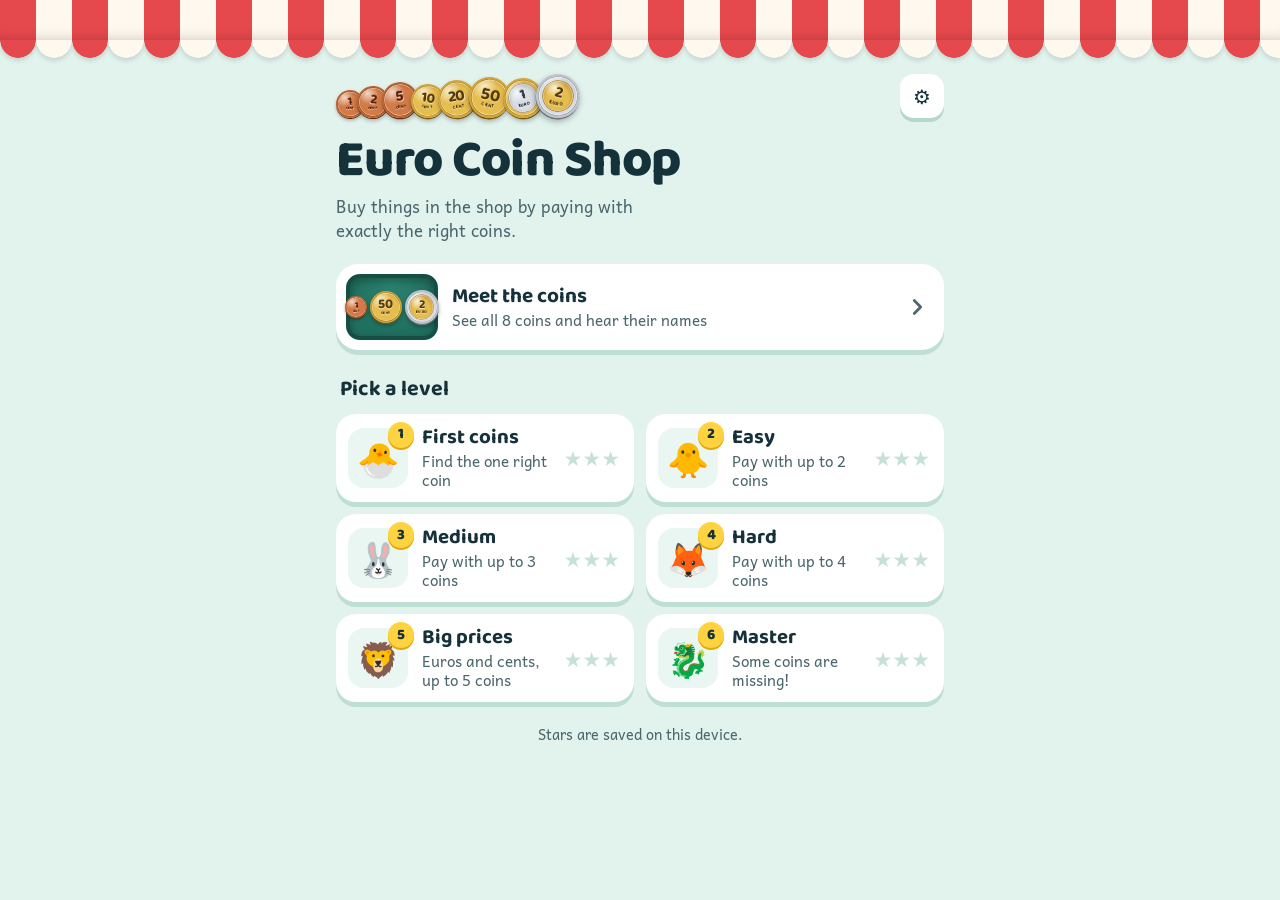
<file: euro.html>
<!doctype html>
<html lang="en">
<head>
<meta charset="utf-8">
<meta name="viewport" content="width=device-width, initial-scale=1, viewport-fit=cover">
<title>Euro Coin Shop</title>
<link rel="preconnect" href="https://fonts.googleapis.com">
<link rel="preconnect" href="https://fonts.gstatic.com" crossorigin>
<link rel="stylesheet" href="https://fonts.googleapis.com/css2?family=Andika:wght@400;700&family=Baloo+2:wght@500;600;700;800&display=swap">
<style>
/* ---------- colour tokens ---------- */
:root{
  --bg:#e2f3ee;--surface:#ffffff;--surface-2:#eaf6f2;
  --ink:#15313a;--ink-soft:#4a676d;--line:#bddfd5;
  --felt:#20705f;--felt-hi:#2c8572;--felt-edge:#154f43;--felt-ink:#e6f8f1;--slot:rgba(230,248,241,.45);--pill:rgba(0,0,0,.2);
  --sticker:#ffd23f;--sticker-edge:#e0a90b;--sticker-ink:#15313a;
  --purse:#ffe3e8;--purse-edge:#f0a6b5;--purse-ink:#862a42;--frame:#a9b2bb;--frame-hi:#f2f5f7;
  --awning:#e5484d;--awning-2:#fff8ee;
  --pay:#ffc531;--pay-edge:#d09300;--pay-ink:#15313a;
  --ghost:#ffffff;--ghost-edge:#b3d8cd;
  --bad:#bd2c35;--bad-bg:#ffe0e2;--good:#10724b;--good-bg:#d2f0e1;--hint:#744d00;--hint-bg:#fff0c2;
  --star:#ffb703;--star-off:#c6e1d9;--dot:#c2ddd5;--dot-ok:#ff9f1c;
  --focus:#1d6fe0;--scrim:rgba(10,30,35,.5);
  --display:"Baloo 2","Arial Rounded MT Bold",ui-rounded,system-ui,-apple-system,"Segoe UI",Roboto,sans-serif;
  --text:"Andika","Trebuchet MS",system-ui,-apple-system,"Segoe UI",Roboto,sans-serif;
  color-scheme:light;
}
@media (prefers-color-scheme:dark){
  :root:not([data-theme="light"]){
    --bg:#0e2227;--surface:#17333a;--surface-2:#1e3e46;
    --ink:#e6f5f1;--ink-soft:#9dbdc0;--line:#09171b;
    --felt:#1c5e51;--felt-hi:#256d5e;--felt-edge:#0f3b33;--felt-ink:#e6f8f1;--slot:rgba(230,248,241,.36);--pill:rgba(0,0,0,.3);
    --sticker:#ffd23f;--sticker-edge:#c99507;--sticker-ink:#15313a;
    --purse:#3a2230;--purse-edge:#6d3a51;--purse-ink:#ffc2cf;--frame:#7f8a94;--frame-hi:#d3dae0;
    --awning:#d9434a;--awning-2:#eadfcf;
    --pay:#ffc531;--pay-edge:#b07c00;--pay-ink:#15313a;
    --ghost:#21434c;--ghost-edge:#09171b;
    --bad:#ff8a8f;--bad-bg:#3f1f27;--good:#6fe2a8;--good-bg:#133b2f;--hint:#ffd670;--hint-bg:#3a3220;
    --star:#ffc93c;--star-off:#2b4a51;--dot:#2b4a51;--dot-ok:#ff9f1c;
    --focus:#7fc1ff;--scrim:rgba(0,0,0,.62);
    color-scheme:dark;
  }
}
:root[data-theme="dark"]{
  --bg:#0e2227;--surface:#17333a;--surface-2:#1e3e46;
  --ink:#e6f5f1;--ink-soft:#9dbdc0;--line:#09171b;
  --felt:#1c5e51;--felt-hi:#256d5e;--felt-edge:#0f3b33;--felt-ink:#e6f8f1;--slot:rgba(230,248,241,.36);--pill:rgba(0,0,0,.3);
  --sticker:#ffd23f;--sticker-edge:#c99507;--sticker-ink:#15313a;
  --purse:#3a2230;--purse-edge:#6d3a51;--purse-ink:#ffc2cf;--frame:#7f8a94;--frame-hi:#d3dae0;
  --awning:#d9434a;--awning-2:#eadfcf;
  --pay:#ffc531;--pay-edge:#b07c00;--pay-ink:#15313a;
  --ghost:#21434c;--ghost-edge:#09171b;
  --bad:#ff8a8f;--bad-bg:#3f1f27;--good:#6fe2a8;--good-bg:#133b2f;--hint:#ffd670;--hint-bg:#3a3220;
  --star:#ffc93c;--star-off:#2b4a51;--dot:#2b4a51;--dot-ok:#ff9f1c;
  --focus:#7fc1ff;--scrim:rgba(0,0,0,.62);
  color-scheme:dark;
}

/* ---------- base ---------- */
*,*::before,*::after{box-sizing:border-box}
html{height:100%;background:var(--bg);scroll-padding-top:env(safe-area-inset-top,0px);-webkit-text-size-adjust:100%;text-size-adjust:100%}
:root{box-sizing:border-box;padding-top:env(safe-area-inset-top,0px);padding-bottom:env(safe-area-inset-bottom,0px)}
body{margin:0;height:100%;overflow:hidden;background:var(--bg);color:var(--ink);font-family:var(--text);font-size:17px;line-height:1.4;-webkit-font-smoothing:antialiased;-webkit-tap-highlight-color:transparent}
button{font:inherit;color:inherit;touch-action:manipulation;-webkit-user-select:none;user-select:none}
:focus-visible{outline:3px solid var(--focus);outline-offset:3px}
[hidden]{display:none!important}
h1,h2,h3{font-family:var(--display);font-weight:700;line-height:1.1;margin:0}
#app{height:100%}
.screen{display:none;height:100%;flex-direction:column}
.screen.active{display:flex}
.scroll{flex:1 1 auto;min-height:0;overflow-y:auto;overflow-x:hidden;-webkit-overflow-scrolling:touch;overscroll-behavior:contain}
.wrap{width:100%;max-width:640px;margin-left:auto;margin-right:auto;padding-left:16px;padding-right:16px}

/* ---------- coins (drawn at true relative size: --r = diameter / €2 diameter) ---------- */
.coin{
  --d:calc(var(--coin-max,64px) * var(--r,1));
  position:relative;flex:none;display:inline-grid;place-items:center;
  width:var(--d);height:var(--d);border-radius:50%;
  background:
    radial-gradient(circle at 31% 25%,rgba(255,255,255,.7) 0,rgba(255,255,255,0) 33%),
    radial-gradient(circle at 50% 56%,var(--m-base) 0 50%,var(--m-lo) 100%);
  box-shadow:
    inset 0 0 0 calc(var(--d)*.05) var(--m-rim),
    inset 0 0 0 calc(var(--d)*.064) var(--m-lo),
    inset 0 0 0 calc(var(--d)*.078) var(--m-hi),
    0 calc(var(--d)*.035) 0 var(--m-edge),
    0 calc(var(--d)*.08) calc(var(--d)*.14) rgba(0,0,0,.3);
  color:var(--m-ink);font-family:var(--display);
}
.core{position:absolute;inset:15.5%;border-radius:50%;
  background:radial-gradient(circle at 32% 26%,rgba(255,255,255,.8) 0,rgba(255,255,255,0) 35%),radial-gradient(circle at 50% 56%,var(--k-base) 0 48%,var(--k-lo) 100%);
  box-shadow:0 0 0 calc(var(--d)*.016) var(--k-lo),inset 0 0 0 calc(var(--d)*.02) rgba(255,255,255,.35)}
.coin-label{position:relative;display:flex;flex-direction:column;align-items:center;line-height:.82;text-shadow:0 1px 0 rgba(255,255,255,.55),0 -1px 0 rgba(0,0,0,.14);pointer-events:none}
.coin-label b{font-size:calc(var(--d)*.42);font-weight:700;letter-spacing:-.02em}
.coin-label i{font-style:normal;font-size:calc(var(--d)*.115);font-weight:700;letter-spacing:.08em;text-transform:uppercase;margin-top:calc(var(--d)*.05)}
.m-one .coin-label,.m-two .coin-label{color:var(--k-ink)}
.m-one .coin-label b,.m-two .coin-label b{font-size:calc(var(--d)*.36)}
.m-copper{--m-hi:#ffd9bf;--m-base:#d27b48;--m-lo:#93441c;--m-rim:#bc6533;--m-edge:#6e2d0c;--m-ink:#5a2108}
.m-gold,.m-one{--m-hi:#fff3c2;--m-base:#e6bd4f;--m-lo:#a67a1b;--m-rim:#d2a63a;--m-edge:#7b560b;--m-ink:#553a04}
.m-two{--m-hi:#ffffff;--m-base:#d8dce2;--m-lo:#929aa5;--m-rim:#c1c6ce;--m-edge:#6b737e;--m-ink:#353b43}
.m-one{--k-base:#dadde3;--k-lo:#949ba6;--k-ink:#343a42}
.m-two{--k-base:#e6bd4f;--k-lo:#a67a1b;--k-ink:#553a04}

/* felt coin tray, used for the counter and coin displays */
.felt{background:radial-gradient(ellipse at 50% 0%,var(--felt-hi),var(--felt) 70%);border:5px solid var(--felt-edge);border-radius:20px;box-shadow:inset 0 3px 10px rgba(0,0,0,.3);color:var(--felt-ink)}

/* ---------- buttons ---------- */
.btn{display:inline-flex;align-items:center;justify-content:center;gap:8px;border:0;border-radius:18px;padding:12px 14px;font-family:var(--display);font-weight:700;font-size:1.15rem;line-height:1.1;cursor:pointer;white-space:nowrap;transition:transform .08s ease,box-shadow .08s ease,opacity .2s}
.btn-pay{background:var(--pay);color:var(--pay-ink);box-shadow:0 5px 0 var(--pay-edge)}
.btn-ghost{background:var(--ghost);color:var(--ink);box-shadow:0 5px 0 var(--ghost-edge)}
.btn-pay:not(:disabled):active{transform:translateY(4px);box-shadow:0 1px 0 var(--pay-edge)}
.btn-ghost:not(:disabled):active{transform:translateY(4px);box-shadow:0 1px 0 var(--ghost-edge)}
.btn:disabled{opacity:.45;cursor:default}
.btn-wide{width:100%;font-size:1.3rem;padding:15px 20px}
.icon-btn{flex:none;width:44px;height:44px;display:grid;place-items:center;border:0;border-radius:14px;background:var(--ghost);color:var(--ink);box-shadow:0 4px 0 var(--ghost-edge);font-size:20px;line-height:1;cursor:pointer;transition:transform .08s,box-shadow .08s}
.icon-btn:active{transform:translateY(3px);box-shadow:0 1px 0 var(--ghost-edge)}
.icon-btn svg{width:22px;height:22px}

/* ---------- top bar ---------- */
.topbar{flex:none;display:flex;align-items:center;gap:10px;width:100%;max-width:640px;margin:0 auto;padding:10px 14px 6px}
.bar-title{flex:1;min-width:0;font-family:var(--display);font-weight:700;font-size:1.2rem;white-space:nowrap;overflow:hidden;text-overflow:ellipsis}
.dots{flex:none;display:flex;gap:5px}
.dot{width:10px;height:10px;border-radius:50%;background:var(--dot);transition:background .3s}
.dot.cur{background:var(--surface);box-shadow:0 0 0 3px var(--ink)}
.dot.ok{background:var(--dot-ok)}
.dot.perfect{background:var(--good)}

/* ---------- home ---------- */
.awning{position:relative;flex:none;height:40px;background:repeating-linear-gradient(90deg,var(--awning) 0 36px,var(--awning-2) 36px 72px);box-shadow:inset 0 -12px 14px -12px rgba(0,0,0,.2)}
.awning::after{content:"";position:absolute;left:0;right:0;top:100%;height:18px;background:radial-gradient(circle at 18px 0,var(--awning) 17.5px,transparent 18px) 0 0/72px 18px repeat-x,radial-gradient(circle at 54px 0,var(--awning-2) 17.5px,transparent 18px) 0 0/72px 18px repeat-x;filter:drop-shadow(0 3px 2px rgba(0,0,0,.12))}
.home{padding-top:34px;padding-bottom:28px}
.home-head{display:flex;align-items:flex-start;justify-content:space-between;gap:12px}
.brand-coins{--coin-max:44px;display:flex;align-items:flex-end;margin-bottom:14px}
.brand-coins .coin{margin-right:-7px;transform:rotate(var(--rot,0deg))}
.brand h1{font-size:clamp(36px,10vw,52px);font-weight:800;letter-spacing:-.01em}
.sub{margin:6px 0 0;color:var(--ink-soft);font-size:1.05rem;max-width:34ch}
.meet{margin-top:22px;width:100%;display:flex;align-items:center;gap:14px;border:0;border-radius:22px;padding:10px 16px 10px 10px;background:var(--surface);box-shadow:0 5px 0 var(--line);text-align:left;cursor:pointer;transition:transform .08s,box-shadow .08s}
.meet:active{transform:translateY(3px);box-shadow:0 2px 0 var(--line)}
.meet-tile{--coin-max:34px;flex:none;width:92px;height:66px;display:flex;align-items:center;justify-content:center;gap:3px;border-width:4px;border-radius:14px}
.meet-text{flex:1;min-width:0;display:flex;flex-direction:column}
.meet-text b{font-family:var(--display);font-size:1.3rem;font-weight:700;line-height:1.15}
.meet-text small{font-size:.95rem;color:var(--ink-soft)}
.chev{flex:none;width:22px;height:22px;color:var(--ink-soft)}
.section-title{margin:28px 4px 12px;font-size:1.35rem}
.levels{display:grid;gap:12px}
@media (min-width:600px){.levels{grid-template-columns:1fr 1fr}}
.level{display:flex;align-items:center;gap:14px;width:100%;border:0;border-radius:20px;padding:12px 14px 12px 12px;background:var(--surface);box-shadow:0 5px 0 var(--line);text-align:left;cursor:pointer;transition:transform .08s,box-shadow .08s}
.level:active{transform:translateY(3px);box-shadow:0 2px 0 var(--line)}
.lv-tile{position:relative;flex:none;width:60px;height:60px;border-radius:16px;background:var(--surface-2);display:grid;place-items:center;font-size:34px;line-height:1}
.lv-num{position:absolute;right:-6px;top:-6px;width:26px;height:26px;border-radius:50%;background:var(--sticker);color:var(--sticker-ink);font-family:var(--display);font-weight:800;font-size:15px;line-height:1;display:grid;place-items:center;box-shadow:0 2px 0 var(--sticker-edge)}
.lv-text{flex:1;min-width:0;display:flex;flex-direction:column;gap:1px}
.lv-name{font-family:var(--display);font-weight:700;font-size:1.28rem;line-height:1.15}
.lv-desc{font-size:.95rem;color:var(--ink-soft);line-height:1.3}
.lv-stars{flex:none;display:flex;font-size:21px;line-height:1;color:var(--star-off)}
.lv-stars .on{color:var(--star)}
.foot{margin:22px 0 0;text-align:center;color:var(--ink-soft);font-size:.9rem}

/* ---------- meet the coins ---------- */
.learn{padding-top:8px;padding-bottom:28px;display:grid;gap:16px}
.learn-card{background:var(--surface);border-radius:22px;padding:14px;box-shadow:0 5px 0 var(--line)}
.learn-card h3{font-size:1.35rem}
.learn-card p{margin:4px 2px 12px;color:var(--ink-soft)}
.learn-card p.after{margin:12px 2px 0}
.learn-row{--coin-max:clamp(64px,21vw,108px);display:flex;justify-content:center;align-items:flex-end;flex-wrap:wrap;gap:6px 10px;padding:16px 6px 10px}
.learn-coin{display:flex;flex-direction:column;align-items:center;gap:8px;border:0;background:none;padding:4px;border-radius:14px;cursor:pointer;color:var(--felt-ink);perspective:500px}
.learn-coin .name{font-family:var(--display);font-weight:600;font-size:1.08rem}
.learn-coin.spin .coin{animation:spin .7s ease-in-out}
.equation{--coin-max:60px;display:flex;align-items:center;justify-content:center;gap:10px;padding:14px 8px;font-family:var(--display);font-size:1.8rem;font-weight:700}

/* ---------- play ---------- */
.stage{display:flex;flex-direction:column;gap:7px;width:100%;max-width:640px;margin:0 auto;padding:2px 14px 8px}
.stage>*{margin-top:auto;margin-bottom:auto;flex:none}
.price-card{display:flex;align-items:center;justify-content:center;gap:14px;padding-top:4px}
.item{font-size:clamp(52px,10vh,92px);line-height:1;filter:drop-shadow(0 6px 6px rgba(0,0,0,.18))}
.tag{position:relative;min-width:0;background:var(--sticker);color:var(--sticker-ink);border-radius:18px;padding:8px 12px 8px 34px;box-shadow:0 5px 0 var(--sticker-edge);transform:rotate(-2.5deg)}
.tag::before{content:"";position:absolute;left:11px;top:50%;width:13px;height:13px;margin-top:-6.5px;border-radius:50%;background:var(--bg);box-shadow:inset 0 2px 2px rgba(0,0,0,.2)}
.price-row{display:flex;align-items:center;gap:10px}
.price{font-family:var(--display);font-size:clamp(34px,min(7.5vh,12vw),62px);font-weight:800;line-height:1;white-space:nowrap;padding-top:.08em}
.speak{flex:none;width:40px;height:40px;display:grid;place-items:center;border:0;border-radius:50%;background:rgba(255,255,255,.6);font-size:18px;cursor:pointer}
.price-words{margin-top:2px;font-size:clamp(.85rem,3.9vw,1rem);font-weight:700;white-space:nowrap}
.task{margin:0;text-align:center;font-size:1.08rem;text-wrap:balance}
.counter{padding:8px 10px 12px}
.counter-head{display:flex;align-items:center;justify-content:space-between;gap:8px;margin:0 4px 8px;font-family:var(--display);font-weight:600;font-size:1.02rem}
.total{background:var(--pill);padding:1px 12px;border-radius:99px;font-variant-numeric:tabular-nums}
.slots{--coin-max:clamp(46px,min(15vw,8.5vh),70px);--cols:4;display:grid;grid-template-columns:repeat(var(--cols),auto);justify-content:center;gap:10px}
.slots[data-cap="1"]{--cols:1}
.slots[data-cap="2"]{--cols:2}
.slots[data-cap="3"]{--cols:3}
.slots[data-cap="5"]{--cols:5;--coin-max:clamp(34px,calc((min(100vw,640px) - 130px) / 5),62px);gap:8px}
.slots[data-cap="6"]{--cols:6;--coin-max:clamp(30px,calc((min(100vw,640px) - 136px) / 6),58px);gap:6px}
.slot{width:calc(var(--coin-max) + 8px);height:calc(var(--coin-max) + 8px);display:grid;place-items:center;padding:0;border-radius:50%;border:3px dashed var(--slot);background:none}
.slot.filled{border-color:transparent;cursor:pointer}
.feedback{min-height:2.9em;display:flex;align-items:center;justify-content:center;text-align:center;font-weight:700;font-size:1.03rem;line-height:1.25;border-radius:16px;padding:6px 12px;color:var(--ink-soft)}
.feedback.bad{background:var(--bad-bg);color:var(--bad)}
.feedback.good{background:var(--good-bg);color:var(--good)}
.feedback.hint{background:var(--hint-bg);color:var(--hint)}
.purse-wrap{padding-top:18px}
.purse{position:relative;background:var(--purse);border:3px solid var(--purse-edge);border-radius:16px 16px 30px 30px;padding:14px 8px 12px}
.purse::before{content:"";position:absolute;left:14%;right:14%;top:-9px;height:11px;border-radius:8px;background:linear-gradient(var(--frame-hi),var(--frame));box-shadow:0 2px 0 rgba(0,0,0,.12)}
.purse::after{content:"";position:absolute;left:50%;top:-19px;width:30px;height:16px;margin-left:-15px;background:radial-gradient(circle at 8px 9px,var(--frame-hi) 0 2.5px,var(--frame) 4px 6.5px,transparent 7px),radial-gradient(circle at 22px 9px,var(--frame-hi) 0 2.5px,var(--frame) 4px 6.5px,transparent 7px)}
.purse-grid{--coin-max:clamp(52px,min(19vw,10.5vh),92px);display:grid;grid-template-columns:repeat(4,1fr);gap:8px 4px;place-items:center}
.coin-btn{position:relative;display:grid;place-items:center;padding:0;border:0;border-radius:50%;background:none;cursor:pointer;transition:transform .12s}
.coin-btn:not(:disabled):active{transform:scale(.9)}
@media (hover:hover){.coin-btn:not(:disabled):hover{transform:translateY(-3px) rotate(-5deg)}}
.coin-btn:disabled{cursor:not-allowed}
.coin-btn:disabled .coin{filter:grayscale(1);opacity:.35}
.coin-btn:disabled::after{content:"";position:absolute;left:4%;right:4%;top:50%;height:5px;margin-top:-2.5px;border-radius:3px;background:var(--bad);transform:rotate(-35deg)}
.actions{flex:none;display:grid;grid-template-columns:1fr 1fr 1.45fr;gap:10px;width:100%;max-width:640px;margin:0 auto;padding:8px 14px 14px}
.actions .btn-pay{font-size:1.35rem}
@supports (height:1svh){
  .item{font-size:clamp(52px,10svh,92px)}
  .price{font-size:clamp(34px,min(7.5svh,12vw),62px)}
  .slots{--coin-max:clamp(46px,min(15vw,8.5svh),70px)}
  .purse-grid{--coin-max:clamp(52px,min(19vw,10.5svh),92px)}
}

@media (max-height:620px){
  .topbar{padding-top:6px;padding-bottom:2px}
  .icon-btn{width:40px;height:40px;border-radius:12px}
  .stage{gap:5px}
  .item{font-size:44px}
  .price{font-size:34px}
  .tag{padding:6px 10px 6px 30px}
  .tag::before{left:10px}
  .speak{width:34px;height:34px;font-size:16px}
  .task{font-size:.98rem}
  .counter{padding:6px 8px 8px}
  .counter-head{margin-bottom:4px;font-size:.92rem}
  .feedback{min-height:2.5em;font-size:.95rem;padding:4px 10px}
  .purse-wrap{padding-top:14px}
  .purse{padding:8px 6px}
  .actions{padding-top:6px;padding-bottom:10px}
  .actions .btn{padding:10px 12px}
}

/* ---------- overlays ---------- */
.overlay{position:fixed;inset:0;z-index:50;display:grid;place-items:center;padding:calc(16px + env(safe-area-inset-top,0px)) 16px calc(16px + env(safe-area-inset-bottom,0px));background:var(--scrim);-webkit-backdrop-filter:blur(3px);backdrop-filter:blur(3px)}
.card{width:100%;max-width:420px;max-height:100%;overflow:auto;background:var(--surface);border-radius:28px;padding:22px 20px 20px;text-align:center;box-shadow:0 24px 60px rgba(0,0,0,.3);animation:rise .38s cubic-bezier(.2,1.3,.4,1)}
.win-emoji{font-size:74px;line-height:1;animation:bounce .7s cubic-bezier(.3,1.6,.5,1)}
.card h2{margin:8px 0 2px;font-size:2rem}
.win-text{margin:0 0 14px;color:var(--ink-soft);font-size:1.1rem}
.win-coins{--coin-max:46px;display:flex;flex-wrap:wrap;align-items:center;justify-content:center;gap:6px;padding:10px;margin-bottom:14px;border-width:4px;border-radius:16px}
.op{font-family:var(--display);font-weight:700;font-size:1.3rem;opacity:.85}
.sum{font-family:var(--display);font-weight:800;font-size:1.45rem}
.win-tip{margin:0 0 16px;padding:10px;border-radius:16px;background:var(--hint-bg);color:var(--hint);font-weight:700;display:flex;flex-direction:column;align-items:center;gap:8px}
.tip-coins{--coin-max:38px;display:flex;align-items:center;gap:4px}
.sheet{text-align:left}
.sheet h2{text-align:center;margin:0 0 4px;font-size:1.6rem}
.set-row{display:flex;align-items:center;justify-content:space-between;gap:12px;padding:12px 0;border-bottom:2px solid var(--surface-2);font-weight:700}
.set-row.stack{flex-direction:column;align-items:stretch;gap:8px}
.switch{flex:none;position:relative;width:54px;height:32px;border:0;border-radius:99px;background:var(--star-off);cursor:pointer;transition:background .2s}
.switch::after{content:"";position:absolute;top:3px;left:3px;width:26px;height:26px;border-radius:50%;background:#fff;box-shadow:0 1px 3px rgba(0,0,0,.3);transition:transform .2s}
.switch[aria-checked="true"]{background:var(--good)}
.switch[aria-checked="true"]::after{transform:translateX(22px)}
.seg{display:grid;grid-template-columns:1fr 1fr;gap:4px;padding:4px;border-radius:14px;background:var(--surface-2)}
.seg button{border:0;background:none;padding:8px 6px;border-radius:10px;cursor:pointer;font-family:var(--display);font-weight:600;font-size:1.05rem}
.seg button[aria-pressed="true"]{background:var(--surface);box-shadow:0 2px 0 var(--line)}
.set-note{margin:14px 0;color:var(--ink-soft);font-size:.95rem}
.set-actions{display:flex;gap:10px}
.set-actions .btn{flex:1;font-size:1.05rem;padding:12px}

/* ---------- level complete ---------- */
.done{min-height:100%;display:flex;flex-direction:column;align-items:center;justify-content:center;gap:6px;padding-top:24px;padding-bottom:24px;text-align:center}
.done-emoji{font-size:88px;line-height:1;animation:bounce .8s cubic-bezier(.3,1.6,.5,1)}
.done-title{margin-top:6px;font-size:2.1rem}
.stars{display:flex;gap:6px;margin:6px 0;font-size:58px;line-height:1}
.star{color:var(--star-off)}
.star.on{color:var(--star);animation:starpop .55s cubic-bezier(.2,1.6,.4,1) both;animation-delay:calc(var(--i) * .22s)}
.done-text{margin:0 0 16px;max-width:30ch;color:var(--ink-soft);font-size:1.12rem;text-wrap:balance}
.done-actions{display:grid;gap:14px;width:100%;max-width:340px}

/* ---------- motion ---------- */
.slot.pop .coin{animation:pop .38s cubic-bezier(.2,1.5,.4,1)}
.shake{animation:shake .42s}
.bounce{animation:bounce .55s cubic-bezier(.3,1.6,.5,1)}
.wiggle{animation:wiggle .5s ease-in-out 3}
.glow{outline:4px solid var(--star)!important;outline-offset:4px;animation:glow 1s ease-in-out 3}
.confetti{position:fixed;inset:0;z-index:60;pointer-events:none;overflow:hidden}
.confetti i{position:absolute;left:50%;top:42%;border-radius:3px;background:var(--c);animation:fly 1.5s cubic-bezier(.15,.7,.35,1) both}
@keyframes pop{0%{transform:translateY(-44px) scale(.4);opacity:0}100%{transform:none;opacity:1}}
@keyframes shake{0%,100%{transform:translateX(0)}20%{transform:translateX(-8px)}40%{transform:translateX(7px)}60%{transform:translateX(-5px)}80%{transform:translateX(3px)}}
@keyframes bounce{0%{transform:scale(.5) rotate(-10deg);opacity:.2}100%{transform:none;opacity:1}}
@keyframes wiggle{0%,100%{transform:rotate(0)}25%{transform:rotate(-12deg)}75%{transform:rotate(12deg)}}
@keyframes glow{0%,100%{transform:scale(1)}50%{transform:scale(1.12)}}
@keyframes rise{from{transform:translateY(30px) scale(.94);opacity:0}to{transform:none;opacity:1}}
@keyframes spin{from{transform:rotateY(0)}to{transform:rotateY(360deg)}}
@keyframes starpop{from{transform:scale(0) rotate(-40deg);opacity:0}to{transform:none;opacity:1}}
@keyframes fly{0%{transform:translate(-50%,-50%) rotate(0);opacity:1}40%{transform:translate(calc(-50% + var(--x) * .7),calc(-50% + var(--y1))) rotate(calc(var(--rot) * .5));opacity:1}100%{transform:translate(calc(-50% + var(--x)),calc(-50% + var(--y2))) rotate(var(--rot));opacity:0}}
@media (prefers-reduced-motion:reduce){
  *,*::before,*::after{animation-duration:.01ms!important;animation-iteration-count:1!important;transition-duration:.01ms!important}
}
</style>
</head>
<body>
<div id="app">

  <!-- HOME -->
  <section class="screen active" id="home" aria-label="Pick a level">
    <div class="scroll">
      <div class="awning" aria-hidden="true"></div>
      <div class="wrap home">
        <header class="home-head">
          <div class="brand">
            <div class="brand-coins" id="brandCoins" aria-hidden="true"></div>
            <h1>Euro Coin Shop</h1>
            <p class="sub">Buy things in the shop by paying with exactly the right coins.</p>
          </div>
          <button type="button" class="icon-btn" data-settings aria-label="Settings for grown-ups">⚙️</button>
        </header>

        <button type="button" class="meet" id="meetBtn">
          <span class="meet-tile felt" id="meetTile" aria-hidden="true"></span>
          <span class="meet-text"><b>Meet the coins</b><small>See all 8 coins and hear their names</small></span>
          <svg class="chev" viewBox="0 0 24 24" aria-hidden="true"><path d="M9 5l7 7-7 7" fill="none" stroke="currentColor" stroke-width="3" stroke-linecap="round" stroke-linejoin="round"/></svg>
        </button>

        <h2 class="section-title">Pick a level</h2>
        <div class="levels" id="levels"></div>
        <p class="foot">Stars are saved on this device.</p>
      </div>
    </div>
  </section>

  <!-- MEET THE COINS -->
  <section class="screen" id="learn" aria-label="Meet the coins">
    <header class="topbar">
      <button type="button" class="icon-btn" data-go="home" aria-label="Back to levels"><svg viewBox="0 0 24 24" aria-hidden="true"><path d="M15 5l-7 7 7 7" fill="none" stroke="currentColor" stroke-width="3" stroke-linecap="round" stroke-linejoin="round"/></svg></button>
      <div class="bar-title">Meet the coins</div>
    </header>
    <div class="scroll">
      <div class="wrap learn" id="learnBody"></div>
    </div>
  </section>

  <!-- PLAY -->
  <section class="screen" id="play" aria-label="Shop">
    <header class="topbar">
      <button type="button" class="icon-btn" data-go="home" aria-label="Back to levels"><svg viewBox="0 0 24 24" aria-hidden="true"><path d="M15 5l-7 7 7 7" fill="none" stroke="currentColor" stroke-width="3" stroke-linecap="round" stroke-linejoin="round"/></svg></button>
      <div class="bar-title"><span id="lvlEmoji" aria-hidden="true"></span> <span id="lvlName"></span></div>
      <div class="dots" id="dots" role="img"></div>
      <button type="button" class="icon-btn" data-settings aria-label="Settings for grown-ups">⚙️</button>
    </header>
    <div class="scroll stage">
      <div class="price-card">
        <div class="item" id="itemEmoji" aria-hidden="true"></div>
        <div class="tag">
          <div class="price-row">
            <span class="price" id="price"></span>
            <button type="button" class="speak" id="speakBtn" aria-label="Hear the price">🔊</button>
          </div>
          <div class="price-words" id="priceWords"></div>
        </div>
      </div>
      <p class="task" id="task"></p>
      <div class="counter felt" id="counter">
        <div class="counter-head"><span>On the counter</span><span class="total" id="total"></span></div>
        <div class="slots" id="slots"></div>
      </div>
      <div class="feedback" id="feedback" role="status" aria-live="polite"></div>
      <div class="purse-wrap">
        <div class="purse">
          <div class="purse-grid" id="purse"></div>
        </div>
      </div>
    </div>
    <footer class="actions">
      <button type="button" class="btn btn-ghost" id="clearBtn">Clear</button>
      <button type="button" class="btn btn-ghost" id="hintBtn">💡 Hint</button>
      <button type="button" class="btn btn-pay" id="payBtn">Pay</button>
    </footer>
  </section>

  <!-- LEVEL COMPLETE -->
  <section class="screen" id="done" aria-label="Level complete">
    <div class="scroll">
      <div class="wrap done">
        <div class="done-emoji" id="doneEmoji" aria-hidden="true"></div>
        <h2 class="done-title" id="doneTitle"></h2>
        <div class="stars" id="doneStars" role="img"></div>
        <p class="done-text" id="doneText"></p>
        <div class="done-actions">
          <button type="button" class="btn btn-pay btn-wide" id="nextLevelBtn">Next level</button>
          <button type="button" class="btn btn-ghost btn-wide" id="againBtn">Play again</button>
          <button type="button" class="btn btn-ghost btn-wide" data-go="home">All levels</button>
        </div>
      </div>
    </div>
  </section>
</div>

<!-- PAID! -->
<div class="overlay" id="win" hidden>
  <div class="card" role="dialog" aria-modal="true" aria-labelledby="winTitle">
    <div class="win-emoji" id="winEmoji" aria-hidden="true"></div>
    <h2 id="winTitle"></h2>
    <p class="win-text" id="winText"></p>
    <div class="win-coins felt" id="winCoins"></div>
    <p class="win-tip" id="winTip" hidden></p>
    <button type="button" class="btn btn-pay btn-wide" id="nextBtn">Next</button>
  </div>
</div>

<!-- SETTINGS -->
<div class="overlay" id="settings" hidden>
  <div class="card sheet" role="dialog" aria-modal="true" aria-labelledby="setTitle">
    <h2 id="setTitle">For grown-ups</h2>
    <div class="set-row"><span>Sound effects</span><button type="button" class="switch" role="switch" data-key="sound" aria-label="Sound effects"></button></div>
    <div class="set-row" id="voiceRow"><span>Read each price aloud</span><button type="button" class="switch" role="switch" data-key="voice" aria-label="Read each price aloud"></button></div>
    <div class="set-row"><span>Show the total on the counter</span><button type="button" class="switch" role="switch" data-key="total" aria-label="Show the total on the counter"></button></div>
    <div class="set-row stack"><span>How prices are written</span>
      <div class="seg"><button type="button" data-fmt="en">€2.75 and 75c</button><button type="button" data-fmt="eu">2,75 € and 0,75 €</button></div>
    </div>
    <p class="set-note">Coins are drawn at their real sizes compared with each other. Levels 1 to 4 use prices under €1 or whole euros. Level 5 mixes euros and cents. Level 6 takes some coins out of the purse, so your child has to find another way to pay. Turn the total off when they’re ready to add up in their head.</p>
    <div class="set-actions">
      <button type="button" class="btn btn-ghost" id="resetBtn">Reset stars</button>
      <button type="button" class="btn btn-pay" id="closeSettings">Done</button>
    </div>
  </div>
</div>

<script>
(function () {
  'use strict';

  const $ = (s, root) => (root || document).querySelector(s);
  const $$ = (s, root) => Array.from((root || document).querySelectorAll(s));

  /* ---------- the eight euro coins: value in cents, real diameter in mm ---------- */
  const COINS = [1, 2, 5, 10, 20, 50, 100, 200];
  const DIAM = { 1: 16.25, 2: 18.75, 5: 21.25, 10: 19.75, 20: 22.25, 50: 24.25, 100: 23.25, 200: 25.75 };
  const METAL = { 1: 'copper', 2: 'copper', 5: 'copper', 10: 'gold', 20: 'gold', 50: 'gold', 100: 'one', 200: 'two' };
  const ROUNDS = 5;

  /* ---------- stars and settings stay on this device ---------- */
  const store = {
    get(key, fallback) {
      try { const v = JSON.parse(localStorage.getItem(key)); return v && typeof v === 'object' ? v : fallback; }
      catch (e) { return fallback; }
    },
    set(key, value) {
      try { localStorage.setItem(key, JSON.stringify(value)); } catch (e) { /* no storage: the game still works */ }
    }
  };
  const settings = Object.assign({ sound: true, voice: false, total: true, fmt: 'en' }, store.get('ecs.settings', {}));
  let stars = store.get('ecs.stars', {});
  const saveSettings = () => store.set('ecs.settings', settings);

  /* ---------- helpers ---------- */
  const rand = n => Math.floor(Math.random() * n);
  const randInt = (a, b) => a + rand(b - a + 1);
  const pick = arr => arr[rand(arr.length)];
  const shuffle = arr => { for (let i = arr.length - 1; i > 0; i--) { const j = rand(i + 1); const t = arr[i]; arr[i] = arr[j]; arr[j] = t; } return arr; };
  const range = (a, b) => { const out = []; for (let i = a; i <= b; i++) out.push(i); return out; };
  const pad2 = n => (n < 10 ? '0' : '') + n;

  function fmt(cents) {
    const e = Math.floor(cents / 100), c = cents % 100;
    if (settings.fmt === 'eu') return (c === 0 && e > 0 ? String(e) : e + ',' + pad2(c)) + '\u00a0€';
    if (cents < 100) return cents + 'c';
    return '€' + e + (c ? '.' + pad2(c) : '');
  }
  function words(cents) {
    const e = Math.floor(cents / 100), c = cents % 100;
    const cw = c + (c === 1 ? ' cent' : ' cents');
    const ew = e + (e === 1 ? ' euro' : ' euros');
    if (!e) return cw;
    if (!c) return ew;
    return ew + ' and ' + cw;
  }
  const coinWord = v => (v < 100 ? v + ' cent' : v / 100 + ' euro');

  /* ---------- fewest coins that make an amount ---------- */
  function bestCombo(amount, avail) {
    if (amount < 0) return null;
    if (amount === 0) return [];
    const dp = new Array(amount + 1).fill(Infinity);
    const from = new Array(amount + 1).fill(0);
    dp[0] = 0;
    for (let a = 1; a <= amount; a++) {
      for (const c of avail) {
        if (c <= a && dp[a - c] + 1 < dp[a]) { dp[a] = dp[a - c] + 1; from[a] = c; }
      }
    }
    if (dp[amount] === Infinity) return null;
    const out = [];
    for (let a = amount; a > 0; a -= from[a]) out.push(from[a]);
    return out.sort((x, y) => y - x);
  }
  const MIN = (() => {
    const dp = [0];
    for (let a = 1; a <= 1000; a++) {
      let m = Infinity;
      for (const c of COINS) if (c <= a && dp[a - c] + 1 < m) m = dp[a - c] + 1;
      dp.push(m);
    }
    return dp;
  })();

  /* ---------- picking prices ---------- */
  function weightedSample(pool, n, weight) {
    const items = pool.map(a => ({ a, w: weight(a) })).filter(x => x.w > 0);
    const out = [];
    while (out.length < n && items.length) {
      let r = Math.random() * items.reduce((s, x) => s + x.w, 0);
      let i = 0;
      while (i < items.length - 1 && (r -= items[i].w) > 0) i++;
      out.push(items.splice(i, 1)[0].a);
    }
    return out;
  }
  const fromPool = (pool, weight) => weightedSample(pool, ROUNDS, weight).map(t => ({ target: t, missing: [] }));
  const roundish = (a, k) => (a % 5 === 0 ? k : 1); // shop prices ending in 0 or 5 come up more often

  function makeMaster() {
    const rounds = [], used = new Set();
    for (let guard = 0; rounds.length < ROUNDS && guard < 5000; guard++) {
      const missing = shuffle(COINS.slice()).slice(0, Math.random() < 0.6 ? 1 : 2).sort((a, b) => a - b);
      const avail = COINS.filter(c => !missing.includes(c));
      const t = Math.random() < 0.8 ? 5 * randInt(1, 80) : randInt(3, 400);
      if (used.has(t)) continue;
      const combo = bestCombo(t, avail);
      // the missing coin must matter, and a way to pay must fit in 6 coins
      if (!combo || combo.length < 3 || combo.length > 6 || combo.length <= MIN[t]) continue;
      used.add(t);
      rounds.push({ target: t, missing });
    }
    while (rounds.length < ROUNDS) rounds.push({ target: 40, missing: [20] });
    return rounds;
  }

  const LEVELS = [
    { id: 1, emoji: '🐣', name: 'First coins', desc: 'Find the one right coin', cap: 1,
      make: () => shuffle(COINS.slice()).slice(0, ROUNDS).map(t => ({ target: t, missing: [] })) },
    { id: 2, emoji: '🐥', name: 'Easy', desc: 'Pay with up to 2 coins', cap: 2,
      make: () => fromPool(range(1, 99).filter(a => MIN[a] <= 2).concat([100, 200, 300, 400]),
        a => roundish(a, 3) * (MIN[a] === 2 ? 1 : 0.35)) },
    { id: 3, emoji: '🐰', name: 'Medium', desc: 'Pay with up to 3 coins', cap: 3,
      make: () => fromPool(range(1, 99).filter(a => MIN[a] === 2 || MIN[a] === 3).concat([500, 600]),
        a => roundish(a, 3) * (MIN[a] === 3 ? 1 : 0.35)) },
    { id: 4, emoji: '🦊', name: 'Hard', desc: 'Pay with up to 4 coins', cap: 4,
      make: () => fromPool(range(1, 99).filter(a => MIN[a] === 3 || MIN[a] === 4).concat([700, 800]),
        a => roundish(a, 3) * (MIN[a] === 4 ? 1 : 0.35)) },
    { id: 5, emoji: '🦁', name: 'Big prices', desc: 'Euros and cents, up to 5 coins', cap: 5,
      make: () => fromPool(range(101, 499).filter(a => a % 100 !== 0 && MIN[a] >= 2 && MIN[a] <= 5),
        a => roundish(a, 5) * (MIN[a] === 2 ? 0.3 : 1)) },
    { id: 6, emoji: '🐉', name: 'Master', desc: 'Some coins are missing!', cap: 6, make: makeMaster }
  ];

  /* ---------- things to buy ---------- */
  const ITEMS = {
    tiny: [['🍭', 'lollipop'], ['🍓', 'strawberry'], ['✏️', 'pencil'], ['🖍️', 'crayon'], ['🎈', 'balloon'], ['🥚', 'egg'], ['📎', 'paper clip'], ['🌼', 'flower']],
    small: [['🍎', 'apple'], ['🍌', 'banana'], ['🍐', 'pear'], ['🍊', 'orange'], ['🥕', 'carrot'], ['🍪', 'cookie'], ['🥐', 'croissant'], ['🧁', 'cupcake'],
      ['🍩', 'doughnut'], ['🥨', 'pretzel'], ['🧃', 'juice box'], ['🍦', 'ice cream'], ['🍋', 'lemon'], ['🥒', 'cucumber']],
    big: [['🧸', 'teddy bear'], ['🚗', 'toy car'], ['⚽', 'ball'], ['📒', 'notebook'], ['🧩', 'puzzle'], ['🥁', 'toy drum'], ['🎨', 'paint set'],
      ['🍕', 'pizza'], ['🦖', 'toy dinosaur'], ['📕', 'book'], ['🚂', 'toy train'], ['🎁', 'present'], ['🍉', 'watermelon']]
  };
  function withItems(rounds) {
    const used = new Set();
    return rounds.map(r => {
      const tier = r.target < 20 ? ITEMS.tiny : r.target < 100 ? ITEMS.small : ITEMS.big;
      const fresh = tier.filter(it => !used.has(it[1]));
      const item = pick(fresh.length ? fresh : tier);
      used.add(item[1]);
      return Object.assign({}, r, { item });
    });
  }

  /* ---------- sound effects (made in the browser, no files) ---------- */
  let actx = null, master = null;
  function audio() {
    if (!settings.sound) return null;
    try {
      if (!actx) {
        const AC = window.AudioContext || window.webkitAudioContext;
        if (!AC) return null;
        actx = new AC();
        master = actx.createGain();
        master.gain.value = 0.5;
        master.connect(actx.destination);
      }
      if (actx.state === 'suspended') actx.resume();
      return actx;
    } catch (e) { return null; }
  }
  function tone(freq, at, dur, type, vol) {
    const c = audio();
    if (!c) return;
    try {
      const t = c.currentTime + (at || 0);
      const o = c.createOscillator(), g = c.createGain();
      o.type = type || 'sine';
      o.frequency.setValueAtTime(freq, t);
      g.gain.setValueAtTime(0.0001, t);
      g.gain.exponentialRampToValueAtTime(vol || 0.2, t + 0.012);
      g.gain.exponentialRampToValueAtTime(0.0001, t + dur);
      o.connect(g);
      g.connect(master);
      o.start(t);
      o.stop(t + dur + 0.03);
    } catch (e) { /* ignore audio hiccups */ }
  }
  const sfx = {
    coin(v) { const f = 2600 - (DIAM[v] - 16) * 90; tone(f, 0, 0.14, 'triangle', 0.22); tone(f * 1.48, 0.015, 0.1, 'sine', 0.1); },
    back() { tone(620, 0, 0.08, 'sine', 0.15); tone(460, 0.05, 0.09, 'sine', 0.12); },
    nope() { tone(300, 0, 0.16, 'triangle', 0.2); tone(225, 0.14, 0.22, 'triangle', 0.2); },
    win() { [523.25, 659.25, 783.99, 1046.5].forEach((f, i) => tone(f, i * 0.09, 0.28, 'triangle', 0.2)); },
    fanfare() { [523.25, 659.25, 783.99, 659.25, 783.99, 1046.5].forEach((f, i) => tone(f, i * 0.13, i === 5 ? 0.6 : 0.25, 'triangle', 0.2)); },
    tap() { tone(900, 0, 0.05, 'sine', 0.1); }
  };

  /* ---------- reading aloud ---------- */
  const canSpeak = 'speechSynthesis' in window && 'SpeechSynthesisUtterance' in window;
  let voice = null;
  function loadVoice() {
    try {
      const vs = window.speechSynthesis.getVoices() || [];
      voice = vs.find(v => /^en[-_]GB/i.test(v.lang)) || vs.find(v => /^en/i.test(v.lang)) || null;
    } catch (e) { voice = null; }
  }
  if (canSpeak) {
    loadVoice();
    try { window.speechSynthesis.addEventListener('voiceschanged', loadVoice); } catch (e) { /* older browsers */ }
  }
  function say(text) {
    if (!canSpeak) return;
    try {
      window.speechSynthesis.cancel();
      const u = new SpeechSynthesisUtterance(text);
      if (voice) { u.voice = voice; u.lang = voice.lang; } else u.lang = 'en-GB';
      u.rate = 0.9;
      u.pitch = 1.05;
      window.speechSynthesis.speak(u);
    } catch (e) { /* speech not available */ }
  }

  /* ---------- drawing a coin ---------- */
  function coinHTML(v, style) {
    const big = v >= 100;
    return '<span class="coin m-' + METAL[v] + '" style="--r:' + (DIAM[v] / 25.75).toFixed(3) + (style ? ';' + style : '') + '" aria-hidden="true">' +
      (big ? '<span class="core"></span>' : '') +
      '<span class="coin-label"><b>' + (big ? v / 100 : v) + '</b><i>' + (big ? 'euro' : 'cent') + '</i></span></span>';
  }

  /* ---------- elements ---------- */
  const E = {
    levels: $('#levels'), brand: $('#brandCoins'), meetTile: $('#meetTile'), learn: $('#learnBody'),
    lvlEmoji: $('#lvlEmoji'), lvlName: $('#lvlName'), dots: $('#dots'),
    item: $('#itemEmoji'), price: $('#price'), words: $('#priceWords'), speak: $('#speakBtn'), task: $('#task'),
    counter: $('#counter'), slots: $('#slots'), total: $('#total'), feedback: $('#feedback'), purse: $('#purse'),
    clear: $('#clearBtn'), hint: $('#hintBtn'), pay: $('#payBtn'), playScroll: $('#play .scroll'),
    win: $('#win'), winEmoji: $('#winEmoji'), winTitle: $('#winTitle'), winText: $('#winText'), winCoins: $('#winCoins'), winTip: $('#winTip'), next: $('#nextBtn'),
    doneEmoji: $('#doneEmoji'), doneTitle: $('#doneTitle'), doneStars: $('#doneStars'), doneText: $('#doneText'), nextLevel: $('#nextLevelBtn'), again: $('#againBtn'),
    settings: $('#settings'), reset: $('#resetBtn'), closeSettings: $('#closeSettings'), voiceRow: $('#voiceRow')
  };

  /* ---------- screens ---------- */
  let current = 'home';
  function show(id) {
    if (current === 'play' && id !== 'play' && canSpeak) { try { window.speechSynthesis.cancel(); } catch (e) { /* ignore */ } }
    current = id;
    $$('.screen').forEach(s => s.classList.toggle('active', s.id === id));
    const sc = $('#' + id + ' .scroll');
    if (sc) sc.scrollTop = 0;
    if (id === 'home') renderHome();
  }

  function renderHome() {
    E.levels.innerHTML = LEVELS.map(L => {
      const s = stars[L.id] || 0;
      return '<button type="button" class="level" data-level="' + L.id + '" aria-label="Level ' + L.id + ', ' + L.name + '. ' + L.desc + '. ' + s + ' of 3 stars.">' +
        '<span class="lv-tile" aria-hidden="true">' + L.emoji + '<span class="lv-num">' + L.id + '</span></span>' +
        '<span class="lv-text" aria-hidden="true"><span class="lv-name">' + L.name + '</span><span class="lv-desc">' + L.desc + '</span></span>' +
        '<span class="lv-stars" aria-hidden="true">' + [1, 2, 3].map(i => '<span' + (i <= s ? ' class="on"' : '') + '>★</span>').join('') + '</span>' +
        '</button>';
    }).join('');
  }

  function renderLearn() {
    const groups = [
      ['Copper coins', '1, 2 and 5 cents are reddish-brown.', [1, 2, 5]],
      ['Golden coins', '10, 20 and 50 cents are golden yellow.', [10, 20, 50]],
      ['Euro coins', 'These have two metals. The 1 euro coin is silver in the middle. The 2 euro coin is gold in the middle.', [100, 200]]
    ];
    let html = groups.map(g =>
      '<section class="learn-card"><h3>' + g[0] + '</h3><p>' + g[1] + '</p>' +
      '<div class="learn-row felt">' + g[2].map(v =>
        '<button type="button" class="learn-coin" data-v="' + v + '" aria-label="' + words(v) + '">' + coinHTML(v) + '<span class="name">' + words(v) + '</span></button>'
      ).join('') + '</div></section>'
    ).join('');
    html +=
      '<section class="learn-card"><h3>100 cents make 1 euro</h3>' +
      '<div class="equation felt" role="img" aria-label="50 cents plus 50 cents equals 1 euro">' + coinHTML(50) + '<span>+</span>' + coinHTML(50) + '<span>=</span>' + coinHTML(100) + '</div>' +
      '<p class="after">Look closely: the 10 cent coin is smaller than the 5 cent coin! Each euro country puts its own picture on the back of its coins, and you can spend them in any euro country.</p></section>' +
      '<button type="button" class="btn btn-pay btn-wide" id="learnPlay">Play level 1</button>';
    E.learn.innerHTML = html;
  }

  /* ---------- game state ---------- */
  const S = { level: null, rounds: [], idx: 0, tray: [], uid: 0, lastAdded: 0, mistakes: 0, hinted: false, solved: false, results: [] };
  const round = () => S.rounds[S.idx];
  const avail = () => COINS.filter(c => !round().missing.includes(c));
  const traySum = () => S.tray.reduce((s, c) => s + c.v, 0);

  function startLevel(id) {
    const L = LEVELS.find(l => l.id === id);
    if (!L) { show('home'); return; }
    S.level = L;
    S.rounds = withItems(L.make());
    S.idx = 0;
    S.results = [];
    E.lvlEmoji.textContent = L.emoji;
    E.lvlName.textContent = L.name;
    show('play');
    startRound();
  }

  function startRound() {
    S.tray = []; S.mistakes = 0; S.hinted = false; S.solved = false; S.lastAdded = 0;
    clearGlow();
    renderPurse();
    renderPlayText();
    renderSlots();
    renderDots();
    setFeedback(S.idx === 0 ? 'Tap the coins in your purse to pay.' : '', 'info');
    restartAnim(E.item, 'bounce');
    E.playScroll.scrollTop = 0;
    if (settings.voice) say('The ' + round().item[1] + ' costs ' + words(round().target) + '.');
  }

  function renderPlayText() {
    const r = round(), cap = S.level.cap;
    E.item.textContent = r.item[0];
    E.price.textContent = fmt(r.target);
    E.words.textContent = words(r.target);
    const limit = 'Use up to ' + cap + ' coins.';
    if (cap === 1) E.task.textContent = 'Which coin pays for the ' + r.item[1] + '?';
    else if (r.missing.length) E.task.textContent = 'No ' + r.missing.map(coinWord).join(' or ') + ' coins today! ' + limit;
    else E.task.textContent = 'Pay for the ' + r.item[1] + '. ' + limit;
  }

  function renderDots() {
    E.dots.innerHTML = S.rounds.map((_, i) => {
      const cls = i < S.results.length ? (S.results[i] ? 'perfect' : 'ok') : i === S.idx ? 'cur' : '';
      return '<span class="dot ' + cls + '"></span>';
    }).join('');
    E.dots.setAttribute('aria-label', 'Question ' + Math.min(S.idx + 1, S.rounds.length) + ' of ' + S.rounds.length);
  }

  function renderPurse() {
    const miss = round().missing;
    E.purse.innerHTML = COINS.map(v => {
      const m = miss.includes(v);
      return '<button type="button" class="coin-btn" data-v="' + v + '"' + (m ? ' disabled' : '') +
        ' aria-label="' + (m ? 'No ' + coinWord(v) + ' coins' : 'Add ' + words(v)) + '">' + coinHTML(v) + '</button>';
    }).join('');
  }

  function renderSlots() {
    if (!S.level) return;
    const cap = S.level.cap;
    const sorted = S.tray.slice().sort((a, b) => b.v - a.v || a.id - b.id);
    let html = '';
    for (let i = 0; i < cap; i++) {
      const c = sorted[i];
      html += c
        ? '<button type="button" class="slot filled' + (c.id === S.lastAdded ? ' pop' : '') + '" data-id="' + c.id + '" data-v="' + c.v + '" aria-label="Take back ' + words(c.v) + '">' + coinHTML(c.v) + '</button>'
        : '<span class="slot" aria-hidden="true"></span>';
    }
    E.slots.innerHTML = html;
    E.slots.dataset.cap = String(cap);
    S.lastAdded = 0;
    E.total.textContent = 'Total ' + fmt(traySum());
    E.total.hidden = !settings.total;
    E.pay.disabled = S.solved || !S.tray.length;
    E.clear.disabled = S.solved || !S.tray.length;
  }

  function setFeedback(msg, kind) {
    E.feedback.textContent = msg || '';
    E.feedback.className = 'feedback' + (msg && kind ? ' ' + kind : '');
  }
  function restartAnim(node, cls) {
    if (!node) return;
    node.classList.remove(cls);
    void node.offsetWidth;
    node.classList.add(cls);
  }
  let glowTimer = 0;
  function clearGlow() {
    clearTimeout(glowTimer);
    $$('.glow, .wiggle').forEach(n => n.classList.remove('glow', 'wiggle'));
  }
  function glow(node, cls) {
    clearGlow();
    if (!node) return;
    restartAnim(node, cls || 'glow');
    glowTimer = setTimeout(clearGlow, 3200);
  }
  const purseBtn = v => E.purse.querySelector('[data-v="' + v + '"]');

  /* ---------- actions ---------- */
  function addCoin(v) {
    if (S.solved || !S.level || round().missing.includes(v)) return;
    const cap = S.level.cap;
    if (S.tray.length >= cap) {
      if (cap === 1) S.tray = [];
      else {
        setFeedback('No more room! Tap a coin on the counter to take it back.', 'hint');
        restartAnim(E.counter, 'shake');
        sfx.nope();
        return;
      }
    }
    S.tray.push({ id: ++S.uid, v });
    S.lastAdded = S.uid;
    sfx.coin(v);
    clearGlow();
    setFeedback('', '');
    renderSlots();
  }

  function removeCoin(id) {
    if (S.solved) return;
    S.tray = S.tray.filter(c => c.id !== id);
    sfx.back();
    clearGlow();
    setFeedback('', '');
    renderSlots();
  }

  function clearTray() {
    if (S.solved || !S.tray.length) return;
    S.tray = [];
    sfx.back();
    clearGlow();
    setFeedback('', '');
    renderSlots();
  }

  function pay() {
    if (S.solved || !S.tray.length) return;
    const diff = round().target - traySum();
    if (diff === 0) { win(); return; }
    S.mistakes++;
    sfx.nope();
    restartAnim(E.counter, 'shake');
    const cap = S.level.cap, full = S.tray.length >= cap;
    let msg;
    if (cap === 1) msg = diff > 0 ? 'Not enough! Try a bigger coin.' : 'Too much! Try a smaller coin.';
    else if (diff > 0) {
      msg = S.mistakes === 1
        ? (full ? 'Not enough! Try swapping a coin for a bigger one.' : 'Not enough yet! Add more coins.')
        : 'You need ' + fmt(diff) + ' more.' + (full ? ' Swap a coin for a bigger one.' : '');
    } else {
      msg = S.mistakes === 1 ? 'Too much! Take a coin back.' : 'That’s ' + fmt(-diff) + ' too much. Take a coin back.';
    }
    setFeedback(msg, 'bad');
  }

  function hint() {
    if (S.solved || !S.level) return;
    const r = round(), cap = S.level.cap, av = avail();
    const rem = r.target - traySum(), left = cap - S.tray.length;
    S.hinted = true;
    if (rem === 0) { setFeedback('That’s exactly right! Press Pay.', 'good'); glow(E.pay); return; }
    if (cap === 1) { setFeedback('Look for this coin!', 'hint'); glow(purseBtn(r.target)); return; }
    if (rem > 0) {
      const combo = bestCombo(rem, av);
      if (combo && combo.length <= left) {
        setFeedback('Try a ' + coinWord(combo[0]) + ' coin!', 'hint');
        glow(purseBtn(combo[0]));
        return;
      }
    }
    // the coins on the counter can’t be finished: find one coin to take back
    const vals = Array.from(new Set(S.tray.map(c => c.v))).sort((a, b) => b - a);
    for (const v of vals) {
      const need = rem + v;
      const combo = need >= 0 ? bestCombo(need, av) : null;
      if (combo && combo.length <= left + 1) {
        setFeedback('Take back the ' + coinWord(v) + ' coin.', 'hint');
        glow(E.slots.querySelector('.slot.filled[data-v="' + v + '"]'), 'wiggle');
        return;
      }
    }
    setFeedback('Let’s start again. Press Clear.', 'hint');
    glow(E.clear);
  }

  const PRAISE = ['Great job!', 'Well done!', 'Super!', 'You did it!', 'Brilliant!', 'Perfect!', 'Hooray!'];
  function win() {
    const r = round();
    S.solved = true;
    S.results.push(S.mistakes === 0 && !S.hinted);
    clearGlow();
    renderDots();
    renderSlots();
    setFeedback('', '');
    sfx.win();
    confetti(false);
    const praise = pick(PRAISE);
    E.winEmoji.textContent = r.item[0];
    E.winTitle.textContent = praise;
    E.winText.textContent = 'You bought the ' + r.item[1] + '!';
    const used = S.tray.map(c => c.v).sort((a, b) => b - a);
    E.winCoins.innerHTML = used.map(v => coinHTML(v)).join('<span class="op">+</span>') + '<span class="op">=</span><span class="sum">' + fmt(r.target) + '</span>';
    E.winCoins.setAttribute('aria-label', used.map(words).join(' plus ') + ' makes ' + words(r.target));
    E.winCoins.setAttribute('role', 'img');
    const best = bestCombo(r.target, avail());
    if (best && best.length < used.length) {
      E.winTip.innerHTML = '<span>You could also pay with just ' + best.length + ' coin' + (best.length > 1 ? 's' : '') + ':</span><span class="tip-coins">' + best.map(v => coinHTML(v)).join('') + '</span>';
      E.winTip.hidden = false;
    } else {
      E.winTip.hidden = true;
    }
    E.next.textContent = S.idx >= S.rounds.length - 1 ? 'Finish' : 'Next';
    E.win.hidden = false;
    setTimeout(() => { try { E.next.focus({ preventScroll: true }); } catch (e) { E.next.focus(); } }, 60);
    if (settings.voice) say(praise + ' You bought the ' + r.item[1] + '!');
  }

  function nextRound() {
    E.win.hidden = true;
    if (S.idx >= S.rounds.length - 1) { finishLevel(); return; }
    S.idx++;
    startRound();
  }

  function finishLevel() {
    const L = S.level, perfect = S.results.filter(Boolean).length;
    const s = perfect >= ROUNDS ? 3 : perfect >= 3 ? 2 : 1;
    if (!(stars[L.id] >= s)) { stars[L.id] = s; store.set('ecs.stars', stars); }
    E.doneEmoji.textContent = s === 3 ? '🏆' : s === 2 ? '🎉' : '👏';
    E.doneTitle.textContent = 'Level ' + L.id + ' complete!';
    E.doneStars.innerHTML = [1, 2, 3].map(i => '<span class="star' + (i <= s ? ' on' : '') + '" style="--i:' + i + '">★</span>').join('');
    E.doneStars.setAttribute('aria-label', s + ' of 3 stars');
    E.doneText.textContent = perfect === ROUNDS
      ? 'All ' + ROUNDS + ' right on the first try. Amazing!'
      : perfect + ' of ' + ROUNDS + ' right on the first try. ' + (s === 1 ? 'Keep going, you’re learning fast!' : 'Great work!');
    const last = L.id >= LEVELS.length;
    E.nextLevel.hidden = last;
    E.again.classList.toggle('btn-pay', last);
    E.again.classList.toggle('btn-ghost', !last);
    show('done');
    sfx.fanfare();
    confetti(true);
    if (settings.voice) say('Level ' + L.id + ' complete! You got ' + s + ' star' + (s > 1 ? 's' : '') + '.');
  }

  /* ---------- confetti ---------- */
  const reduceMotion = window.matchMedia && window.matchMedia('(prefers-reduced-motion: reduce)').matches;
  function confetti(big) {
    if (reduceMotion) return;
    const box = document.createElement('div');
    box.className = 'confetti';
    box.setAttribute('aria-hidden', 'true');
    const colors = ['#ffd23f', '#e5484d', '#2c8572', '#ff9f1c', '#7fc1ff', '#f0a6b5', '#d27b48', '#d8dce2'];
    let html = '';
    const n = big ? 70 : 42;
    for (let i = 0; i < n; i++) {
      const x = ((Math.random() * 2 - 1) * 46).toFixed(1);
      const y1 = (-(12 + Math.random() * 28)).toFixed(1);
      const y2 = (30 + Math.random() * 40).toFixed(1);
      const rot = Math.round((Math.random() * 2 - 1) * 720);
      const w = 6 + rand(7), h = 8 + rand(9);
      html += '<i style="--x:' + x + 'vw;--y1:' + y1 + 'vh;--y2:' + y2 + 'vh;--rot:' + rot + 'deg;--c:' + pick(colors) +
        ';width:' + w + 'px;height:' + h + 'px;animation-delay:' + rand(120) + 'ms"></i>';
    }
    box.innerHTML = html;
    document.body.appendChild(box);
    setTimeout(() => box.remove(), 1900);
  }

  /* ---------- settings ---------- */
  let lastFocus = null, resetArmed = false, resetTimer = 0;
  function syncSettingsUI() {
    $$('.switch', E.settings).forEach(b => b.setAttribute('aria-checked', settings[b.dataset.key] ? 'true' : 'false'));
    $$('[data-fmt]', E.settings).forEach(b => b.setAttribute('aria-pressed', settings.fmt === b.dataset.fmt ? 'true' : 'false'));
    E.voiceRow.hidden = !canSpeak;
  }
  function openSettings() {
    lastFocus = document.activeElement;
    syncSettingsUI();
    E.settings.hidden = false;
    E.closeSettings.focus();
  }
  function closeSettings() {
    E.settings.hidden = true;
    resetArmed = false;
    E.reset.textContent = 'Reset stars';
    if (current === 'play' && S.level) { renderPlayText(); renderSlots(); }
    if (current === 'home') renderHome();
    if (lastFocus && lastFocus.focus) lastFocus.focus();
  }
  E.settings.addEventListener('click', e => {
    if (e.target === E.settings) { closeSettings(); return; }
    const sw = e.target.closest('.switch');
    if (sw) {
      const k = sw.dataset.key;
      settings[k] = !settings[k];
      saveSettings();
      syncSettingsUI();
      if (k === 'sound' && settings.sound) sfx.tap();
      if (k === 'voice' && settings.voice) say('I will read each price out loud.');
      return;
    }
    const f = e.target.closest('[data-fmt]');
    if (f) { settings.fmt = f.dataset.fmt; saveSettings(); syncSettingsUI(); }
  });
  E.reset.addEventListener('click', () => {
    if (!resetArmed) {
      resetArmed = true;
      E.reset.textContent = 'Tap again to reset';
      clearTimeout(resetTimer);
      resetTimer = setTimeout(() => { resetArmed = false; E.reset.textContent = 'Reset stars'; }, 3000);
      return;
    }
    resetArmed = false;
    stars = {};
    store.set('ecs.stars', stars);
    E.reset.textContent = 'Stars reset';
  });
  E.closeSettings.addEventListener('click', closeSettings);

  /* ---------- wiring ---------- */
  document.addEventListener('click', e => {
    const go = e.target.closest('[data-go]');
    if (go) { sfx.tap(); show(go.dataset.go); return; }
    if (e.target.closest('[data-settings]')) openSettings();
  });
  document.addEventListener('keydown', e => {
    if (e.key === 'Escape' && !E.settings.hidden) closeSettings();
  });
  E.levels.addEventListener('click', e => {
    const b = e.target.closest('[data-level]');
    if (b) { sfx.tap(); startLevel(Number(b.dataset.level)); }
  });
  $('#meetBtn').addEventListener('click', () => { sfx.tap(); show('learn'); });
  E.learn.addEventListener('click', e => {
    const c = e.target.closest('.learn-coin');
    if (c) {
      const v = Number(c.dataset.v);
      sfx.coin(v);
      say(words(v));
      restartAnim(c, 'spin');
      return;
    }
    if (e.target.closest('#learnPlay')) startLevel(1);
  });
  E.purse.addEventListener('click', e => {
    const b = e.target.closest('.coin-btn');
    if (b && !b.disabled) addCoin(Number(b.dataset.v));
  });
  E.slots.addEventListener('click', e => {
    const b = e.target.closest('.slot.filled');
    if (b) removeCoin(Number(b.dataset.id));
  });
  E.clear.addEventListener('click', clearTray);
  E.hint.addEventListener('click', hint);
  E.pay.addEventListener('click', pay);
  E.next.addEventListener('click', nextRound);
  E.speak.addEventListener('click', () => { const r = round(); if (r) say('The ' + r.item[1] + ' costs ' + words(r.target) + '.'); });
  E.nextLevel.addEventListener('click', () => startLevel(S.level.id + 1));
  E.again.addEventListener('click', () => startLevel(S.level.id));

  /* ---------- start ---------- */
  E.brand.innerHTML = COINS.map((v, i) => coinHTML(v, '--rot:' + ((i % 2 ? 1 : -1) * (4 + i * 1.5)) + 'deg')).join('');
  E.meetTile.innerHTML = [1, 50, 200].map(v => coinHTML(v)).join('');
  if (!canSpeak) E.speak.hidden = true;
  renderHome();
  renderLearn();

})();
</script>
</body>
</html>
</file>
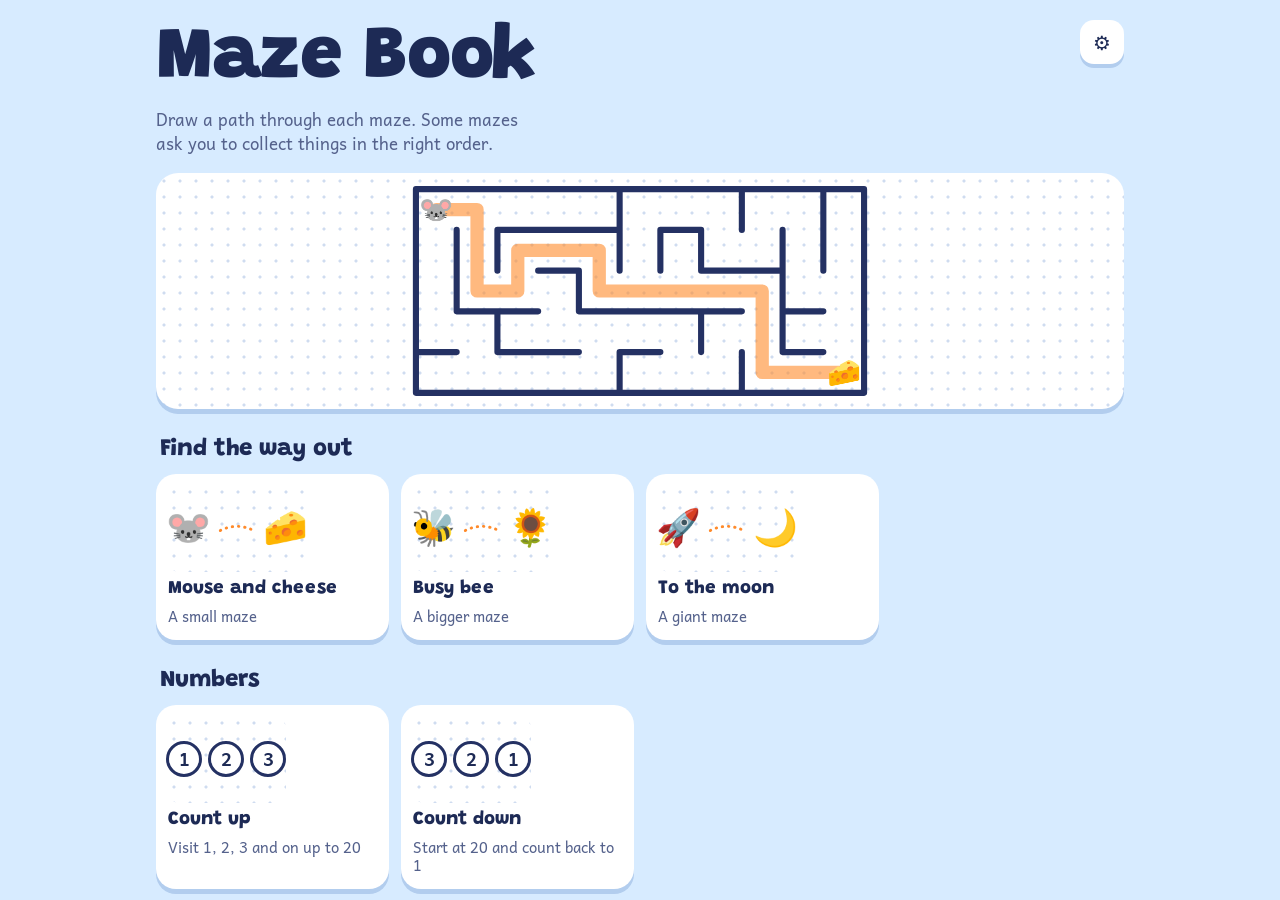
<file: maze.html>
<!doctype html>
<html lang="en">
<head>
<meta charset="utf-8">
<meta name="viewport" content="width=device-width, initial-scale=1, viewport-fit=cover">
<title>Maze Book</title>
<link rel="preconnect" href="https://fonts.googleapis.com">
<link rel="preconnect" href="https://fonts.gstatic.com" crossorigin>
<link rel="stylesheet" href="https://fonts.googleapis.com/css2?family=Andika:wght@400;700&family=Grandstander:wght@600;800;900&display=swap">
<style>
/* ---------- colour tokens ---------- */
:root{
  --bg:#d7ebff;--card:#ffffff;--card-edge:#b2cdee;--card-2:#eaf3ff;
  --ink:#1d2a55;--ink-soft:#55628c;
  --paper:#ffffff;--paper-dot:#cfdcf0;
  --wall:#243163;--ring:#243163;--num-bg:#ffffff;--halo:#ffffff;
  --btn:#ff9a3d;--btn-edge:#d4711a;--btn-ink:#1d2a55;
  --ghost:#ffffff;--ghost-edge:#b2cdee;
  --good:#138a4a;--bad:#c42d3c;--hint:#875800;
  --rb-off:#e1e9f5;--cloud:#ffffff;--cloud-edge:#c4d3ea;
  --focus:#1f6fe0;--scrim:rgba(12,22,50,.5);--outline:#2f2a3a;
  --display:"Grandstander",ui-rounded,"Arial Rounded MT Bold",system-ui,-apple-system,"Segoe UI",sans-serif;
  --text:"Andika","Trebuchet MS",system-ui,-apple-system,"Segoe UI",sans-serif;
  --emoji:"Apple Color Emoji","Segoe UI Emoji","Noto Color Emoji",sans-serif;
  color-scheme:light;
}
@media (prefers-color-scheme:dark){
  :root:not([data-theme="light"]){
    --bg:#0d1430;--card:#18224a;--card-edge:#070c22;--card-2:#222e61;
    --ink:#eef2ff;--ink-soft:#a9b4db;
    --paper:#16204d;--paper-dot:#2a366e;
    --wall:#e6ecff;--ring:#e6ecff;--num-bg:#16204d;--halo:#16204d;
    --btn:#ff9a3d;--btn-edge:#b25d12;--btn-ink:#1d2a55;
    --ghost:#222e61;--ghost-edge:#070c22;
    --good:#6ee0a2;--bad:#ff8c97;--hint:#ffd56b;
    --rb-off:#2a3567;--cloud:#e8eeff;--cloud-edge:#7d89b8;
    --focus:#7fbfff;--scrim:rgba(0,0,0,.62);--outline:#2f2a3a;
    color-scheme:dark;
  }
}
:root[data-theme="dark"]{
  --bg:#0d1430;--card:#18224a;--card-edge:#070c22;--card-2:#222e61;
  --ink:#eef2ff;--ink-soft:#a9b4db;
  --paper:#16204d;--paper-dot:#2a366e;
  --wall:#e6ecff;--ring:#e6ecff;--num-bg:#16204d;--halo:#16204d;
  --btn:#ff9a3d;--btn-edge:#b25d12;--btn-ink:#1d2a55;
  --ghost:#222e61;--ghost-edge:#070c22;
  --good:#6ee0a2;--bad:#ff8c97;--hint:#ffd56b;
  --rb-off:#2a3567;--cloud:#e8eeff;--cloud-edge:#7d89b8;
  --focus:#7fbfff;--scrim:rgba(0,0,0,.62);--outline:#2f2a3a;
  color-scheme:dark;
}

/* ---------- base ---------- */
*,*::before,*::after{box-sizing:border-box}
html{height:100%;background:var(--bg);scroll-padding-top:env(safe-area-inset-top,0px);-webkit-text-size-adjust:100%;text-size-adjust:100%}
:root{box-sizing:border-box;padding-top:env(safe-area-inset-top,0px);padding-bottom:env(safe-area-inset-bottom,0px)}
body{margin:0;height:100%;overflow:hidden;background:var(--bg);color:var(--ink);font-family:var(--text);font-size:17px;line-height:1.4;-webkit-font-smoothing:antialiased;-webkit-tap-highlight-color:transparent}
button{font:inherit;color:inherit;touch-action:manipulation;-webkit-user-select:none;user-select:none;-webkit-touch-callout:none}
:focus-visible{outline:3px solid var(--focus);outline-offset:3px}
[hidden]{display:none!important}
h1,h2,h3{font-family:var(--display);line-height:1.05;margin:0}
#app{height:100%}
.screen{display:none;height:100%;flex-direction:column}
.screen.active{display:flex}
.scroll{flex:1 1 auto;min-height:0;overflow-y:auto;overflow-x:hidden;-webkit-overflow-scrolling:touch;overscroll-behavior:contain}
.dotpaper{background:radial-gradient(circle,var(--paper-dot) 1.3px,transparent 1.8px) 0 0/16px 16px,var(--paper)}

/* ---------- buttons ---------- */
.icon-btn{flex:none;width:44px;height:44px;display:grid;place-items:center;border:0;border-radius:14px;background:var(--ghost);color:var(--ink);box-shadow:0 4px 0 var(--ghost-edge);font-size:20px;line-height:1;cursor:pointer;transition:transform .08s,box-shadow .08s}
.icon-btn:active{transform:translateY(3px);box-shadow:0 1px 0 var(--ghost-edge)}
.icon-btn svg{width:22px;height:22px}
.btn{display:inline-flex;align-items:center;justify-content:center;gap:8px;border:0;border-radius:18px;padding:14px 18px;font-family:var(--display);font-weight:800;font-size:1.2rem;line-height:1.1;cursor:pointer;transition:transform .08s,box-shadow .08s}
.btn-main{background:var(--btn);color:var(--btn-ink);box-shadow:0 5px 0 var(--btn-edge)}
.btn-ghost{background:var(--ghost);color:var(--ink);box-shadow:0 5px 0 var(--ghost-edge)}
.btn-main:active{transform:translateY(4px);box-shadow:0 1px 0 var(--btn-edge)}
.btn-ghost:active{transform:translateY(4px);box-shadow:0 1px 0 var(--ghost-edge)}
.card .btn-ghost{background:var(--card-2)}

/* ---------- home ---------- */
.home{width:100%;max-width:1000px;margin:0 auto;padding:20px 16px 32px}
.home-head{display:flex;align-items:flex-start;justify-content:space-between;gap:12px}
.title{font-weight:900;font-size:clamp(46px,13vw,76px);letter-spacing:-.015em}
.tagline{margin:8px 0 0;color:var(--ink-soft);font-size:1.06rem;max-width:38ch}
.hero{margin-top:18px;border-radius:22px;padding:8px;box-shadow:0 5px 0 var(--card-edge)}
.hero svg{display:block;width:100%;height:auto;max-height:220px}
.hero .walls{fill:none;stroke:var(--wall);stroke-width:6;stroke-linecap:round;stroke-linejoin:round}
.hero .crayon{fill:none;stroke:#ff8a2a;stroke-width:13;stroke-linecap:round;stroke-linejoin:round;opacity:.6;stroke-dasharray:1;stroke-dashoffset:1;animation:draw 2.8s ease-in-out .5s forwards}
.sec{margin-top:28px}
.sec h2{margin:0 4px 12px;font-size:1.5rem;font-weight:800}
.cards{display:grid;grid-template-columns:repeat(2,minmax(0,1fr));gap:12px}
@media (min-width:620px){.cards{grid-template-columns:repeat(3,minmax(0,1fr))}}
@media (min-width:900px){.cards{grid-template-columns:repeat(4,minmax(0,1fr))}}
.gcard{position:relative;display:flex;flex-direction:column;gap:7px;width:100%;border:0;border-radius:20px;padding:10px 10px 14px;background:var(--card);box-shadow:0 5px 0 var(--card-edge);text-align:left;cursor:pointer;transition:transform .08s,box-shadow .08s}
.gcard:active{transform:translateY(3px);box-shadow:0 2px 0 var(--card-edge)}
.tile{height:88px;border-radius:14px;display:flex;align-items:center;justify-content:center;gap:6px;overflow:hidden}
.temo{font-family:var(--emoji);font-size:36px;line-height:1}
.tdots{width:40px;height:16px}
.tdots path,.duo path{fill:none;stroke:#ff8a2a;stroke-width:3.5;stroke-linecap:round;stroke-dasharray:.5 7}
.tnum{width:36px;height:36px;border-radius:50%;border:3px solid var(--ring);background:var(--num-bg);display:grid;place-items:center;font-weight:700;font-size:18px;color:var(--ink)}
.tnum.let{border-color:#9b6bff}
.tile .rb{width:104px}
.thead{height:78px;width:auto}
.tkey{width:44px;height:44px}
.gname{padding:0 2px;font-family:var(--display);font-weight:800;font-size:1.18rem;line-height:1.1}
.gdesc{padding:0 2px;font-size:.93rem;line-height:1.25;color:var(--ink-soft)}
.tick{position:absolute;top:4px;right:4px;width:30px;height:30px;border-radius:50%;background:var(--good);color:var(--paper);display:grid;place-items:center;font-weight:700;font-size:17px;box-shadow:0 2px 0 rgba(0,0,0,.2)}
.foot{margin:28px 4px 0;text-align:center;color:var(--ink-soft);font-size:.93rem}

/* ---------- play ---------- */
.topbar{flex:none;display:flex;align-items:center;gap:8px;width:100%;max-width:1200px;margin:0 auto;padding:8px 12px 2px}
.bar-title{flex:1;min-width:0;font-family:var(--display);font-weight:800;font-size:1.3rem;white-space:nowrap;overflow:hidden;text-overflow:ellipsis}
.new-btn{flex:none;height:44px;display:inline-flex;align-items:center;gap:6px;padding:0 14px;border:0;border-radius:14px;background:var(--ghost);color:var(--ink);box-shadow:0 4px 0 var(--ghost-edge);font-family:var(--display);font-weight:800;font-size:1.02rem;cursor:pointer;transition:transform .08s,box-shadow .08s}
.new-btn:active{transform:translateY(3px);box-shadow:0 1px 0 var(--ghost-edge)}
.new-btn svg{width:20px;height:20px}
@media (max-width:430px){.new-btn{width:44px;padding:0;justify-content:center}.new-btn span{display:none}}
.play-body{flex:1 1 auto;min-height:0;width:100%;max-width:1200px;margin:0 auto;padding:6px 12px 12px;display:grid;grid-template-columns:minmax(0,1fr);grid-template-rows:auto minmax(0,1fr) auto;grid-template-areas:"hud" "board" "pad";gap:10px}
.hud{grid-area:hud;display:flex;align-items:center;gap:12px;min-height:104px;padding:8px 10px 8px 12px;border-radius:20px;background:var(--card);box-shadow:0 4px 0 var(--card-edge)}
.hud-vis{flex:none;display:grid;place-items:center;min-width:60px;max-width:104px;height:96px}
.hud-main{flex:1;min-width:0}
.hud-goal{font-family:var(--display);font-weight:800;font-size:1.16rem;line-height:1.1}
.hud-msg{margin-top:5px;min-height:2.5em;font-weight:700;font-size:.93rem;line-height:1.25;color:var(--ink-soft)}
.hud-msg.good{color:var(--good)}
.hud-msg.bad{color:var(--bad)}
.hud-msg.hint{color:var(--hint)}
.hud-tools{flex:none;display:flex;flex-direction:column;gap:8px}
.tool{width:42px;height:42px;display:grid;place-items:center;border:0;border-radius:13px;background:var(--card-2);font-family:var(--emoji);font-size:19px;cursor:pointer}
.board-wrap{grid-area:board;min-width:0;min-height:0;display:grid;place-items:center}
#board{display:block;width:100%;height:100%;touch-action:none;-webkit-user-select:none;user-select:none;-webkit-touch-callout:none;cursor:pointer}
.pad{grid-area:pad;display:grid;grid-template-columns:repeat(3,64px);grid-template-rows:repeat(2,50px);grid-template-areas:". u ." "l d r";gap:6px;justify-content:center}
.pad button{display:grid;place-items:center;border:0;border-radius:14px;background:var(--ghost);color:var(--ink);box-shadow:0 4px 0 var(--ghost-edge);cursor:pointer}
.pad button:active{transform:translateY(3px);box-shadow:0 1px 0 var(--ghost-edge)}
.pad svg{width:26px;height:26px}

/* the side panel visuals */
.vis-full{display:none}
.kid{display:block;height:96px;width:auto}
.big-num{width:66px;height:66px;border-radius:50%;border:4px solid var(--ring);background:var(--num-bg);display:grid;place-items:center;font-weight:700;font-size:31px;color:var(--ink)}
.ngrid{display:grid;grid-template-columns:repeat(5,1fr);gap:7px}
.ng{width:38px;height:38px;border-radius:50%;border:2.5px solid var(--ring);background:var(--num-bg);display:grid;place-items:center;font-weight:700;font-size:16px}
.ng.got{background:var(--good);border-color:var(--good);color:var(--paper)}
.ng.next{box-shadow:0 0 0 4px var(--btn)}
.rb{display:block;width:98px;height:auto}
.rb-off{stroke:var(--rb-off)}
.cloud{fill:var(--cloud);stroke:var(--cloud-edge);stroke-width:1.2}
.duo{display:flex;align-items:center;gap:2px;font-family:var(--emoji);font-size:28px;line-height:1}
.duo svg{width:30px;height:14px}
.krow{display:flex;align-items:center;gap:3px}
.kslot{width:25px;height:25px;display:block}
.kslot svg{width:100%;height:100%;display:block}
.kslot:not(.have) svg{filter:grayscale(1);opacity:.3}
.kslot.used svg{opacity:.45}
.kgem{font-family:var(--emoji);font-size:22px;margin-left:1px}
.avis{display:flex;align-items:center;gap:6px}
.agrid{display:grid;grid-template-columns:repeat(2,30px);gap:2px}
.acell{position:relative;display:grid;place-items:center;width:30px;height:30px;font-family:var(--emoji);font-size:23px;line-height:1}
.acell i{position:absolute;right:-3px;top:-3px;font-style:normal;font-size:14px}
.carry{width:38px;height:38px;border-radius:50%;border:3px dashed var(--ink-soft);display:grid;place-items:center;font-family:var(--emoji);font-size:21px}
.carry.full{border-style:solid;border-color:var(--btn);background:var(--card-2)}
.spell{display:flex;flex-direction:column;align-items:center;gap:6px}
.pic{font-family:var(--emoji);font-size:40px;line-height:1}
.slots{display:flex;gap:2px}
.sl{width:18px;padding-bottom:1px;border-bottom:3px solid var(--ink);text-align:center;font-weight:700;font-size:17px;line-height:1.1;color:var(--ink-soft);opacity:.4}
.sl.got{opacity:1;color:var(--ink)}

/* tablets held upright: bigger pictures in the panel */
@media (orientation:portrait) and (min-width:700px){
  .hud{min-height:160px;gap:18px;padding:12px 16px}
  .hud-vis{height:150px;max-width:none}
  .hud-goal{font-size:1.6rem}
  .hud-msg{font-size:1.12rem}
  .tool{width:52px;height:52px;font-size:24px}
  .kid{height:150px}
  .vis-compact{display:none}
  .vis-full{display:block}
  .ngrid{grid-template-columns:repeat(10,1fr);gap:6px}
  .rb{width:180px}
  .duo{font-size:46px;gap:6px}
  .duo svg{width:56px;height:20px}
  .kslot{width:44px;height:44px}
  .kgem{font-size:36px}
  .agrid{grid-template-columns:repeat(2,48px);gap:6px}
  .acell{width:48px;height:48px;font-size:36px}
  .acell i{font-size:17px}
  .carry{width:58px;height:58px;font-size:32px}
  .pic{font-size:60px}
  .sl{width:30px;font-size:26px}
  .pad{grid-template-columns:repeat(3,84px);grid-template-rows:repeat(2,64px)}
}
@media (orientation:landscape) and (min-width:640px){
  .play-body{grid-template-columns:minmax(220px,300px) minmax(0,1fr);grid-template-rows:minmax(0,1fr) auto;grid-template-areas:"hud board" "pad board"}
  .hud{flex-direction:column;align-items:stretch;justify-content:center;gap:14px;padding:16px 14px;text-align:center;overflow-y:auto}
  .hud-main{flex:none}
  .hud-goal{font-size:1.4rem}
  .hud-msg{font-size:1rem;min-height:3.75em}
  .hud-vis{height:auto;max-width:none;min-height:110px}
  .hud-tools{flex-direction:row;justify-content:center}
  .vis-compact{display:none}
  .vis-full{display:block}
  .kid{height:min(300px,46vh)}
  .rb{width:210px}
  .duo{font-size:46px;gap:6px}
  .duo svg{width:60px;height:22px}
  .kslot{width:46px;height:46px}
  .kgem{font-size:38px}
  .agrid{grid-template-columns:repeat(2,52px);gap:8px}
  .acell{width:52px;height:52px;font-size:38px}
  .acell i{font-size:18px}
  .carry{width:60px;height:60px;font-size:32px}
  .avis{flex-direction:column}
  .pic{font-size:64px}
  .sl{width:30px;font-size:26px}
}

/* ---------- maze board ---------- */
#board .paper{fill:var(--paper)}
.pdot{fill:var(--paper-dot)}
#board .walls{fill:none;stroke:var(--wall);stroke-width:6;stroke-linecap:round;stroke-linejoin:round}
#board .trail{fill:none;stroke-width:13;stroke-linecap:round;stroke-linejoin:round;opacity:.5}
#board.no-trail .trail{display:none}
.emo{font-family:var(--emoji);text-anchor:middle}
.nb{fill:var(--num-bg);stroke:var(--ring);stroke-width:2.5}
.nt{font-family:var(--text);font-weight:700;font-size:17px;text-anchor:middle;fill:var(--ink)}
.lb{fill:var(--num-bg);stroke:#9b6bff;stroke-width:3}
.lt{font-family:var(--text);font-weight:700;font-size:20px;text-anchor:middle;fill:var(--ink)}
.o{stroke:var(--outline);stroke-width:3;stroke-linejoin:round;stroke-linecap:round}
.it .o{stroke-width:6}
.o2{stroke:var(--outline);stroke-width:1.8;stroke-linejoin:round}
.keyhole{fill:var(--paper)}
.door-r{stroke:var(--wall);stroke-width:2.5}
.halo{fill:var(--halo);stroke:var(--wall);stroke-width:2;stroke-opacity:.3}
.carry-bg{fill:var(--paper);stroke:var(--btn);stroke-width:2.5}
.pl{transition:transform 85ms linear}
.it,.pl-in,.dr,.gm{transform-box:fill-box;transform-origin:center}
.it.out,.dr.out{animation:out .42s ease-in forwards}
.it.nope,.dr.nope{animation:nope .45s}
.it.wig{animation:wig .55s}
.pl-in.ping{animation:ping .6s}
.pl-in.bump-u{animation:bumpU .2s}
.pl-in.bump-d{animation:bumpD .2s}
.pl-in.bump-l{animation:bumpL .2s}
.pl-in.bump-r{animation:bumpR .2s}
.goal-glow{fill:#ffd23f;opacity:.45;transform-box:fill-box;transform-origin:center;animation:breathe 1.8s ease-in-out infinite}
.hint-ring{fill:none;stroke:#ffb400;stroke-width:4.5;transform-box:fill-box;transform-origin:center;animation:ring 1s ease-out 3 both}
.hint-dot{fill:#ffb400;animation:dot 3.2s ease both}
.gm.new{animation:dressIn .55s cubic-bezier(.2,1.4,.4,1)}

/* ---------- overlays ---------- */
.overlay{position:fixed;inset:0;z-index:50;display:grid;place-items:center;padding:calc(16px + env(safe-area-inset-top,0px)) 16px calc(16px + env(safe-area-inset-bottom,0px));background:var(--scrim);-webkit-backdrop-filter:blur(3px);backdrop-filter:blur(3px)}
.card{width:100%;max-width:420px;max-height:100%;overflow:auto;border-radius:28px;padding:22px 20px 20px;background:var(--card);text-align:center;box-shadow:0 24px 60px rgba(0,0,0,.3);animation:rise .38s cubic-bezier(.2,1.3,.4,1)}
.card h2{margin:10px 0 4px;font-size:2rem;font-weight:900}
.win-text{margin:0 0 18px;color:var(--ink-soft);font-size:1.1rem}
.win-vis{display:grid;place-items:center}
.win-emo{font-family:var(--emoji);font-size:76px;line-height:1;animation:pop .7s cubic-bezier(.3,1.6,.5,1)}
.win-vis .kid{height:220px}
.win-vis .rb{width:240px}
.win-vis .agrid{grid-template-columns:repeat(4,52px);gap:6px}
.win-vis .acell{width:52px;height:52px;font-size:40px}
.win-vis .pic{font-size:72px}
.win-word{font-family:var(--display);font-weight:900;font-size:2.4rem;letter-spacing:.08em}
.win-actions{display:grid;gap:14px}
.sheet{text-align:left}
.sheet h2{text-align:center;margin:0 0 4px;font-size:1.7rem}
.set-row{display:flex;align-items:center;justify-content:space-between;gap:12px;padding:12px 0;border-bottom:2px solid var(--card-2);font-weight:700}
.switch{flex:none;position:relative;width:54px;height:32px;border:0;border-radius:99px;background:var(--rb-off);cursor:pointer;transition:background .2s}
.switch::after{content:"";position:absolute;top:3px;left:3px;width:26px;height:26px;border-radius:50%;background:#fff;box-shadow:0 1px 3px rgba(0,0,0,.3);transition:transform .2s}
.switch[aria-checked="true"]{background:var(--good)}
.switch[aria-checked="true"]::after{transform:translateX(22px)}
.seg{flex:none;display:grid;grid-template-columns:1fr 1fr;gap:4px;padding:4px;border-radius:14px;background:var(--card-2)}
.seg button{min-width:52px;border:0;background:none;padding:7px 8px;border-radius:10px;cursor:pointer;font-weight:700}
.seg button[aria-pressed="true"]{background:var(--card);box-shadow:0 2px 0 var(--card-edge)}
.set-note{margin:14px 0;color:var(--ink-soft);font-size:.95rem}
.set-actions{display:flex;gap:10px}
.set-actions .btn{flex:1;font-size:1.05rem;padding:12px}
.confetti{position:fixed;inset:0;z-index:60;pointer-events:none;overflow:hidden}
.confetti i{position:absolute;left:50%;top:42%;border-radius:3px;background:var(--c);animation:fly 1.5s cubic-bezier(.15,.7,.35,1) both}

/* ---------- motion ---------- */
@keyframes draw{to{stroke-dashoffset:0}}
@keyframes out{to{transform:scale(1.7);opacity:0}}
@keyframes nope{0%,100%{transform:translateX(0)}20%{transform:translateX(-5px)}40%{transform:translateX(5px)}60%{transform:translateX(-3px)}80%{transform:translateX(2px)}}
@keyframes wig{0%,100%{transform:rotate(0)}25%{transform:rotate(-14deg)}75%{transform:rotate(14deg)}}
@keyframes ping{0%,100%{transform:scale(1)}40%{transform:scale(1.55)}}
@keyframes bumpU{50%{transform:translateY(-6px)}}
@keyframes bumpD{50%{transform:translateY(6px)}}
@keyframes bumpL{50%{transform:translateX(-6px)}}
@keyframes bumpR{50%{transform:translateX(6px)}}
@keyframes breathe{0%,100%{transform:scale(.85)}50%{transform:scale(1.15)}}
@keyframes ring{from{transform:scale(.55);opacity:1}to{transform:scale(1.35);opacity:0}}
@keyframes dot{0%{opacity:0}12%{opacity:.95}80%{opacity:.95}100%{opacity:0}}
@keyframes dressIn{from{transform:scale(1.3);opacity:0}to{transform:none;opacity:1}}
@keyframes rise{from{transform:translateY(30px) scale(.94);opacity:0}to{transform:none;opacity:1}}
@keyframes pop{from{transform:scale(.4) rotate(-12deg);opacity:0}to{transform:none;opacity:1}}
@keyframes fly{0%{transform:translate(-50%,-50%) rotate(0);opacity:1}40%{transform:translate(calc(-50% + var(--x) * .7),calc(-50% + var(--y1))) rotate(calc(var(--rot) * .5));opacity:1}100%{transform:translate(calc(-50% + var(--x)),calc(-50% + var(--y2))) rotate(var(--rot));opacity:0}}
@media (prefers-reduced-motion:reduce){
  *,*::before,*::after{animation-duration:.01ms!important;animation-iteration-count:1!important;transition-duration:.01ms!important}
}
</style>
</head>
<body>
<div id="app">

  <!-- HOME -->
  <section class="screen active" id="home" aria-label="Choose a maze">
    <div class="scroll">
      <div class="home">
        <header class="home-head">
          <div>
            <h1 class="title">Maze Book</h1>
            <p class="tagline">Draw a path through each maze. Some mazes ask you to collect things in the right order.</p>
          </div>
          <button type="button" class="icon-btn" data-settings aria-label="Settings for grown-ups">⚙️</button>
        </header>
        <div class="hero dotpaper" aria-hidden="true"><svg id="hero"></svg></div>
        <div id="sections"></div>
        <p class="foot">A tick means you’ve finished that maze on this device. Every maze is new each time you play.</p>
      </div>
    </div>
  </section>

  <!-- PLAY -->
  <section class="screen" id="play" aria-label="Maze">
    <header class="topbar">
      <button type="button" class="icon-btn" data-go="home" aria-label="Back to all mazes"><svg viewBox="0 0 24 24" aria-hidden="true"><path d="M15 5l-7 7 7 7" fill="none" stroke="currentColor" stroke-width="3" stroke-linecap="round" stroke-linejoin="round"/></svg></button>
      <div class="bar-title" id="playTitle"></div>
      <button type="button" class="new-btn" id="newBtn" aria-label="New maze"><svg viewBox="0 0 24 24" aria-hidden="true"><path d="M20 12a8 8 0 1 1-2.6-5.9M20 4v5h-5" fill="none" stroke="currentColor" stroke-width="2.8" stroke-linecap="round" stroke-linejoin="round"/></svg><span>New maze</span></button>
      <button type="button" class="icon-btn" data-settings aria-label="Settings for grown-ups">⚙️</button>
    </header>
    <div class="play-body">
      <div class="hud">
        <div class="hud-vis" id="hudVis" aria-hidden="true"></div>
        <div class="hud-main">
          <div class="hud-goal" id="hudGoal"></div>
          <div class="hud-msg" id="hudMsg" role="status" aria-live="polite"></div>
        </div>
        <div class="hud-tools">
          <button type="button" class="tool" id="sayBtn" aria-label="Read it to me">🔊</button>
          <button type="button" class="tool" id="hintBtn" aria-label="Show me a hint">💡</button>
        </div>
      </div>
      <div class="board-wrap" id="boardWrap"><svg id="board" role="img" aria-label="Maze"></svg></div>
      <div class="pad" id="pad" hidden>
        <button type="button" data-dir="u" style="grid-area:u" aria-label="Up"><svg viewBox="0 0 24 24" aria-hidden="true"><path d="M5 15l7-7 7 7" fill="none" stroke="currentColor" stroke-width="3.2" stroke-linecap="round" stroke-linejoin="round"/></svg></button>
        <button type="button" data-dir="l" style="grid-area:l" aria-label="Left"><svg viewBox="0 0 24 24" aria-hidden="true"><path d="M15 5l-7 7 7 7" fill="none" stroke="currentColor" stroke-width="3.2" stroke-linecap="round" stroke-linejoin="round"/></svg></button>
        <button type="button" data-dir="d" style="grid-area:d" aria-label="Down"><svg viewBox="0 0 24 24" aria-hidden="true"><path d="M5 9l7 7 7-7" fill="none" stroke="currentColor" stroke-width="3.2" stroke-linecap="round" stroke-linejoin="round"/></svg></button>
        <button type="button" data-dir="r" style="grid-area:r" aria-label="Right"><svg viewBox="0 0 24 24" aria-hidden="true"><path d="M9 5l7 7-7 7" fill="none" stroke="currentColor" stroke-width="3.2" stroke-linecap="round" stroke-linejoin="round"/></svg></button>
      </div>
    </div>
  </section>
</div>

<!-- FINISHED -->
<div class="overlay" id="win" hidden>
  <div class="card" role="dialog" aria-modal="true" aria-labelledby="winTitle">
    <div class="win-vis" id="winVis" aria-hidden="true"></div>
    <h2 id="winTitle"></h2>
    <p class="win-text" id="winText"></p>
    <div class="win-actions">
      <button type="button" class="btn btn-main" id="winMain">New maze</button>
      <button type="button" class="btn btn-ghost" data-go="home">All mazes</button>
    </div>
  </div>
</div>

<!-- SETTINGS -->
<div class="overlay" id="settings" hidden>
  <div class="card sheet" role="dialog" aria-modal="true" aria-labelledby="setTitle">
    <h2 id="setTitle">For grown-ups</h2>
    <div class="set-row"><span>Sound effects</span><button type="button" class="switch" role="switch" data-key="sound" aria-label="Sound effects"></button></div>
    <div class="set-row" id="voiceRow"><span>Read instructions aloud</span><button type="button" class="switch" role="switch" data-key="voice" aria-label="Read instructions aloud"></button></div>
    <div class="set-row"><span>Arrow buttons under the maze</span><button type="button" class="switch" role="switch" data-key="pad" aria-label="Arrow buttons under the maze"></button></div>
    <div class="set-row"><span>Crayon line behind the player</span><button type="button" class="switch" role="switch" data-key="trail" aria-label="Crayon line behind the player"></button></div>
    <div class="set-row"><span>Number mazes go up to</span><div class="seg"><button type="button" data-upto="10">10</button><button type="button" data-upto="20">20</button></div></div>
    <p class="set-note">Children can drag the character with a finger, use the arrow keys, or turn on the arrow buttons. The 💡 button shows what to do next. In the dressing mazes, clothes only go on in an order that makes sense: underwear first, the T-shirt before the sweater, the sweater before the jacket and hat, socks or tights before shoes.</p>
    <div class="set-actions">
      <button type="button" class="btn btn-ghost" id="resetBtn">Clear ticks</button>
      <button type="button" class="btn btn-main" id="closeSettings">Done</button>
    </div>
  </div>
</div>

<script>
(function () {
  'use strict';

  const $ = (s, r) => (r || document).querySelector(s);
  const $$ = (s, r) => Array.from((r || document).querySelectorAll(s));
  const NS = 'http://www.w3.org/2000/svg';
  const rand = n => Math.floor(Math.random() * n);
  const pick = a => a[rand(a.length)];
  const shuffle = a => { for (let i = a.length - 1; i > 0; i--) { const j = rand(i + 1); const t = a[i]; a[i] = a[j]; a[j] = t; } return a; };
  const clamp = (v, a, b) => Math.max(a, Math.min(b, v));
  const cap = s => s.charAt(0).toUpperCase() + s.slice(1);
  const L = (en, it) => (def && def.lang === 'it' ? it : en);

  /* ---------- settings and ticks stay on this device ---------- */
  const store = {
    get(k, d) { try { const v = JSON.parse(localStorage.getItem(k)); return v && typeof v === 'object' ? v : d; } catch (e) { return d; } },
    set(k, v) { try { localStorage.setItem(k, JSON.stringify(v)); } catch (e) { /* no storage: the game still works */ } }
  };
  const settings = Object.assign({ sound: true, voice: false, pad: false, trail: true, upTo: 20 }, store.get('mz.settings', {}));
  if (settings.upTo !== 10) settings.upTo = 20;
  let done = store.get('mz.done', {});
  const saveSettings = () => store.set('mz.settings', settings);

  /* ---------- sound effects, made in the browser ---------- */
  let actx = null, master = null;
  function audio() {
    if (!settings.sound) return null;
    try {
      if (!actx) {
        const AC = window.AudioContext || window.webkitAudioContext;
        if (!AC) return null;
        actx = new AC();
        master = actx.createGain();
        master.gain.value = 0.5;
        master.connect(actx.destination);
      }
      if (actx.state === 'suspended') actx.resume();
      return actx;
    } catch (e) { return null; }
  }
  function tone(freq, at, dur, type, vol) {
    const c = audio();
    if (!c) return;
    try {
      const t = c.currentTime + (at || 0);
      const o = c.createOscillator(), g = c.createGain();
      o.type = type || 'sine';
      o.frequency.setValueAtTime(freq, t);
      g.gain.setValueAtTime(0.0001, t);
      g.gain.exponentialRampToValueAtTime(vol || 0.2, t + 0.012);
      g.gain.exponentialRampToValueAtTime(0.0001, t + dur);
      o.connect(g);
      g.connect(master);
      o.start(t);
      o.stop(t + dur + 0.03);
    } catch (e) { /* ignore audio hiccups */ }
  }
  const sfx = {
    pick() { [660, 880, 1175].forEach((f, i) => tone(f, i * 0.06, 0.16, 'triangle', 0.16)); },
    nope() { tone(320, 0, 0.14, 'triangle', 0.16); tone(240, 0.12, 0.2, 'triangle', 0.16); },
    bump() { tone(150, 0, 0.08, 'sine', 0.18); },
    door() { tone(520, 0, 0.08, 'square', 0.05); tone(780, 0.09, 0.2, 'triangle', 0.17); },
    win() { [523.25, 659.25, 783.99, 1046.5, 1318.5].forEach((f, i) => tone(f, i * 0.1, i === 4 ? 0.55 : 0.24, 'triangle', 0.18)); },
    tap() { tone(900, 0, 0.05, 'sine', 0.08); }
  };

  /* ---------- reading aloud ---------- */
  const canSpeak = 'speechSynthesis' in window && 'SpeechSynthesisUtterance' in window;
  let voices = [];
  function loadVoice() { try { voices = window.speechSynthesis.getVoices() || []; } catch (e) { voices = []; } }
  function voiceFor(lang) {
    if (lang === 'it') return voices.find(v => /^it/i.test(v.lang)) || null;
    return voices.find(v => /^en[-_]GB/i.test(v.lang)) || voices.find(v => /^en/i.test(v.lang)) || null;
  }
  if (canSpeak) {
    loadVoice();
    try { window.speechSynthesis.addEventListener('voiceschanged', loadVoice); } catch (e) { /* older browsers */ }
  }
  function say(text, lang) {
    if (!canSpeak || !text) return;
    try {
      window.speechSynthesis.cancel();
      const u = new SpeechSynthesisUtterance(text);
      const voice = voiceFor(lang);
      if (voice) { u.voice = voice; u.lang = voice.lang; } else u.lang = lang === 'it' ? 'it-IT' : 'en-GB';
      u.rate = 0.92;
      u.pitch = 1.05;
      window.speechSynthesis.speak(u);
    } catch (e) { /* speech not available */ }
  }
  const speakIf = t => { if (settings.voice) say(t, def && def.lang); };

  /* ---------- mazes ---------- */
  const CELL = 40, PAD = 8, STEP = 85;
  function adj(m, a) {
    const c = a % m.cols, r = Math.floor(a / m.cols), out = [];
    if (r > 0) out.push(a - m.cols);
    if (c < m.cols - 1) out.push(a + 1);
    if (r < m.rows - 1) out.push(a + m.cols);
    if (c > 0) out.push(a - 1);
    return out;
  }
  function setWall(m, a, b, v) {
    if (b === a + 1) m.E[a] = v; else if (b === a - 1) m.E[b] = v;
    else if (b === a + m.cols) m.S[a] = v; else if (b === a - m.cols) m.S[b] = v;
  }
  function isOpen(m, a, b) {
    if (b < 0 || b >= m.n) return false;
    if (b === a + 1) return a % m.cols < m.cols - 1 && !m.E[a];
    if (b === a - 1) return a % m.cols > 0 && !m.E[b];
    if (b === a + m.cols) return !m.S[a];
    if (b === a - m.cols) return !m.S[b];
    return false;
  }
  const openNb = (m, a) => adj(m, a).filter(b => isOpen(m, a, b));
  function squareOpen(m, r, c) {
    if (r < 0 || c < 0 || r >= m.rows - 1 || c >= m.cols - 1) return false;
    const a = r * m.cols + c;
    return !m.E[a] && !m.E[a + m.cols] && !m.S[a] && !m.S[a + 1];
  }
  // a winding maze with long corridors, plus a few extra openings so there is more than one way around
  function makeMaze(cols, rows, loops) {
    const n = cols * rows;
    const m = { cols, rows, n, E: new Uint8Array(n).fill(1), S: new Uint8Array(n).fill(1) };
    const seen = new Uint8Array(n), first = rand(n), stack = [first];
    seen[first] = 1;
    while (stack.length) {
      const a = stack[stack.length - 1];
      const opts = adj(m, a).filter(b => !seen[b]);
      if (!opts.length) { stack.pop(); continue; }
      const b = pick(opts);
      setWall(m, a, b, 0);
      seen[b] = 1;
      stack.push(b);
    }
    if (loops > 0) {
      const walls = [];
      for (let i = 0; i < n; i++) {
        if (i % cols < cols - 1 && m.E[i]) walls.push([i, i + 1]);
        if (i + cols < n && m.S[i]) walls.push([i, i + cols]);
      }
      shuffle(walls);
      const want = Math.round(n * loops);
      let made = 0;
      for (const [a, b] of walls) {
        if (made >= want) break;
        setWall(m, a, b, 0);
        const r = Math.floor(a / cols), c = a % cols;
        const room = b === a + 1 ? squareOpen(m, r - 1, c) || squareOpen(m, r, c) : squareOpen(m, r, c - 1) || squareOpen(m, r, c);
        if (room) setWall(m, a, b, 1); else made++;
      }
    }
    return m;
  }
  function bfs(m, src, blocked) {
    const d = new Int32Array(m.n).fill(-1), q = [src];
    d[src] = 0;
    for (let h = 0; h < q.length; h++) {
      const a = q[h];
      for (const b of openNb(m, a)) if (d[b] < 0 && !(blocked && blocked(b))) { d[b] = d[a] + 1; q.push(b); }
    }
    return d;
  }
  function bfsMulti(m, srcs) {
    const d = new Int32Array(m.n).fill(-1), q = srcs.slice();
    srcs.forEach(s => { d[s] = 0; });
    for (let h = 0; h < q.length; h++) {
      const a = q[h];
      for (const b of openNb(m, a)) if (d[b] < 0) { d[b] = d[a] + 1; q.push(b); }
    }
    return d;
  }
  // the cells to walk from src to dst (not including src); null if dst is further than `limit` steps
  function route(m, src, dst, limit) {
    if (src === dst) return [];
    const par = new Int32Array(m.n).fill(-1), dep = new Int32Array(m.n).fill(-1), q = [src];
    dep[src] = 0;
    for (let h = 0; h < q.length; h++) {
      const a = q[h];
      if (limit && dep[a] >= limit) continue;
      for (const b of openNb(m, a)) {
        if (dep[b] >= 0) continue;
        dep[b] = dep[a] + 1;
        par[b] = a;
        if (b === dst) { const out = []; for (let x = dst; x !== src; x = par[x]) out.push(x); return out.reverse(); }
        q.push(b);
      }
    }
    return null;
  }
  const cxOf = (m, i) => PAD + (i % m.cols) * CELL + CELL / 2;
  const cyOf = (m, i) => PAD + Math.floor(i / m.cols) * CELL + CELL / 2;
  function wallPath(m) {
    let d = '';
    for (let r = 0; r < m.rows; r++) for (let c = 0; c < m.cols; c++) {
      const i = r * m.cols + c, x = PAD + c * CELL, y = PAD + r * CELL;
      if (r === 0) d += 'M' + x + ' ' + y + 'h' + CELL;
      if (c === 0) d += 'M' + x + ' ' + y + 'v' + CELL;
      if (m.E[i]) d += 'M' + (x + CELL) + ' ' + y + 'v' + CELL;
      if (m.S[i]) d += 'M' + x + ' ' + (y + CELL) + 'h' + CELL;
    }
    return d;
  }

  /* ---------- Leo and Mia ---------- */
  const PEOPLE = {
    leo: { name: 'Leo', pron: 'his', subj: 'He', girl: false, skin: '#f3c9a6', hair: '#7a4a2a',
      col: { pj: '#9cc3ff', pants: '#8ec9ff', sock: '#ff6b6b', tee: '#ffd23f', trousers: '#3d6fd6', sweater: '#ff7a3d', sweater2: '#ffb58f', jacket: '#2fa36b', jacket2: '#1f7a4c', shoes: '#8a4b2a', hat: '#3b7be8', hatBand: '#2a5fc4', pom: '#ffffff' },
      items: ['underwear', 'socks', 'tshirt', 'trousers', 'sweater', 'jacket', 'shoes', 'hat'] },
    mia: { name: 'Mia', pron: 'her', subj: 'She', girl: true, skin: '#c98d63', hair: '#3a2216',
      col: { pj: '#e6b8ff', pants: '#ffb3cf', tights: '#8e63f2', tee: '#3ccb7f', skirt: '#ff5d6c', skirt2: '#d23f4f', sweater: '#ffc23d', sweater2: '#ffe39a', jacket: '#4a6cf7', jacket2: '#3049c4', shoes: '#d94f8c', hat: '#ff5da2', hatBand: '#d9408a', pom: '#ffffff' },
      items: ['underwear', 'tights', 'tshirt', 'skirt', 'sweater', 'jacket', 'shoes', 'hat'] }
  };
  const GNAME = { underwear: 'underwear', socks: 'socks', tights: 'tights', tshirt: 'T-shirt', trousers: 'trousers', skirt: 'skirt', sweater: 'sweater', jacket: 'jacket', shoes: 'shoes', hat: 'hat' };
  // what has to be on before each item, with the reason a child hears
  const RULES = {
    underwear: [],
    socks: [['underwear', 'Underwear goes on first.']],
    tights: [['underwear', 'Underwear goes on first.']],
    tshirt: [['underwear', 'Underwear goes on first.']],
    trousers: [['underwear', 'Underwear goes on before trousers.']],
    skirt: [['tights', 'Tights go on before the skirt.']],
    sweater: [['tshirt', 'The T-shirt goes on under the sweater.']],
    jacket: [['sweater', 'The sweater goes on under the jacket.']],
    hat: [['sweater', 'The sweater goes over your head, so put it on before the hat.']]
  };
  const needsFor = (who, id) => id !== 'shoes' ? RULES[id]
    : who === 'leo' ? [['socks', 'Socks go on before shoes.'], ['trousers', 'Trousers go on before shoes.']]
    : [['tights', 'Tights go on before shoes.']];
  const GBOX = { underwear: '56 98 88 124', socks: '54 268 92 62', tights: '52 180 96 152', tshirt: '34 96 132 112', trousers: '56 178 88 130', skirt: '46 178 108 92', sweater: '34 94 132 124', jacket: '30 92 140 132', shoes: '54 296 92 40', hat: '48 0 104 72' };
  const GARMENT = {
    underwear: c => '<path class="o" d="M64 114Q64 104 76 104L86 104Q100 114 114 104L124 104Q136 104 136 114L136 196L64 196Z" fill="#ffffff"/>' +
      '<path class="o" d="M66 186H134V204Q130 218 114 216Q104 215 100 206Q96 215 86 216Q70 218 66 204Z" fill="' + c.pants + '"/>',
    socks: c => '<path class="o" d="M72 276H96V312Q96 324 84 324H70Q60 324 62 314Q63 306 72 304Z" fill="' + c.sock + '"/>' +
      '<path class="o" d="M104 276H128V304Q137 306 138 314Q140 324 130 324H116Q104 324 104 312Z" fill="' + c.sock + '"/>' +
      '<path d="M74 285H94M106 285H126" stroke="#fff" stroke-width="5"/>',
    tights: c => '<path class="o" d="M68 186H132L131 304Q139 308 139 316Q140 326 128 326H114Q102 326 102 314V222Q100 214 98 222V314Q98 326 86 326H72Q60 326 61 316Q61 308 69 304Z" fill="' + c.tights + '"/>',
    tshirt: c => '<path class="o" d="M64 112Q66 102 80 102L88 102Q100 112 112 102L120 102Q134 102 136 112L160 132L150 150L136 142L136 198Q100 206 64 198L64 142L50 150L40 132Z" fill="' + c.tee + '"/>' +
      '<path d="M100 136l4.5 9 10 1.4-7.3 7 1.8 10-9-4.8-9 4.8 1.8-10-7.3-7 10-1.4z" fill="#fff" opacity=".9"/>',
    trousers: c => '<path class="o" d="M66 184H134L133 302H104L102 220Q100 214 98 220L96 302H67Z" fill="' + c.trousers + '"/>' +
      '<path d="M74 196Q80 204 88 196M112 196Q120 204 126 196" fill="none" stroke="rgba(0,0,0,.25)" stroke-width="2.5"/>',
    skirt: c => '<path class="o" d="M68 184H132L148 254Q100 266 52 254Z" fill="' + c.skirt + '"/>' +
      '<path d="M86 190L80 258M100 190V262M114 190L120 258" stroke="' + c.skirt2 + '" stroke-width="3" fill="none"/>',
    sweater: c => '<path class="o" d="M62 112Q62 100 78 100L88 100Q100 110 112 100L122 100Q138 100 138 112L158 116L161 190L137 190L136 206Q100 214 64 206L63 190L39 190L42 116Z" fill="' + c.sweater + '"/>' +
      '<path d="M64 134H136V148H64ZM42.5 134H63V148H42.5ZM137 134H158V148H137Z" fill="' + c.sweater2 + '"/>' +
      '<path d="M41 182H62M138 182H159M66 198Q100 206 134 198" fill="none" stroke="rgba(0,0,0,.25)" stroke-width="2.5"/>',
    jacket: c => '<path class="o" d="M60 112Q60 98 78 98L92 98L100 122L108 98L122 98Q140 98 140 112L161 116L164 196L138 196L138 214Q100 220 62 214L62 196L36 196L39 116Z" fill="' + c.jacket + '"/>' +
      '<path d="M100 123V216" stroke="' + c.jacket2 + '" stroke-width="3"/>' +
      '<path d="M70 178H88V192H70ZM112 178H130V192H112Z" fill="' + c.jacket2 + '" opacity=".6"/>',
    shoes: c => '<path class="o" d="M62 316Q62 304 76 304H92Q98 304 98 312V322Q98 330 90 330H68Q60 330 62 316Z" fill="' + c.shoes + '"/>' +
      '<path class="o" d="M102 312Q102 304 108 304H124Q138 304 138 316Q140 330 132 330H110Q102 330 102 322Z" fill="' + c.shoes + '"/>' +
      '<path d="M64 325H97M103 325H136" stroke="#fff" stroke-width="3"/>',
    hat: c => '<path class="o" d="M58 60Q56 20 100 18Q144 20 142 60Z" fill="' + c.hat + '"/>' +
      '<rect class="o" x="54" y="50" width="92" height="17" rx="8.5" fill="' + c.hatBand + '"/>' +
      '<circle class="o" cx="100" cy="15" r="11" fill="' + c.pom + '"/>'
  };
  // they start the maze in their pyjamas
  const pyjamas = c => '<path class="o" d="M66 186H134L133 304H104L102 222Q100 216 98 222L96 304H67Z" fill="' + c.pj + '"/>' +
    '<path class="o" d="M62 112Q62 100 78 100L88 100Q100 110 112 100L122 100Q138 100 138 112L158 116L160 190L136 190L136 206Q100 214 64 206L64 190L40 190L42 116Z" fill="' + c.pj + '"/>' +
    '<g fill="#fff" opacity=".85"><circle cx="80" cy="132" r="3.5"/><circle cx="114" cy="152" r="3.5"/><circle cx="90" cy="178" r="3.5"/><circle cx="124" cy="124" r="3.5"/><circle cx="52" cy="150" r="3"/><circle cx="148" cy="166" r="3"/><circle cx="82" cy="236" r="3.5"/><circle cx="118" cy="264" r="3.5"/><circle cx="84" cy="286" r="3"/><circle cx="116" cy="226" r="3"/></g>';
  function behindHead(P) {
    if (P.girl) return '<path class="o" d="M58 66C52 98 54 122 64 134Q100 142 136 134C146 122 148 98 142 66Z" fill="' + P.hair + '"/>' +
      '<circle class="o" cx="50" cy="60" r="14" fill="' + P.hair + '"/><circle class="o" cx="150" cy="60" r="14" fill="' + P.hair + '"/>';
    return '<circle class="o" cx="61" cy="70" r="9" fill="' + P.skin + '"/><circle class="o" cx="139" cy="70" r="9" fill="' + P.skin + '"/>';
  }
  function headMarkup(P, hatOn) {
    let m = '<circle class="o" cx="100" cy="64" r="40" fill="' + P.skin + '"/>' +
      '<ellipse cx="86" cy="68" rx="4.5" ry="6" fill="#2f2a3a"/><ellipse cx="114" cy="68" rx="4.5" ry="6" fill="#2f2a3a"/>' +
      '<circle cx="87.6" cy="65.5" r="1.6" fill="#fff"/><circle cx="115.6" cy="65.5" r="1.6" fill="#fff"/>' +
      '<circle cx="76" cy="82" r="6" fill="#ff8fa3" opacity=".45"/><circle cx="124" cy="82" r="6" fill="#ff8fa3" opacity=".45"/>' +
      '<path d="M88 84Q100 94 112 84" fill="none" stroke="#2f2a3a" stroke-width="3" stroke-linecap="round"/>';
    if (P.girl) m += '<path class="o" d="M60 64C58 32 78 22 100 22C122 22 142 32 140 64C134 50 120 44 106 48C98 42 82 44 74 52C68 54 63 58 60 64Z" fill="' + P.hair + '"/>' +
      (hatOn ? '' : '<path class="o" d="M138 34l-12-8v16zM138 34l12-8v16z" fill="#ff5d8f"/><circle class="o" cx="138" cy="34" r="4" fill="#ff5d8f"/>');
    else m += '<path class="o" d="M60 62C58 34 76 22 100 22C124 22 142 34 140 62C136 52 128 46 118 46C112 38 98 36 92 44C82 40 70 46 66 54C64 56 62 58 60 62Z" fill="' + P.hair + '"/>';
    return m;
  }
  const headToken = P => behindHead(P) + headMarkup(P);
  const LAYERS = ['underwear', 'socks', 'tights', 'tshirt', 'trousers', 'skirt', 'sweater', 'jacket', 'shoes'];
  function characterMarkup(P, worn, fresh) {
    const s = P.skin;
    let m = behindHead(P) +
      '<circle class="o" cx="54" cy="198" r="10" fill="' + s + '"/><circle class="o" cx="146" cy="198" r="10" fill="' + s + '"/>' +
      '<rect class="o" x="44" y="110" width="20" height="86" rx="10" fill="' + s + '"/><rect class="o" x="136" y="110" width="20" height="86" rx="10" fill="' + s + '"/>' +
      '<rect class="o" x="72" y="194" width="24" height="116" rx="9" fill="' + s + '"/><rect class="o" x="104" y="194" width="24" height="116" rx="9" fill="' + s + '"/>' +
      '<ellipse class="o" cx="80" cy="314" rx="16" ry="9" fill="' + s + '"/><ellipse class="o" cx="120" cy="314" rx="16" ry="9" fill="' + s + '"/>' +
      '<rect x="90" y="96" width="20" height="22" fill="' + s + '"/>';
    if (!worn.size) m += pyjamas(P.col);
    LAYERS.forEach(id => { if (worn.has(id)) m += '<g class="gm' + (id === fresh ? ' new' : '') + '">' + GARMENT[id](P.col) + '</g>'; });
    m += headMarkup(P, worn.has('hat'));
    if (worn.has('hat')) m += '<g class="gm' + (fresh === 'hat' ? ' new' : '') + '">' + GARMENT.hat(P.col) + '</g>';
    return m;
  }
  const kidSVG = (P, worn, fresh) => '<svg class="kid" viewBox="0 0 200 340" aria-hidden="true">' + characterMarkup(P, worn, fresh) + '</svg>';

  /* ---------- small pictures ---------- */
  const RAINBOW = [['red', '#f0464d'], ['orange', '#ff8a2a'], ['yellow', '#ffd23f'], ['green', '#2dbe6c'], ['blue', '#3d8bff'], ['purple', '#9b6bff']];
  const KEYC = [['red', '#f0464d'], ['blue', '#3d8bff'], ['yellow', '#ffc531']];
  function rainbowSVG(k) {
    const R = [54, 47, 40, 33, 26, 19];
    let s = '<svg class="rb" viewBox="0 0 120 68" aria-hidden="true">';
    RAINBOW.forEach((c, i) => {
      const r = R[i];
      s += '<path d="M' + (60 - r) + ' 62A' + r + ' ' + r + ' 0 0 1 ' + (60 + r) + ' 62"' + (i < k ? ' stroke="' + c[1] + '"' : ' class="rb-off"') + ' fill="none" stroke-width="6.4" stroke-linecap="round"/>';
    });
    return s + '<g class="cloud"><circle cx="9" cy="61" r="6.5"/><circle cx="17" cy="57" r="8"/><circle cx="25" cy="62" r="6"/><circle cx="95" cy="62" r="6"/><circle cx="103" cy="57" r="8"/><circle cx="111" cy="61" r="6.5"/></g></svg>';
  }
  const crayon = hex => '<g transform="rotate(-35 20 20)"><path class="o2" d="M7 15H29L37 20L29 25H7Q5 25 5 23V17Q5 15 7 15Z" fill="' + hex + '"/><path d="M12 15.8V24.2M24 15.8V24.2" stroke="rgba(0,0,0,.3)" stroke-width="2"/><path d="M33.6 17.8L37 20L33.6 22.2Z" fill="rgba(0,0,0,.35)"/></g>';
  const keyIcon = hex => '<circle class="o2" cx="13" cy="20" r="8" fill="' + hex + '"/><circle class="keyhole" cx="13" cy="20" r="3"/><path class="o2" d="M20.5 17.5H36V22.5H33V27H29.5V22.5H27V26H23.5V22.5H20.5Z" fill="' + hex + '"/>';
  const doorMarkup = hex => '<g class="dr"><rect class="door-r" x="-17" y="-17" width="34" height="34" rx="6" fill="' + hex + '"/><path d="M-17 -6H17M-17 6H17" stroke="rgba(0,0,0,.2)" stroke-width="2"/><circle cx="0" cy="-2" r="4.6" fill="#1d2a55"/><path d="M-2.4 0H2.4L3.8 9H-3.8Z" fill="#1d2a55"/></g>';
  const emoMarkup = (e, size) => '<text class="emo" font-size="' + size + '" dy=".35em">' + e + '</text>';
  const numMarkup = v => '<circle class="nb" r="16"/><text class="nt" dy=".35em">' + v + '</text>';
  const letterMarkup = ch => '<circle class="lb" r="16.5"/><text class="lt" dy=".36em">' + ch + '</text>';
  const garmentIcon = (P, id) => '<svg x="-19" y="-19" width="38" height="38" viewBox="' + GBOX[id] + '">' + GARMENT[id](P.col) + '</svg>';
  const box = (inner, s) => '<svg x="' + (-s / 2) + '" y="' + (-s / 2) + '" width="' + s + '" height="' + s + '" viewBox="0 0 40 40">' + inner + '</svg>';
  const trailDots = '<svg class="tdots" viewBox="0 0 48 16" aria-hidden="true"><path d="M4 11Q24 1 44 11"/></svg>';

  /* ---------- the games ---------- */
  const SECTIONS = ['Find the way out', 'Numbers', 'Getting dressed', 'More puzzles'];
  const GAMES = [
    { id: 'mouse', sec: 0, mode: 'classic', name: 'Mouse and cheese', desc: 'A small maze', player: '🐭', goal: '🧀', who: 'the mouse', size: 42, loops: 0.04, color: '#ff8a2a',
      goalText: 'Help the mouse find the cheese!', winTitle: 'Yum!', winText: 'The mouse found the cheese.' },
    { id: 'bee', sec: 0, mode: 'classic', name: 'Busy bee', desc: 'A bigger maze', player: '🐝', goal: '🌻', who: 'the bee', size: 100, loops: 0.05, color: '#2dbe6c',
      goalText: 'Help the bee find the flower!', winTitle: 'Buzz buzz!', winText: 'The bee found the flower.' },
    { id: 'rocket', sec: 0, mode: 'classic', name: 'To the moon', desc: 'A giant maze', player: '🚀', goal: '🌙', who: 'the rocket', size: 190, loops: 0.05, color: '#9b6bff',
      goalText: 'Fly the rocket to the moon!', winTitle: 'Moon landing!', winText: 'The rocket made it to the moon.' },
    { id: 'up', sec: 1, mode: 'numbers', dir: 1, name: 'Count up', player: '🐸', who: 'the frog', loops: 0.12, color: '#3d8bff' },
    { id: 'down', sec: 1, mode: 'numbers', dir: -1, name: 'Count down', player: '🐰', who: 'the bunny', loops: 0.12, color: '#ff5fa2' },
    { id: 'leo', sec: 2, mode: 'dress', person: 'leo', name: 'Dress Leo', desc: 'Pick up his clothes in the right order', size: 90, loops: 0.12, color: '#ff8a2a' },
    { id: 'mia', sec: 2, mode: 'dress', person: 'mia', name: 'Dress Mia', desc: 'Pick up her clothes in the right order', size: 90, loops: 0.12, color: '#9b6bff' },
    { id: 'rainbow', sec: 3, mode: 'rainbow', name: 'Rainbow', desc: 'Pick up the crayons in rainbow order', player: '🦄', who: 'the unicorn', size: 72, loops: 0.12 },
    { id: 'keys', sec: 3, mode: 'keys', name: 'Keys and doors', desc: 'Find each key, open its door, reach the treasure', player: '🦊', who: 'the fox', size: 110, loops: 0, color: '#ff8a2a' },
    { id: 'animals', sec: 3, mode: 'animals', name: 'Feed the animals', desc: 'Bring each animal the food it likes', player: '🚜', who: 'the tractor', size: 100, loops: 0.12, color: '#2dbe6c' },
    { id: 'spell', sec: 3, mode: 'spell', lang: 'en', name: 'Spell it', desc: 'Collect the letters to spell three English words', player: '🦉', who: 'the owl', loops: 0.1, color: '#3d8bff' },
    { id: 'parole', sec: 3, mode: 'spell', lang: 'it', name: 'Scrivi la parola', desc: 'Raccogli le lettere per scrivere tre parole italiane', player: '🦉', who: 'il gufo',
      drag: 'Metti il dito sul gufo e trascinalo.', dragMouse: 'Usa le frecce della tastiera, oppure trascina il gufo con il mouse.', loops: 0.1, color: '#2dbe6c' }
  ];
  const PAIRS = [['🐰', 'rabbit', '🥕', 'carrot', 'carrots'], ['🐶', 'dog', '🦴', 'bone', 'bones'], ['🐱', 'cat', '🐟', 'fish', 'fish'],
    ['🐒', 'monkey', '🍌', 'banana', 'bananas'], ['🐿️', 'squirrel', '🌰', 'nut', 'nuts'], ['🐻', 'bear', '🍯', 'honey', 'honey'], ['🐔', 'hen', '🌽', 'corn', 'corn']];
  const W3 = [['CAT', '🐱'], ['DOG', '🐶'], ['SUN', '☀️'], ['BUS', '🚌'], ['PIG', '🐷'], ['COW', '🐮'], ['BEE', '🐝'], ['EGG', '🥚'], ['CAR', '🚗'], ['ANT', '🐜'], ['OWL', '🦉'], ['FOX', '🦊'], ['BED', '🛏️']];
  const W4 = [['FISH', '🐟'], ['FROG', '🐸'], ['DUCK', '🦆'], ['CAKE', '🎂'], ['STAR', '⭐'], ['MOON', '🌙'], ['BOAT', '⛵'], ['BEAR', '🐻'], ['BIRD', '🐦'], ['TREE', '🌳'], ['BALL', '⚽'], ['LION', '🦁'], ['SHIP', '🚢'], ['MILK', '🥛'], ['CORN', '🌽'], ['BOOK', '📕']];
  // Italian words: short, regular and easy to sound out
  const IT_A = [['APE', '🐝'], ['UVA', '🍇'], ['SOLE', '☀️'], ['LUNA', '🌙'], ['CANE', '🐶'], ['MELA', '🍎'], ['CASA', '🏠'], ['NASO', '👃']];
  const IT_B = [['TOPO', '🐭'], ['PERA', '🍐'], ['ORSO', '🐻'], ['UOVO', '🥚'], ['NAVE', '🚢'], ['RANA', '🐸'], ['LUPO', '🐺'], ['PANE', '🍞'], ['AUTO', '🚗'], ['DADO', '🎲'], ['MANO', '✋']];
  const IT_C = [['GATTO', '🐱'], ['TORTA', '🎂'], ['PESCE', '🐟'], ['MUCCA', '🐮'], ['LEONE', '🦁'], ['TIGRE', '🐯'], ['TRENO', '🚆'], ['FIORE', '🌸'], ['PALLA', '⚽'],
    ['BARCA', '⛵'], ['LIBRO', '📕'], ['LATTE', '🥛'], ['PIZZA', '🍕'], ['VOLPE', '🦊'], ['ZEBRA', '🦓'], ['PANDA', '🐼'], ['FUOCO', '🔥']];
  const W5 = [['APPLE', '🍎'], ['HOUSE', '🏠'], ['TRAIN', '🚆'], ['HORSE', '🐴'], ['SNAKE', '🐍'], ['PIZZA', '🍕'], ['MOUSE', '🐭'], ['SHEEP', '🐑'], ['TIGER', '🐯'], ['CLOUD', '☁️']];

  /* ---------- elements ---------- */
  const E = {
    sections: $('#sections'), hero: $('#hero'),
    title: $('#playTitle'), hudVis: $('#hudVis'), hudGoal: $('#hudGoal'), hudMsg: $('#hudMsg'),
    boardWrap: $('#boardWrap'), board: $('#board'), pad: $('#pad'),
    win: $('#win'), winVis: $('#winVis'), winTitle: $('#winTitle'), winText: $('#winText'), winMain: $('#winMain'),
    settings: $('#settings'), voiceRow: $('#voiceRow'), reset: $('#resetBtn'), closeSettings: $('#closeSettings'),
    sayBtn: $('#sayBtn')
  };

  /* ---------- game state ---------- */
  let def = null, M = null, G = null, B = {};
  let current = 'home', sessionMoved = false;

  function show(id) {
    if (current === 'play' && id !== 'play') {
      stopWalking();
      if (canSpeak) { try { window.speechSynthesis.cancel(); } catch (e) { /* ignore */ } }
    }
    current = id;
    $$('.screen').forEach(s => s.classList.toggle('active', s.id === id));
    E.win.hidden = true;
    if (id === 'home') { renderHome(); const sc = $('#home .scroll'); if (sc) sc.scrollTop = 0; }
  }

  function startGame(id) {
    def = GAMES.find(g => g.id === id);
    if (!def) return;
    E.title.textContent = def.name;
    show('play');
    G = { round: 0, words: def.mode !== 'spell' ? null : def.lang === 'it' ? [pick(IT_A), pick(IT_B), pick(IT_C)] : [pick(W3), pick(W4), pick(W5)] };
    const it = def.lang === 'it';
    $('#newBtn span').textContent = it ? 'Nuovo labirinto' : 'New maze';
    $('#newBtn').setAttribute('aria-label', it ? 'Nuovo labirinto' : 'New maze');
    $('#hintBtn').setAttribute('aria-label', it ? 'Dammi un suggerimento' : 'Show me a hint');
    E.sayBtn.setAttribute('aria-label', it ? 'Leggi ad alta voce' : 'Read it to me');
    $('#win [data-go]').textContent = it ? 'Tutti i labirinti' : 'All mazes';
    newMaze();
  }

  function newMaze() {
    stopWalking();
    E.win.hidden = true;
    E.pad.hidden = !settings.pad;
    const keep = { round: G ? G.round : 0, words: G ? G.words : null };
    G = Object.assign({ items: new Map(), live: true, segs: [], mode: MODES[def.mode] }, keep);
    G.mode.prepare();
    renderHud();
    G.introPending = !sessionMoved;
    msg(sessionMoved ? G.mode.intro() : controlsMsg(), '');
    const size = G.mode.size ? G.mode.size() : def.size;
    const d = dims(size, G.mode.need ? G.mode.need() : 20);
    M = makeMaze(d.cols, d.rows, def.loops);
    drawBoard();
    G.start = 0;
    G.mode.setup();
    drawPlayer();
    placePlayer(G.start, true);
    startTrail(G.trailColor || def.color);
    renderHud();
    E.board.setAttribute('aria-label', L('Maze. ', 'Labirinto. ') + G.goalText);
    speakIf(G.goalSpoken);
  }

  function controlsMsg() {
    if (def.lang === 'it') return window.matchMedia && window.matchMedia('(pointer: coarse)').matches ? def.drag : def.dragMouse;
    const who = def.person ? PEOPLE[def.person].name : def.who;
    const coarse = window.matchMedia && window.matchMedia('(pointer: coarse)').matches;
    return coarse ? 'Put your finger on ' + who + ' and drag.' : 'Use the arrow keys, or drag ' + who + ' with the mouse pointer.';
  }

  // choose a grid that fills the space, with cells big enough for a finger
  function dims(target, need) {
    const r = E.boardWrap.getBoundingClientRect();
    const W = Math.max(180, r.width), H = Math.max(180, r.height), pad = PAD * 2 / CELL;
    let cols = clamp(Math.round(Math.sqrt(target * W / H)), 4, 26);
    let rows = clamp(Math.round(target / cols), 4, 20);
    const px = () => Math.min(W / (cols + pad), H / (rows + pad));
    while (px() < 27 && cols * rows > need) {
      if (W / (cols + pad) < H / (rows + pad)) { if (cols > 4) cols--; else rows--; }
      else { if (rows > 4) rows--; else cols--; }
    }
    return { cols, rows };
  }

  function drawBoard() {
    const W = M.cols * CELL + PAD * 2, H = M.rows * CELL + PAD * 2;
    E.board.setAttribute('viewBox', '0 0 ' + W + ' ' + H);
    E.board.innerHTML =
      '<defs><pattern id="mzDots" width="20" height="20" patternUnits="userSpaceOnUse"><circle class="pdot" cx="' + PAD + '" cy="' + PAD + '" r="1.5"/></pattern></defs>' +
      '<rect class="paper" x="1" y="1" width="' + (W - 2) + '" height="' + (H - 2) + '" rx="14"/>' +
      '<rect x="1" y="1" width="' + (W - 2) + '" height="' + (H - 2) + '" rx="14" fill="url(#mzDots)"/>' +
      '<g id="lTrail"></g><path class="walls" d="' + wallPath(M) + '"/>' +
      '<g id="lDoors"></g><g id="lItems"></g><g id="lGoal"></g><g id="lHint"></g><g id="lPlayer"></g>';
    B = { trail: $('#lTrail', E.board), doors: $('#lDoors', E.board), items: $('#lItems', E.board), goal: $('#lGoal', E.board), hint: $('#lHint', E.board), player: $('#lPlayer', E.board) };
    E.board.classList.toggle('no-trail', !settings.trail);
  }

  function drawPlayer() {
    const token = def.person
      ? '<svg x="-20" y="-20" width="40" height="40" viewBox="34 4 132 132">' + headToken(PEOPLE[def.person]) + '</svg>'
      : emoMarkup(def.player, 27);
    B.player.innerHTML = '<g class="pl"><circle class="halo" r="17"/><g class="pl-in">' + token + '</g><g class="pl-carry"></g></g>';
    B.pl = B.player.firstChild;
    B.plIn = $('.pl-in', B.pl);
    B.carry = $('.pl-carry', B.pl);
  }
  function placePlayer(i, instant) {
    G.pos = i;
    const t = 'translate(' + cxOf(M, i) + 'px,' + cyOf(M, i) + 'px)';
    if (instant) {
      B.pl.style.transition = 'none';
      B.pl.style.transform = t;
      void B.pl.getBoundingClientRect();
      B.pl.style.transition = '';
    } else B.pl.style.transform = t;
  }
  function drawGoal(cell, emoji) {
    B.goal.innerHTML = '<g transform="translate(' + cxOf(M, cell) + ' ' + cyOf(M, cell) + ')"><circle class="goal-glow" r="19"/>' + emoMarkup(emoji, 29) + '</g>';
  }
  function addItem(cell, data, markup) {
    const g = document.createElementNS(NS, 'g');
    g.setAttribute('transform', 'translate(' + cxOf(M, cell) + ' ' + cyOf(M, cell) + ')');
    g.innerHTML = '<g class="it">' + markup + '</g>';
    B.items.appendChild(g);
    const it = Object.assign({ cell, g, inner: g.firstChild }, data);
    G.items.set(cell, it);
    return it;
  }
  function collect(it) {
    G.items.delete(it.cell);
    it.inner.classList.add('out');
    setTimeout(() => it.g.remove(), 440);
    sfx.pick();
  }
  function reject(node) { restartAnim(node, 'nope'); sfx.nope(); }
  function restartAnim(node, cls) {
    if (!node) return;
    node.classList.remove(cls);
    void node.getBoundingClientRect();
    node.classList.add(cls);
  }

  /* the crayon line */
  function startTrail(color) { B.trail.innerHTML = ''; G.segs = []; newSeg(color); }
  function newSeg(color) {
    const p = document.createElementNS(NS, 'path');
    p.setAttribute('class', 'trail');
    p.setAttribute('stroke', color || '#ff8a2a');
    B.trail.appendChild(p);
    G.seg = { p, pts: [G.pos] };
    G.segs.push(G.seg);
    drawSeg();
  }
  function drawSeg() { const s = G.seg; s.p.setAttribute('d', 'M' + s.pts.map(i => cxOf(M, i) + ' ' + cyOf(M, i)).join('L')); }

  /* hints */
  let hintTimer = 0;
  function clearHint() { clearTimeout(hintTimer); if (B.hint) B.hint.innerHTML = ''; }
  function pulse(cells) {
    clearHint();
    B.hint.innerHTML = cells.map(c => '<circle class="hint-ring" cx="' + cxOf(M, c) + '" cy="' + cyOf(M, c) + '" r="19"/>').join('');
    hintTimer = setTimeout(clearHint, 3200);
  }
  function pulseWhere(f) { const cells = []; G.items.forEach((it, c) => { if (f(it)) cells.push(c); }); pulse(cells); }
  function showPath(cells) {
    clearHint();
    B.hint.innerHTML = cells.map((c, k) => '<circle class="hint-dot" cx="' + cxOf(M, c) + '" cy="' + cyOf(M, c) + '" r="5.5" style="animation-delay:' + (k * 80) + 'ms"/>').join('');
    hintTimer = setTimeout(clearHint, 4200);
  }

  /* panel text */
  function renderHud() {
    const h = G.mode.hud();
    E.hudVis.innerHTML = h.vis;
    E.hudGoal.textContent = h.goal;
    G.goalText = h.goal;
    G.goalSpoken = h.spoken || h.goal;
  }
  function msg(text, kind) {
    E.hudMsg.textContent = text || '';
    E.hudMsg.className = 'hud-msg' + (kind ? ' ' + kind : '');
  }
  const say2 = (t, kind, spoken) => { msg(t, kind); speakIf(spoken || t); };

  /* ---------- moving ---------- */
  let queue = [], stepTimer = 0;
  function stopWalking() { clearTimeout(stepTimer); stepTimer = 0; queue = []; dragging = false; clearInterval(padTimer); }
  function go(path) { queue = path.slice(); if (!stepTimer) tick(); }
  function tick() {
    stepTimer = 0;
    if (!G || !G.live || !queue.length) { queue = []; return; }
    const next = queue.shift();
    if (!enter(next)) { queue = []; return; }
    stepTimer = setTimeout(tick, STEP);
  }
  function enter(next) {
    if (!isOpen(M, G.pos, next)) { bump(dirOf(G.pos, next)); return false; }
    if (G.mode.block && G.mode.block(next)) return false;
    placePlayer(next);
    G.seg.pts.push(next);
    drawSeg();
    if (G.introPending) { G.introPending = false; sessionMoved = true; msg(G.mode.intro(), ''); }
    if (G.mode.enter) G.mode.enter(next);
    return true;
  }
  const dirOf = (a, b) => (b === a + 1 ? 'r' : b === a - 1 ? 'l' : b === a + M.cols ? 'd' : 'u');
  function stepFrom(a, dir) {
    const c = a % M.cols, r = Math.floor(a / M.cols);
    if (dir === 'u') return r > 0 ? a - M.cols : -1;
    if (dir === 'd') return r < M.rows - 1 ? a + M.cols : -1;
    if (dir === 'l') return c > 0 ? a - 1 : -1;
    return c < M.cols - 1 ? a + 1 : -1;
  }
  function bump(dir) { restartAnim(B.plIn, 'bump-' + dir); sfx.bump(); }
  function stepDir(dir) {
    if (!G || !G.live || !E.win.hidden) return;
    const to = stepFrom(G.pos, dir);
    if (to < 0 || !isOpen(M, G.pos, to)) { if (!stepTimer) bump(dir); return; }
    go([to]);
  }

  // dragging: the player walks to the cell under the finger when it is a few steps away
  let dragging = false, lastT = -1;
  function follow(e, isDown) {
    const ctm = E.board.getScreenCTM();
    if (!ctm || !M) return;
    const sp = E.board.createSVGPoint();
    sp.x = e.clientX;
    sp.y = e.clientY;
    const p = sp.matrixTransform(ctm.inverse());
    const c = Math.floor((p.x - PAD) / CELL), r = Math.floor((p.y - PAD) / CELL);
    if (c < 0 || r < 0 || c >= M.cols || r >= M.rows) return;
    const t = r * M.cols + c;
    if (t === lastT) return;
    lastT = t;
    if (t === G.pos) { queue = []; return; }
    const path = route(M, G.pos, t, 6);
    if (path) go(path);
    else if (isDown) restartAnim(B.plIn, 'ping');
  }
  E.board.addEventListener('pointerdown', e => {
    if (!G || !G.live) return;
    e.preventDefault();
    dragging = true;
    lastT = -1;
    try { E.board.setPointerCapture(e.pointerId); } catch (err) { /* ignore */ }
    follow(e, true);
  });
  E.board.addEventListener('pointermove', e => { if (dragging && G && G.live) follow(e, false); });
  ['pointerup', 'pointercancel', 'lostpointercapture'].forEach(t => E.board.addEventListener(t, () => { dragging = false; }));

  let padTimer = 0;
  E.pad.addEventListener('pointerdown', e => {
    const b = e.target.closest('[data-dir]');
    if (!b) return;
    e.preventDefault();
    const d = b.dataset.dir;
    stepDir(d);
    clearInterval(padTimer);
    padTimer = setInterval(() => stepDir(d), 150);
    try { b.setPointerCapture(e.pointerId); } catch (err) { /* ignore */ }
  });
  ['pointerup', 'pointercancel', 'lostpointercapture'].forEach(t => E.pad.addEventListener(t, () => clearInterval(padTimer)));
  E.pad.addEventListener('click', e => { const b = e.target.closest('[data-dir]'); if (b && e.detail === 0) stepDir(b.dataset.dir); });

  const KEYS = { ArrowUp: 'u', ArrowDown: 'd', ArrowLeft: 'l', ArrowRight: 'r', w: 'u', s: 'd', a: 'l', d: 'r', W: 'u', S: 'd', A: 'l', D: 'r' };
  document.addEventListener('keydown', e => {
    if (e.key === 'Escape' && !E.settings.hidden) { closeSettings(); return; }
    if (current !== 'play' || !E.settings.hidden || !E.win.hidden) return;
    const d = KEYS[e.key];
    if (!d) return;
    e.preventDefault();
    stepDir(d);
  });

  /* ---------- placing things ---------- */
  const man = (a, b) => Math.abs(a % M.cols - b % M.cols) + Math.abs(Math.floor(a / M.cols) - Math.floor(b / M.cols));
  // spread items out across the maze
  function spread(count, avoid) {
    const chosen = [], anchors = Array.from(avoid);
    for (let k = 0; k < count; k++) {
      let best = -1, bestScore = -1;
      for (let t = 0; t < 30; t++) {
        const c = rand(M.n);
        if (avoid.has(c) || chosen.includes(c)) continue;
        let score = 99;
        anchors.concat(chosen).forEach(a => { score = Math.min(score, man(a, c)); });
        score += Math.random() * 0.9;
        if (score > bestScore) { bestScore = score; best = c; }
      }
      if (best < 0) {
        const free = [];
        for (let i = 0; i < M.n; i++) if (!avoid.has(i) && !chosen.includes(i)) free.push(i);
        best = pick(free);
      }
      chosen.push(best);
    }
    return chosen;
  }
  // numbers: each next number a few steps from the one before, so the search stays nearby
  function chainPlace(count, start) {
    const used = new Set([start]), out = [];
    const touching = c => adj(M, c).some(b => used.has(b));
    let prev = start;
    for (let k = 0; k < count; k++) {
      const d = bfs(M, prev), free = [];
      for (let i = 0; i < M.n; i++) if (!used.has(i)) free.push(i);
      let cands = free.filter(i => d[i] >= 3 && d[i] <= 8 && !touching(i));
      if (!cands.length) cands = free.filter(i => d[i] >= 2 && !touching(i));
      if (!cands.length) cands = free.filter(i => d[i] >= 1);
      if (!cands.length) cands = free;
      const cell = pick(cands);
      out.push(cell);
      used.add(cell);
      prev = cell;
    }
    return out;
  }

  /* ---------- the rules of each kind of maze ---------- */
  const MODES = {};

  MODES.classic = {
    prepare() {},
    setup() {
      G.start = pick([0, M.cols - 1, M.n - M.cols, M.n - 1]);
      const d = bfs(M, G.start);
      let far = [], fd = -1;
      for (let i = 0; i < M.n; i++) { if (d[i] > fd) { fd = d[i]; far = [i]; } else if (d[i] === fd) far.push(i); }
      G.goal = pick(far);
      drawGoal(G.goal, def.goal);
    },
    enter(i) {
      if (i === G.goal) win({ vis: '<div class="win-emo">' + def.player + def.goal + '</div>', title: def.winTitle, text: def.winText });
    },
    hud() { return { vis: '<div class="duo"><span>' + def.player + '</span>' + trailDots.replace('tdots', '') + '<span>' + def.goal + '</span></div>', goal: def.goalText }; },
    intro() { return 'Find a path through the maze.'; },
    hint() { const p = route(M, G.pos, G.goal, 0); if (p) showPath(p.slice(0, 12)); msg('Follow the dots!', 'hint'); }
  };

  MODES.numbers = {
    prepare() {
      G.N = settings.upTo;
      G.seq = [];
      for (let v = 1; v <= G.N; v++) G.seq.push(v);
      if (def.dir < 0) G.seq.reverse();
      G.k = 0;
    },
    size() { return G.N === 20 ? 150 : 90; },
    need() { return G.N + 12; },
    setup() { chainPlace(G.seq.length, G.start).forEach((c, k) => addItem(c, { v: G.seq[k] }, numMarkup(G.seq[k]))); },
    enter(i) {
      const it = G.items.get(i);
      if (!it) return;
      const want = G.seq[G.k];
      if (it.v !== want) { reject(it.inner); say2('That’s ' + it.v + '. Find ' + want + ' first!', 'bad', 'Find ' + want + ' first'); return; }
      collect(it);
      G.k++;
      renderHud();
      if (G.k >= G.seq.length) {
        win(def.dir > 0
          ? { vis: '<div class="win-emo">🎉</div>', title: 'You did it!', text: 'You counted all the way to ' + G.N + '.' }
          : { vis: '<div class="win-emo">🚀</div>', title: 'Blast off!', text: 'You counted down from ' + G.N + ' to 1.' });
        return;
      }
      say2('Now find ' + G.seq[G.k] + '.', 'good');
    },
    hud() {
      const fin = G.k >= G.seq.length, want = fin ? null : G.seq[G.k];
      let grid = '<div class="ngrid">';
      for (let v = 1; v <= G.N; v++) {
        const got = fin || (def.dir > 0 ? v < want : v > want);
        grid += '<span class="ng' + (got ? ' got' : '') + (v === want ? ' next' : '') + '">' + v + '</span>';
      }
      grid += '</div>';
      return { vis: '<div class="vis-compact"><span class="big-num">' + (fin ? '✓' : want) + '</span></div><div class="vis-full">' + grid + '</div>', goal: fin ? 'All done!' : 'Find ' + want };
    },
    intro() { return def.dir > 0 ? 'Go to 1, then 2, then 3, all the way to ' + G.N + '.' : 'Go to ' + G.N + ', then ' + (G.N - 1) + ', then ' + (G.N - 2) + ', all the way down to 1.'; },
    hint() { const want = G.seq[G.k]; pulseWhere(it => it.v === want); msg('Look for the glowing ' + want + '!', 'hint'); }
  };

  MODES.dress = {
    prepare() { G.P = PEOPLE[def.person]; G.worn = new Set(); G.fresh = null; },
    setup() {
      const ids = shuffle(G.P.items.slice());
      const cells = spread(ids.length, new Set([G.start]));
      // keep the underwear away from the start, so other clothes are found first
      const d = bfs(M, G.start), u = ids.indexOf('underwear');
      if (d[cells[u]] < 5) {
        let far = 0;
        cells.forEach((c, j) => { if (d[c] > d[cells[far]]) far = j; });
        ids[u] = ids[far];
        ids[far] = 'underwear';
      }
      ids.forEach((id, j) => addItem(cells[j], { id }, garmentIcon(G.P, id)));
    },
    enter(i) {
      const it = G.items.get(i);
      if (!it) return;
      const P = G.P, miss = needsFor(def.person, it.id).find(n => !G.worn.has(n[0]));
      if (miss) { reject(it.inner); say2('Not yet! ' + miss[1], 'bad', miss[1]); return; }
      collect(it);
      G.worn.add(it.id);
      G.fresh = it.id;
      renderHud();
      G.fresh = null;
      if (G.worn.size === P.items.length) {
        win({ vis: kidSVG(P, G.worn), title: P.name + ' is dressed!', text: P.subj + '’s ready to go and play outside.' });
        return;
      }
      say2(P.name + ' put on ' + P.pron + ' ' + GNAME[it.id] + '.', 'good');
    },
    hud() { return { vis: kidSVG(G.P, G.worn, G.fresh), goal: 'Get ' + G.P.name + ' dressed!' }; },
    intro() { return 'Pick up ' + G.P.pron + ' clothes in the right order.'; },
    hint() {
      const ready = [];
      G.items.forEach((it, c) => { if (!needsFor(def.person, it.id).some(n => !G.worn.has(n[0]))) ready.push(c); });
      pulse(ready);
      msg(ready.length > 1 ? 'Any of the glowing clothes can go on now.' : 'The glowing one goes on next.', 'hint');
    }
  };

  MODES.rainbow = {
    prepare() { G.k = 0; G.trailColor = '#a3acc2'; },
    setup() {
      const order = shuffle(RAINBOW.map((_, j) => j)), cells = spread(order.length, new Set([G.start]));
      order.forEach((j, t) => addItem(cells[t], { c: j }, box(crayon(RAINBOW[j][1]), 36)));
    },
    enter(i) {
      const it = G.items.get(i);
      if (!it) return;
      if (it.c !== G.k) { reject(it.inner); say2('Not yet! Find the ' + RAINBOW[G.k][0] + ' crayon first.', 'bad'); return; }
      collect(it);
      G.k++;
      newSeg(RAINBOW[it.c][1]);
      renderHud();
      if (G.k === RAINBOW.length) { win({ vis: rainbowSVG(6), title: 'A rainbow!', text: 'You picked up the crayons in rainbow order.' }); return; }
      say2(cap(RAINBOW[it.c][0]) + '! Now find ' + RAINBOW[G.k][0] + '.', 'good');
    },
    hud() { return { vis: rainbowSVG(G.k), goal: G.k < RAINBOW.length ? 'Find the ' + RAINBOW[G.k][0] + ' crayon' : 'Rainbow done!' }; },
    intro() { return 'Red, orange, yellow, green, blue, purple.'; },
    hint() { pulseWhere(it => it.c === G.k); msg('Look for the glowing crayon!', 'hint'); }
  };

  MODES.keys = {
    prepare() { G.doors = []; G.have = new Set(); },
    setup() {
      const d0 = bfs(M, G.start);
      let goal = G.start;
      for (let i = 0; i < M.n; i++) if (d0[i] > d0[goal]) goal = i;
      const P = [G.start].concat(route(M, G.start, goal, 0) || []), L = P.length;
      const nd = L >= 30 ? 3 : L >= 14 ? 2 : 1;
      const doorCells = [];
      for (let k = 1; k <= nd; k++) doorCells.push(P[clamp(Math.round((L - 1) * k / (nd + 1)), 2, L - 2)]);
      const onPath = new Set(P), depth = bfsMulti(M, P), used = new Set([G.start, goal].concat(doorCells));
      G.doors = doorCells.map((cell, k) => ({ cell, k, open: false, g: null }));
      // each key sits in the part of the maze you can already reach, ideally down a side path
      let before = new Set();
      for (let k = 0; k < nd; k++) {
        const closed = new Set(doorCells.slice(k)), reach = bfs(M, G.start, b => closed.has(b)), region = [];
        for (let i = 0; i < M.n; i++) if (reach[i] >= 0 && !before.has(i) && !used.has(i)) region.push(i);
        let pool = region.filter(i => !onPath.has(i));
        if (pool.length) { let mx = 0; pool.forEach(i => { mx = Math.max(mx, depth[i]); }); pool = pool.filter(i => depth[i] >= mx - 1); }
        else pool = region;
        if (!pool.length) for (let i = 0; i < M.n; i++) if (reach[i] >= 0 && !used.has(i)) pool.push(i);
        const cell = pick(pool);
        used.add(cell);
        addItem(cell, { key: k }, box(keyIcon(KEYC[k][1]), 42));
        before = new Set();
        for (let i = 0; i < M.n; i++) if (reach[i] >= 0) before.add(i);
      }
      G.doors.forEach(dr => {
        const g = document.createElementNS(NS, 'g');
        g.setAttribute('transform', 'translate(' + cxOf(M, dr.cell) + ' ' + cyOf(M, dr.cell) + ')');
        g.innerHTML = doorMarkup(KEYC[dr.k][1]);
        B.doors.appendChild(g);
        dr.g = g;
      });
      G.goal = goal;
      drawGoal(goal, '💎');
    },
    block(next) {
      const dr = G.doors.find(x => x.cell === next && !x.open);
      if (!dr) return false;
      const name = KEYC[dr.k][0];
      if (G.have.has(dr.k)) {
        dr.open = true;
        dr.g.firstChild.classList.add('out');
        setTimeout(() => dr.g.remove(), 460);
        sfx.door();
        renderHud();
        say2('The ' + name + ' door is open!', 'good');
        return false;
      }
      bump(dirOf(G.pos, next));
      reject(dr.g.firstChild);
      say2('Locked! Find the ' + name + ' key.', 'bad');
      return true;
    },
    enter(i) {
      const it = G.items.get(i);
      if (it) {
        collect(it);
        G.have.add(it.key);
        renderHud();
        const name = KEYC[it.key][0];
        say2('You found the ' + name + ' key! Now find the ' + name + ' door.', 'good');
      }
      if (i === G.goal) win({ vis: '<div class="win-emo">💎</div>', title: 'Treasure!', text: 'You opened every door and found the treasure.' });
    },
    hud() {
      const slots = G.doors.length ? G.doors : [{ k: 0, open: false }, { k: 1, open: false }];
      let s = '<div class="krow">';
      slots.forEach(dr => { s += '<span class="kslot' + (G.have.has(dr.k) || dr.open ? ' have' : '') + (dr.open ? ' used' : '') + '"><svg viewBox="0 0 40 40">' + keyIcon(KEYC[dr.k][1]) + '</svg></span>'; });
      return { vis: s + '<span class="kgem">💎</span></div>', goal: keysGoal() };
    },
    intro() { return 'Each key opens the door that matches it.'; },
    hint() {
      for (const dr of G.doors) {
        if (dr.open) continue;
        if (G.have.has(dr.k)) { pulse([dr.cell]); msg('Take the ' + KEYC[dr.k][0] + ' key to the glowing door.', 'hint'); }
        else { pulseWhere(it => it.key === dr.k); msg('The ' + KEYC[dr.k][0] + ' key is glowing!', 'hint'); }
        return;
      }
      pulse([G.goal]);
      msg('The treasure is glowing!', 'hint');
    }
  };
  function keysGoal() {
    for (const dr of G.doors) {
      if (dr.open) continue;
      return G.have.has(dr.k) ? 'Open the ' + KEYC[dr.k][0] + ' door' : 'Find the ' + KEYC[dr.k][0] + ' key';
    }
    return G.doors.length ? 'Find the treasure!' : 'Find the keys';
  }

  MODES.animals = {
    prepare() { G.pairs = shuffle(PAIRS.slice()).slice(0, 4); G.carry = null; G.fed = new Set(); },
    setup() {
      const cells = spread(8, new Set([G.start]));
      let a = cells.slice(0, 4), f = cells.slice(4);
      for (let t = 0; t < 40; t++) {
        if (G.pairs.every((p, j) => man(a[j], f[j]) >= 4)) break;
        shuffle(cells);
        a = cells.slice(0, 4);
        f = cells.slice(4);
      }
      G.pairs.forEach((p, j) => {
        addItem(a[j], { kind: 'animal', p: j }, emoMarkup(p[0], 28));
        addItem(f[j], { kind: 'food', p: j }, emoMarkup(p[2], 25));
      });
    },
    enter(i) {
      const it = G.items.get(i);
      if (!it) return;
      const p = G.pairs[it.p];
      if (it.kind === 'food') {
        if (G.carry !== null) { reject(it.inner); say2('Your hands are full! Who eats ' + G.pairs[G.carry][4] + '?', 'hint'); return; }
        G.carry = it.p;
        collect(it);
        showCarry();
        renderHud();
        say2('You picked up the ' + p[3] + '. Who eats ' + p[4] + '?', 'good');
        return;
      }
      if (G.fed.has(it.p)) { msg('The ' + p[1] + ' is full and happy.', ''); return; }
      if (G.carry === null) { restartAnim(it.inner, 'wig'); sfx.nope(); say2('The ' + p[1] + ' is hungry! Find its food.', 'hint'); return; }
      if (G.carry !== it.p) { reject(it.inner); say2('The ' + p[1] + ' doesn’t eat ' + G.pairs[G.carry][4] + '.', 'bad'); return; }
      G.fed.add(it.p);
      G.carry = null;
      showCarry();
      sfx.pick();
      const heart = document.createElementNS(NS, 'text');
      heart.setAttribute('class', 'emo');
      heart.setAttribute('font-size', '15');
      heart.setAttribute('x', '13');
      heart.setAttribute('y', '-13');
      heart.setAttribute('dy', '.35em');
      heart.textContent = '❤️';
      it.inner.appendChild(heart);
      restartAnim(it.inner, 'wig');
      renderHud();
      if (G.fed.size === G.pairs.length) { win({ vis: animalsVis(true), title: 'All fed!', text: 'Every animal got the food it likes.' }); return; }
      say2('Yum! The ' + p[1] + ' loves ' + p[4] + '.', 'good');
    },
    hud() {
      const carry = G.carry === null ? '' : G.pairs[G.carry][2];
      return {
        vis: '<div class="avis">' + animalsVis(false) + '<span class="carry' + (carry ? ' full' : '') + '">' + carry + '</span></div>',
        goal: G.carry !== null ? 'Who eats ' + G.pairs[G.carry][4] + '?' : G.fed.size === G.pairs.length ? 'All fed!' : 'Pick up some food'
      };
    },
    intro() { return 'Bring each animal the food it eats.'; },
    hint() {
      if (G.carry !== null) { pulseWhere(it => it.kind === 'animal' && it.p === G.carry); msg('Take it to the glowing animal.', 'hint'); return; }
      pulseWhere(it => it.kind === 'food');
      msg('Pick up some food first.', 'hint');
    }
  };
  function animalsVis(all) {
    return '<div class="agrid">' + G.pairs.map((p, j) => '<span class="acell">' + p[0] + (all || G.fed.has(j) ? '<i>❤️</i>' : '') + '</span>').join('') + '</div>';
  }
  function showCarry() {
    B.carry.innerHTML = G.carry === null ? '' : '<circle class="carry-bg" cx="15" cy="-15" r="11"/>' + '<text class="emo" font-size="15" x="15" y="-15" dy=".35em">' + G.pairs[G.carry][2] + '</text>';
  }

  MODES.spell = {
    prepare() { const w = G.words[G.round]; G.word = w[0]; G.pic = w[1]; G.k = 0; },
    size() { return 44 + G.word.length * 7; },
    need() { return 30; },
    setup() {
      const letters = G.word.split('');
      const pool = (def.lang === 'it' ? 'ABCDEFGILMNOPRSTUVZ' : 'ABCDEFGHIJKLMNOPRSTUVWYZ').split('').filter(ch => !letters.includes(ch));
      const all = shuffle(letters.concat(shuffle(pool).slice(0, letters.length <= 3 ? 2 : 3)));
      const cells = spread(all.length, new Set([G.start]));
      all.forEach((ch, j) => addItem(cells[j], { ch }, letterMarkup(ch)));
    },
    enter(i) {
      const it = G.items.get(i);
      if (!it) return;
      const want = G.word[G.k];
      if (it.ch !== want) { reject(it.inner); say2(L('That’s ' + it.ch + '. We need ' + want + '.', 'Questa è la ' + it.ch + '. Ci serve la ' + want + '.'), 'bad'); return; }
      collect(it);
      G.k++;
      renderHud();
      if (G.k < G.word.length) { say2(L(want + '! Now find ' + G.word[G.k] + '.', want + '! Ora trova la ' + G.word[G.k] + '.'), 'good'); return; }
      const vis = '<div class="spell"><span class="pic">' + G.pic + '</span><span class="win-word">' + G.word + '</span></div>';
      const w = G.words.map(x => x[0]), n = G.round + 1, lw = x => x.toLowerCase();
      if (G.round < G.words.length - 1) {
        win({ vis, title: L('You spelled ', 'Hai scritto ') + G.word + '!', text: L('Word ' + n + ' of 3 done.', 'Parola ' + n + ' di 3: fatta!'),
          spoken: L('You spelled ', 'Hai scritto ') + lw(G.word) + '!', main: L('Next word', 'Parola successiva'), partial: true, action: () => { G.round++; newMaze(); } });
      } else {
        win({ vis, title: L('Super speller!', 'Che bravura!'), text: L('You spelled ' + w[0] + ', ' + w[1] + ' and ' + w[2] + '.', 'Hai scritto ' + w[0] + ', ' + w[1] + ' e ' + w[2] + '.'),
          spoken: L('Super speller! You spelled ' + lw(w[0]) + ', ' + lw(w[1]) + ' and ' + lw(w[2]) + '.', 'Che bravura! Hai scritto ' + lw(w[0]) + ', ' + lw(w[1]) + ' e ' + lw(w[2]) + '.'),
          main: L('Three new words', 'Tre parole nuove'), action: () => startGame(def.id) });
      }
    },
    hud() {
      const slots = G.word.split('').map((ch, j) => '<span class="sl' + (j < G.k ? ' got' : '') + '">' + ch + '</span>').join('');
      const fin = G.k >= G.word.length;
      return { vis: '<div class="spell"><span class="pic">' + G.pic + '</span><span class="slots">' + slots + '</span></div>',
        goal: fin ? G.word + '!' : L('Spell ', 'Scrivi ') + G.word, spoken: fin ? G.word.toLowerCase() + '!' : L('Spell ', 'Scrivi ') + G.word.toLowerCase() };
    },
    intro() { return L('Word ' + (G.round + 1) + ' of 3. Pick up the letters in order.', 'Parola ' + (G.round + 1) + ' di 3. Raccogli le lettere in ordine.'); },
    hint() { const want = G.word[G.k]; pulseWhere(it => it.ch === want); msg(L('Look for the glowing ' + want + '!', 'Cerca la ' + want + ' che brilla!'), 'hint'); }
  };

  /* ---------- finishing ---------- */
  let winAction = null;
  function win(info) {
    G.live = false;
    stopWalking();
    clearHint();
    if (!info.partial) { done[def.id] = (done[def.id] || 0) + 1; store.set('mz.done', done); }
    sfx.win();
    confetti();
    E.winVis.innerHTML = info.vis || '';
    E.winTitle.textContent = info.title;
    E.winText.textContent = info.text;
    E.winMain.textContent = info.main || 'New maze';
    winAction = info.action || newMaze;
    setTimeout(() => {
      E.win.hidden = false;
      try { E.winMain.focus({ preventScroll: true }); } catch (e) { E.winMain.focus(); }
    }, 380);
    speakIf(info.spoken || info.title + ' ' + info.text);
  }
  E.winMain.addEventListener('click', () => { E.win.hidden = true; if (winAction) winAction(); });

  const reduceMotion = window.matchMedia && window.matchMedia('(prefers-reduced-motion: reduce)').matches;
  function confetti() {
    if (reduceMotion) return;
    const boxEl = document.createElement('div');
    boxEl.className = 'confetti';
    boxEl.setAttribute('aria-hidden', 'true');
    const colors = RAINBOW.map(c => c[1]).concat(['#ff5fa2', '#ffffff']);
    let html = '';
    for (let i = 0; i < 56; i++) {
      html += '<i style="--x:' + ((Math.random() * 2 - 1) * 46).toFixed(1) + 'vw;--y1:' + (-(12 + Math.random() * 28)).toFixed(1) + 'vh;--y2:' + (30 + Math.random() * 40).toFixed(1) +
        'vh;--rot:' + Math.round((Math.random() * 2 - 1) * 720) + 'deg;--c:' + pick(colors) + ';width:' + (6 + rand(7)) + 'px;height:' + (8 + rand(9)) + 'px;animation-delay:' + rand(120) + 'ms"></i>';
    }
    boxEl.innerHTML = html;
    document.body.appendChild(boxEl);
    setTimeout(() => boxEl.remove(), 1900);
  }

  /* ---------- home ---------- */
  function tileFor(g) {
    if (g.mode === 'classic') return '<span class="temo">' + g.player + '</span>' + trailDots + '<span class="temo">' + g.goal + '</span>';
    if (g.mode === 'numbers') return (g.dir > 0 ? [1, 2, 3] : [3, 2, 1]).map(v => '<span class="tnum">' + v + '</span>').join('');
    if (g.mode === 'dress') return '<svg class="thead" viewBox="34 4 132 132" aria-hidden="true">' + headToken(PEOPLE[g.person]) + '</svg>';
    if (g.mode === 'rainbow') return rainbowSVG(6);
    if (g.mode === 'keys') return '<svg class="tkey" viewBox="0 0 40 40" aria-hidden="true">' + keyIcon(KEYC[0][1]) + '</svg>' + trailDots + '<span class="temo">💎</span>';
    if (g.mode === 'animals') return '<span class="temo">🥕</span>' + trailDots + '<span class="temo">🐰</span>';
    return (g.lang === 'it' ? ['A', 'P', 'E'] : ['C', 'A', 'T']).map(ch => '<span class="tnum let">' + ch + '</span>').join('');
  }
  function descFor(g) {
    if (g.mode !== 'numbers') return g.desc;
    return g.dir > 0 ? 'Visit 1, 2, 3 and on up to ' + settings.upTo : 'Start at ' + settings.upTo + ' and count back to 1';
  }
  function renderHome() {
    E.sections.innerHTML = SECTIONS.map((title, s) =>
      '<section class="sec"><h2>' + title + '</h2><div class="cards">' +
      GAMES.filter(g => g.sec === s).map(g =>
        '<button type="button" class="gcard" data-game="' + g.id + '" aria-label="' + g.name + '. ' + descFor(g) + '.' + (done[g.id] ? ' Finished.' : '') + '">' +
        '<span class="tile dotpaper" aria-hidden="true">' + tileFor(g) + '</span>' +
        '<span class="gname" aria-hidden="true">' + g.name + '</span><span class="gdesc" aria-hidden="true">' + descFor(g) + '</span>' +
        (done[g.id] ? '<span class="tick" aria-hidden="true">✓</span>' : '') + '</button>'
      ).join('') + '</div></section>'
    ).join('');
  }
  function drawHero() {
    const m = makeMaze(11, 5, 0.06);
    const p = [0].concat(route(m, 0, m.n - 1, 0) || []);
    const W = m.cols * CELL + PAD * 2, H = m.rows * CELL + PAD * 2;
    E.hero.setAttribute('viewBox', '0 0 ' + W + ' ' + H);
    E.hero.innerHTML = '<path class="crayon" pathLength="1" d="M' + p.map(i => cxOf(m, i) + ' ' + cyOf(m, i)).join('L') + '"/>' +
      '<path class="walls" d="' + wallPath(m) + '"/>' +
      '<text class="emo" font-size="27" x="' + cxOf(m, 0) + '" y="' + cyOf(m, 0) + '" dy=".35em">🐭</text>' +
      '<text class="emo" font-size="27" x="' + cxOf(m, m.n - 1) + '" y="' + cyOf(m, m.n - 1) + '" dy=".35em">🧀</text>';
  }

  /* ---------- settings ---------- */
  let lastFocus = null, resetArmed = false, resetTimer = 0;
  function syncSettingsUI() {
    $$('.switch', E.settings).forEach(b => b.setAttribute('aria-checked', settings[b.dataset.key] ? 'true' : 'false'));
    $$('[data-upto]', E.settings).forEach(b => b.setAttribute('aria-pressed', String(settings.upTo === Number(b.dataset.upto))));
    E.voiceRow.hidden = !canSpeak;
  }
  function openSettings() {
    lastFocus = document.activeElement;
    syncSettingsUI();
    E.settings.hidden = false;
    E.closeSettings.focus();
  }
  function closeSettings() {
    E.settings.hidden = true;
    resetArmed = false;
    E.reset.textContent = 'Clear ticks';
    if (current === 'home') renderHome();
    if (lastFocus && lastFocus.focus) lastFocus.focus();
  }
  E.settings.addEventListener('click', e => {
    if (e.target === E.settings) { closeSettings(); return; }
    const sw = e.target.closest('.switch');
    if (sw) {
      const k = sw.dataset.key;
      settings[k] = !settings[k];
      saveSettings();
      syncSettingsUI();
      if (k === 'sound' && settings.sound) sfx.tap();
      if (k === 'voice' && settings.voice) say('I will read the instructions out loud.');
      if (k === 'pad') E.pad.hidden = !settings.pad || current !== 'play';
      if (k === 'trail') E.board.classList.toggle('no-trail', !settings.trail);
      return;
    }
    const u = e.target.closest('[data-upto]');
    if (u) { settings.upTo = Number(u.dataset.upto); saveSettings(); syncSettingsUI(); }
  });
  E.reset.addEventListener('click', () => {
    if (!resetArmed) {
      resetArmed = true;
      E.reset.textContent = 'Tap again to clear';
      clearTimeout(resetTimer);
      resetTimer = setTimeout(() => { resetArmed = false; E.reset.textContent = 'Clear ticks'; }, 3000);
      return;
    }
    resetArmed = false;
    done = {};
    store.set('mz.done', done);
    E.reset.textContent = 'Ticks cleared';
  });
  E.closeSettings.addEventListener('click', closeSettings);

  /* ---------- wiring ---------- */
  document.addEventListener('click', e => {
    const go2 = e.target.closest('[data-go]');
    if (go2) { sfx.tap(); show(go2.dataset.go); return; }
    if (e.target.closest('[data-settings]')) { openSettings(); return; }
    const card = e.target.closest('[data-game]');
    if (card) { sfx.tap(); startGame(card.dataset.game); }
  });
  $('#newBtn').addEventListener('click', () => { sfx.tap(); if (def.mode === 'spell') startGame(def.id); else newMaze(); });
  $('#hintBtn').addEventListener('click', () => { if (G && G.live) G.mode.hint(); });
  E.sayBtn.addEventListener('click', () => { if (G) say(G.goalSpoken + '. ' + E.hudMsg.textContent, def.lang); });
  if (!canSpeak) E.sayBtn.hidden = true;

  drawHero();
  renderHome();

})();
</script>
</body>
</html>
</file>
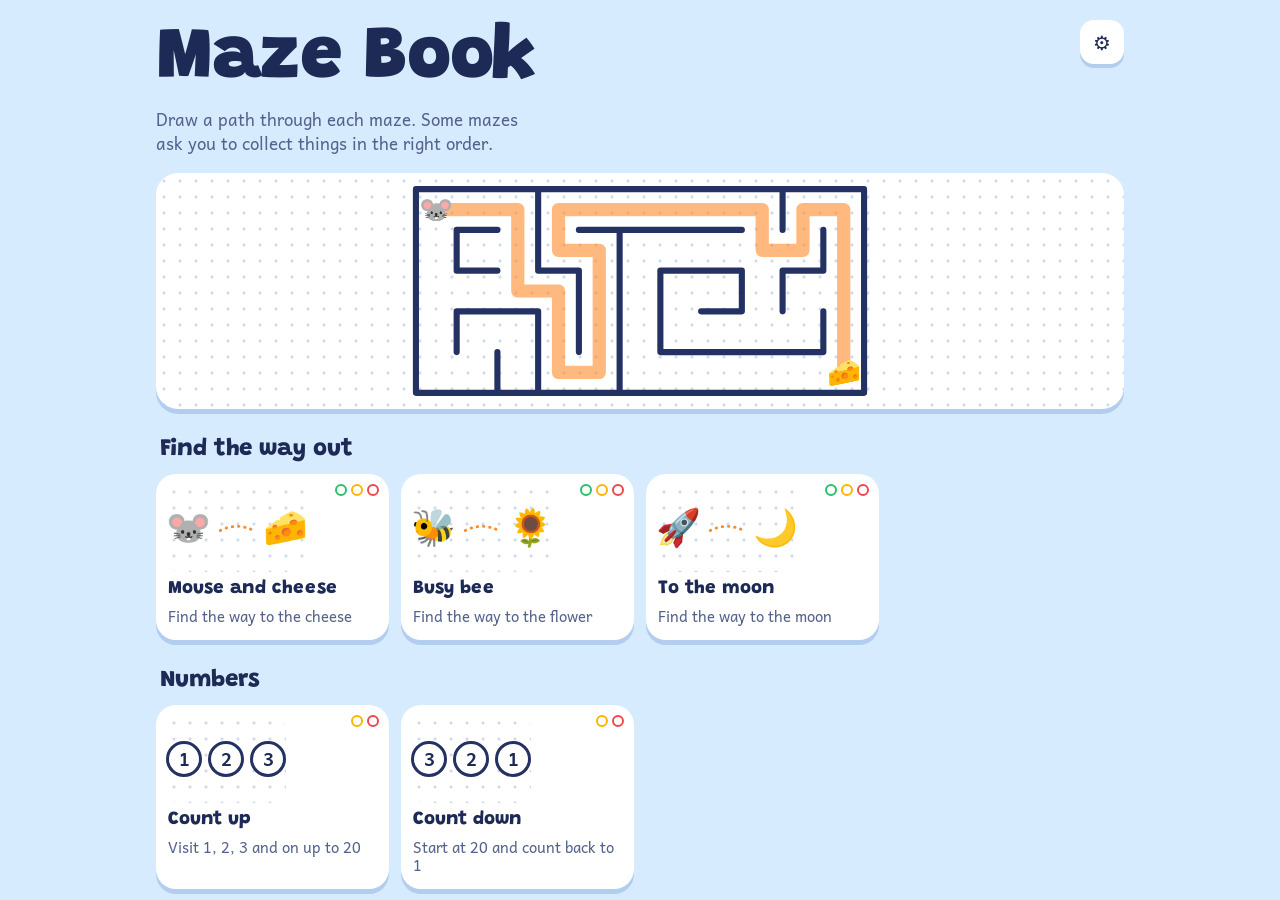
<file: maze2.html>
<!doctype html>
<html lang="en">
<head>
<meta charset="utf-8">
<meta name="viewport" content="width=device-width, initial-scale=1, viewport-fit=cover">
<title>Maze Book</title>
<link rel="preconnect" href="https://fonts.googleapis.com">
<link rel="preconnect" href="https://fonts.gstatic.com" crossorigin>
<link rel="stylesheet" href="https://fonts.googleapis.com/css2?family=Andika:wght@400;700&family=Grandstander:wght@600;800;900&display=swap">
<style>
/* ---------- colour tokens ---------- */
:root{
  --bg:#d7ebff;--card:#ffffff;--card-edge:#b2cdee;--card-2:#eaf3ff;
  --ink:#1d2a55;--ink-soft:#55628c;
  --paper:#ffffff;--paper-dot:#cfdcf0;
  --wall:#243163;--ring:#243163;--num-bg:#ffffff;--halo:#ffffff;
  --btn:#ff9a3d;--btn-edge:#d4711a;--btn-ink:#1d2a55;
  --ghost:#ffffff;--ghost-edge:#b2cdee;
  --good:#138a4a;--bad:#c42d3c;--hint:#875800;
  --rb-off:#e1e9f5;--cloud:#ffffff;--cloud-edge:#c4d3ea;
  --focus:#1f6fe0;--scrim:rgba(12,22,50,.5);--outline:#2f2a3a;
  --display:"Grandstander",ui-rounded,"Arial Rounded MT Bold",system-ui,-apple-system,"Segoe UI",sans-serif;
  --text:"Andika","Trebuchet MS",system-ui,-apple-system,"Segoe UI",sans-serif;
  --emoji:"Apple Color Emoji","Segoe UI Emoji","Noto Color Emoji",sans-serif;
  color-scheme:light;
}
@media (prefers-color-scheme:dark){
  :root:not([data-theme="light"]){
    --bg:#0d1430;--card:#18224a;--card-edge:#070c22;--card-2:#222e61;
    --ink:#eef2ff;--ink-soft:#a9b4db;
    --paper:#16204d;--paper-dot:#2a366e;
    --wall:#e6ecff;--ring:#e6ecff;--num-bg:#16204d;--halo:#16204d;
    --btn:#ff9a3d;--btn-edge:#b25d12;--btn-ink:#1d2a55;
    --ghost:#222e61;--ghost-edge:#070c22;
    --good:#6ee0a2;--bad:#ff8c97;--hint:#ffd56b;
    --rb-off:#2a3567;--cloud:#e8eeff;--cloud-edge:#7d89b8;
    --focus:#7fbfff;--scrim:rgba(0,0,0,.62);--outline:#2f2a3a;
    color-scheme:dark;
  }
}
:root[data-theme="dark"]{
  --bg:#0d1430;--card:#18224a;--card-edge:#070c22;--card-2:#222e61;
  --ink:#eef2ff;--ink-soft:#a9b4db;
  --paper:#16204d;--paper-dot:#2a366e;
  --wall:#e6ecff;--ring:#e6ecff;--num-bg:#16204d;--halo:#16204d;
  --btn:#ff9a3d;--btn-edge:#b25d12;--btn-ink:#1d2a55;
  --ghost:#222e61;--ghost-edge:#070c22;
  --good:#6ee0a2;--bad:#ff8c97;--hint:#ffd56b;
  --rb-off:#2a3567;--cloud:#e8eeff;--cloud-edge:#7d89b8;
  --focus:#7fbfff;--scrim:rgba(0,0,0,.62);--outline:#2f2a3a;
  color-scheme:dark;
}

/* ---------- base ---------- */
*,*::before,*::after{box-sizing:border-box}
html{height:100%;background:var(--bg);scroll-padding-top:env(safe-area-inset-top,0px);-webkit-text-size-adjust:100%;text-size-adjust:100%}
:root{box-sizing:border-box;padding-top:env(safe-area-inset-top,0px);padding-bottom:env(safe-area-inset-bottom,0px)}
body{margin:0;height:100%;overflow:hidden;background:var(--bg);color:var(--ink);font-family:var(--text);font-size:17px;line-height:1.4;-webkit-font-smoothing:antialiased;-webkit-tap-highlight-color:transparent}
button{font:inherit;color:inherit;touch-action:manipulation;-webkit-user-select:none;user-select:none;-webkit-touch-callout:none}
:focus-visible{outline:3px solid var(--focus);outline-offset:3px}
[hidden]{display:none!important}
h1,h2,h3{font-family:var(--display);line-height:1.05;margin:0}
#app{height:100%}
.screen{display:none;height:100%;flex-direction:column}
.screen.active{display:flex}
.scroll{flex:1 1 auto;min-height:0;overflow-y:auto;overflow-x:hidden;-webkit-overflow-scrolling:touch;overscroll-behavior:contain}
.dotpaper{background:radial-gradient(circle,var(--paper-dot) 1.3px,transparent 1.8px) 0 0/16px 16px,var(--paper)}

/* ---------- buttons ---------- */
.icon-btn{flex:none;width:44px;height:44px;display:grid;place-items:center;border:0;border-radius:14px;background:var(--ghost);color:var(--ink);box-shadow:0 4px 0 var(--ghost-edge);font-size:20px;line-height:1;cursor:pointer;transition:transform .08s,box-shadow .08s}
.icon-btn:active{transform:translateY(3px);box-shadow:0 1px 0 var(--ghost-edge)}
.icon-btn svg{width:22px;height:22px}
.btn{display:inline-flex;align-items:center;justify-content:center;gap:8px;border:0;border-radius:18px;padding:14px 18px;font-family:var(--display);font-weight:800;font-size:1.2rem;line-height:1.1;cursor:pointer;transition:transform .08s,box-shadow .08s}
.btn-main{background:var(--btn);color:var(--btn-ink);box-shadow:0 5px 0 var(--btn-edge)}
.btn-ghost{background:var(--ghost);color:var(--ink);box-shadow:0 5px 0 var(--ghost-edge)}
.btn-main:active{transform:translateY(4px);box-shadow:0 1px 0 var(--btn-edge)}
.btn-ghost:active{transform:translateY(4px);box-shadow:0 1px 0 var(--ghost-edge)}
.card .btn-ghost{background:var(--card-2)}

/* ---------- home ---------- */
.home{width:100%;max-width:1000px;margin:0 auto;padding:20px 16px 32px}
.home-head{display:flex;align-items:flex-start;justify-content:space-between;gap:12px}
.title{font-weight:900;font-size:clamp(46px,13vw,76px);letter-spacing:-.015em}
.tagline{margin:8px 0 0;color:var(--ink-soft);font-size:1.06rem;max-width:38ch}
.hero{margin-top:18px;border-radius:22px;padding:8px;box-shadow:0 5px 0 var(--card-edge)}
.hero svg{display:block;width:100%;height:auto;max-height:220px}
.hero .walls{fill:none;stroke:var(--wall);stroke-width:6;stroke-linecap:round;stroke-linejoin:round}
.hero .crayon{fill:none;stroke:#ff8a2a;stroke-width:13;stroke-linecap:round;stroke-linejoin:round;opacity:.6;stroke-dasharray:1;stroke-dashoffset:1;animation:draw 2.8s ease-in-out .5s forwards}
.sec{margin-top:28px}
.sec h2{margin:0 4px 12px;font-size:1.5rem;font-weight:800}
.cards{display:grid;grid-template-columns:repeat(2,minmax(0,1fr));gap:12px}
@media (min-width:620px){.cards{grid-template-columns:repeat(3,minmax(0,1fr))}}
@media (min-width:900px){.cards{grid-template-columns:repeat(4,minmax(0,1fr))}}
.gcard{position:relative;display:flex;flex-direction:column;gap:7px;width:100%;border:0;border-radius:20px;padding:10px 10px 14px;background:var(--card);box-shadow:0 5px 0 var(--card-edge);text-align:left;cursor:pointer;transition:transform .08s,box-shadow .08s}
.gcard:active{transform:translateY(3px);box-shadow:0 2px 0 var(--card-edge)}
.tile{height:88px;border-radius:14px;display:flex;align-items:center;justify-content:center;gap:6px;overflow:hidden}
.temo{font-family:var(--emoji);font-size:36px;line-height:1}
.tdots{width:40px;height:16px}
.tdots path,.duo path{fill:none;stroke:#ff8a2a;stroke-width:3.5;stroke-linecap:round;stroke-dasharray:.5 7}
.tnum{width:36px;height:36px;border-radius:50%;border:3px solid var(--ring);background:var(--num-bg);display:grid;place-items:center;font-weight:700;font-size:18px;color:var(--ink)}
.tnum.let{border-color:#9b6bff}
.tile .rb{width:104px}
.thead{height:78px;width:auto}
.tkey{width:44px;height:44px}
.gname{padding:0 2px;font-family:var(--display);font-weight:800;font-size:1.18rem;line-height:1.1}
.gdesc{padding:0 2px;font-size:.93rem;line-height:1.25;color:var(--ink-soft)}
.ldots{position:absolute;top:10px;right:10px;display:flex;gap:4px}
.ldots i{width:12px;height:12px;border-radius:50%;border:2.5px solid var(--c);background:var(--card)}
.ldots i.on{background:var(--c)}
.foot{margin:28px 4px 0;text-align:center;color:var(--ink-soft);font-size:.93rem}

/* ---------- play ---------- */
.topbar{flex:none;display:flex;align-items:center;gap:8px;width:100%;max-width:1200px;margin:0 auto;padding:8px 12px 2px}
.bar-title{flex:1;min-width:0;display:flex;flex-direction:column;align-items:flex-start}
.bar-name{max-width:100%;font-family:var(--display);font-weight:800;font-size:1.25rem;line-height:1.1;white-space:nowrap;overflow:hidden;text-overflow:ellipsis}
.lvl-chip{display:inline-flex;align-items:center;gap:5px;margin-top:1px;padding:1px 4px 1px 0;border:0;background:none;color:var(--ink-soft);font-weight:700;font-size:.9rem;line-height:1.2;cursor:pointer}
.lvl-chip i{width:11px;height:11px;border-radius:50%;background:var(--c)}
.lvl-chip svg{width:13px;height:13px}
.new-btn{flex:none;height:44px;display:inline-flex;align-items:center;gap:6px;padding:0 14px;border:0;border-radius:14px;background:var(--ghost);color:var(--ink);box-shadow:0 4px 0 var(--ghost-edge);font-family:var(--display);font-weight:800;font-size:1.02rem;cursor:pointer;transition:transform .08s,box-shadow .08s}
.new-btn:active{transform:translateY(3px);box-shadow:0 1px 0 var(--ghost-edge)}
.new-btn svg{width:20px;height:20px}
@media (max-width:430px){.new-btn{width:44px;padding:0;justify-content:center}.new-btn span{display:none}}
.play-body{flex:1 1 auto;min-height:0;width:100%;max-width:1200px;margin:0 auto;padding:6px 12px 12px;display:grid;grid-template-columns:minmax(0,1fr);grid-template-rows:auto minmax(0,1fr) auto;grid-template-areas:"hud" "board" "pad";gap:10px}
.hud{grid-area:hud;display:flex;align-items:center;gap:12px;min-height:104px;padding:8px 10px 8px 12px;border-radius:20px;background:var(--card);box-shadow:0 4px 0 var(--card-edge)}
.hud-vis{flex:none;display:grid;place-items:center;min-width:60px;max-width:104px;height:100px}
.hud-main{flex:1;min-width:0}
.hud-goal{font-family:var(--display);font-weight:800;font-size:1.16rem;line-height:1.1}
.hud-msg{margin-top:5px;min-height:2.5em;font-weight:700;font-size:.93rem;line-height:1.25;color:var(--ink-soft)}
.hud-msg.good{color:var(--good)}
.hud-msg.bad{color:var(--bad)}
.hud-msg.hint{color:var(--hint)}
.hud-tools{flex:none;display:flex;flex-direction:column;gap:8px}
.tool{width:42px;height:42px;display:grid;place-items:center;border:0;border-radius:13px;background:var(--card-2);font-family:var(--emoji);font-size:19px;cursor:pointer}
.board-wrap{grid-area:board;min-width:0;min-height:0;display:grid;place-items:center}
#board{display:block;width:100%;height:100%;touch-action:none;-webkit-user-select:none;user-select:none;-webkit-touch-callout:none;cursor:pointer}
.pad{grid-area:pad;display:grid;grid-template-columns:repeat(3,64px);grid-template-rows:repeat(2,50px);grid-template-areas:". u ." "l d r";gap:6px;justify-content:center}
.pad button{display:grid;place-items:center;border:0;border-radius:14px;background:var(--ghost);color:var(--ink);box-shadow:0 4px 0 var(--ghost-edge);cursor:pointer}
.pad button:active{transform:translateY(3px);box-shadow:0 1px 0 var(--ghost-edge)}
.pad svg{width:26px;height:26px}

/* the side panel visuals */
.vis-full{display:none}
.kid{display:block;height:100px;width:auto}
.big-num{width:66px;height:66px;border-radius:50%;border:4px solid var(--ring);background:var(--num-bg);display:grid;place-items:center;font-weight:700;font-size:31px;color:var(--ink)}
.ngrid{display:grid;grid-template-columns:repeat(5,1fr);gap:7px}
.ng{width:38px;height:38px;border-radius:50%;border:2.5px solid var(--ring);background:var(--num-bg);display:grid;place-items:center;font-weight:700;font-size:16px}
.ng.got{background:var(--good);border-color:var(--good);color:var(--paper)}
.ng.next{box-shadow:0 0 0 4px var(--btn)}
.rb{display:block;width:98px;height:auto}
.rb-off{stroke:var(--rb-off)}
.cloud{fill:var(--cloud);stroke:var(--cloud-edge);stroke-width:1.2}
.duo{display:flex;align-items:center;gap:2px;font-family:var(--emoji);font-size:28px;line-height:1}
.duo svg{width:30px;height:14px}
.krow{display:flex;align-items:center;gap:3px}
.kslot{width:25px;height:25px;display:block}
.kslot svg{width:100%;height:100%;display:block}
.kslot:not(.have) svg{filter:grayscale(1);opacity:.3}
.kslot.used svg{opacity:.45}
.kgem{font-family:var(--emoji);font-size:22px;margin-left:1px}
.avis{display:flex;align-items:center;gap:6px}
.agrid{display:grid;grid-template-columns:repeat(2,30px);gap:2px}
.acell{position:relative;display:grid;place-items:center;width:30px;height:30px;font-family:var(--emoji);font-size:23px;line-height:1}
.acell i{position:absolute;right:-3px;top:-3px;font-style:normal;font-size:14px}
.carry{width:38px;height:38px;border-radius:50%;border:3px dashed var(--ink-soft);display:grid;place-items:center;font-family:var(--emoji);font-size:21px}
.carry.full{border-style:solid;border-color:var(--btn);background:var(--card-2)}
.spell{display:flex;flex-direction:column;align-items:center;gap:6px}
.pic{font-family:var(--emoji);font-size:40px;line-height:1}
.slots{display:flex;gap:2px}
.sl{width:18px;padding-bottom:1px;border-bottom:3px solid var(--ink);text-align:center;font-weight:700;font-size:17px;line-height:1.1;color:var(--ink-soft);opacity:.4}
.sl.got{opacity:1;color:var(--ink)}

/* tablets held upright: bigger pictures in the panel */
@media (orientation:portrait) and (min-width:700px){
  .hud{min-height:160px;gap:18px;padding:12px 16px}
  .hud-vis{height:150px;max-width:none}
  .hud-goal{font-size:1.6rem}
  .hud-msg{font-size:1.12rem}
  .tool{width:52px;height:52px;font-size:24px}
  .kid{height:150px}
  .vis-compact{display:none}
  .vis-full{display:block}
  .ngrid{grid-template-columns:repeat(10,1fr);gap:6px}
  .rb{width:180px}
  .duo{font-size:46px;gap:6px}
  .duo svg{width:56px;height:20px}
  .kslot{width:44px;height:44px}
  .kgem{font-size:36px}
  .agrid{grid-template-columns:repeat(2,48px);gap:6px}
  .acell{width:48px;height:48px;font-size:36px}
  .acell i{font-size:17px}
  .carry{width:58px;height:58px;font-size:32px}
  .pic{font-size:60px}
  .sl{width:30px;font-size:26px}
  .pad{grid-template-columns:repeat(3,84px);grid-template-rows:repeat(2,64px)}
}
@media (orientation:landscape) and (min-width:640px){
  .play-body{grid-template-columns:minmax(220px,300px) minmax(0,1fr);grid-template-rows:minmax(0,1fr) auto;grid-template-areas:"hud board" "pad board"}
  .hud{flex-direction:column;align-items:stretch;justify-content:center;gap:14px;padding:16px 14px;text-align:center;overflow-y:auto}
  .hud-main{flex:none}
  .hud-goal{font-size:1.4rem}
  .hud-msg{font-size:1rem;min-height:3.75em}
  .hud-vis{height:auto;max-width:none;min-height:110px}
  .hud-tools{flex-direction:row;justify-content:center}
  .vis-compact{display:none}
  .vis-full{display:block}
  .kid{height:min(300px,46vh)}
  .rb{width:210px}
  .duo{font-size:46px;gap:6px}
  .duo svg{width:60px;height:22px}
  .kslot{width:46px;height:46px}
  .kgem{font-size:38px}
  .agrid{grid-template-columns:repeat(2,52px);gap:8px}
  .acell{width:52px;height:52px;font-size:38px}
  .acell i{font-size:18px}
  .carry{width:60px;height:60px;font-size:32px}
  .avis{flex-direction:column}
  .pic{font-size:64px}
  .sl{width:30px;font-size:26px}
}

/* ---------- maze board ---------- */
#board .paper{fill:var(--paper)}
.pdot{fill:var(--paper-dot)}
#board .walls{fill:none;stroke:var(--wall);stroke-width:6;stroke-linecap:round;stroke-linejoin:round}
#board .trail{fill:none;stroke-width:13;stroke-linecap:round;stroke-linejoin:round;opacity:.5}
#board.no-trail .trail{display:none}
.emo{font-family:var(--emoji);text-anchor:middle}
.nb{fill:var(--num-bg);stroke:var(--ring);stroke-width:2.5}
.nt{font-family:var(--text);font-weight:700;font-size:17px;text-anchor:middle;fill:var(--ink)}
.lb{fill:var(--num-bg);stroke:#9b6bff;stroke-width:3}
.lt{font-family:var(--text);font-weight:700;font-size:20px;text-anchor:middle;fill:var(--ink)}
.o{stroke:var(--outline);stroke-width:3;stroke-linejoin:round;stroke-linecap:round}
.it .o{stroke-width:6}
.o2{stroke:var(--outline);stroke-width:1.8;stroke-linejoin:round}
.keyhole{fill:var(--paper)}
.door-r{stroke:var(--wall);stroke-width:2.5}
.halo{fill:var(--halo);stroke:var(--wall);stroke-width:2;stroke-opacity:.3}
.carry-bg{fill:var(--paper);stroke:var(--btn);stroke-width:2.5}
.pl{transition:transform 85ms linear}
.it,.pl-in,.dr,.gm{transform-box:fill-box;transform-origin:center}
.it.out,.dr.out{animation:out .42s ease-in forwards}
.it.nope,.dr.nope{animation:nope .45s}
.it.wig{animation:wig .55s}
.pl-in.ping{animation:ping .6s}
.pl-in.bump-u{animation:bumpU .2s}
.pl-in.bump-d{animation:bumpD .2s}
.pl-in.bump-l{animation:bumpL .2s}
.pl-in.bump-r{animation:bumpR .2s}
.goal-glow{fill:#ffd23f;opacity:.45;transform-box:fill-box;transform-origin:center;animation:breathe 1.8s ease-in-out infinite}
.hint-ring{fill:none;stroke:#ffb400;stroke-width:4.5;transform-box:fill-box;transform-origin:center;animation:ring 1s ease-out 3 both}
.hint-dot{fill:#ffb400;animation:dot 3.2s ease both}
.gm.new{animation:dressIn .55s cubic-bezier(.2,1.4,.4,1)}

/* ---------- overlays ---------- */
.overlay{position:fixed;inset:0;z-index:50;display:grid;place-items:center;padding:calc(16px + env(safe-area-inset-top,0px)) 16px calc(16px + env(safe-area-inset-bottom,0px));background:var(--scrim);-webkit-backdrop-filter:blur(3px);backdrop-filter:blur(3px)}
.card{width:100%;max-width:420px;max-height:100%;overflow:auto;border-radius:28px;padding:22px 20px 20px;background:var(--card);text-align:center;box-shadow:0 24px 60px rgba(0,0,0,.3);animation:rise .38s cubic-bezier(.2,1.3,.4,1)}
.card h2{margin:10px 0 4px;font-size:2rem;font-weight:900}
.win-text{margin:0 0 18px;color:var(--ink-soft);font-size:1.1rem}
.win-vis{display:grid;place-items:center}
.win-emo{font-family:var(--emoji);font-size:76px;line-height:1;animation:pop .7s cubic-bezier(.3,1.6,.5,1)}
.win-vis .kid{height:220px}
.win-vis .rb{width:240px}
.win-vis .agrid{grid-template-columns:repeat(4,52px);gap:6px}
.win-vis .acell{width:52px;height:52px;font-size:40px}
.win-vis .pic{font-size:72px}
.win-word{font-family:var(--display);font-weight:900;font-size:2.4rem;letter-spacing:.08em}
.win-actions{display:grid;gap:14px}
.lv-sheet .lv-pic{width:180px;margin:0 auto}
.lv-sub{margin:4px 0 14px;color:var(--ink-soft)}
.lv-list{display:grid;gap:12px;margin-bottom:16px}
.lv-btn{display:flex;align-items:center;gap:14px;width:100%;border:0;border-radius:18px;padding:10px 14px 10px 10px;background:var(--card-2);box-shadow:0 4px 0 var(--card-edge);text-align:left;cursor:pointer;transition:transform .08s,box-shadow .08s}
.lv-btn:active{transform:translateY(3px);box-shadow:0 1px 0 var(--card-edge)}
.lv-btn.last{box-shadow:0 0 0 3px var(--c),0 4px 0 var(--card-edge)}
.lv-mini{flex:none;width:58px;height:58px;padding:4px;border-radius:12px;background:var(--paper)}
.lv-mini svg{display:block;width:100%;height:100%}
.lv-mini .walls{fill:none;stroke:var(--wall);stroke-width:2;stroke-linecap:round}
.lv-text{flex:1;min-width:0;display:flex;flex-direction:column}
.lv-name{display:flex;align-items:center;gap:8px;font-family:var(--display);font-weight:800;font-size:1.3rem}
.lv-name i{width:13px;height:13px;border-radius:50%;background:var(--c)}
.lv-desc{font-size:.93rem;line-height:1.25;color:var(--ink-soft)}
.lv-tick{flex:none;width:30px;height:30px;border-radius:50%;background:var(--good);color:var(--paper);display:grid;place-items:center;font-weight:700}
.sr{position:absolute;width:1px;height:1px;overflow:hidden;clip:rect(0 0 0 0);white-space:nowrap}
.lv-back{width:100%}
.sheet{text-align:left}
.sheet h2{text-align:center;margin:0 0 4px;font-size:1.7rem}
.set-row{display:flex;align-items:center;justify-content:space-between;gap:12px;padding:12px 0;border-bottom:2px solid var(--card-2);font-weight:700}
.switch{flex:none;position:relative;width:54px;height:32px;border:0;border-radius:99px;background:var(--rb-off);cursor:pointer;transition:background .2s}
.switch::after{content:"";position:absolute;top:3px;left:3px;width:26px;height:26px;border-radius:50%;background:#fff;box-shadow:0 1px 3px rgba(0,0,0,.3);transition:transform .2s}
.switch[aria-checked="true"]{background:var(--good)}
.switch[aria-checked="true"]::after{transform:translateX(22px)}
.seg{flex:none;display:grid;grid-template-columns:1fr 1fr;gap:4px;padding:4px;border-radius:14px;background:var(--card-2)}
.seg button{min-width:52px;border:0;background:none;padding:7px 8px;border-radius:10px;cursor:pointer;font-weight:700}
.seg button[aria-pressed="true"]{background:var(--card);box-shadow:0 2px 0 var(--card-edge)}
.set-note{margin:14px 0;color:var(--ink-soft);font-size:.95rem}
.set-actions{display:flex;gap:10px}
.set-actions .btn{flex:1;font-size:1.05rem;padding:12px}
.confetti{position:fixed;inset:0;z-index:60;pointer-events:none;overflow:hidden}
.confetti i{position:absolute;left:50%;top:42%;border-radius:3px;background:var(--c);animation:fly 1.5s cubic-bezier(.15,.7,.35,1) both}

/* ---------- motion ---------- */
@keyframes draw{to{stroke-dashoffset:0}}
@keyframes out{to{transform:scale(1.7);opacity:0}}
@keyframes nope{0%,100%{transform:translateX(0)}20%{transform:translateX(-5px)}40%{transform:translateX(5px)}60%{transform:translateX(-3px)}80%{transform:translateX(2px)}}
@keyframes wig{0%,100%{transform:rotate(0)}25%{transform:rotate(-14deg)}75%{transform:rotate(14deg)}}
@keyframes ping{0%,100%{transform:scale(1)}40%{transform:scale(1.55)}}
@keyframes bumpU{50%{transform:translateY(-6px)}}
@keyframes bumpD{50%{transform:translateY(6px)}}
@keyframes bumpL{50%{transform:translateX(-6px)}}
@keyframes bumpR{50%{transform:translateX(6px)}}
@keyframes breathe{0%,100%{transform:scale(.85)}50%{transform:scale(1.15)}}
@keyframes ring{from{transform:scale(.55);opacity:1}to{transform:scale(1.35);opacity:0}}
@keyframes dot{0%{opacity:0}12%{opacity:.95}80%{opacity:.95}100%{opacity:0}}
@keyframes dressIn{from{transform:scale(1.3);opacity:0}to{transform:none;opacity:1}}
@keyframes rise{from{transform:translateY(30px) scale(.94);opacity:0}to{transform:none;opacity:1}}
@keyframes pop{from{transform:scale(.4) rotate(-12deg);opacity:0}to{transform:none;opacity:1}}
@keyframes fly{0%{transform:translate(-50%,-50%) rotate(0);opacity:1}40%{transform:translate(calc(-50% + var(--x) * .7),calc(-50% + var(--y1))) rotate(calc(var(--rot) * .5));opacity:1}100%{transform:translate(calc(-50% + var(--x)),calc(-50% + var(--y2))) rotate(var(--rot));opacity:0}}
@media (prefers-reduced-motion:reduce){
  *,*::before,*::after{animation-duration:.01ms!important;animation-iteration-count:1!important;transition-duration:.01ms!important}
}
</style>
</head>
<body>
<div id="app">

  <!-- HOME -->
  <section class="screen active" id="home" aria-label="Choose a maze">
    <div class="scroll">
      <div class="home">
        <header class="home-head">
          <div>
            <h1 class="title">Maze Book</h1>
            <p class="tagline">Draw a path through each maze. Some mazes ask you to collect things in the right order.</p>
          </div>
          <button type="button" class="icon-btn" data-settings aria-label="Settings for grown-ups">⚙️</button>
        </header>
        <div class="hero dotpaper" aria-hidden="true"><svg id="hero"></svg></div>
        <div id="sections"></div>
        <p class="foot">The dots on each card are its levels, and they fill in as you finish them: green is easy, yellow is medium, red is difficult. Every maze is new each time you play.</p>
      </div>
    </div>
  </section>

  <!-- PLAY -->
  <section class="screen" id="play" aria-label="Maze">
    <header class="topbar">
      <button type="button" class="icon-btn" data-go="home" aria-label="Back to all mazes"><svg viewBox="0 0 24 24" aria-hidden="true"><path d="M15 5l-7 7 7 7" fill="none" stroke="currentColor" stroke-width="3" stroke-linecap="round" stroke-linejoin="round"/></svg></button>
      <div class="bar-title">
        <span class="bar-name" id="playTitle"></span>
        <button type="button" class="lvl-chip" id="levelBtn"><i aria-hidden="true"></i><span id="levelName"></span><svg viewBox="0 0 24 24" aria-hidden="true"><path d="M6 9l6 6 6-6" fill="none" stroke="currentColor" stroke-width="3" stroke-linecap="round" stroke-linejoin="round"/></svg></button>
      </div>
      <button type="button" class="new-btn" id="newBtn" aria-label="New maze"><svg viewBox="0 0 24 24" aria-hidden="true"><path d="M20 12a8 8 0 1 1-2.6-5.9M20 4v5h-5" fill="none" stroke="currentColor" stroke-width="2.8" stroke-linecap="round" stroke-linejoin="round"/></svg><span>New maze</span></button>
      <button type="button" class="icon-btn" data-settings aria-label="Settings for grown-ups">⚙️</button>
    </header>
    <div class="play-body">
      <div class="hud">
        <div class="hud-vis" id="hudVis" aria-hidden="true"></div>
        <div class="hud-main">
          <div class="hud-goal" id="hudGoal"></div>
          <div class="hud-msg" id="hudMsg" role="status" aria-live="polite"></div>
        </div>
        <div class="hud-tools">
          <button type="button" class="tool" id="sayBtn" aria-label="Read it to me">🔊</button>
          <button type="button" class="tool" id="hintBtn" aria-label="Show me a hint">💡</button>
        </div>
      </div>
      <div class="board-wrap" id="boardWrap"><svg id="board" role="img" aria-label="Maze"></svg></div>
      <div class="pad" id="pad" hidden>
        <button type="button" data-dir="u" style="grid-area:u" aria-label="Up"><svg viewBox="0 0 24 24" aria-hidden="true"><path d="M5 15l7-7 7 7" fill="none" stroke="currentColor" stroke-width="3.2" stroke-linecap="round" stroke-linejoin="round"/></svg></button>
        <button type="button" data-dir="l" style="grid-area:l" aria-label="Left"><svg viewBox="0 0 24 24" aria-hidden="true"><path d="M15 5l-7 7 7 7" fill="none" stroke="currentColor" stroke-width="3.2" stroke-linecap="round" stroke-linejoin="round"/></svg></button>
        <button type="button" data-dir="d" style="grid-area:d" aria-label="Down"><svg viewBox="0 0 24 24" aria-hidden="true"><path d="M5 9l7 7 7-7" fill="none" stroke="currentColor" stroke-width="3.2" stroke-linecap="round" stroke-linejoin="round"/></svg></button>
        <button type="button" data-dir="r" style="grid-area:r" aria-label="Right"><svg viewBox="0 0 24 24" aria-hidden="true"><path d="M9 5l7 7-7 7" fill="none" stroke="currentColor" stroke-width="3.2" stroke-linecap="round" stroke-linejoin="round"/></svg></button>
      </div>
    </div>
  </section>
</div>

<!-- FINISHED -->
<div class="overlay" id="win" hidden>
  <div class="card" role="dialog" aria-modal="true" aria-labelledby="winTitle">
    <div class="win-vis" id="winVis" aria-hidden="true"></div>
    <h2 id="winTitle"></h2>
    <p class="win-text" id="winText"></p>
    <div class="win-actions">
      <button type="button" class="btn btn-main" id="winMain">New maze</button>
      <button type="button" class="btn btn-ghost" data-go="home">All mazes</button>
    </div>
  </div>
</div>

<!-- LEVELS -->
<div class="overlay" id="levels" hidden>
  <div class="card lv-sheet" role="dialog" aria-modal="true" aria-labelledby="lvTitle">
    <div class="tile dotpaper lv-pic" id="lvTile" aria-hidden="true"></div>
    <h2 id="lvTitle"></h2>
    <p class="lv-sub" id="lvSub"></p>
    <div class="lv-list" id="lvList"></div>
    <button type="button" class="btn btn-ghost lv-back" id="lvBack">Back</button>
  </div>
</div>

<!-- SETTINGS -->
<div class="overlay" id="settings" hidden>
  <div class="card sheet" role="dialog" aria-modal="true" aria-labelledby="setTitle">
    <h2 id="setTitle">For grown-ups</h2>
    <div class="set-row"><span>Sound effects</span><button type="button" class="switch" role="switch" data-key="sound" aria-label="Sound effects"></button></div>
    <div class="set-row" id="voiceRow"><span>Read instructions aloud</span><button type="button" class="switch" role="switch" data-key="voice" aria-label="Read instructions aloud"></button></div>
    <div class="set-row"><span>Arrow buttons under the maze</span><button type="button" class="switch" role="switch" data-key="pad" aria-label="Arrow buttons under the maze"></button></div>
    <div class="set-row"><span>Crayon line behind the player</span><button type="button" class="switch" role="switch" data-key="trail" aria-label="Crayon line behind the player"></button></div>
    <div class="set-row"><span>Number mazes go up to</span><div class="seg"><button type="button" data-upto="10">10</button><button type="button" data-upto="20">20</button></div></div>
    <p class="set-note">Children can drag the character with a finger, use the arrow keys, or turn on the arrow buttons. The 💡 button shows what to do next. In the dressing mazes, clothes only go on in an order that makes sense: underpants before trousers or tights, tights before the skirt, the undershirt before the T-shirt, the T-shirt before the sweater, the sweater before the hat, and socks, tights and trousers before shoes. Anything else can go on in any order.</p>
    <div class="set-actions">
      <button type="button" class="btn btn-ghost" id="resetBtn">Clear ticks</button>
      <button type="button" class="btn btn-main" id="closeSettings">Done</button>
    </div>
  </div>
</div>

<script>
(function () {
  'use strict';

  const $ = (s, r) => (r || document).querySelector(s);
  const $$ = (s, r) => Array.from((r || document).querySelectorAll(s));
  const NS = 'http://www.w3.org/2000/svg';
  const rand = n => Math.floor(Math.random() * n);
  const pick = a => a[rand(a.length)];
  const shuffle = a => { for (let i = a.length - 1; i > 0; i--) { const j = rand(i + 1); const t = a[i]; a[i] = a[j]; a[j] = t; } return a; };
  const clamp = (v, a, b) => Math.max(a, Math.min(b, v));
  const cap = s => s.charAt(0).toUpperCase() + s.slice(1);
  const L = (en, it) => (def && def.lang === 'it' ? it : en);

  /* ---------- settings and ticks stay on this device ---------- */
  const store = {
    get(k, d) { try { const v = JSON.parse(localStorage.getItem(k)); return v && typeof v === 'object' ? v : d; } catch (e) { return d; } },
    set(k, v) { try { localStorage.setItem(k, JSON.stringify(v)); } catch (e) { /* no storage: the game still works */ } }
  };
  const settings = Object.assign({ sound: true, voice: false, pad: false, trail: true, upTo: 20, lastLevel: {} }, store.get('mz.settings', {}));
  if (!settings.lastLevel || typeof settings.lastLevel !== 'object') settings.lastLevel = {};
  if (settings.upTo !== 10) settings.upTo = 20;
  // finished mazes, counted per game and level
  let done = store.get('mz.done', {});
  Object.keys(done).forEach(k => { if (typeof done[k] === 'number') done[k] = { easy: done[k] }; else if (!done[k] || typeof done[k] !== 'object') delete done[k]; });
  const saveSettings = () => store.set('mz.settings', settings);

  /* ---------- sound effects, made in the browser ---------- */
  let actx = null, master = null;
  function audio() {
    if (!settings.sound) return null;
    try {
      if (!actx) {
        const AC = window.AudioContext || window.webkitAudioContext;
        if (!AC) return null;
        actx = new AC();
        master = actx.createGain();
        master.gain.value = 0.5;
        master.connect(actx.destination);
      }
      if (actx.state === 'suspended') actx.resume();
      return actx;
    } catch (e) { return null; }
  }
  function tone(freq, at, dur, type, vol) {
    const c = audio();
    if (!c) return;
    try {
      const t = c.currentTime + (at || 0);
      const o = c.createOscillator(), g = c.createGain();
      o.type = type || 'sine';
      o.frequency.setValueAtTime(freq, t);
      g.gain.setValueAtTime(0.0001, t);
      g.gain.exponentialRampToValueAtTime(vol || 0.2, t + 0.012);
      g.gain.exponentialRampToValueAtTime(0.0001, t + dur);
      o.connect(g);
      g.connect(master);
      o.start(t);
      o.stop(t + dur + 0.03);
    } catch (e) { /* ignore audio hiccups */ }
  }
  const sfx = {
    pick() { [660, 880, 1175].forEach((f, i) => tone(f, i * 0.06, 0.16, 'triangle', 0.16)); },
    nope() { tone(320, 0, 0.14, 'triangle', 0.16); tone(240, 0.12, 0.2, 'triangle', 0.16); },
    bump() { tone(150, 0, 0.08, 'sine', 0.18); },
    door() { tone(520, 0, 0.08, 'square', 0.05); tone(780, 0.09, 0.2, 'triangle', 0.17); },
    win() { [523.25, 659.25, 783.99, 1046.5, 1318.5].forEach((f, i) => tone(f, i * 0.1, i === 4 ? 0.55 : 0.24, 'triangle', 0.18)); },
    tap() { tone(900, 0, 0.05, 'sine', 0.08); }
  };

  /* ---------- reading aloud ---------- */
  const canSpeak = 'speechSynthesis' in window && 'SpeechSynthesisUtterance' in window;
  let voices = [];
  function loadVoice() { try { voices = window.speechSynthesis.getVoices() || []; } catch (e) { voices = []; } }
  function voiceFor(lang) {
    if (lang === 'it') return voices.find(v => /^it/i.test(v.lang)) || null;
    return voices.find(v => /^en[-_]GB/i.test(v.lang)) || voices.find(v => /^en/i.test(v.lang)) || null;
  }
  if (canSpeak) {
    loadVoice();
    try { window.speechSynthesis.addEventListener('voiceschanged', loadVoice); } catch (e) { /* older browsers */ }
  }
  function say(text, lang) {
    if (!canSpeak || !text) return;
    try {
      window.speechSynthesis.cancel();
      const u = new SpeechSynthesisUtterance(text);
      const voice = voiceFor(lang);
      if (voice) { u.voice = voice; u.lang = voice.lang; } else u.lang = lang === 'it' ? 'it-IT' : 'en-GB';
      u.rate = 0.92;
      u.pitch = 1.05;
      window.speechSynthesis.speak(u);
    } catch (e) { /* speech not available */ }
  }
  const speakIf = t => { if (settings.voice) say(t, def && def.lang); };

  /* ---------- mazes ---------- */
  const CELL = 40, PAD = 8, STEP = 85;
  function adj(m, a) {
    const c = a % m.cols, r = Math.floor(a / m.cols), out = [];
    if (r > 0) out.push(a - m.cols);
    if (c < m.cols - 1) out.push(a + 1);
    if (r < m.rows - 1) out.push(a + m.cols);
    if (c > 0) out.push(a - 1);
    return out;
  }
  function setWall(m, a, b, v) {
    if (b === a + 1) m.E[a] = v; else if (b === a - 1) m.E[b] = v;
    else if (b === a + m.cols) m.S[a] = v; else if (b === a - m.cols) m.S[b] = v;
  }
  function isOpen(m, a, b) {
    if (b < 0 || b >= m.n) return false;
    if (b === a + 1) return a % m.cols < m.cols - 1 && !m.E[a];
    if (b === a - 1) return a % m.cols > 0 && !m.E[b];
    if (b === a + m.cols) return !m.S[a];
    if (b === a - m.cols) return !m.S[b];
    return false;
  }
  const openNb = (m, a) => adj(m, a).filter(b => isOpen(m, a, b));
  function squareOpen(m, r, c) {
    if (r < 0 || c < 0 || r >= m.rows - 1 || c >= m.cols - 1) return false;
    const a = r * m.cols + c;
    return !m.E[a] && !m.E[a + m.cols] && !m.S[a] && !m.S[a + 1];
  }
  // a winding maze with long corridors, plus a few extra openings so there is more than one way around
  function makeMaze(cols, rows, loops) {
    const n = cols * rows;
    const m = { cols, rows, n, E: new Uint8Array(n).fill(1), S: new Uint8Array(n).fill(1) };
    const seen = new Uint8Array(n), first = rand(n), stack = [first];
    seen[first] = 1;
    while (stack.length) {
      const a = stack[stack.length - 1];
      const opts = adj(m, a).filter(b => !seen[b]);
      if (!opts.length) { stack.pop(); continue; }
      const b = pick(opts);
      setWall(m, a, b, 0);
      seen[b] = 1;
      stack.push(b);
    }
    if (loops > 0) {
      const walls = [];
      for (let i = 0; i < n; i++) {
        if (i % cols < cols - 1 && m.E[i]) walls.push([i, i + 1]);
        if (i + cols < n && m.S[i]) walls.push([i, i + cols]);
      }
      shuffle(walls);
      const want = Math.round(n * loops);
      let made = 0;
      for (const [a, b] of walls) {
        if (made >= want) break;
        setWall(m, a, b, 0);
        const r = Math.floor(a / cols), c = a % cols;
        const room = b === a + 1 ? squareOpen(m, r - 1, c) || squareOpen(m, r, c) : squareOpen(m, r, c - 1) || squareOpen(m, r, c);
        if (room) setWall(m, a, b, 1); else made++;
      }
    }
    return m;
  }
  function bfs(m, src, blocked) {
    const d = new Int32Array(m.n).fill(-1), q = [src];
    d[src] = 0;
    for (let h = 0; h < q.length; h++) {
      const a = q[h];
      for (const b of openNb(m, a)) if (d[b] < 0 && !(blocked && blocked(b))) { d[b] = d[a] + 1; q.push(b); }
    }
    return d;
  }
  function bfsMulti(m, srcs) {
    const d = new Int32Array(m.n).fill(-1), q = srcs.slice();
    srcs.forEach(s => { d[s] = 0; });
    for (let h = 0; h < q.length; h++) {
      const a = q[h];
      for (const b of openNb(m, a)) if (d[b] < 0) { d[b] = d[a] + 1; q.push(b); }
    }
    return d;
  }
  // the cells to walk from src to dst (not including src); null if dst is further than `limit` steps
  function route(m, src, dst, limit) {
    if (src === dst) return [];
    const par = new Int32Array(m.n).fill(-1), dep = new Int32Array(m.n).fill(-1), q = [src];
    dep[src] = 0;
    for (let h = 0; h < q.length; h++) {
      const a = q[h];
      if (limit && dep[a] >= limit) continue;
      for (const b of openNb(m, a)) {
        if (dep[b] >= 0) continue;
        dep[b] = dep[a] + 1;
        par[b] = a;
        if (b === dst) { const out = []; for (let x = dst; x !== src; x = par[x]) out.push(x); return out.reverse(); }
        q.push(b);
      }
    }
    return null;
  }
  const cxOf = (m, i) => PAD + (i % m.cols) * CELL + CELL / 2;
  const cyOf = (m, i) => PAD + Math.floor(i / m.cols) * CELL + CELL / 2;
  function wallPath(m) {
    let d = '';
    for (let r = 0; r < m.rows; r++) for (let c = 0; c < m.cols; c++) {
      const i = r * m.cols + c, x = PAD + c * CELL, y = PAD + r * CELL;
      if (r === 0) d += 'M' + x + ' ' + y + 'h' + CELL;
      if (c === 0) d += 'M' + x + ' ' + y + 'v' + CELL;
      if (m.E[i]) d += 'M' + (x + CELL) + ' ' + y + 'v' + CELL;
      if (m.S[i]) d += 'M' + x + ' ' + (y + CELL) + 'h' + CELL;
    }
    return d;
  }

  /* ---------- Leo and Mia ---------- */
  const PEOPLE = {
    leo: { name: 'Leo', pron: 'his', subj: 'He', girl: false, skin: '#f3c9a6', hair: '#7a4a2a',
      col: { pj: '#9cc3ff', pants: '#8ec9ff', pants2: '#4f9be6', trim: '#8ec9ff', sock: '#ff6b6b', tee: '#ffd23f', trousers: '#3d6fd6', trousers2: '#2a52a8',
        sweater: '#ff7a3d', sweater2: '#ffb58f', shoes: '#2fa36b', hat: '#19a7a8', hatBand: '#118585', pom: '#ffffff' },
      items: ['underpants', 'undershirt', 'socks', 'tshirt', 'trousers', 'sweater', 'shoes', 'hat'] },
    mia: { name: 'Mia', pron: 'her', subj: 'She', girl: true, skin: '#c98d63', hair: '#3a2216',
      col: { pj: '#e6b8ff', pants: '#ffb3cf', pants2: '#ff7fae', trim: '#ffb3cf', bow: true, tights: '#8e63f2', tights2: '#6a43cc', tee: '#3ccb7f', skirt: '#ff5d6c', skirt2: '#d23f4f',
        sweater: '#ffc23d', sweater2: '#ffe39a', shoes: '#4a6cf7', hat: '#ff5da2', hatBand: '#d9408a', pom: '#ffffff' },
      items: ['underpants', 'undershirt', 'tights', 'tshirt', 'skirt', 'sweater', 'shoes', 'hat'] }
  };
  const GNAME = { underpants: 'underpants', undershirt: 'undershirt', socks: 'socks', tights: 'tights', tshirt: 'T-shirt', trousers: 'trousers', skirt: 'skirt', sweater: 'sweater', shoes: 'shoes', hat: 'hat' };
  // what has to be on before each item, with the reason a child hears; anything not listed can go on in any order
  const RULES = {
    underpants: [],
    undershirt: [],
    socks: [],
    tights: [['underpants', 'Underpants go on before tights.']],
    tshirt: [['undershirt', 'The undershirt goes on under the T-shirt.']],
    trousers: [['underpants', 'Underpants go on before trousers.']],
    skirt: [['tights', 'Tights go on before the skirt.']],
    sweater: [['tshirt', 'The T-shirt goes on under the sweater.']],
    hat: [['sweater', 'The sweater goes over your head, so put it on before the hat.']]
  };
  const needsFor = (who, id) => id !== 'shoes' ? RULES[id]
    : who === 'leo' ? [['socks', 'Socks go on before shoes.'], ['trousers', 'Trousers go on before shoes.']]
    : [['tights', 'Tights go on before shoes.']];
  // what each item looks like on the child (drawn on a 200 x 340 figure)
  const GARMENT = {
    underpants: c => '<path class="o" d="M66 186H134V204Q130 218 114 216Q104 215 100 206Q96 215 86 216Q70 218 66 204Z" fill="' + c.pants + '"/>' +
      '<path d="M67.5 191.5H132.5" stroke="' + c.pants2 + '" stroke-width="6"/>' +
      (c.bow ? '<path d="M100 192l-6-4v8zM100 192l6-4v8z" fill="#fff" stroke="#2f2a3a" stroke-width="1.5"/>' : ''),
    undershirt: c => '<path class="o" d="M64 114Q64 104 76 104L86 104Q100 114 114 104L124 104Q136 104 136 114L136 196L64 196Z" fill="#ffffff"/>' +
      '<path d="M86.5 105.5Q100 115 113.5 105.5M65.5 190H134.5" fill="none" stroke="' + c.trim + '" stroke-width="3.5"/>',
    socks: c => '<path class="o" d="M72 276H96V312Q96 324 84 324H70Q60 324 62 314Q63 306 72 304Z" fill="' + c.sock + '"/>' +
      '<path class="o" d="M104 276H128V304Q137 306 138 314Q140 324 130 324H116Q104 324 104 312Z" fill="' + c.sock + '"/>' +
      '<path d="M74 285H94M106 285H126" stroke="#fff" stroke-width="5"/>',
    tights: c => '<path class="o" d="M68 186H132L131 304Q139 308 139 316Q140 326 128 326H114Q102 326 102 314V222Q100 214 98 222V314Q98 326 86 326H72Q60 326 61 316Q61 308 69 304Z" fill="' + c.tights + '"/>' +
      '<path d="M69.5 191.5H130.5" stroke="' + c.tights2 + '" stroke-width="5"/>',
    tshirt: c => '<path class="o" d="M64 112Q66 102 80 102L88 102Q100 112 112 102L120 102Q134 102 136 112L160 132L150 150L136 142L136 198Q100 206 64 198L64 142L50 150L40 132Z" fill="' + c.tee + '"/>' +
      '<path d="M100 136l4.5 9 10 1.4-7.3 7 1.8 10-9-4.8-9 4.8 1.8-10-7.3-7 10-1.4z" fill="#fff" opacity=".9"/>',
    trousers: c => '<path class="o" d="M66 184H134L133 302H104L102 220Q100 214 98 220L96 302H67Z" fill="' + c.trousers + '"/>' +
      '<path d="M67.5 191H132.5M100 191V212M74 191Q76 202 88 201M126 191Q124 202 112 201" fill="none" stroke="' + c.trousers2 + '" stroke-width="2.8"/>',
    skirt: c => '<path class="o" d="M68 184H132L148 254Q100 266 52 254Z" fill="' + c.skirt + '"/>' +
      '<path d="M69 190H131" stroke="' + c.skirt2 + '" stroke-width="7"/>' +
      '<path d="M86 194L80 258M100 194V262M114 194L120 258" stroke="' + c.skirt2 + '" stroke-width="3" fill="none"/>',
    sweater: c => '<path class="o" d="M62 112Q62 100 78 100L88 100Q100 110 112 100L122 100Q138 100 138 112L158 116L161 190L137 190L136 206Q100 214 64 206L63 190L39 190L42 116Z" fill="' + c.sweater + '"/>' +
      '<path d="M64 134H136V148H64ZM42.5 134H63V148H42.5ZM137 134H158V148H137Z" fill="' + c.sweater2 + '"/>' +
      '<path d="M41 182H62M138 182H159M66 198Q100 206 134 198" fill="none" stroke="rgba(0,0,0,.25)" stroke-width="2.5"/>',
    shoes: c => '<path class="o" d="M62 318Q62 304 76 304H92Q98 304 98 312V323H62Z" fill="' + c.shoes + '"/>' +
      '<path class="o" d="M102 312Q102 304 108 304H124Q138 304 138 318V323H102Z" fill="' + c.shoes + '"/>' +
      '<path class="o" d="M60 322H99V327Q99 331 95 331H64Q60 331 60 327ZM101 322H140V327Q140 331 136 331H105Q101 331 101 327Z" fill="#fff"/>' +
      '<path d="M73 309L85 315M85 309L73 315M115 309L127 315M127 309L115 315" stroke="#fff" stroke-width="2.6" stroke-linecap="round"/>',
    hat: c => '<path class="o" d="M58 60Q56 20 100 18Q144 20 142 60Z" fill="' + c.hat + '"/>' +
      '<rect class="o" x="54" y="50" width="92" height="17" rx="8.5" fill="' + c.hatBand + '"/>' +
      '<path d="M68 52V65M81 51V66M94 51V66M107 51V66M120 51V66M133 52V65" stroke="rgba(0,0,0,.2)" stroke-width="2.4"/>' +
      '<circle class="o" cx="100" cy="15" r="11" fill="' + c.pom + '"/>'
  };
  // what each item looks like lying in the maze (drawn in a 40 x 40 square, same colours as on the child)
  const ICON = {
    underpants: c => '<path class="o2" d="M3 8H37V16C29.5 17.5 27 25 26 34H14C13 25 10.5 17.5 3 16Z" fill="' + c.pants + '"/><path class="o2" d="M3 8H37V13.5H3Z" fill="' + c.pants2 + '"/>' +
      (c.bow ? '<path d="M20 10.8l-4-2.6v5.2zM20 10.8l4-2.6v5.2z" fill="#fff" stroke="#2f2a3a" stroke-width="1"/>' : ''),
    undershirt: c => '<path class="o2" d="M12 5H16Q20 12 24 5H28L28.5 11Q33 13 33 19V35H7V19Q7 13 11.5 11Z" fill="#ffffff"/>' +
      '<path d="M16.3 5.8Q20 12.6 23.7 5.8M7.8 31.5H32.2" fill="none" stroke="' + c.trim + '" stroke-width="2.2"/>',
    socks: c => [[1, 1], [13, 4]].map(([x, y]) => '<g transform="translate(' + x + ' ' + y + ')"><path class="o2" d="M5 3H15V21L21.5 25.5Q25.5 28.5 23 32Q20.5 35 16.5 32.5L7 26.5Q5 25 5 22.5Z" fill="' + c.sock + '"/>' +
      '<path d="M5.8 8.5H14.2M5.8 12.5H14.2" stroke="#fff" stroke-width="2.4"/></g>').join(''),
    tights: c => '<path class="o2" d="M7 4H33L32 27Q32.5 31 34.5 33Q36 35.5 33 36.5H27Q24 36.5 23.5 33L22 15Q20 12.5 18 15L16.5 33Q16 36.5 13 36.5H7Q4 35.5 5.5 33Q7.5 31 8 27Z" fill="' + c.tights + '"/>' +
      '<path d="M7.4 8.5H32.6" stroke="' + c.tights2 + '" stroke-width="2.6"/>',
    tshirt: c => '<path class="o2" d="M14 5Q20 10 26 5L36 10L32.5 18L28 16V35H12V16L7.5 18L4 10Z" fill="' + c.tee + '"/>' +
      '<path d="M20 18.5l1.8 3.6 4 .6-2.9 2.8.7 4-3.6-1.9-3.6 1.9.7-4-2.9-2.8 4-.6z" fill="#fff"/>',
    trousers: c => '<path class="o2" d="M10 4H30L33.5 36H23.5L20 16L16.5 36H6.5Z" fill="' + c.trousers + '"/>' +
      '<path d="M10.4 8.5H29.6M20 8.5V15.5M12 8.5Q12.6 12.8 16.6 12.6M28 8.5Q27.4 12.8 23.4 12.6" fill="none" stroke="' + c.trousers2 + '" stroke-width="1.8"/>',
    skirt: c => '<path class="o2" d="M11 7H29L35 31Q20 36 5 31Z" fill="' + c.skirt + '"/><path class="o2" d="M11 7H29V11.5H11Z" fill="' + c.skirt2 + '"/>' +
      '<path d="M15.5 11.5L12.5 32.5M20 11.5V34M24.5 11.5L27.5 32.5" stroke="' + c.skirt2 + '" stroke-width="1.8"/>',
    sweater: c => '<path class="o2" d="M14 4.5Q20 9 26 4.5L31.5 6Q35.5 7.5 36 12L38.5 31.5L32.5 33L30 16.5V35H10V16.5L7.5 33L1.5 31.5L4 12Q4.5 7.5 8.5 6Z" fill="' + c.sweater + '"/>' +
      '<path d="M11 16.5H29V21.5H11Z" fill="' + c.sweater2 + '"/>' +
      '<path d="M14 4.5Q20 9 26 4.5M10.8 31H29.2M2 28.3L7.9 29.6M38 28.3L32.1 29.6" fill="none" stroke="rgba(0,0,0,.28)" stroke-width="1.8"/>',
    shoes: c => ['translate(4 -8) scale(.86)', ''].map(t => '<g' + (t ? ' transform="' + t + '"' : '') + '>' +
      '<path class="o2" d="M3 25Q3 15 10 14H18Q19.5 19 25 21.5L33 23Q37.5 24 37.5 28.5V30H3Z" fill="' + c.shoes + '"/>' +
      '<path class="o2" d="M2.5 29.5H38V33Q38 34.5 36.5 34.5H4Q2.5 34.5 2.5 33Z" fill="#fff"/>' +
      '<path d="M12 17.5L15.5 20.5M15 15.5L18.6 18.6" stroke="#fff" stroke-width="1.8" stroke-linecap="round"/></g>').join(''),
    hat: c => '<path class="o2" d="M8 24Q8 9.5 20 9.5Q32 9.5 32 24Z" fill="' + c.hat + '"/><rect class="o2" x="5.5" y="22" width="29" height="9.5" rx="3.5" fill="' + c.hatBand + '"/>' +
      '<path d="M11 23.5V30M16.5 23.5V30M23.5 23.5V30M29 23.5V30" stroke="rgba(0,0,0,.2)" stroke-width="1.6"/><circle class="o2" cx="20" cy="7.5" r="4.6" fill="' + c.pom + '"/>'
  };
  // they start the maze in pyjamas; each half goes when the underwear underneath goes on
  const pjBottom = c => '<path class="o" d="M66 186H134L133 304H104L102 222Q100 216 98 222L96 304H67Z" fill="' + c.pj + '"/>' +
    '<g fill="#fff" opacity=".85"><circle cx="82" cy="236" r="3.5"/><circle cx="118" cy="264" r="3.5"/><circle cx="84" cy="286" r="3"/><circle cx="116" cy="226" r="3"/><circle cx="88" cy="206" r="3"/></g>';
  const pjTop = c => '<path class="o" d="M62 112Q62 100 78 100L88 100Q100 110 112 100L122 100Q138 100 138 112L158 116L160 190L136 190L136 206Q100 214 64 206L64 190L40 190L42 116Z" fill="' + c.pj + '"/>' +
    '<g fill="#fff" opacity=".85"><circle cx="80" cy="132" r="3.5"/><circle cx="114" cy="152" r="3.5"/><circle cx="90" cy="178" r="3.5"/><circle cx="124" cy="124" r="3.5"/><circle cx="52" cy="150" r="3"/><circle cx="148" cy="166" r="3"/></g>';
  function behindHead(P) {
    if (P.girl) return '<path class="o" d="M58 66C52 98 54 122 64 134Q100 142 136 134C146 122 148 98 142 66Z" fill="' + P.hair + '"/>' +
      '<circle class="o" cx="50" cy="60" r="14" fill="' + P.hair + '"/><circle class="o" cx="150" cy="60" r="14" fill="' + P.hair + '"/>';
    return '<circle class="o" cx="61" cy="70" r="9" fill="' + P.skin + '"/><circle class="o" cx="139" cy="70" r="9" fill="' + P.skin + '"/>';
  }
  function headMarkup(P, hatOn) {
    let m = '<circle class="o" cx="100" cy="64" r="40" fill="' + P.skin + '"/>' +
      '<ellipse cx="86" cy="68" rx="4.5" ry="6" fill="#2f2a3a"/><ellipse cx="114" cy="68" rx="4.5" ry="6" fill="#2f2a3a"/>' +
      '<circle cx="87.6" cy="65.5" r="1.6" fill="#fff"/><circle cx="115.6" cy="65.5" r="1.6" fill="#fff"/>' +
      '<circle cx="76" cy="82" r="6" fill="#ff8fa3" opacity=".45"/><circle cx="124" cy="82" r="6" fill="#ff8fa3" opacity=".45"/>' +
      '<path d="M88 84Q100 94 112 84" fill="none" stroke="#2f2a3a" stroke-width="3" stroke-linecap="round"/>';
    if (P.girl) m += '<path class="o" d="M60 64C58 32 78 22 100 22C122 22 142 32 140 64C134 50 120 44 106 48C98 42 82 44 74 52C68 54 63 58 60 64Z" fill="' + P.hair + '"/>' +
      (hatOn ? '' : '<path class="o" d="M138 34l-12-8v16zM138 34l12-8v16z" fill="#ff5d8f"/><circle class="o" cx="138" cy="34" r="4" fill="#ff5d8f"/>');
    else m += '<path class="o" d="M60 62C58 34 76 22 100 22C124 22 142 34 140 62C136 52 128 46 118 46C112 38 98 36 92 44C82 40 70 46 66 54C64 56 62 58 60 62Z" fill="' + P.hair + '"/>';
    return m;
  }
  const headToken = P => behindHead(P) + headMarkup(P);
  function characterMarkup(P, worn, fresh) {
    const s = P.skin, c = P.col;
    const layer = id => worn.has(id) ? '<g class="gm' + (id === fresh ? ' new' : '') + '">' + GARMENT[id](c) + '</g>' : '';
    let m = behindHead(P) +
      '<circle class="o" cx="54" cy="198" r="10" fill="' + s + '"/><circle class="o" cx="146" cy="198" r="10" fill="' + s + '"/>' +
      '<rect class="o" x="44" y="110" width="20" height="86" rx="10" fill="' + s + '"/><rect class="o" x="136" y="110" width="20" height="86" rx="10" fill="' + s + '"/>' +
      '<rect class="o" x="72" y="194" width="24" height="116" rx="9" fill="' + s + '"/><rect class="o" x="104" y="194" width="24" height="116" rx="9" fill="' + s + '"/>' +
      '<ellipse class="o" cx="80" cy="314" rx="16" ry="9" fill="' + s + '"/><ellipse class="o" cx="120" cy="314" rx="16" ry="9" fill="' + s + '"/>' +
      '<rect x="90" y="96" width="20" height="22" fill="' + s + '"/>';
    if (!worn.has('underpants')) m += pjBottom(c);
    m += layer('underpants') + layer('socks') + layer('tights');
    if (!worn.has('undershirt')) m += pjTop(c);
    m += layer('undershirt') + layer('tshirt') + layer('trousers') + layer('skirt') + layer('sweater') + layer('shoes');
    return m + headMarkup(P, worn.has('hat')) + layer('hat');
  }
  const kidSVG = (P, worn, fresh) => '<svg class="kid" viewBox="0 0 200 340" aria-hidden="true">' + characterMarkup(P, worn, fresh) + '</svg>';

  /* ---------- small pictures ---------- */
  const RAINBOW = [['red', '#f0464d'], ['orange', '#ff8a2a'], ['yellow', '#ffd23f'], ['green', '#2dbe6c'], ['blue', '#3d8bff'], ['purple', '#9b6bff']];
  const KEYC = [['red', '#f0464d'], ['blue', '#3d8bff'], ['yellow', '#ffc531']];
  function rainbowSVG(k) {
    const R = [54, 47, 40, 33, 26, 19];
    let s = '<svg class="rb" viewBox="0 0 120 68" aria-hidden="true">';
    RAINBOW.forEach((c, i) => {
      const r = R[i];
      s += '<path d="M' + (60 - r) + ' 62A' + r + ' ' + r + ' 0 0 1 ' + (60 + r) + ' 62"' + (i < k ? ' stroke="' + c[1] + '"' : ' class="rb-off"') + ' fill="none" stroke-width="6.4" stroke-linecap="round"/>';
    });
    return s + '<g class="cloud"><circle cx="9" cy="61" r="6.5"/><circle cx="17" cy="57" r="8"/><circle cx="25" cy="62" r="6"/><circle cx="95" cy="62" r="6"/><circle cx="103" cy="57" r="8"/><circle cx="111" cy="61" r="6.5"/></g></svg>';
  }
  const crayon = hex => '<g transform="rotate(-35 20 20)"><path class="o2" d="M7 15H29L37 20L29 25H7Q5 25 5 23V17Q5 15 7 15Z" fill="' + hex + '"/><path d="M12 15.8V24.2M24 15.8V24.2" stroke="rgba(0,0,0,.3)" stroke-width="2"/><path d="M33.6 17.8L37 20L33.6 22.2Z" fill="rgba(0,0,0,.35)"/></g>';
  const keyIcon = hex => '<g transform="rotate(-40 20 20)"><circle class="o2" cx="10" cy="20" r="7.5" fill="' + hex + '"/><circle class="keyhole" cx="10" cy="20" r="2.8"/><path class="o2" d="M16.5 17H37V23H34V28.5H30V23H27.5V27H23.5V23H16.5Z" fill="' + hex + '"/></g>';
  const doorMarkup = hex => '<g class="dr"><rect class="door-r" x="-17" y="-17" width="34" height="34" rx="6" fill="' + hex + '"/><path d="M-17 -6H17M-17 6H17" stroke="rgba(0,0,0,.2)" stroke-width="2"/><circle cx="0" cy="-2" r="4.6" fill="#1d2a55"/><path d="M-2.4 0H2.4L3.8 9H-3.8Z" fill="#1d2a55"/></g>';
  const emoMarkup = (e, size) => '<text class="emo" font-size="' + size + '" dy=".35em">' + e + '</text>';
  const numMarkup = v => '<circle class="nb" r="16"/><text class="nt" dy=".35em">' + v + '</text>';
  const letterMarkup = ch => '<circle class="lb" r="16.5"/><text class="lt" dy=".36em">' + ch + '</text>';
  const garmentIcon = (P, id) => '<svg x="-19" y="-19" width="38" height="38" viewBox="0 0 40 40">' + ICON[id](P.col) + '</svg>';
  const box = (inner, s) => '<svg x="' + (-s / 2) + '" y="' + (-s / 2) + '" width="' + s + '" height="' + s + '" viewBox="0 0 40 40">' + inner + '</svg>';
  const trailDots = '<svg class="tdots" viewBox="0 0 48 16" aria-hidden="true"><path d="M4 11Q24 1 44 11"/></svg>';

  /* ---------- levels: easy is the size of the old dressing mazes, medium the size of the old rocket maze ---------- */
  const LEVELS = [
    { id: 'easy', name: 'Easy', it: 'Facile', desc: 'A small maze with shortcuts', itDesc: 'Un labirinto piccolo, con scorciatoie', size: 90, loops: 0.12, minPx: 27, color: '#2dbe6c' },
    { id: 'medium', name: 'Medium', it: 'Medio', desc: 'A bigger maze', itDesc: 'Un labirinto più grande', size: 190, loops: 0.06, minPx: 25, color: '#ffb400' },
    { id: 'hard', name: 'Difficult', it: 'Difficile', desc: 'A giant maze with lots of dead ends', itDesc: 'Un labirinto enorme, con tanti vicoli ciechi', size: 320, loops: 0.02, minPx: 21, color: '#f0464d' }
  ];
  let LV = LEVELS[0];
  const levelsOf = g => LEVELS.filter(l => g.levels.includes(l.id));
  const lvName = (lv, g) => (g && g.lang === 'it' ? lv.it : lv.name);

  /* ---------- the games ---------- */
  const SECTIONS = ['Find the way out', 'Numbers', 'Getting dressed', 'More puzzles'];
  const GAMES = [
    { id: 'mouse', levels: ['easy', 'medium', 'hard'], sec: 0, mode: 'classic', name: 'Mouse and cheese', desc: 'Find the way to the cheese', player: '🐭', goal: '🧀', who: 'the mouse', color: '#ff8a2a',
      goalText: 'Help the mouse find the cheese!', winTitle: 'Yum!', winText: 'The mouse found the cheese.' },
    { id: 'bee', levels: ['easy', 'medium', 'hard'], sec: 0, mode: 'classic', name: 'Busy bee', desc: 'Find the way to the flower', player: '🐝', goal: '🌻', who: 'the bee', color: '#2dbe6c',
      goalText: 'Help the bee find the flower!', winTitle: 'Buzz buzz!', winText: 'The bee found the flower.' },
    { id: 'rocket', levels: ['easy', 'medium', 'hard'], sec: 0, mode: 'classic', name: 'To the moon', desc: 'Find the way to the moon', player: '🚀', goal: '🌙', who: 'the rocket', color: '#9b6bff',
      goalText: 'Fly the rocket to the moon!', winTitle: 'Moon landing!', winText: 'The rocket made it to the moon.' },
    { id: 'up', levels: ['medium', 'hard'], sizes: { medium: 150 }, sec: 1, mode: 'numbers', dir: 1, name: 'Count up', player: '🐸', who: 'the frog', color: '#3d8bff' },
    { id: 'down', levels: ['medium', 'hard'], sizes: { medium: 150 }, sec: 1, mode: 'numbers', dir: -1, name: 'Count down', player: '🐰', who: 'the bunny', color: '#ff5fa2' },
    { id: 'leo', levels: ['easy', 'medium'], sec: 2, mode: 'dress', person: 'leo', name: 'Dress Leo', desc: 'Pick up his clothes in the right order', color: '#ff8a2a' },
    { id: 'mia', levels: ['easy', 'medium'], sec: 2, mode: 'dress', person: 'mia', name: 'Dress Mia', desc: 'Pick up her clothes in the right order', color: '#9b6bff' },
    { id: 'rainbow', levels: ['easy', 'medium'], sec: 3, mode: 'rainbow', name: 'Rainbow', desc: 'Pick up the crayons in rainbow order', player: '🦄', who: 'the unicorn' },
    { id: 'keys', levels: ['easy', 'medium'], sec: 3, mode: 'keys', name: 'Keys and doors', desc: 'Find each key, open its door, reach the treasure', player: '🦊', who: 'the fox', fixedLoops: 0, color: '#ff8a2a' },
    { id: 'animals', levels: ['easy', 'medium'], sec: 3, mode: 'animals', name: 'Feed the animals', desc: 'Bring each animal the food it likes', player: '🚜', who: 'the tractor', color: '#2dbe6c' },
    { id: 'spell', levels: ['easy', 'medium'], sec: 3, mode: 'spell', lang: 'en', name: 'Spell it', desc: 'Collect the letters to spell three English words', player: '🦉', who: 'the owl', color: '#3d8bff' },
    { id: 'parole', levels: ['easy', 'medium'], sec: 3, mode: 'spell', lang: 'it', name: 'Scrivi la parola', desc: 'Raccogli le lettere per scrivere tre parole italiane', player: '🦉', who: 'il gufo',
      drag: 'Metti il dito sul gufo e trascinalo.', dragMouse: 'Usa le frecce della tastiera, oppure trascina il gufo con il mouse.', color: '#2dbe6c' }
  ];
  const PAIRS = [['🐰', 'rabbit', '🥕', 'carrot', 'carrots'], ['🐶', 'dog', '🦴', 'bone', 'bones'], ['🐱', 'cat', '🐟', 'fish', 'fish'],
    ['🐒', 'monkey', '🍌', 'banana', 'bananas'], ['🐿️', 'squirrel', '🌰', 'nut', 'nuts'], ['🐻', 'bear', '🍯', 'honey', 'honey'], ['🐔', 'hen', '🌽', 'corn', 'corn']];
  const W3 = [['CAT', '🐱'], ['DOG', '🐶'], ['SUN', '☀️'], ['BUS', '🚌'], ['PIG', '🐷'], ['COW', '🐮'], ['BEE', '🐝'], ['EGG', '🥚'], ['CAR', '🚗'], ['ANT', '🐜'], ['OWL', '🦉'], ['FOX', '🦊'], ['BED', '🛏️']];
  const W4 = [['FISH', '🐟'], ['FROG', '🐸'], ['DUCK', '🦆'], ['CAKE', '🎂'], ['STAR', '⭐'], ['MOON', '🌙'], ['BOAT', '⛵'], ['BEAR', '🐻'], ['BIRD', '🐦'], ['TREE', '🌳'], ['BALL', '⚽'], ['LION', '🦁'], ['SHIP', '🚢'], ['MILK', '🥛'], ['CORN', '🌽'], ['BOOK', '📕']];
  // Italian words: short, regular and easy to sound out
  const IT_A = [['APE', '🐝'], ['UVA', '🍇'], ['SOLE', '☀️'], ['LUNA', '🌙'], ['CANE', '🐶'], ['MELA', '🍎'], ['CASA', '🏠'], ['NASO', '👃']];
  const IT_B = [['TOPO', '🐭'], ['PERA', '🍐'], ['ORSO', '🐻'], ['UOVO', '🥚'], ['NAVE', '🚢'], ['RANA', '🐸'], ['LUPO', '🐺'], ['PANE', '🍞'], ['AUTO', '🚗'], ['DADO', '🎲'], ['MANO', '✋']];
  const IT_C = [['GATTO', '🐱'], ['TORTA', '🎂'], ['PESCE', '🐟'], ['MUCCA', '🐮'], ['LEONE', '🦁'], ['TIGRE', '🐯'], ['TRENO', '🚆'], ['FIORE', '🌸'], ['PALLA', '⚽'],
    ['BARCA', '⛵'], ['LIBRO', '📕'], ['LATTE', '🥛'], ['PIZZA', '🍕'], ['VOLPE', '🦊'], ['ZEBRA', '🦓'], ['PANDA', '🐼'], ['FUOCO', '🔥']];
  const W5 = [['APPLE', '🍎'], ['HOUSE', '🏠'], ['TRAIN', '🚆'], ['HORSE', '🐴'], ['SNAKE', '🐍'], ['PIZZA', '🍕'], ['MOUSE', '🐭'], ['SHEEP', '🐑'], ['TIGER', '🐯'], ['CLOUD', '☁️']];

  /* ---------- elements ---------- */
  const E = {
    sections: $('#sections'), hero: $('#hero'),
    title: $('#playTitle'), hudVis: $('#hudVis'), hudGoal: $('#hudGoal'), hudMsg: $('#hudMsg'),
    boardWrap: $('#boardWrap'), board: $('#board'), pad: $('#pad'),
    win: $('#win'), winVis: $('#winVis'), winTitle: $('#winTitle'), winText: $('#winText'), winMain: $('#winMain'),
    settings: $('#settings'), voiceRow: $('#voiceRow'), reset: $('#resetBtn'), closeSettings: $('#closeSettings'),
    sayBtn: $('#sayBtn'), levelBtn: $('#levelBtn'), levelName: $('#levelName'),
    levels: $('#levels'), lvTile: $('#lvTile'), lvTitle: $('#lvTitle'), lvSub: $('#lvSub'), lvList: $('#lvList'), lvBack: $('#lvBack')
  };

  /* ---------- game state ---------- */
  let def = null, M = null, G = null, B = {};
  let current = 'home', sessionMoved = false;

  function show(id) {
    if (current === 'play' && id !== 'play') {
      stopWalking();
      if (canSpeak) { try { window.speechSynthesis.cancel(); } catch (e) { /* ignore */ } }
    }
    current = id;
    $$('.screen').forEach(s => s.classList.toggle('active', s.id === id));
    E.win.hidden = true;
    if (id === 'home') { renderHome(); const sc = $('#home .scroll'); if (sc) sc.scrollTop = 0; }
  }

  function startGame(id, level) {
    def = GAMES.find(g => g.id === id);
    if (!def) return;
    const offered = levelsOf(def);
    LV = offered.find(l => l.id === level) || offered.find(l => l.id === settings.lastLevel[def.id]) || offered[0];
    E.title.textContent = def.name;
    E.levelName.textContent = lvName(LV, def);
    E.levelBtn.style.setProperty('--c', LV.color);
    E.levelBtn.setAttribute('aria-label', L('Level: ', 'Livello: ') + lvName(LV, def) + L('. Change level', '. Cambia livello'));
    show('play');
    G = { round: 0, words: def.mode !== 'spell' ? null : def.lang === 'it' ? [pick(IT_A), pick(IT_B), pick(IT_C)] : [pick(W3), pick(W4), pick(W5)] };
    const it = def.lang === 'it';
    $('#newBtn span').textContent = it ? 'Nuovo labirinto' : 'New maze';
    $('#newBtn').setAttribute('aria-label', it ? 'Nuovo labirinto' : 'New maze');
    $('#hintBtn').setAttribute('aria-label', it ? 'Dammi un suggerimento' : 'Show me a hint');
    E.sayBtn.setAttribute('aria-label', it ? 'Leggi ad alta voce' : 'Read it to me');
    $('#win [data-go]').textContent = it ? 'Tutti i labirinti' : 'All mazes';
    newMaze();
  }

  function newMaze() {
    stopWalking();
    E.win.hidden = true;
    E.pad.hidden = !settings.pad;
    const keep = { round: G ? G.round : 0, words: G ? G.words : null };
    G = Object.assign({ items: new Map(), live: true, segs: [], mode: MODES[def.mode] }, keep);
    G.mode.prepare();
    renderHud();
    G.introPending = !sessionMoved;
    msg(sessionMoved ? G.mode.intro() : controlsMsg(), '');
    const need = G.mode.need ? G.mode.need() : 20;
    const size = (def.sizes && def.sizes[LV.id]) || LV.size;
    const d = dims(Math.max(size, need * 3), need, LV.minPx);
    M = makeMaze(d.cols, d.rows, def.fixedLoops !== undefined ? def.fixedLoops : LV.loops);
    drawBoard();
    G.start = 0;
    G.mode.setup();
    drawPlayer();
    placePlayer(G.start, true);
    startTrail(G.trailColor || def.color);
    renderHud();
    E.board.setAttribute('aria-label', L('Maze. ', 'Labirinto. ') + G.goalText);
    speakIf(G.goalSpoken);
  }

  function controlsMsg() {
    if (def.lang === 'it') return window.matchMedia && window.matchMedia('(pointer: coarse)').matches ? def.drag : def.dragMouse;
    const who = def.person ? PEOPLE[def.person].name : def.who;
    const coarse = window.matchMedia && window.matchMedia('(pointer: coarse)').matches;
    return coarse ? 'Put your finger on ' + who + ' and drag.' : 'Use the arrow keys, or drag ' + who + ' with the mouse pointer.';
  }

  // choose a grid that fills the space, with cells big enough for a finger
  function dims(target, need, minPx) {
    const r = E.boardWrap.getBoundingClientRect();
    const W = Math.max(180, r.width), H = Math.max(180, r.height), pad = PAD * 2 / CELL;
    let cols = clamp(Math.round(Math.sqrt(target * W / H)), 4, 26);
    let rows = clamp(Math.round(target / cols), 4, 20);
    const px = () => Math.min(W / (cols + pad), H / (rows + pad));
    while (px() < minPx && cols * rows > need) {
      if (W / (cols + pad) < H / (rows + pad)) { if (cols > 4) cols--; else rows--; }
      else { if (rows > 4) rows--; else cols--; }
    }
    return { cols, rows };
  }

  function drawBoard() {
    const W = M.cols * CELL + PAD * 2, H = M.rows * CELL + PAD * 2;
    E.board.setAttribute('viewBox', '0 0 ' + W + ' ' + H);
    E.board.innerHTML =
      '<defs><pattern id="mzDots" width="20" height="20" patternUnits="userSpaceOnUse"><circle class="pdot" cx="' + PAD + '" cy="' + PAD + '" r="1.5"/></pattern></defs>' +
      '<rect class="paper" x="1" y="1" width="' + (W - 2) + '" height="' + (H - 2) + '" rx="14"/>' +
      '<rect x="1" y="1" width="' + (W - 2) + '" height="' + (H - 2) + '" rx="14" fill="url(#mzDots)"/>' +
      '<g id="lTrail"></g><path class="walls" d="' + wallPath(M) + '"/>' +
      '<g id="lDoors"></g><g id="lItems"></g><g id="lGoal"></g><g id="lHint"></g><g id="lPlayer"></g>';
    B = { trail: $('#lTrail', E.board), doors: $('#lDoors', E.board), items: $('#lItems', E.board), goal: $('#lGoal', E.board), hint: $('#lHint', E.board), player: $('#lPlayer', E.board) };
    E.board.classList.toggle('no-trail', !settings.trail);
  }

  function drawPlayer() {
    const token = def.person
      ? '<svg x="-20" y="-20" width="40" height="40" viewBox="34 4 132 132">' + headToken(PEOPLE[def.person]) + '</svg>'
      : emoMarkup(def.player, 27);
    B.player.innerHTML = '<g class="pl"><circle class="halo" r="17"/><g class="pl-in">' + token + '</g><g class="pl-carry"></g></g>';
    B.pl = B.player.firstChild;
    B.plIn = $('.pl-in', B.pl);
    B.carry = $('.pl-carry', B.pl);
  }
  function placePlayer(i, instant) {
    G.pos = i;
    const t = 'translate(' + cxOf(M, i) + 'px,' + cyOf(M, i) + 'px)';
    if (instant) {
      B.pl.style.transition = 'none';
      B.pl.style.transform = t;
      void B.pl.getBoundingClientRect();
      B.pl.style.transition = '';
    } else B.pl.style.transform = t;
  }
  function drawGoal(cell, emoji) {
    B.goal.innerHTML = '<g transform="translate(' + cxOf(M, cell) + ' ' + cyOf(M, cell) + ')"><circle class="goal-glow" r="19"/>' + emoMarkup(emoji, 29) + '</g>';
  }
  function addItem(cell, data, markup) {
    const g = document.createElementNS(NS, 'g');
    g.setAttribute('transform', 'translate(' + cxOf(M, cell) + ' ' + cyOf(M, cell) + ')');
    g.innerHTML = '<g class="it">' + markup + '</g>';
    B.items.appendChild(g);
    const it = Object.assign({ cell, g, inner: g.firstChild }, data);
    G.items.set(cell, it);
    return it;
  }
  function collect(it) {
    G.items.delete(it.cell);
    it.inner.classList.add('out');
    setTimeout(() => it.g.remove(), 440);
    sfx.pick();
  }
  function reject(node) { restartAnim(node, 'nope'); sfx.nope(); }
  function restartAnim(node, cls) {
    if (!node) return;
    node.classList.remove(cls);
    void node.getBoundingClientRect();
    node.classList.add(cls);
  }

  /* the crayon line */
  function startTrail(color) { B.trail.innerHTML = ''; G.segs = []; newSeg(color); }
  function newSeg(color) {
    const p = document.createElementNS(NS, 'path');
    p.setAttribute('class', 'trail');
    p.setAttribute('stroke', color || '#ff8a2a');
    B.trail.appendChild(p);
    G.seg = { p, pts: [G.pos] };
    G.segs.push(G.seg);
    drawSeg();
  }
  function drawSeg() { const s = G.seg; s.p.setAttribute('d', 'M' + s.pts.map(i => cxOf(M, i) + ' ' + cyOf(M, i)).join('L')); }

  /* hints */
  let hintTimer = 0;
  function clearHint() { clearTimeout(hintTimer); if (B.hint) B.hint.innerHTML = ''; }
  function pulse(cells) {
    clearHint();
    B.hint.innerHTML = cells.map(c => '<circle class="hint-ring" cx="' + cxOf(M, c) + '" cy="' + cyOf(M, c) + '" r="19"/>').join('');
    hintTimer = setTimeout(clearHint, 3200);
  }
  function pulseWhere(f) { const cells = []; G.items.forEach((it, c) => { if (f(it)) cells.push(c); }); pulse(cells); }
  function showPath(cells) {
    clearHint();
    B.hint.innerHTML = cells.map((c, k) => '<circle class="hint-dot" cx="' + cxOf(M, c) + '" cy="' + cyOf(M, c) + '" r="5.5" style="animation-delay:' + (k * 80) + 'ms"/>').join('');
    hintTimer = setTimeout(clearHint, 4200);
  }

  /* panel text */
  function renderHud() {
    const h = G.mode.hud();
    E.hudVis.innerHTML = h.vis;
    E.hudGoal.textContent = h.goal;
    G.goalText = h.goal;
    G.goalSpoken = h.spoken || h.goal;
  }
  function msg(text, kind) {
    E.hudMsg.textContent = text || '';
    E.hudMsg.className = 'hud-msg' + (kind ? ' ' + kind : '');
  }
  const say2 = (t, kind, spoken) => { msg(t, kind); speakIf(spoken || t); };

  /* ---------- moving ---------- */
  let queue = [], stepTimer = 0;
  function stopWalking() { clearTimeout(stepTimer); stepTimer = 0; queue = []; dragging = false; clearInterval(padTimer); }
  function go(path) { queue = path.slice(); if (!stepTimer) tick(); }
  function tick() {
    stepTimer = 0;
    if (!G || !G.live || !queue.length) { queue = []; return; }
    const next = queue.shift();
    if (!enter(next)) { queue = []; return; }
    stepTimer = setTimeout(tick, STEP);
  }
  function enter(next) {
    if (!isOpen(M, G.pos, next)) { bump(dirOf(G.pos, next)); return false; }
    if (G.mode.block && G.mode.block(next)) return false;
    placePlayer(next);
    G.seg.pts.push(next);
    drawSeg();
    if (G.introPending) { G.introPending = false; sessionMoved = true; msg(G.mode.intro(), ''); }
    if (G.mode.enter) G.mode.enter(next);
    return true;
  }
  const dirOf = (a, b) => (b === a + 1 ? 'r' : b === a - 1 ? 'l' : b === a + M.cols ? 'd' : 'u');
  function stepFrom(a, dir) {
    const c = a % M.cols, r = Math.floor(a / M.cols);
    if (dir === 'u') return r > 0 ? a - M.cols : -1;
    if (dir === 'd') return r < M.rows - 1 ? a + M.cols : -1;
    if (dir === 'l') return c > 0 ? a - 1 : -1;
    return c < M.cols - 1 ? a + 1 : -1;
  }
  function bump(dir) { restartAnim(B.plIn, 'bump-' + dir); sfx.bump(); }
  function stepDir(dir) {
    if (!G || !G.live || !E.win.hidden) return;
    const to = stepFrom(G.pos, dir);
    if (to < 0 || !isOpen(M, G.pos, to)) { if (!stepTimer) bump(dir); return; }
    go([to]);
  }

  // dragging: the player walks to the cell under the finger when it is a few steps away
  let dragging = false, lastT = -1;
  function follow(e, isDown) {
    const ctm = E.board.getScreenCTM();
    if (!ctm || !M) return;
    const sp = E.board.createSVGPoint();
    sp.x = e.clientX;
    sp.y = e.clientY;
    const p = sp.matrixTransform(ctm.inverse());
    const c = Math.floor((p.x - PAD) / CELL), r = Math.floor((p.y - PAD) / CELL);
    if (c < 0 || r < 0 || c >= M.cols || r >= M.rows) return;
    const t = r * M.cols + c;
    if (t === lastT) return;
    lastT = t;
    if (t === G.pos) { queue = []; return; }
    const path = route(M, G.pos, t, 6);
    if (path) go(path);
    else if (isDown) restartAnim(B.plIn, 'ping');
  }
  E.board.addEventListener('pointerdown', e => {
    if (!G || !G.live) return;
    e.preventDefault();
    dragging = true;
    lastT = -1;
    try { E.board.setPointerCapture(e.pointerId); } catch (err) { /* ignore */ }
    follow(e, true);
  });
  E.board.addEventListener('pointermove', e => { if (dragging && G && G.live) follow(e, false); });
  ['pointerup', 'pointercancel', 'lostpointercapture'].forEach(t => E.board.addEventListener(t, () => { dragging = false; }));

  let padTimer = 0;
  E.pad.addEventListener('pointerdown', e => {
    const b = e.target.closest('[data-dir]');
    if (!b) return;
    e.preventDefault();
    const d = b.dataset.dir;
    stepDir(d);
    clearInterval(padTimer);
    padTimer = setInterval(() => stepDir(d), 150);
    try { b.setPointerCapture(e.pointerId); } catch (err) { /* ignore */ }
  });
  ['pointerup', 'pointercancel', 'lostpointercapture'].forEach(t => E.pad.addEventListener(t, () => clearInterval(padTimer)));
  E.pad.addEventListener('click', e => { const b = e.target.closest('[data-dir]'); if (b && e.detail === 0) stepDir(b.dataset.dir); });

  const KEYS = { ArrowUp: 'u', ArrowDown: 'd', ArrowLeft: 'l', ArrowRight: 'r', w: 'u', s: 'd', a: 'l', d: 'r', W: 'u', S: 'd', A: 'l', D: 'r' };
  document.addEventListener('keydown', e => {
    if (e.key === 'Escape' && !E.settings.hidden) { closeSettings(); return; }
    if (e.key === 'Escape' && !E.levels.hidden) { closeLevels(); return; }
    if (current !== 'play' || !E.settings.hidden || !E.win.hidden || !E.levels.hidden) return;
    const d = KEYS[e.key];
    if (!d) return;
    e.preventDefault();
    stepDir(d);
  });

  /* ---------- placing things ---------- */
  const man = (a, b) => Math.abs(a % M.cols - b % M.cols) + Math.abs(Math.floor(a / M.cols) - Math.floor(b / M.cols));
  // spread items out across the maze
  function spread(count, avoid) {
    const chosen = [], anchors = Array.from(avoid);
    for (let k = 0; k < count; k++) {
      let best = -1, bestScore = -1;
      for (let t = 0; t < 30; t++) {
        const c = rand(M.n);
        if (avoid.has(c) || chosen.includes(c)) continue;
        let score = 99;
        anchors.concat(chosen).forEach(a => { score = Math.min(score, man(a, c)); });
        score += Math.random() * 0.9;
        if (score > bestScore) { bestScore = score; best = c; }
      }
      if (best < 0) {
        const free = [];
        for (let i = 0; i < M.n; i++) if (!avoid.has(i) && !chosen.includes(i)) free.push(i);
        best = pick(free);
      }
      chosen.push(best);
    }
    return chosen;
  }
  // numbers: each next number a walk away from the one before (longer walks in bigger mazes),
  // leaning towards empty parts of the maze so the numbers spread over all of it
  function chainPlace(count, start) {
    const used = new Set([start]), out = [];
    const touching = c => adj(M, c).some(b => used.has(b));
    const far = Math.max(8, Math.round(Math.sqrt(M.n) * 0.9)), near = Math.max(3, Math.round(far * 0.35));
    let prev = start;
    for (let k = 0; k < count; k++) {
      const d = bfs(M, prev), free = [];
      for (let i = 0; i < M.n; i++) if (!used.has(i)) free.push(i);
      let cands = free.filter(i => d[i] >= near && d[i] <= far && !touching(i));
      if (!cands.length) cands = free.filter(i => d[i] >= 2 && !touching(i));
      if (!cands.length) cands = free.filter(i => d[i] >= 1);
      if (!cands.length) cands = free;
      let cell = cands[0], best = -1;
      for (let t = 0; t < 8; t++) {
        const c = pick(cands);
        let gap = 99;
        used.forEach(u => { gap = Math.min(gap, man(u, c)); });
        if (gap > best) { best = gap; cell = c; }
      }
      out.push(cell);
      used.add(cell);
      prev = cell;
    }
    return out;
  }

  /* ---------- the rules of each kind of maze ---------- */
  const MODES = {};

  MODES.classic = {
    prepare() {},
    setup() {
      G.start = pick([0, M.cols - 1, M.n - M.cols, M.n - 1]);
      const d = bfs(M, G.start);
      let far = [], fd = -1;
      for (let i = 0; i < M.n; i++) { if (d[i] > fd) { fd = d[i]; far = [i]; } else if (d[i] === fd) far.push(i); }
      G.goal = pick(far);
      drawGoal(G.goal, def.goal);
    },
    enter(i) {
      if (i === G.goal) win({ vis: '<div class="win-emo">' + def.player + def.goal + '</div>', title: def.winTitle, text: def.winText });
    },
    hud() { return { vis: '<div class="duo"><span>' + def.player + '</span>' + trailDots.replace('tdots', '') + '<span>' + def.goal + '</span></div>', goal: def.goalText }; },
    intro() { return 'Find a path through the maze.'; },
    hint() { const p = route(M, G.pos, G.goal, 0); if (p) showPath(p.slice(0, 12)); msg('Follow the dots!', 'hint'); }
  };

  MODES.numbers = {
    prepare() {
      G.N = settings.upTo;
      G.seq = [];
      for (let v = 1; v <= G.N; v++) G.seq.push(v);
      if (def.dir < 0) G.seq.reverse();
      G.k = 0;
    },
    need() { return G.N + 12; },
    setup() { chainPlace(G.seq.length, G.start).forEach((c, k) => addItem(c, { v: G.seq[k] }, numMarkup(G.seq[k]))); },
    enter(i) {
      const it = G.items.get(i);
      if (!it) return;
      const want = G.seq[G.k];
      if (it.v !== want) { reject(it.inner); say2('That’s ' + it.v + '. Find ' + want + ' first!', 'bad', 'Find ' + want + ' first'); return; }
      collect(it);
      G.k++;
      renderHud();
      if (G.k >= G.seq.length) {
        win(def.dir > 0
          ? { vis: '<div class="win-emo">🎉</div>', title: 'You did it!', text: 'You counted all the way to ' + G.N + '.' }
          : { vis: '<div class="win-emo">🚀</div>', title: 'Blast off!', text: 'You counted down from ' + G.N + ' to 1.' });
        return;
      }
      say2('Now find ' + G.seq[G.k] + '.', 'good');
    },
    hud() {
      const fin = G.k >= G.seq.length, want = fin ? null : G.seq[G.k];
      let grid = '<div class="ngrid">';
      for (let v = 1; v <= G.N; v++) {
        const got = fin || (def.dir > 0 ? v < want : v > want);
        grid += '<span class="ng' + (got ? ' got' : '') + (v === want ? ' next' : '') + '">' + v + '</span>';
      }
      grid += '</div>';
      return { vis: '<div class="vis-compact"><span class="big-num">' + (fin ? '✓' : want) + '</span></div><div class="vis-full">' + grid + '</div>', goal: fin ? 'All done!' : 'Find ' + want };
    },
    intro() { return def.dir > 0 ? 'Go to 1, then 2, then 3, all the way to ' + G.N + '.' : 'Go to ' + G.N + ', then ' + (G.N - 1) + ', then ' + (G.N - 2) + ', all the way down to 1.'; },
    hint() { const want = G.seq[G.k]; pulseWhere(it => it.v === want); msg('Look for the glowing ' + want + '!', 'hint'); }
  };

  MODES.dress = {
    prepare() { G.P = PEOPLE[def.person]; G.worn = new Set(); G.fresh = null; },
    setup() {
      const ids = shuffle(G.P.items.slice());
      const cells = spread(ids.length, new Set([G.start]));
      // keep both pieces of underwear away from the start, so other clothes are found first
      const d = bfs(M, G.start), under = ['underpants', 'undershirt'];
      under.forEach(u => {
        const ui = ids.indexOf(u);
        if (d[cells[ui]] >= 5) return;
        let far = -1;
        cells.forEach((c, j) => { if (!under.includes(ids[j]) && (far < 0 || d[c] > d[cells[far]])) far = j; });
        if (far >= 0 && d[cells[far]] > d[cells[ui]]) { ids[ui] = ids[far]; ids[far] = u; }
      });
      ids.forEach((id, j) => addItem(cells[j], { id }, garmentIcon(G.P, id)));
    },
    enter(i) {
      const it = G.items.get(i);
      if (!it) return;
      const P = G.P, miss = needsFor(def.person, it.id).find(n => !G.worn.has(n[0]));
      if (miss) { reject(it.inner); say2('Not yet! ' + miss[1], 'bad', miss[1]); return; }
      collect(it);
      G.worn.add(it.id);
      G.fresh = it.id;
      renderHud();
      G.fresh = null;
      if (G.worn.size === P.items.length) {
        win({ vis: kidSVG(P, G.worn), title: P.name + ' is dressed!', text: P.subj + '’s ready to go and play outside.' });
        return;
      }
      say2(P.name + ' put on ' + P.pron + ' ' + GNAME[it.id] + '.', 'good');
    },
    hud() { return { vis: kidSVG(G.P, G.worn, G.fresh), goal: 'Get ' + G.P.name + ' dressed!' }; },
    intro() { return 'Pick up ' + G.P.pron + ' clothes in the right order.'; },
    hint() {
      const ready = [];
      G.items.forEach((it, c) => { if (!needsFor(def.person, it.id).some(n => !G.worn.has(n[0]))) ready.push(c); });
      pulse(ready);
      msg(ready.length > 1 ? 'Any of the glowing clothes can go on now.' : 'The glowing one goes on next.', 'hint');
    }
  };

  MODES.rainbow = {
    prepare() { G.k = 0; G.trailColor = '#a3acc2'; },
    setup() {
      const order = shuffle(RAINBOW.map((_, j) => j)), cells = spread(order.length, new Set([G.start]));
      order.forEach((j, t) => addItem(cells[t], { c: j }, box(crayon(RAINBOW[j][1]), 36)));
    },
    enter(i) {
      const it = G.items.get(i);
      if (!it) return;
      if (it.c !== G.k) { reject(it.inner); say2('Not yet! Find the ' + RAINBOW[G.k][0] + ' crayon first.', 'bad'); return; }
      collect(it);
      G.k++;
      newSeg(RAINBOW[it.c][1]);
      renderHud();
      if (G.k === RAINBOW.length) { win({ vis: rainbowSVG(6), title: 'A rainbow!', text: 'You picked up the crayons in rainbow order.' }); return; }
      say2(cap(RAINBOW[it.c][0]) + '! Now find ' + RAINBOW[G.k][0] + '.', 'good');
    },
    hud() { return { vis: rainbowSVG(G.k), goal: G.k < RAINBOW.length ? 'Find the ' + RAINBOW[G.k][0] + ' crayon' : 'Rainbow done!' }; },
    intro() { return 'Red, orange, yellow, green, blue, purple.'; },
    hint() { pulseWhere(it => it.c === G.k); msg('Look for the glowing crayon!', 'hint'); }
  };

  MODES.keys = {
    prepare() { G.doors = []; G.have = new Set(); },
    setup() {
      const d0 = bfs(M, G.start);
      let goal = G.start;
      for (let i = 0; i < M.n; i++) if (d0[i] > d0[goal]) goal = i;
      const P = [G.start].concat(route(M, G.start, goal, 0) || []), L = P.length;
      const nd = L >= 30 ? 3 : L >= 14 ? 2 : 1;
      const doorCells = [];
      for (let k = 1; k <= nd; k++) doorCells.push(P[clamp(Math.round((L - 1) * k / (nd + 1)), 2, L - 2)]);
      const onPath = new Set(P), depth = bfsMulti(M, P), used = new Set([G.start, goal].concat(doorCells));
      G.doors = doorCells.map((cell, k) => ({ cell, k, open: false, g: null }));
      // each key sits in the part of the maze you can already reach, ideally down a side path
      let before = new Set();
      for (let k = 0; k < nd; k++) {
        const closed = new Set(doorCells.slice(k)), reach = bfs(M, G.start, b => closed.has(b)), region = [];
        for (let i = 0; i < M.n; i++) if (reach[i] >= 0 && !before.has(i) && !used.has(i)) region.push(i);
        let pool = region.filter(i => !onPath.has(i));
        if (pool.length) { let mx = 0; pool.forEach(i => { mx = Math.max(mx, depth[i]); }); pool = pool.filter(i => depth[i] >= mx - 1); }
        else pool = region;
        if (!pool.length) for (let i = 0; i < M.n; i++) if (reach[i] >= 0 && !used.has(i)) pool.push(i);
        const cell = pick(pool);
        used.add(cell);
        addItem(cell, { key: k }, box(keyIcon(KEYC[k][1]), 42));
        before = new Set();
        for (let i = 0; i < M.n; i++) if (reach[i] >= 0) before.add(i);
      }
      G.doors.forEach(dr => {
        const g = document.createElementNS(NS, 'g');
        g.setAttribute('transform', 'translate(' + cxOf(M, dr.cell) + ' ' + cyOf(M, dr.cell) + ')');
        g.innerHTML = doorMarkup(KEYC[dr.k][1]);
        B.doors.appendChild(g);
        dr.g = g;
      });
      G.goal = goal;
      drawGoal(goal, '💎');
    },
    block(next) {
      const dr = G.doors.find(x => x.cell === next && !x.open);
      if (!dr) return false;
      const name = KEYC[dr.k][0];
      if (G.have.has(dr.k)) {
        dr.open = true;
        dr.g.firstChild.classList.add('out');
        setTimeout(() => dr.g.remove(), 460);
        sfx.door();
        renderHud();
        say2('The ' + name + ' door is open!', 'good');
        return false;
      }
      bump(dirOf(G.pos, next));
      reject(dr.g.firstChild);
      say2('Locked! Find the ' + name + ' key.', 'bad');
      return true;
    },
    enter(i) {
      const it = G.items.get(i);
      if (it) {
        collect(it);
        G.have.add(it.key);
        renderHud();
        const name = KEYC[it.key][0];
        say2('You found the ' + name + ' key! Now find the ' + name + ' door.', 'good');
      }
      if (i === G.goal) win({ vis: '<div class="win-emo">💎</div>', title: 'Treasure!', text: 'You opened every door and found the treasure.' });
    },
    hud() {
      const slots = G.doors.length ? G.doors : [{ k: 0, open: false }, { k: 1, open: false }];
      let s = '<div class="krow">';
      slots.forEach(dr => { s += '<span class="kslot' + (G.have.has(dr.k) || dr.open ? ' have' : '') + (dr.open ? ' used' : '') + '"><svg viewBox="0 0 40 40">' + keyIcon(KEYC[dr.k][1]) + '</svg></span>'; });
      return { vis: s + '<span class="kgem">💎</span></div>', goal: keysGoal() };
    },
    intro() { return 'Each key opens the door that matches it.'; },
    hint() {
      for (const dr of G.doors) {
        if (dr.open) continue;
        if (G.have.has(dr.k)) { pulse([dr.cell]); msg('Take the ' + KEYC[dr.k][0] + ' key to the glowing door.', 'hint'); }
        else { pulseWhere(it => it.key === dr.k); msg('The ' + KEYC[dr.k][0] + ' key is glowing!', 'hint'); }
        return;
      }
      pulse([G.goal]);
      msg('The treasure is glowing!', 'hint');
    }
  };
  function keysGoal() {
    for (const dr of G.doors) {
      if (dr.open) continue;
      return G.have.has(dr.k) ? 'Open the ' + KEYC[dr.k][0] + ' door' : 'Find the ' + KEYC[dr.k][0] + ' key';
    }
    return G.doors.length ? 'Find the treasure!' : 'Find the keys';
  }

  MODES.animals = {
    prepare() { G.pairs = shuffle(PAIRS.slice()).slice(0, 4); G.carry = null; G.fed = new Set(); },
    setup() {
      const cells = spread(8, new Set([G.start]));
      let a = cells.slice(0, 4), f = cells.slice(4);
      for (let t = 0; t < 40; t++) {
        if (G.pairs.every((p, j) => man(a[j], f[j]) >= 4)) break;
        shuffle(cells);
        a = cells.slice(0, 4);
        f = cells.slice(4);
      }
      G.pairs.forEach((p, j) => {
        addItem(a[j], { kind: 'animal', p: j }, emoMarkup(p[0], 28));
        addItem(f[j], { kind: 'food', p: j }, emoMarkup(p[2], 25));
      });
    },
    enter(i) {
      const it = G.items.get(i);
      if (!it) return;
      const p = G.pairs[it.p];
      if (it.kind === 'food') {
        if (G.carry !== null) { reject(it.inner); say2('Your hands are full! Who eats ' + G.pairs[G.carry][4] + '?', 'hint'); return; }
        G.carry = it.p;
        collect(it);
        showCarry();
        renderHud();
        say2('You picked up the ' + p[3] + '. Who eats ' + p[4] + '?', 'good');
        return;
      }
      if (G.fed.has(it.p)) { msg('The ' + p[1] + ' is full and happy.', ''); return; }
      if (G.carry === null) { restartAnim(it.inner, 'wig'); sfx.nope(); say2('The ' + p[1] + ' is hungry! Find its food.', 'hint'); return; }
      if (G.carry !== it.p) { reject(it.inner); say2('The ' + p[1] + ' doesn’t eat ' + G.pairs[G.carry][4] + '.', 'bad'); return; }
      G.fed.add(it.p);
      G.carry = null;
      showCarry();
      sfx.pick();
      const heart = document.createElementNS(NS, 'text');
      heart.setAttribute('class', 'emo');
      heart.setAttribute('font-size', '15');
      heart.setAttribute('x', '13');
      heart.setAttribute('y', '-13');
      heart.setAttribute('dy', '.35em');
      heart.textContent = '❤️';
      it.inner.appendChild(heart);
      restartAnim(it.inner, 'wig');
      renderHud();
      if (G.fed.size === G.pairs.length) { win({ vis: animalsVis(true), title: 'All fed!', text: 'Every animal got the food it likes.' }); return; }
      say2('Yum! The ' + p[1] + ' loves ' + p[4] + '.', 'good');
    },
    hud() {
      const carry = G.carry === null ? '' : G.pairs[G.carry][2];
      return {
        vis: '<div class="avis">' + animalsVis(false) + '<span class="carry' + (carry ? ' full' : '') + '">' + carry + '</span></div>',
        goal: G.carry !== null ? 'Who eats ' + G.pairs[G.carry][4] + '?' : G.fed.size === G.pairs.length ? 'All fed!' : 'Pick up some food'
      };
    },
    intro() { return 'Bring each animal the food it eats.'; },
    hint() {
      if (G.carry !== null) { pulseWhere(it => it.kind === 'animal' && it.p === G.carry); msg('Take it to the glowing animal.', 'hint'); return; }
      pulseWhere(it => it.kind === 'food');
      msg('Pick up some food first.', 'hint');
    }
  };
  function animalsVis(all) {
    return '<div class="agrid">' + G.pairs.map((p, j) => '<span class="acell">' + p[0] + (all || G.fed.has(j) ? '<i>❤️</i>' : '') + '</span>').join('') + '</div>';
  }
  function showCarry() {
    B.carry.innerHTML = G.carry === null ? '' : '<circle class="carry-bg" cx="15" cy="-15" r="11"/>' + '<text class="emo" font-size="15" x="15" y="-15" dy=".35em">' + G.pairs[G.carry][2] + '</text>';
  }

  MODES.spell = {
    prepare() { const w = G.words[G.round]; G.word = w[0]; G.pic = w[1]; G.k = 0; },
    need() { return 30; },
    setup() {
      const letters = G.word.split('');
      const pool = (def.lang === 'it' ? 'ABCDEFGILMNOPRSTUVZ' : 'ABCDEFGHIJKLMNOPRSTUVWYZ').split('').filter(ch => !letters.includes(ch));
      const all = shuffle(letters.concat(shuffle(pool).slice(0, letters.length <= 3 ? 2 : 3)));
      const cells = spread(all.length, new Set([G.start]));
      all.forEach((ch, j) => addItem(cells[j], { ch }, letterMarkup(ch)));
    },
    enter(i) {
      const it = G.items.get(i);
      if (!it) return;
      const want = G.word[G.k];
      if (it.ch !== want) { reject(it.inner); say2(L('That’s ' + it.ch + '. We need ' + want + '.', 'Questa è la ' + it.ch + '. Ci serve la ' + want + '.'), 'bad'); return; }
      collect(it);
      G.k++;
      renderHud();
      if (G.k < G.word.length) { say2(L(want + '! Now find ' + G.word[G.k] + '.', want + '! Ora trova la ' + G.word[G.k] + '.'), 'good'); return; }
      const vis = '<div class="spell"><span class="pic">' + G.pic + '</span><span class="win-word">' + G.word + '</span></div>';
      const w = G.words.map(x => x[0]), n = G.round + 1, lw = x => x.toLowerCase();
      if (G.round < G.words.length - 1) {
        win({ vis, title: L('You spelled ', 'Hai scritto ') + G.word + '!', text: L('Word ' + n + ' of 3 done.', 'Parola ' + n + ' di 3: fatta!'),
          spoken: L('You spelled ', 'Hai scritto ') + lw(G.word) + '!', main: L('Next word', 'Parola successiva'), partial: true, action: () => { G.round++; newMaze(); } });
      } else {
        win({ vis, title: L('Super speller!', 'Che bravura!'), text: L('You spelled ' + w[0] + ', ' + w[1] + ' and ' + w[2] + '.', 'Hai scritto ' + w[0] + ', ' + w[1] + ' e ' + w[2] + '.'),
          spoken: L('Super speller! You spelled ' + lw(w[0]) + ', ' + lw(w[1]) + ' and ' + lw(w[2]) + '.', 'Che bravura! Hai scritto ' + lw(w[0]) + ', ' + lw(w[1]) + ' e ' + lw(w[2]) + '.'),
          main: L('Three new words', 'Tre parole nuove'), action: () => startGame(def.id, LV.id) });
      }
    },
    hud() {
      const slots = G.word.split('').map((ch, j) => '<span class="sl' + (j < G.k ? ' got' : '') + '">' + ch + '</span>').join('');
      const fin = G.k >= G.word.length;
      return { vis: '<div class="spell"><span class="pic">' + G.pic + '</span><span class="slots">' + slots + '</span></div>',
        goal: fin ? G.word + '!' : L('Spell ', 'Scrivi ') + G.word, spoken: fin ? G.word.toLowerCase() + '!' : L('Spell ', 'Scrivi ') + G.word.toLowerCase() };
    },
    intro() { return L('Word ' + (G.round + 1) + ' of 3. Pick up the letters in order.', 'Parola ' + (G.round + 1) + ' di 3. Raccogli le lettere in ordine.'); },
    hint() { const want = G.word[G.k]; pulseWhere(it => it.ch === want); msg(L('Look for the glowing ' + want + '!', 'Cerca la ' + want + ' che brilla!'), 'hint'); }
  };

  /* ---------- finishing ---------- */
  let winAction = null;
  function win(info) {
    G.live = false;
    stopWalking();
    clearHint();
    if (!info.partial) { const rec = done[def.id] || (done[def.id] = {}); rec[LV.id] = (rec[LV.id] || 0) + 1; store.set('mz.done', done); }
    sfx.win();
    confetti();
    E.winVis.innerHTML = info.vis || '';
    E.winTitle.textContent = info.title;
    E.winText.textContent = info.text;
    E.winMain.textContent = info.main || 'New maze';
    winAction = info.action || newMaze;
    setTimeout(() => {
      E.win.hidden = false;
      try { E.winMain.focus({ preventScroll: true }); } catch (e) { E.winMain.focus(); }
    }, 380);
    speakIf(info.spoken || info.title + ' ' + info.text);
  }
  E.winMain.addEventListener('click', () => { E.win.hidden = true; if (winAction) winAction(); });

  const reduceMotion = window.matchMedia && window.matchMedia('(prefers-reduced-motion: reduce)').matches;
  function confetti() {
    if (reduceMotion) return;
    const boxEl = document.createElement('div');
    boxEl.className = 'confetti';
    boxEl.setAttribute('aria-hidden', 'true');
    const colors = RAINBOW.map(c => c[1]).concat(['#ff5fa2', '#ffffff']);
    let html = '';
    for (let i = 0; i < 56; i++) {
      html += '<i style="--x:' + ((Math.random() * 2 - 1) * 46).toFixed(1) + 'vw;--y1:' + (-(12 + Math.random() * 28)).toFixed(1) + 'vh;--y2:' + (30 + Math.random() * 40).toFixed(1) +
        'vh;--rot:' + Math.round((Math.random() * 2 - 1) * 720) + 'deg;--c:' + pick(colors) + ';width:' + (6 + rand(7)) + 'px;height:' + (8 + rand(9)) + 'px;animation-delay:' + rand(120) + 'ms"></i>';
    }
    boxEl.innerHTML = html;
    document.body.appendChild(boxEl);
    setTimeout(() => boxEl.remove(), 1900);
  }

  /* ---------- home ---------- */
  function tileFor(g) {
    if (g.mode === 'classic') return '<span class="temo">' + g.player + '</span>' + trailDots + '<span class="temo">' + g.goal + '</span>';
    if (g.mode === 'numbers') return (g.dir > 0 ? [1, 2, 3] : [3, 2, 1]).map(v => '<span class="tnum">' + v + '</span>').join('');
    if (g.mode === 'dress') return '<svg class="thead" viewBox="34 4 132 132" aria-hidden="true">' + headToken(PEOPLE[g.person]) + '</svg>';
    if (g.mode === 'rainbow') return rainbowSVG(6);
    if (g.mode === 'keys') return '<svg class="tkey" viewBox="0 0 40 40" aria-hidden="true">' + keyIcon(KEYC[0][1]) + '</svg>' + trailDots + '<span class="temo">💎</span>';
    if (g.mode === 'animals') return '<span class="temo">🥕</span>' + trailDots + '<span class="temo">🐰</span>';
    return (g.lang === 'it' ? ['A', 'P', 'E'] : ['C', 'A', 'T']).map(ch => '<span class="tnum let">' + ch + '</span>').join('');
  }
  function descFor(g) {
    if (g.mode !== 'numbers') return g.desc;
    return g.dir > 0 ? 'Visit 1, 2, 3 and on up to ' + settings.upTo : 'Start at ' + settings.upTo + ' and count back to 1';
  }
  function renderHome() {
    E.sections.innerHTML = SECTIONS.map((title, s) =>
      '<section class="sec"><h2>' + title + '</h2><div class="cards">' +
      GAMES.filter(g => g.sec === s).map(g => {
        const rec = done[g.id] || {}, fin = levelsOf(g).filter(lv => rec[lv.id]).map(lv => lv.name);
        return '<button type="button" class="gcard" data-game="' + g.id + '" aria-label="' + g.name + '. ' + descFor(g) + '.' + (fin.length ? ' Finished: ' + fin.join(', ') + '.' : '') + '">' +
          '<span class="tile dotpaper" aria-hidden="true">' + tileFor(g) + '</span>' +
          '<span class="gname" aria-hidden="true">' + g.name + '</span><span class="gdesc" aria-hidden="true">' + descFor(g) + '</span>' +
          '<span class="ldots" aria-hidden="true">' + levelsOf(g).map(lv => '<i style="--c:' + lv.color + '"' + (rec[lv.id] ? ' class="on"' : '') + '></i>').join('') + '</span></button>';
      }).join('') + '</div></section>'
    ).join('');
  }
  function drawHero() {
    const m = makeMaze(11, 5, 0.06);
    const p = [0].concat(route(m, 0, m.n - 1, 0) || []);
    const W = m.cols * CELL + PAD * 2, H = m.rows * CELL + PAD * 2;
    E.hero.setAttribute('viewBox', '0 0 ' + W + ' ' + H);
    E.hero.innerHTML = '<path class="crayon" pathLength="1" d="M' + p.map(i => cxOf(m, i) + ' ' + cyOf(m, i)).join('L') + '"/>' +
      '<path class="walls" d="' + wallPath(m) + '"/>' +
      '<text class="emo" font-size="27" x="' + cxOf(m, 0) + '" y="' + cyOf(m, 0) + '" dy=".35em">🐭</text>' +
      '<text class="emo" font-size="27" x="' + cxOf(m, m.n - 1) + '" y="' + cyOf(m, m.n - 1) + '" dy=".35em">🧀</text>';
  }

  /* ---------- choosing a level ---------- */
  const MINI = {};
  [['easy', 4], ['medium', 6], ['hard', 9]].forEach(([id, n]) => {
    const m = makeMaze(n, n, 0), W = n * CELL + PAD * 2;
    MINI[id] = '<svg viewBox="0 0 ' + W + ' ' + W + '"><path class="walls" vector-effect="non-scaling-stroke" d="' + wallPath(m) + '"/></svg>';
  });
  let lvGame = null, lvFocus = null;
  function openLevels(id) {
    lvGame = GAMES.find(g => g.id === id);
    if (!lvGame) return;
    const it = lvGame.lang === 'it', rec = done[id] || {};
    const offered = levelsOf(lvGame);
    const pickNow = current === 'play' && def && def.id === id ? LV.id : (offered.find(l => l.id === settings.lastLevel[id]) || offered[0]).id;
    E.lvTile.innerHTML = tileFor(lvGame);
    E.lvTitle.textContent = lvGame.name;
    E.lvSub.textContent = it ? 'Scegli un livello' : 'Choose a level';
    E.lvBack.textContent = it ? 'Indietro' : 'Back';
    E.lvList.innerHTML = offered.map(lv =>
      '<button type="button" class="lv-btn' + (lv.id === pickNow ? ' last' : '') + '" data-lv="' + lv.id + '" style="--c:' + lv.color + '">' +
      '<span class="lv-mini" aria-hidden="true">' + MINI[lv.id] + '</span>' +
      '<span class="lv-text"><span class="lv-name"><i aria-hidden="true"></i>' + lvName(lv, lvGame) + '</span><span class="lv-desc">' + (it ? lv.itDesc : lv.desc) + '</span></span>' +
      (rec[lv.id] ? '<span class="lv-tick">✓<span class="sr">' + (it ? ' fatto' : ' finished') + '</span></span>' : '') + '</button>').join('');
    lvFocus = document.activeElement;
    E.levels.hidden = false;
    (E.lvList.querySelector('.last') || E.lvList.firstChild).focus();
  }
  function closeLevels() {
    E.levels.hidden = true;
    if (lvFocus && lvFocus.focus) lvFocus.focus();
  }
  E.levels.addEventListener('click', e => {
    if (e.target === E.levels || e.target.closest('#lvBack')) { closeLevels(); return; }
    const b = e.target.closest('[data-lv]');
    if (!b) return;
    settings.lastLevel[lvGame.id] = b.dataset.lv;
    saveSettings();
    E.levels.hidden = true;
    sfx.tap();
    startGame(lvGame.id, b.dataset.lv);
  });

  /* ---------- settings ---------- */
  let lastFocus = null, resetArmed = false, resetTimer = 0;
  function syncSettingsUI() {
    $$('.switch', E.settings).forEach(b => b.setAttribute('aria-checked', settings[b.dataset.key] ? 'true' : 'false'));
    $$('[data-upto]', E.settings).forEach(b => b.setAttribute('aria-pressed', String(settings.upTo === Number(b.dataset.upto))));
    E.voiceRow.hidden = !canSpeak;
  }
  function openSettings() {
    lastFocus = document.activeElement;
    syncSettingsUI();
    E.settings.hidden = false;
    E.closeSettings.focus();
  }
  function closeSettings() {
    E.settings.hidden = true;
    resetArmed = false;
    E.reset.textContent = 'Clear ticks';
    if (current === 'home') renderHome();
    if (lastFocus && lastFocus.focus) lastFocus.focus();
  }
  E.settings.addEventListener('click', e => {
    if (e.target === E.settings) { closeSettings(); return; }
    const sw = e.target.closest('.switch');
    if (sw) {
      const k = sw.dataset.key;
      settings[k] = !settings[k];
      saveSettings();
      syncSettingsUI();
      if (k === 'sound' && settings.sound) sfx.tap();
      if (k === 'voice' && settings.voice) say('I will read the instructions out loud.');
      if (k === 'pad') E.pad.hidden = !settings.pad || current !== 'play';
      if (k === 'trail') E.board.classList.toggle('no-trail', !settings.trail);
      return;
    }
    const u = e.target.closest('[data-upto]');
    if (u) { settings.upTo = Number(u.dataset.upto); saveSettings(); syncSettingsUI(); }
  });
  E.reset.addEventListener('click', () => {
    if (!resetArmed) {
      resetArmed = true;
      E.reset.textContent = 'Tap again to clear';
      clearTimeout(resetTimer);
      resetTimer = setTimeout(() => { resetArmed = false; E.reset.textContent = 'Clear ticks'; }, 3000);
      return;
    }
    resetArmed = false;
    done = {};
    store.set('mz.done', done);
    E.reset.textContent = 'Ticks cleared';
  });
  E.closeSettings.addEventListener('click', closeSettings);

  /* ---------- wiring ---------- */
  document.addEventListener('click', e => {
    const go2 = e.target.closest('[data-go]');
    if (go2) { sfx.tap(); show(go2.dataset.go); return; }
    if (e.target.closest('[data-settings]')) { openSettings(); return; }
    const card = e.target.closest('[data-game]');
    if (card) { sfx.tap(); openLevels(card.dataset.game); }
  });
  $('#newBtn').addEventListener('click', () => { sfx.tap(); if (def.mode === 'spell') startGame(def.id, LV.id); else newMaze(); });
  E.levelBtn.addEventListener('click', () => { if (def) { sfx.tap(); openLevels(def.id); } });
  $('#hintBtn').addEventListener('click', () => { if (G && G.live) G.mode.hint(); });
  E.sayBtn.addEventListener('click', () => { if (G) say(G.goalSpoken + '. ' + E.hudMsg.textContent, def.lang); });
  if (!canSpeak) E.sayBtn.hidden = true;

  drawHero();
  renderHome();

})();
</script>
</body>
</html>
</file>
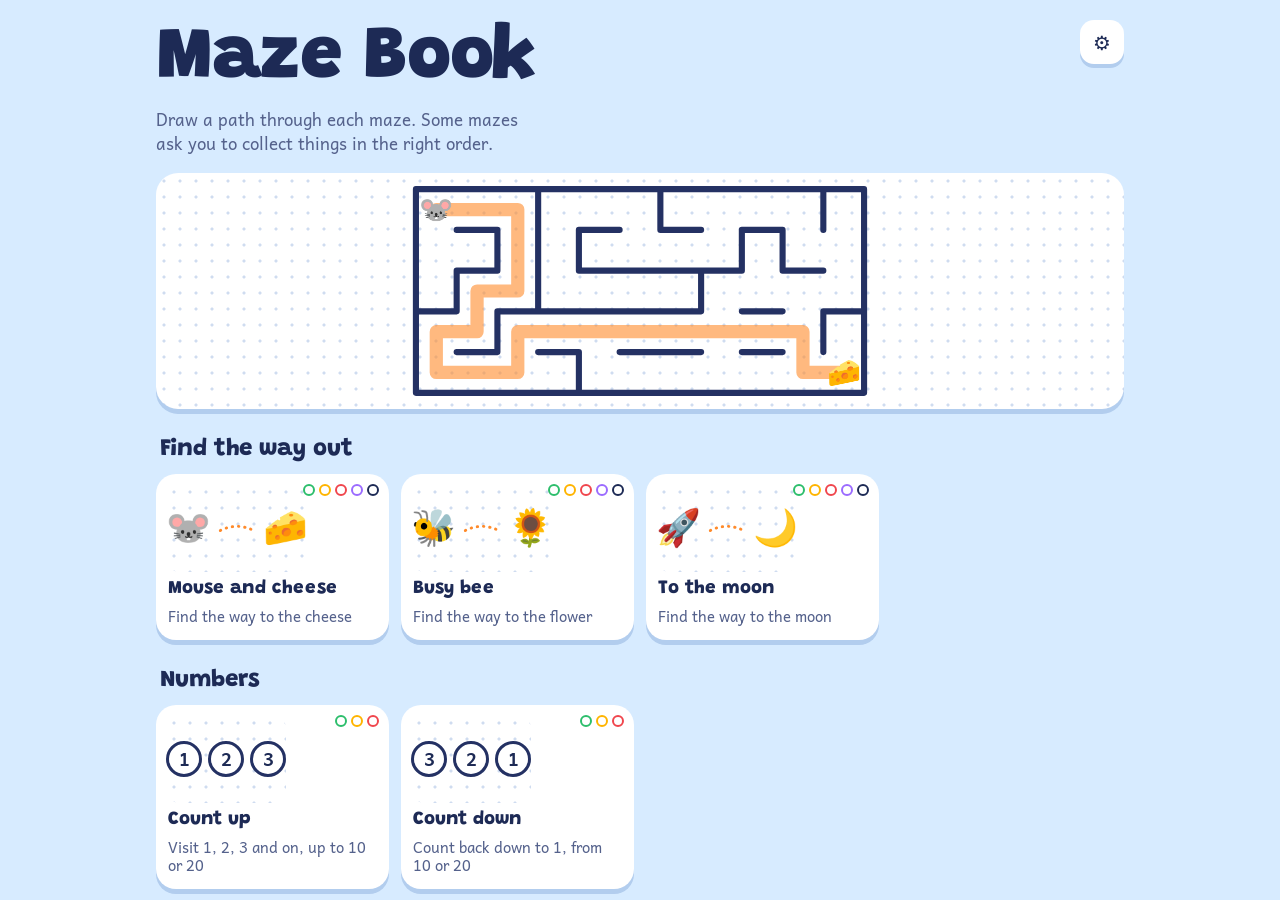
<file: maze3.html>
<!doctype html>
<html lang="en">
<head>
<meta charset="utf-8">
<meta name="viewport" content="width=device-width, initial-scale=1, viewport-fit=cover">
<title>Maze Book</title>
<link rel="preconnect" href="https://fonts.googleapis.com">
<link rel="preconnect" href="https://fonts.gstatic.com" crossorigin>
<link rel="stylesheet" href="https://fonts.googleapis.com/css2?family=Andika:wght@400;700&family=Grandstander:wght@600;800;900&display=swap">
<style>
/* ---------- colour tokens ---------- */
:root{
  --bg:#d7ebff;--card:#ffffff;--card-edge:#b2cdee;--card-2:#eaf3ff;
  --ink:#1d2a55;--ink-soft:#55628c;
  --paper:#ffffff;--paper-dot:#cfdcf0;
  --wall:#243163;--ring:#243163;--num-bg:#ffffff;--halo:#ffffff;
  --btn:#ff9a3d;--btn-edge:#d4711a;--btn-ink:#1d2a55;
  --ghost:#ffffff;--ghost-edge:#b2cdee;
  --good:#138a4a;--bad:#c42d3c;--hint:#875800;
  --rb-off:#e1e9f5;--cloud:#ffffff;--cloud-edge:#c4d3ea;--lv5:#1d2a55;
  --focus:#1f6fe0;--scrim:rgba(12,22,50,.5);--outline:#2f2a3a;
  --display:"Grandstander",ui-rounded,"Arial Rounded MT Bold",system-ui,-apple-system,"Segoe UI",sans-serif;
  --text:"Andika","Trebuchet MS",system-ui,-apple-system,"Segoe UI",sans-serif;
  --emoji:"Apple Color Emoji","Segoe UI Emoji","Noto Color Emoji",sans-serif;
  color-scheme:light;
}
@media (prefers-color-scheme:dark){
  :root:not([data-theme="light"]){
    --bg:#0d1430;--card:#18224a;--card-edge:#070c22;--card-2:#222e61;
    --ink:#eef2ff;--ink-soft:#a9b4db;
    --paper:#16204d;--paper-dot:#2a366e;
    --wall:#e6ecff;--ring:#e6ecff;--num-bg:#16204d;--halo:#16204d;
    --btn:#ff9a3d;--btn-edge:#b25d12;--btn-ink:#1d2a55;
    --ghost:#222e61;--ghost-edge:#070c22;
    --good:#6ee0a2;--bad:#ff8c97;--hint:#ffd56b;
    --rb-off:#2a3567;--cloud:#e8eeff;--cloud-edge:#7d89b8;--lv5:#e6ecff;
    --focus:#7fbfff;--scrim:rgba(0,0,0,.62);--outline:#2f2a3a;
    color-scheme:dark;
  }
}
:root[data-theme="dark"]{
  --bg:#0d1430;--card:#18224a;--card-edge:#070c22;--card-2:#222e61;
  --ink:#eef2ff;--ink-soft:#a9b4db;
  --paper:#16204d;--paper-dot:#2a366e;
  --wall:#e6ecff;--ring:#e6ecff;--num-bg:#16204d;--halo:#16204d;
  --btn:#ff9a3d;--btn-edge:#b25d12;--btn-ink:#1d2a55;
  --ghost:#222e61;--ghost-edge:#070c22;
  --good:#6ee0a2;--bad:#ff8c97;--hint:#ffd56b;
  --rb-off:#2a3567;--cloud:#e8eeff;--cloud-edge:#7d89b8;--lv5:#e6ecff;
  --focus:#7fbfff;--scrim:rgba(0,0,0,.62);--outline:#2f2a3a;
  color-scheme:dark;
}

/* ---------- base ---------- */
*,*::before,*::after{box-sizing:border-box}
html{height:100%;background:var(--bg);scroll-padding-top:env(safe-area-inset-top,0px);-webkit-text-size-adjust:100%;text-size-adjust:100%}
:root{box-sizing:border-box;padding-top:env(safe-area-inset-top,0px);padding-bottom:env(safe-area-inset-bottom,0px)}
body{margin:0;height:100%;overflow:hidden;background:var(--bg);color:var(--ink);font-family:var(--text);font-size:17px;line-height:1.4;-webkit-font-smoothing:antialiased;-webkit-tap-highlight-color:transparent}
button{font:inherit;color:inherit;touch-action:manipulation;-webkit-user-select:none;user-select:none;-webkit-touch-callout:none}
:focus-visible{outline:3px solid var(--focus);outline-offset:3px}
[hidden]{display:none!important}
h1,h2,h3{font-family:var(--display);line-height:1.05;margin:0}
#app{height:100%}
.screen{display:none;height:100%;flex-direction:column}
.screen.active{display:flex}
.scroll{flex:1 1 auto;min-height:0;overflow-y:auto;overflow-x:hidden;-webkit-overflow-scrolling:touch;overscroll-behavior:contain}
.dotpaper{background:radial-gradient(circle,var(--paper-dot) 1.3px,transparent 1.8px) 0 0/16px 16px,var(--paper)}

/* ---------- buttons ---------- */
.icon-btn{flex:none;width:44px;height:44px;display:grid;place-items:center;border:0;border-radius:14px;background:var(--ghost);color:var(--ink);box-shadow:0 4px 0 var(--ghost-edge);font-size:20px;line-height:1;cursor:pointer;transition:transform .08s,box-shadow .08s}
.icon-btn:active{transform:translateY(3px);box-shadow:0 1px 0 var(--ghost-edge)}
.icon-btn svg{width:22px;height:22px}
.btn{display:inline-flex;align-items:center;justify-content:center;gap:8px;border:0;border-radius:18px;padding:14px 18px;font-family:var(--display);font-weight:800;font-size:1.2rem;line-height:1.1;cursor:pointer;transition:transform .08s,box-shadow .08s}
.btn-main{background:var(--btn);color:var(--btn-ink);box-shadow:0 5px 0 var(--btn-edge)}
.btn-ghost{background:var(--ghost);color:var(--ink);box-shadow:0 5px 0 var(--ghost-edge)}
.btn-main:active{transform:translateY(4px);box-shadow:0 1px 0 var(--btn-edge)}
.btn-ghost:active{transform:translateY(4px);box-shadow:0 1px 0 var(--ghost-edge)}
.card .btn-ghost{background:var(--card-2)}

/* ---------- home ---------- */
.home{width:100%;max-width:1000px;margin:0 auto;padding:20px 16px 32px}
.home-head{display:flex;align-items:flex-start;justify-content:space-between;gap:12px}
.title{font-weight:900;font-size:clamp(46px,13vw,76px);letter-spacing:-.015em}
.tagline{margin:8px 0 0;color:var(--ink-soft);font-size:1.06rem;max-width:38ch}
.hero{margin-top:18px;border-radius:22px;padding:8px;box-shadow:0 5px 0 var(--card-edge)}
.hero svg{display:block;width:100%;height:auto;max-height:220px}
.hero .walls{fill:none;stroke:var(--wall);stroke-width:6;stroke-linecap:round;stroke-linejoin:round}
.hero .crayon{fill:none;stroke:#ff8a2a;stroke-width:13;stroke-linecap:round;stroke-linejoin:round;opacity:.6;stroke-dasharray:1;stroke-dashoffset:1;animation:draw 2.8s ease-in-out .5s forwards}
.sec{margin-top:28px}
.sec h2{margin:0 4px 12px;font-size:1.5rem;font-weight:800}
.cards{display:grid;grid-template-columns:repeat(2,minmax(0,1fr));gap:12px}
@media (min-width:620px){.cards{grid-template-columns:repeat(3,minmax(0,1fr))}}
@media (min-width:900px){.cards{grid-template-columns:repeat(4,minmax(0,1fr))}}
.gcard{position:relative;display:flex;flex-direction:column;gap:7px;width:100%;border:0;border-radius:20px;padding:10px 10px 14px;background:var(--card);box-shadow:0 5px 0 var(--card-edge);text-align:left;cursor:pointer;transition:transform .08s,box-shadow .08s}
.gcard:active{transform:translateY(3px);box-shadow:0 2px 0 var(--card-edge)}
.tile{height:88px;border-radius:14px;display:flex;align-items:center;justify-content:center;gap:6px;overflow:hidden}
.temo{font-family:var(--emoji);font-size:36px;line-height:1}
.tdots{width:40px;height:16px}
.tdots path,.duo path{fill:none;stroke:#ff8a2a;stroke-width:3.5;stroke-linecap:round;stroke-dasharray:.5 7}
.tnum{width:36px;height:36px;border-radius:50%;border:3px solid var(--ring);background:var(--num-bg);display:grid;place-items:center;font-weight:700;font-size:18px;color:var(--ink)}
.tnum.let{border-color:#9b6bff}
.tile .rb{width:104px}
.thead{height:78px;width:auto}
.tkey{width:44px;height:44px}
.gname{padding:0 2px;font-family:var(--display);font-weight:800;font-size:1.18rem;line-height:1.1}
.gdesc{padding:0 2px;font-size:.93rem;line-height:1.25;color:var(--ink-soft)}
.ldots{position:absolute;top:10px;right:10px;display:flex;gap:4px}
.ldots i{width:12px;height:12px;border-radius:50%;border:2.5px solid var(--c);background:var(--card)}
.ldots i.on{background:var(--c)}
.foot{margin:28px 4px 0;text-align:center;color:var(--ink-soft);font-size:.93rem}

/* ---------- play ---------- */
.topbar{flex:none;display:flex;align-items:center;gap:8px;width:100%;max-width:1200px;margin:0 auto;padding:8px 12px 2px}
.bar-title{flex:1;min-width:0;display:flex;flex-direction:column;align-items:flex-start}
.bar-name{max-width:100%;font-family:var(--display);font-weight:800;font-size:1.25rem;line-height:1.1;white-space:nowrap;overflow:hidden;text-overflow:ellipsis}
.lvl-chip{display:inline-flex;align-items:center;gap:5px;margin-top:1px;padding:1px 4px 1px 0;border:0;background:none;color:var(--ink-soft);font-weight:700;font-size:.9rem;line-height:1.2;cursor:pointer}
.lvl-chip i{width:11px;height:11px;border-radius:50%;background:var(--c)}
.lvl-chip svg{width:13px;height:13px}
.new-btn{flex:none;height:44px;display:inline-flex;align-items:center;gap:6px;padding:0 14px;border:0;border-radius:14px;background:var(--ghost);color:var(--ink);box-shadow:0 4px 0 var(--ghost-edge);font-family:var(--display);font-weight:800;font-size:1.02rem;cursor:pointer;transition:transform .08s,box-shadow .08s}
.new-btn:active{transform:translateY(3px);box-shadow:0 1px 0 var(--ghost-edge)}
.new-btn svg{width:20px;height:20px}
@media (max-width:430px){.new-btn{width:44px;padding:0;justify-content:center}.new-btn span{display:none}}
.play-body{flex:1 1 auto;min-height:0;width:100%;max-width:1200px;margin:0 auto;padding:6px 12px 12px;display:grid;grid-template-columns:minmax(0,1fr);grid-template-rows:auto minmax(0,1fr) auto;grid-template-areas:"hud" "board" "pad";gap:10px}
.hud{grid-area:hud;display:flex;align-items:center;gap:12px;min-height:104px;padding:8px 10px 8px 12px;border-radius:20px;background:var(--card);box-shadow:0 4px 0 var(--card-edge)}
.hud-vis{flex:none;display:grid;place-items:center;min-width:60px;max-width:104px;height:100px}
.hud-main{flex:1;min-width:0}
.hud-goal{font-family:var(--display);font-weight:800;font-size:1.16rem;line-height:1.1}
.hud-msg{margin-top:5px;min-height:2.5em;font-weight:700;font-size:.93rem;line-height:1.25;color:var(--ink-soft)}
.hud-msg.good{color:var(--good)}
.hud-msg.bad{color:var(--bad)}
.hud-msg.hint{color:var(--hint)}
.hud-tools{flex:none;display:flex;flex-direction:column;gap:8px}
.tool{width:42px;height:42px;display:grid;place-items:center;border:0;border-radius:13px;background:var(--card-2);font-family:var(--emoji);font-size:19px;cursor:pointer}
.board-wrap{grid-area:board;min-width:0;min-height:0;display:grid;place-items:center}
#board{display:block;width:100%;height:100%;touch-action:none;-webkit-user-select:none;user-select:none;-webkit-touch-callout:none;cursor:pointer}
.pad{grid-area:pad;display:grid;grid-template-columns:repeat(3,64px);grid-template-rows:repeat(2,50px);grid-template-areas:". u ." "l d r";gap:6px;justify-content:center}
.pad button{display:grid;place-items:center;border:0;border-radius:14px;background:var(--ghost);color:var(--ink);box-shadow:0 4px 0 var(--ghost-edge);cursor:pointer}
.pad button:active{transform:translateY(3px);box-shadow:0 1px 0 var(--ghost-edge)}
.pad svg{width:26px;height:26px}

/* the side panel visuals */
.vis-full{display:none}
.kid{display:block;height:100px;width:auto}
.big-num{width:66px;height:66px;border-radius:50%;border:4px solid var(--ring);background:var(--num-bg);display:grid;place-items:center;font-weight:700;font-size:31px;color:var(--ink)}
.ngrid{display:grid;grid-template-columns:repeat(5,1fr);gap:7px}
.ng{width:38px;height:38px;border-radius:50%;border:2.5px solid var(--ring);background:var(--num-bg);display:grid;place-items:center;font-weight:700;font-size:16px}
.ng.got{background:var(--good);border-color:var(--good);color:var(--paper)}
.ng.next{box-shadow:0 0 0 4px var(--btn)}
.rb{display:block;width:98px;height:auto}
.rb-off{stroke:var(--rb-off)}
.cloud{fill:var(--cloud);stroke:var(--cloud-edge);stroke-width:1.2}
.duo{display:flex;align-items:center;gap:2px;font-family:var(--emoji);font-size:28px;line-height:1}
.duo svg{width:30px;height:14px}
.kvis{display:flex;flex-direction:column;align-items:center;gap:3px}
.krow{display:flex;align-items:center;gap:3px}
.kslot{width:23px;height:23px;display:block}
.kslot svg{width:100%;height:100%;display:block}
.kslot:not(.have) svg{filter:grayscale(1);opacity:.3}
.kslot.used svg{opacity:.45}
.kgem{font-family:var(--emoji);font-size:22px;line-height:1}
.avis{display:flex;align-items:center;gap:6px}
.agrid{display:grid;grid-template-columns:repeat(2,30px);gap:2px}
.acell{position:relative;display:grid;place-items:center;width:30px;height:30px;font-family:var(--emoji);font-size:23px;line-height:1}
.acell i{position:absolute;right:-3px;top:-3px;font-style:normal;font-size:14px}
.carry{width:38px;height:38px;border-radius:50%;border:3px dashed var(--ink-soft);display:grid;place-items:center;font-family:var(--emoji);font-size:21px}
.carry.full{border-style:solid;border-color:var(--btn);background:var(--card-2)}
.spell{display:flex;flex-direction:column;align-items:center;gap:6px}
.pic{font-family:var(--emoji);font-size:40px;line-height:1}
.slots{display:flex;gap:1px}
.sl{width:15px;padding-bottom:1px;border-bottom:3px solid var(--ink);text-align:center;font-weight:700;font-size:15px;line-height:1.1;color:var(--ink-soft);opacity:.4}
.sl.got{opacity:1;color:var(--ink)}

/* tablets held upright: bigger pictures in the panel */
@media (orientation:portrait) and (min-width:700px){
  .hud{min-height:160px;gap:18px;padding:12px 16px}
  .hud-vis{height:150px;max-width:none}
  .hud-goal{font-size:1.6rem}
  .hud-msg{font-size:1.12rem}
  .tool{width:52px;height:52px;font-size:24px}
  .kid{height:150px}
  .vis-compact{display:none}
  .vis-full{display:block}
  .ngrid{grid-template-columns:repeat(10,1fr);gap:6px}
  .rb{width:180px}
  .duo{font-size:46px;gap:6px}
  .duo svg{width:56px;height:20px}
  .kslot{width:44px;height:44px}
  .kgem{font-size:36px}
  .agrid{grid-template-columns:repeat(2,48px);gap:6px}
  .acell{width:48px;height:48px;font-size:36px}
  .acell i{font-size:17px}
  .carry{width:58px;height:58px;font-size:32px}
  .pic{font-size:60px}
  .sl{width:30px;font-size:26px}
  .pad{grid-template-columns:repeat(3,84px);grid-template-rows:repeat(2,64px)}
}
@media (orientation:landscape) and (min-width:640px){
  .play-body{grid-template-columns:minmax(220px,300px) minmax(0,1fr);grid-template-rows:minmax(0,1fr) auto;grid-template-areas:"hud board" "pad board"}
  .hud{flex-direction:column;align-items:stretch;justify-content:center;gap:14px;padding:16px 14px;text-align:center;overflow-y:auto}
  .hud-main{flex:none}
  .hud-goal{font-size:1.4rem}
  .hud-msg{font-size:1rem;min-height:3.75em}
  .hud-vis{height:auto;max-width:none;min-height:110px}
  .hud-tools{flex-direction:row;justify-content:center}
  .vis-compact{display:none}
  .vis-full{display:block}
  .kid{height:min(300px,46vh)}
  .rb{width:210px}
  .duo{font-size:46px;gap:6px}
  .duo svg{width:60px;height:22px}
  .kslot{width:46px;height:46px}
  .kgem{font-size:38px}
  .agrid{grid-template-columns:repeat(2,52px);gap:8px}
  .acell{width:52px;height:52px;font-size:38px}
  .acell i{font-size:18px}
  .carry{width:60px;height:60px;font-size:32px}
  .avis{flex-direction:column}
  .pic{font-size:64px}
  .sl{width:30px;font-size:26px}
}

/* ---------- maze board ---------- */
#board .paper{fill:var(--paper)}
.pdot{fill:var(--paper-dot)}
#board .walls{fill:none;stroke:var(--wall);stroke-width:6;stroke-linecap:round;stroke-linejoin:round}
#board .trail{fill:none;stroke-width:13;stroke-linecap:round;stroke-linejoin:round;opacity:.5}
#board.no-trail .trail{display:none}
.emo{font-family:var(--emoji);text-anchor:middle}
.nb{fill:var(--num-bg);stroke:var(--ring);stroke-width:2.5}
.nt{font-family:var(--text);font-weight:700;font-size:17px;text-anchor:middle;fill:var(--ink)}
.lb{fill:var(--num-bg);stroke:#9b6bff;stroke-width:3}
.lt{font-family:var(--text);font-weight:700;font-size:20px;text-anchor:middle;fill:var(--ink)}
.o{stroke:var(--outline);stroke-width:3;stroke-linejoin:round;stroke-linecap:round}
.it .o{stroke-width:6}
.o2{stroke:var(--outline);stroke-width:1.8;stroke-linejoin:round}
.keyhole{fill:var(--paper)}
.door-r{stroke:var(--wall);stroke-width:2.5}
.halo{fill:var(--halo);stroke:var(--wall);stroke-width:2;stroke-opacity:.3}
.carry-bg{fill:var(--paper);stroke:var(--btn);stroke-width:2.5}
.pl{transition:transform 85ms linear}
.it,.pl-in,.dr,.gm{transform-box:fill-box;transform-origin:center}
.it.out,.dr.out{animation:out .42s ease-in forwards}
.it.nope,.dr.nope{animation:nope .45s}
.it.wig{animation:wig .55s}
.pl-in.ping{animation:ping .6s}
.pl-in.bump-u{animation:bumpU .2s}
.pl-in.bump-d{animation:bumpD .2s}
.pl-in.bump-l{animation:bumpL .2s}
.pl-in.bump-r{animation:bumpR .2s}
.goal-glow{fill:#ffd23f;opacity:.45;transform-box:fill-box;transform-origin:center;animation:breathe 1.8s ease-in-out infinite}
.hint-ring{fill:none;stroke:#ffb400;stroke-width:4.5;transform-box:fill-box;transform-origin:center;animation:ring 1s ease-out 3 both}
.hint-dot{fill:#ffb400;animation:dot 3.2s ease both}
.gm.new{animation:dressIn .55s cubic-bezier(.2,1.4,.4,1)}

/* ---------- overlays ---------- */
.overlay{position:fixed;inset:0;z-index:50;display:grid;place-items:center;padding:calc(16px + env(safe-area-inset-top,0px)) 16px calc(16px + env(safe-area-inset-bottom,0px));background:var(--scrim);-webkit-backdrop-filter:blur(3px);backdrop-filter:blur(3px)}
.card{width:100%;max-width:420px;max-height:100%;overflow:auto;border-radius:28px;padding:22px 20px 20px;background:var(--card);text-align:center;box-shadow:0 24px 60px rgba(0,0,0,.3);animation:rise .38s cubic-bezier(.2,1.3,.4,1)}
.card h2{margin:10px 0 4px;font-size:2rem;font-weight:900}
.win-text{margin:0 0 18px;color:var(--ink-soft);font-size:1.1rem}
.win-vis{display:grid;place-items:center}
.win-emo{font-family:var(--emoji);font-size:76px;line-height:1;animation:pop .7s cubic-bezier(.3,1.6,.5,1)}
.win-vis .kid{height:220px}
.win-vis .rb{width:240px}
.win-vis .agrid{grid-template-columns:repeat(4,52px);gap:6px}
.win-vis .acell{width:52px;height:52px;font-size:40px}
.win-vis .pic{font-size:72px}
.win-word{font-family:var(--display);font-weight:900;font-size:2.4rem;letter-spacing:.08em}
.win-actions{display:grid;gap:14px}
.lv-sheet .lv-pic{width:180px;margin:0 auto}
.lv-sub{margin:4px 0 14px;color:var(--ink-soft)}
.lv-list{display:grid;gap:12px;margin-bottom:16px}
.lv-btn{display:flex;align-items:center;gap:14px;width:100%;border:0;border-radius:18px;padding:10px 14px 10px 10px;background:var(--card-2);box-shadow:0 4px 0 var(--card-edge);text-align:left;cursor:pointer;transition:transform .08s,box-shadow .08s}
.lv-btn:active{transform:translateY(3px);box-shadow:0 1px 0 var(--card-edge)}
.lv-btn.last{box-shadow:0 0 0 3px var(--c),0 4px 0 var(--card-edge)}
.lv-mini{flex:none;width:58px;height:58px;padding:4px;border-radius:12px;background:var(--paper)}
.lv-mini svg{display:block;width:100%;height:100%}
.lv-mini .walls{fill:none;stroke:var(--wall);stroke-width:2;stroke-linecap:round}
.lv-mini .mini-line{fill:none;stroke:#ff8a2a;stroke-width:3.5;stroke-linecap:round;stroke-linejoin:round;opacity:.55}
@media (max-height:760px){.lv-sheet .lv-pic{display:none}.lv-list{gap:10px}.lv-btn{padding:8px 12px 8px 8px}.lv-mini{width:52px;height:52px}}
.lv-text{flex:1;min-width:0;display:flex;flex-direction:column}
.lv-name{display:flex;align-items:center;gap:8px;font-family:var(--display);font-weight:800;font-size:1.3rem}
.lv-name i{width:13px;height:13px;border-radius:50%;background:var(--c)}
.lv-desc{font-size:.93rem;line-height:1.25;color:var(--ink-soft)}
.lv-tick{flex:none;width:30px;height:30px;border-radius:50%;background:var(--good);color:var(--paper);display:grid;place-items:center;font-weight:700}
.sr{position:absolute;width:1px;height:1px;overflow:hidden;clip:rect(0 0 0 0);white-space:nowrap}
.lv-back{width:100%}
.sheet{text-align:left}
.sheet h2{text-align:center;margin:0 0 4px;font-size:1.7rem}
.set-row{display:flex;align-items:center;justify-content:space-between;gap:12px;padding:12px 0;border-bottom:2px solid var(--card-2);font-weight:700}
.switch{flex:none;position:relative;width:54px;height:32px;border:0;border-radius:99px;background:var(--rb-off);cursor:pointer;transition:background .2s}
.switch::after{content:"";position:absolute;top:3px;left:3px;width:26px;height:26px;border-radius:50%;background:#fff;box-shadow:0 1px 3px rgba(0,0,0,.3);transition:transform .2s}
.switch[aria-checked="true"]{background:var(--good)}
.switch[aria-checked="true"]::after{transform:translateX(22px)}
.seg{flex:none;display:grid;grid-template-columns:1fr 1fr;gap:4px;padding:4px;border-radius:14px;background:var(--card-2)}
.seg button{min-width:52px;border:0;background:none;padding:7px 8px;border-radius:10px;cursor:pointer;font-weight:700}
.seg button[aria-pressed="true"]{background:var(--card);box-shadow:0 2px 0 var(--card-edge)}
.set-note{margin:14px 0;color:var(--ink-soft);font-size:.95rem}
.set-actions{display:flex;gap:10px}
.set-actions .btn{flex:1;font-size:1.05rem;padding:12px}
.confetti{position:fixed;inset:0;z-index:60;pointer-events:none;overflow:hidden}
.confetti i{position:absolute;left:50%;top:42%;border-radius:3px;background:var(--c);animation:fly 1.5s cubic-bezier(.15,.7,.35,1) both}

/* ---------- motion ---------- */
@keyframes draw{to{stroke-dashoffset:0}}
@keyframes out{to{transform:scale(1.7);opacity:0}}
@keyframes nope{0%,100%{transform:translateX(0)}20%{transform:translateX(-5px)}40%{transform:translateX(5px)}60%{transform:translateX(-3px)}80%{transform:translateX(2px)}}
@keyframes wig{0%,100%{transform:rotate(0)}25%{transform:rotate(-14deg)}75%{transform:rotate(14deg)}}
@keyframes ping{0%,100%{transform:scale(1)}40%{transform:scale(1.55)}}
@keyframes bumpU{50%{transform:translateY(-6px)}}
@keyframes bumpD{50%{transform:translateY(6px)}}
@keyframes bumpL{50%{transform:translateX(-6px)}}
@keyframes bumpR{50%{transform:translateX(6px)}}
@keyframes breathe{0%,100%{transform:scale(.85)}50%{transform:scale(1.15)}}
@keyframes ring{from{transform:scale(.55);opacity:1}to{transform:scale(1.35);opacity:0}}
@keyframes dot{0%{opacity:0}12%{opacity:.95}80%{opacity:.95}100%{opacity:0}}
@keyframes dressIn{from{transform:scale(1.3);opacity:0}to{transform:none;opacity:1}}
@keyframes rise{from{transform:translateY(30px) scale(.94);opacity:0}to{transform:none;opacity:1}}
@keyframes pop{from{transform:scale(.4) rotate(-12deg);opacity:0}to{transform:none;opacity:1}}
@keyframes fly{0%{transform:translate(-50%,-50%) rotate(0);opacity:1}40%{transform:translate(calc(-50% + var(--x) * .7),calc(-50% + var(--y1))) rotate(calc(var(--rot) * .5));opacity:1}100%{transform:translate(calc(-50% + var(--x)),calc(-50% + var(--y2))) rotate(var(--rot));opacity:0}}
@media (prefers-reduced-motion:reduce){
  *,*::before,*::after{animation-duration:.01ms!important;animation-iteration-count:1!important;transition-duration:.01ms!important}
}
</style>
</head>
<body>
<div id="app">

  <!-- HOME -->
  <section class="screen active" id="home" aria-label="Choose a maze">
    <div class="scroll">
      <div class="home">
        <header class="home-head">
          <div>
            <h1 class="title">Maze Book</h1>
            <p class="tagline">Draw a path through each maze. Some mazes ask you to collect things in the right order.</p>
          </div>
          <button type="button" class="icon-btn" data-settings aria-label="Settings for grown-ups">⚙️</button>
        </header>
        <div class="hero dotpaper" aria-hidden="true"><svg id="hero"></svg></div>
        <div id="sections"></div>
        <p class="foot">The dots on each card are its levels, and they fill in as you finish them. Every maze is new each time you play.</p>
      </div>
    </div>
  </section>

  <!-- PLAY -->
  <section class="screen" id="play" aria-label="Maze">
    <header class="topbar">
      <button type="button" class="icon-btn" data-go="home" aria-label="Back to all mazes"><svg viewBox="0 0 24 24" aria-hidden="true"><path d="M15 5l-7 7 7 7" fill="none" stroke="currentColor" stroke-width="3" stroke-linecap="round" stroke-linejoin="round"/></svg></button>
      <div class="bar-title">
        <span class="bar-name" id="playTitle"></span>
        <button type="button" class="lvl-chip" id="levelBtn"><i aria-hidden="true"></i><span id="levelName"></span><svg viewBox="0 0 24 24" aria-hidden="true"><path d="M6 9l6 6 6-6" fill="none" stroke="currentColor" stroke-width="3" stroke-linecap="round" stroke-linejoin="round"/></svg></button>
      </div>
      <button type="button" class="new-btn" id="newBtn" aria-label="New maze"><svg viewBox="0 0 24 24" aria-hidden="true"><path d="M20 12a8 8 0 1 1-2.6-5.9M20 4v5h-5" fill="none" stroke="currentColor" stroke-width="2.8" stroke-linecap="round" stroke-linejoin="round"/></svg><span>New maze</span></button>
      <button type="button" class="icon-btn" data-settings aria-label="Settings for grown-ups">⚙️</button>
    </header>
    <div class="play-body">
      <div class="hud">
        <div class="hud-vis" id="hudVis" aria-hidden="true"></div>
        <div class="hud-main">
          <div class="hud-goal" id="hudGoal"></div>
          <div class="hud-msg" id="hudMsg" role="status" aria-live="polite"></div>
        </div>
        <div class="hud-tools">
          <button type="button" class="tool" id="sayBtn" aria-label="Read it to me">🔊</button>
          <button type="button" class="tool" id="hintBtn" aria-label="Show me a hint">💡</button>
        </div>
      </div>
      <div class="board-wrap" id="boardWrap"><svg id="board" role="img" aria-label="Maze"></svg></div>
      <div class="pad" id="pad" hidden>
        <button type="button" data-dir="u" style="grid-area:u" aria-label="Up"><svg viewBox="0 0 24 24" aria-hidden="true"><path d="M5 15l7-7 7 7" fill="none" stroke="currentColor" stroke-width="3.2" stroke-linecap="round" stroke-linejoin="round"/></svg></button>
        <button type="button" data-dir="l" style="grid-area:l" aria-label="Left"><svg viewBox="0 0 24 24" aria-hidden="true"><path d="M15 5l-7 7 7 7" fill="none" stroke="currentColor" stroke-width="3.2" stroke-linecap="round" stroke-linejoin="round"/></svg></button>
        <button type="button" data-dir="d" style="grid-area:d" aria-label="Down"><svg viewBox="0 0 24 24" aria-hidden="true"><path d="M5 9l7 7 7-7" fill="none" stroke="currentColor" stroke-width="3.2" stroke-linecap="round" stroke-linejoin="round"/></svg></button>
        <button type="button" data-dir="r" style="grid-area:r" aria-label="Right"><svg viewBox="0 0 24 24" aria-hidden="true"><path d="M9 5l7 7-7 7" fill="none" stroke="currentColor" stroke-width="3.2" stroke-linecap="round" stroke-linejoin="round"/></svg></button>
      </div>
    </div>
  </section>
</div>

<!-- FINISHED -->
<div class="overlay" id="win" hidden>
  <div class="card" role="dialog" aria-modal="true" aria-labelledby="winTitle">
    <div class="win-vis" id="winVis" aria-hidden="true"></div>
    <h2 id="winTitle"></h2>
    <p class="win-text" id="winText"></p>
    <div class="win-actions">
      <button type="button" class="btn btn-main" id="winMain">New maze</button>
      <button type="button" class="btn btn-ghost" data-go="home">All mazes</button>
    </div>
  </div>
</div>

<!-- LEVELS -->
<div class="overlay" id="levels" hidden>
  <div class="card lv-sheet" role="dialog" aria-modal="true" aria-labelledby="lvTitle">
    <div class="tile dotpaper lv-pic" id="lvTile" aria-hidden="true"></div>
    <h2 id="lvTitle"></h2>
    <p class="lv-sub" id="lvSub"></p>
    <div class="lv-list" id="lvList"></div>
    <button type="button" class="btn btn-ghost lv-back" id="lvBack">Back</button>
  </div>
</div>

<!-- SETTINGS -->
<div class="overlay" id="settings" hidden>
  <div class="card sheet" role="dialog" aria-modal="true" aria-labelledby="setTitle">
    <h2 id="setTitle">For grown-ups</h2>
    <div class="set-row"><span>Sound effects</span><button type="button" class="switch" role="switch" data-key="sound" aria-label="Sound effects"></button></div>
    <div class="set-row" id="voiceRow"><span>Read instructions aloud</span><button type="button" class="switch" role="switch" data-key="voice" aria-label="Read instructions aloud"></button></div>
    <div class="set-row"><span>Arrow buttons under the maze</span><button type="button" class="switch" role="switch" data-key="pad" aria-label="Arrow buttons under the maze"></button></div>
    <div class="set-row"><span>Crayon line behind the player</span><button type="button" class="switch" role="switch" data-key="trail" aria-label="Crayon line behind the player"></button></div>
    <p class="set-note">Children can drag the character with a finger, use the arrow keys, or turn on the arrow buttons. The 💡 button shows what to do next. In the dressing mazes, clothes only go on in an order that makes sense: underpants before trousers or tights, tights before the skirt, the undershirt before the T-shirt, the T-shirt before the sweater, the sweater before the hat, and socks, tights and trousers before shoes. Anything else can go on in any order. The counting mazes go up to 10 on easy and medium, and to 20 on difficult.</p>
    <div class="set-actions">
      <button type="button" class="btn btn-ghost" id="resetBtn">Clear ticks</button>
      <button type="button" class="btn btn-main" id="closeSettings">Done</button>
    </div>
  </div>
</div>

<script>
(function () {
  'use strict';

  const $ = (s, r) => (r || document).querySelector(s);
  const $$ = (s, r) => Array.from((r || document).querySelectorAll(s));
  const NS = 'http://www.w3.org/2000/svg';
  const rand = n => Math.floor(Math.random() * n);
  const pick = a => a[rand(a.length)];
  const shuffle = a => { for (let i = a.length - 1; i > 0; i--) { const j = rand(i + 1); const t = a[i]; a[i] = a[j]; a[j] = t; } return a; };
  const clamp = (v, a, b) => Math.max(a, Math.min(b, v));
  const cap = s => s.charAt(0).toUpperCase() + s.slice(1);
  const L = (en, it) => (def && def.lang === 'it' ? it : en);

  /* ---------- settings and ticks stay on this device ---------- */
  const store = {
    get(k, d) { try { const v = JSON.parse(localStorage.getItem(k)); return v && typeof v === 'object' ? v : d; } catch (e) { return d; } },
    set(k, v) { try { localStorage.setItem(k, JSON.stringify(v)); } catch (e) { /* no storage: the game still works */ } }
  };
  const settings = Object.assign({ sound: true, voice: false, pad: false, trail: true, lastLevel: {} }, store.get('mz.settings', {}));
  if (!settings.lastLevel || typeof settings.lastLevel !== 'object') settings.lastLevel = {};
  // finished mazes, counted per game and level
  let done = store.get('mz.done', {});
  Object.keys(done).forEach(k => { if (typeof done[k] === 'number') done[k] = { easy: done[k] }; else if (!done[k] || typeof done[k] !== 'object') delete done[k]; });
  const saveSettings = () => store.set('mz.settings', settings);

  /* ---------- sound effects, made in the browser ---------- */
  let actx = null, master = null;
  function audio() {
    if (!settings.sound) return null;
    try {
      if (!actx) {
        const AC = window.AudioContext || window.webkitAudioContext;
        if (!AC) return null;
        actx = new AC();
        master = actx.createGain();
        master.gain.value = 0.5;
        master.connect(actx.destination);
      }
      if (actx.state === 'suspended') actx.resume();
      return actx;
    } catch (e) { return null; }
  }
  function tone(freq, at, dur, type, vol) {
    const c = audio();
    if (!c) return;
    try {
      const t = c.currentTime + (at || 0);
      const o = c.createOscillator(), g = c.createGain();
      o.type = type || 'sine';
      o.frequency.setValueAtTime(freq, t);
      g.gain.setValueAtTime(0.0001, t);
      g.gain.exponentialRampToValueAtTime(vol || 0.2, t + 0.012);
      g.gain.exponentialRampToValueAtTime(0.0001, t + dur);
      o.connect(g);
      g.connect(master);
      o.start(t);
      o.stop(t + dur + 0.03);
    } catch (e) { /* ignore audio hiccups */ }
  }
  const sfx = {
    pick() { [660, 880, 1175].forEach((f, i) => tone(f, i * 0.06, 0.16, 'triangle', 0.16)); },
    nope() { tone(320, 0, 0.14, 'triangle', 0.16); tone(240, 0.12, 0.2, 'triangle', 0.16); },
    bump() { tone(150, 0, 0.08, 'sine', 0.18); },
    door() { tone(520, 0, 0.08, 'square', 0.05); tone(780, 0.09, 0.2, 'triangle', 0.17); },
    win() { [523.25, 659.25, 783.99, 1046.5, 1318.5].forEach((f, i) => tone(f, i * 0.1, i === 4 ? 0.55 : 0.24, 'triangle', 0.18)); },
    tap() { tone(900, 0, 0.05, 'sine', 0.08); }
  };

  /* ---------- reading aloud ---------- */
  const canSpeak = 'speechSynthesis' in window && 'SpeechSynthesisUtterance' in window;
  let voices = [];
  function loadVoice() { try { voices = window.speechSynthesis.getVoices() || []; } catch (e) { voices = []; } }
  function voiceFor(lang) {
    if (lang === 'it') return voices.find(v => /^it/i.test(v.lang)) || null;
    return voices.find(v => /^en[-_]GB/i.test(v.lang)) || voices.find(v => /^en/i.test(v.lang)) || null;
  }
  if (canSpeak) {
    loadVoice();
    try { window.speechSynthesis.addEventListener('voiceschanged', loadVoice); } catch (e) { /* older browsers */ }
  }
  function say(text, lang) {
    if (!canSpeak || !text) return;
    try {
      window.speechSynthesis.cancel();
      const u = new SpeechSynthesisUtterance(text);
      const voice = voiceFor(lang);
      if (voice) { u.voice = voice; u.lang = voice.lang; } else u.lang = lang === 'it' ? 'it-IT' : 'en-GB';
      u.rate = 0.92;
      u.pitch = 1.05;
      window.speechSynthesis.speak(u);
    } catch (e) { /* speech not available */ }
  }
  const speakIf = t => { if (settings.voice) say(t, def && def.lang); };

  /* ---------- mazes ---------- */
  const CELL = 40, PAD = 8, STEP = 85;
  function adj(m, a) {
    const c = a % m.cols, r = Math.floor(a / m.cols), out = [];
    if (r > 0) out.push(a - m.cols);
    if (c < m.cols - 1) out.push(a + 1);
    if (r < m.rows - 1) out.push(a + m.cols);
    if (c > 0) out.push(a - 1);
    return out;
  }
  function setWall(m, a, b, v) {
    if (b === a + 1) m.E[a] = v; else if (b === a - 1) m.E[b] = v;
    else if (b === a + m.cols) m.S[a] = v; else if (b === a - m.cols) m.S[b] = v;
  }
  function isOpen(m, a, b) {
    if (b < 0 || b >= m.n) return false;
    if (b === a + 1) return a % m.cols < m.cols - 1 && !m.E[a];
    if (b === a - 1) return a % m.cols > 0 && !m.E[b];
    if (b === a + m.cols) return !m.S[a];
    if (b === a - m.cols) return !m.S[b];
    return false;
  }
  const openNb = (m, a) => adj(m, a).filter(b => isOpen(m, a, b));
  function squareOpen(m, r, c) {
    if (r < 0 || c < 0 || r >= m.rows - 1 || c >= m.cols - 1) return false;
    const a = r * m.cols + c;
    return !m.E[a] && !m.E[a + m.cols] && !m.S[a] && !m.S[a + 1];
  }
  // a winding maze with long corridors, plus a few extra openings so there is more than one way around
  function makeMaze(cols, rows, loops) {
    const n = cols * rows;
    const m = { cols, rows, n, E: new Uint8Array(n).fill(1), S: new Uint8Array(n).fill(1) };
    const seen = new Uint8Array(n), first = rand(n), stack = [first];
    seen[first] = 1;
    while (stack.length) {
      const a = stack[stack.length - 1];
      const opts = adj(m, a).filter(b => !seen[b]);
      if (!opts.length) { stack.pop(); continue; }
      const b = pick(opts);
      setWall(m, a, b, 0);
      seen[b] = 1;
      stack.push(b);
    }
    if (loops > 0) {
      const walls = [];
      for (let i = 0; i < n; i++) {
        if (i % cols < cols - 1 && m.E[i]) walls.push([i, i + 1]);
        if (i + cols < n && m.S[i]) walls.push([i, i + cols]);
      }
      shuffle(walls);
      const want = Math.round(n * loops);
      let made = 0;
      for (const [a, b] of walls) {
        if (made >= want) break;
        setWall(m, a, b, 0);
        const r = Math.floor(a / cols), c = a % cols;
        const room = b === a + 1 ? squareOpen(m, r - 1, c) || squareOpen(m, r, c) : squareOpen(m, r, c - 1) || squareOpen(m, r, c);
        if (room) setWall(m, a, b, 1); else made++;
      }
    }
    return m;
  }
  function bfs(m, src, blocked) {
    const d = new Int32Array(m.n).fill(-1), q = [src];
    d[src] = 0;
    for (let h = 0; h < q.length; h++) {
      const a = q[h];
      for (const b of openNb(m, a)) if (d[b] < 0 && !(blocked && blocked(b))) { d[b] = d[a] + 1; q.push(b); }
    }
    return d;
  }
  function bfsMulti(m, srcs) {
    const d = new Int32Array(m.n).fill(-1), q = srcs.slice();
    srcs.forEach(s => { d[s] = 0; });
    for (let h = 0; h < q.length; h++) {
      const a = q[h];
      for (const b of openNb(m, a)) if (d[b] < 0) { d[b] = d[a] + 1; q.push(b); }
    }
    return d;
  }
  // the cells to walk from src to dst (not including src); null if dst is further than `limit` steps
  function route(m, src, dst, limit) {
    if (src === dst) return [];
    const par = new Int32Array(m.n).fill(-1), dep = new Int32Array(m.n).fill(-1), q = [src];
    dep[src] = 0;
    for (let h = 0; h < q.length; h++) {
      const a = q[h];
      if (limit && dep[a] >= limit) continue;
      for (const b of openNb(m, a)) {
        if (dep[b] >= 0) continue;
        dep[b] = dep[a] + 1;
        par[b] = a;
        if (b === dst) { const out = []; for (let x = dst; x !== src; x = par[x]) out.push(x); return out.reverse(); }
        q.push(b);
      }
    }
    return null;
  }
  const cxOf = (m, i) => PAD + (i % m.cols) * CELL + CELL / 2;
  const cyOf = (m, i) => PAD + Math.floor(i / m.cols) * CELL + CELL / 2;
  function wallPath(m) {
    let d = '';
    for (let r = 0; r < m.rows; r++) for (let c = 0; c < m.cols; c++) {
      const i = r * m.cols + c, x = PAD + c * CELL, y = PAD + r * CELL;
      if (r === 0) d += 'M' + x + ' ' + y + 'h' + CELL;
      if (c === 0) d += 'M' + x + ' ' + y + 'v' + CELL;
      if (m.E[i]) d += 'M' + (x + CELL) + ' ' + y + 'v' + CELL;
      if (m.S[i]) d += 'M' + x + ' ' + (y + CELL) + 'h' + CELL;
    }
    return d;
  }

  /* ---------- Leo and Mia ---------- */
  const PEOPLE = {
    leo: { name: 'Leo', pron: 'his', subj: 'He', girl: false, skin: '#f3c9a6', hair: '#7a4a2a',
      col: { pj: '#9cc3ff', pants: '#8ec9ff', pants2: '#4f9be6', trim: '#8ec9ff', sock: '#ff6b6b', tee: '#ffd23f', trousers: '#3d6fd6', trousers2: '#2a52a8',
        sweater: '#ff7a3d', sweater2: '#ffb58f', shoes: '#2fa36b', hat: '#19a7a8', hatBand: '#118585', pom: '#ffffff' },
      items: ['underpants', 'undershirt', 'socks', 'tshirt', 'trousers', 'sweater', 'shoes', 'hat'] },
    mia: { name: 'Mia', pron: 'her', subj: 'She', girl: true, skin: '#c98d63', hair: '#3a2216',
      col: { pj: '#e6b8ff', pants: '#ffb3cf', pants2: '#ff7fae', trim: '#ffb3cf', bow: true, tights: '#8e63f2', tights2: '#6a43cc', tee: '#3ccb7f', skirt: '#ff5d6c', skirt2: '#d23f4f',
        sweater: '#ffc23d', sweater2: '#ffe39a', shoes: '#4a6cf7', hat: '#ff5da2', hatBand: '#d9408a', pom: '#ffffff' },
      items: ['underpants', 'undershirt', 'tights', 'tshirt', 'skirt', 'sweater', 'shoes', 'hat'] }
  };
  const GNAME = { underpants: 'underpants', undershirt: 'undershirt', socks: 'socks', tights: 'tights', tshirt: 'T-shirt', trousers: 'trousers', skirt: 'skirt', sweater: 'sweater', shoes: 'shoes', hat: 'hat' };
  // what has to be on before each item, with the reason a child hears; anything not listed can go on in any order
  const RULES = {
    underpants: [],
    undershirt: [],
    socks: [],
    tights: [['underpants', 'Underpants go on before tights.']],
    tshirt: [['undershirt', 'The undershirt goes on under the T-shirt.']],
    trousers: [['underpants', 'Underpants go on before trousers.']],
    skirt: [['tights', 'Tights go on before the skirt.']],
    sweater: [['tshirt', 'The T-shirt goes on under the sweater.']],
    hat: [['sweater', 'The sweater goes over your head, so put it on before the hat.']]
  };
  const needsFor = (who, id) => id !== 'shoes' ? RULES[id]
    : who === 'leo' ? [['socks', 'Socks go on before shoes.'], ['trousers', 'Trousers go on before shoes.']]
    : [['tights', 'Tights go on before shoes.']];
  // what each item looks like on the child (drawn on a 200 x 340 figure)
  const GARMENT = {
    underpants: c => '<path class="o" d="M66 186H134V204Q130 218 114 216Q104 215 100 206Q96 215 86 216Q70 218 66 204Z" fill="' + c.pants + '"/>' +
      '<path d="M67.5 191.5H132.5" stroke="' + c.pants2 + '" stroke-width="6"/>' +
      (c.bow ? '<path d="M100 192l-6-4v8zM100 192l6-4v8z" fill="#fff" stroke="#2f2a3a" stroke-width="1.5"/>' : ''),
    undershirt: c => '<path class="o" d="M64 114Q64 104 76 104L86 104Q100 114 114 104L124 104Q136 104 136 114L136 196L64 196Z" fill="#ffffff"/>' +
      '<path d="M86.5 105.5Q100 115 113.5 105.5M65.5 190H134.5" fill="none" stroke="' + c.trim + '" stroke-width="3.5"/>',
    socks: c => '<path class="o" d="M72 276H96V312Q96 324 84 324H70Q60 324 62 314Q63 306 72 304Z" fill="' + c.sock + '"/>' +
      '<path class="o" d="M104 276H128V304Q137 306 138 314Q140 324 130 324H116Q104 324 104 312Z" fill="' + c.sock + '"/>' +
      '<path d="M74 285H94M106 285H126" stroke="#fff" stroke-width="5"/>',
    tights: c => '<path class="o" d="M68 186H132L131 304Q139 308 139 316Q140 326 128 326H114Q102 326 102 314V222Q100 214 98 222V314Q98 326 86 326H72Q60 326 61 316Q61 308 69 304Z" fill="' + c.tights + '"/>' +
      '<path d="M69.5 191.5H130.5" stroke="' + c.tights2 + '" stroke-width="5"/>',
    tshirt: c => '<path class="o" d="M64 112Q66 102 80 102L88 102Q100 112 112 102L120 102Q134 102 136 112L160 132L150 150L136 142L136 198Q100 206 64 198L64 142L50 150L40 132Z" fill="' + c.tee + '"/>' +
      '<path d="M100 136l4.5 9 10 1.4-7.3 7 1.8 10-9-4.8-9 4.8 1.8-10-7.3-7 10-1.4z" fill="#fff" opacity=".9"/>',
    trousers: c => '<path class="o" d="M66 184H134L133 302H104L102 220Q100 214 98 220L96 302H67Z" fill="' + c.trousers + '"/>' +
      '<path d="M67.5 191H132.5M100 191V212M74 191Q76 202 88 201M126 191Q124 202 112 201" fill="none" stroke="' + c.trousers2 + '" stroke-width="2.8"/>',
    skirt: c => '<path class="o" d="M68 184H132L148 254Q100 266 52 254Z" fill="' + c.skirt + '"/>' +
      '<path d="M69 190H131" stroke="' + c.skirt2 + '" stroke-width="7"/>' +
      '<path d="M86 194L80 258M100 194V262M114 194L120 258" stroke="' + c.skirt2 + '" stroke-width="3" fill="none"/>',
    sweater: c => '<path class="o" d="M62 112Q62 100 78 100L88 100Q100 110 112 100L122 100Q138 100 138 112L158 116L161 190L137 190L136 206Q100 214 64 206L63 190L39 190L42 116Z" fill="' + c.sweater + '"/>' +
      '<path d="M64 134H136V148H64ZM42.5 134H63V148H42.5ZM137 134H158V148H137Z" fill="' + c.sweater2 + '"/>' +
      '<path d="M41 182H62M138 182H159M66 198Q100 206 134 198" fill="none" stroke="rgba(0,0,0,.25)" stroke-width="2.5"/>',
    shoes: c => '<path class="o" d="M62 318Q62 304 76 304H92Q98 304 98 312V323H62Z" fill="' + c.shoes + '"/>' +
      '<path class="o" d="M102 312Q102 304 108 304H124Q138 304 138 318V323H102Z" fill="' + c.shoes + '"/>' +
      '<path class="o" d="M60 322H99V327Q99 331 95 331H64Q60 331 60 327ZM101 322H140V327Q140 331 136 331H105Q101 331 101 327Z" fill="#fff"/>' +
      '<path d="M73 309L85 315M85 309L73 315M115 309L127 315M127 309L115 315" stroke="#fff" stroke-width="2.6" stroke-linecap="round"/>',
    hat: c => '<path class="o" d="M58 60Q56 20 100 18Q144 20 142 60Z" fill="' + c.hat + '"/>' +
      '<rect class="o" x="54" y="50" width="92" height="17" rx="8.5" fill="' + c.hatBand + '"/>' +
      '<path d="M68 52V65M81 51V66M94 51V66M107 51V66M120 51V66M133 52V65" stroke="rgba(0,0,0,.2)" stroke-width="2.4"/>' +
      '<circle class="o" cx="100" cy="15" r="11" fill="' + c.pom + '"/>'
  };
  // what each item looks like lying in the maze (drawn in a 40 x 40 square, same colours as on the child)
  const ICON = {
    underpants: c => '<path class="o2" d="M3 8H37V16C29.5 17.5 27 25 26 34H14C13 25 10.5 17.5 3 16Z" fill="' + c.pants + '"/><path class="o2" d="M3 8H37V13.5H3Z" fill="' + c.pants2 + '"/>' +
      (c.bow ? '<path d="M20 10.8l-4-2.6v5.2zM20 10.8l4-2.6v5.2z" fill="#fff" stroke="#2f2a3a" stroke-width="1"/>' : ''),
    undershirt: c => '<path class="o2" d="M12 5H16Q20 12 24 5H28L28.5 11Q33 13 33 19V35H7V19Q7 13 11.5 11Z" fill="#ffffff"/>' +
      '<path d="M16.3 5.8Q20 12.6 23.7 5.8M7.8 31.5H32.2" fill="none" stroke="' + c.trim + '" stroke-width="2.2"/>',
    socks: c => [[1, 1], [13, 4]].map(([x, y]) => '<g transform="translate(' + x + ' ' + y + ')"><path class="o2" d="M5 3H15V21L21.5 25.5Q25.5 28.5 23 32Q20.5 35 16.5 32.5L7 26.5Q5 25 5 22.5Z" fill="' + c.sock + '"/>' +
      '<path d="M5.8 8.5H14.2M5.8 12.5H14.2" stroke="#fff" stroke-width="2.4"/></g>').join(''),
    tights: c => '<path class="o2" d="M7 4H33L32 27Q32.5 31 34.5 33Q36 35.5 33 36.5H27Q24 36.5 23.5 33L22 15Q20 12.5 18 15L16.5 33Q16 36.5 13 36.5H7Q4 35.5 5.5 33Q7.5 31 8 27Z" fill="' + c.tights + '"/>' +
      '<path d="M7.4 8.5H32.6" stroke="' + c.tights2 + '" stroke-width="2.6"/>',
    tshirt: c => '<path class="o2" d="M14 5Q20 10 26 5L36 10L32.5 18L28 16V35H12V16L7.5 18L4 10Z" fill="' + c.tee + '"/>' +
      '<path d="M20 18.5l1.8 3.6 4 .6-2.9 2.8.7 4-3.6-1.9-3.6 1.9.7-4-2.9-2.8 4-.6z" fill="#fff"/>',
    trousers: c => '<path class="o2" d="M10 4H30L33.5 36H23.5L20 16L16.5 36H6.5Z" fill="' + c.trousers + '"/>' +
      '<path d="M10.4 8.5H29.6M20 8.5V15.5M12 8.5Q12.6 12.8 16.6 12.6M28 8.5Q27.4 12.8 23.4 12.6" fill="none" stroke="' + c.trousers2 + '" stroke-width="1.8"/>',
    skirt: c => '<path class="o2" d="M11 7H29L35 31Q20 36 5 31Z" fill="' + c.skirt + '"/><path class="o2" d="M11 7H29V11.5H11Z" fill="' + c.skirt2 + '"/>' +
      '<path d="M15.5 11.5L12.5 32.5M20 11.5V34M24.5 11.5L27.5 32.5" stroke="' + c.skirt2 + '" stroke-width="1.8"/>',
    sweater: c => '<path class="o2" d="M14 4.5Q20 9 26 4.5L31.5 6Q35.5 7.5 36 12L38.5 31.5L32.5 33L30 16.5V35H10V16.5L7.5 33L1.5 31.5L4 12Q4.5 7.5 8.5 6Z" fill="' + c.sweater + '"/>' +
      '<path d="M11 16.5H29V21.5H11Z" fill="' + c.sweater2 + '"/>' +
      '<path d="M14 4.5Q20 9 26 4.5M10.8 31H29.2M2 28.3L7.9 29.6M38 28.3L32.1 29.6" fill="none" stroke="rgba(0,0,0,.28)" stroke-width="1.8"/>',
    shoes: c => ['translate(4 -8) scale(.86)', ''].map(t => '<g' + (t ? ' transform="' + t + '"' : '') + '>' +
      '<path class="o2" d="M3 25Q3 15 10 14H18Q19.5 19 25 21.5L33 23Q37.5 24 37.5 28.5V30H3Z" fill="' + c.shoes + '"/>' +
      '<path class="o2" d="M2.5 29.5H38V33Q38 34.5 36.5 34.5H4Q2.5 34.5 2.5 33Z" fill="#fff"/>' +
      '<path d="M12 17.5L15.5 20.5M15 15.5L18.6 18.6" stroke="#fff" stroke-width="1.8" stroke-linecap="round"/></g>').join(''),
    hat: c => '<path class="o2" d="M8 24Q8 9.5 20 9.5Q32 9.5 32 24Z" fill="' + c.hat + '"/><rect class="o2" x="5.5" y="22" width="29" height="9.5" rx="3.5" fill="' + c.hatBand + '"/>' +
      '<path d="M11 23.5V30M16.5 23.5V30M23.5 23.5V30M29 23.5V30" stroke="rgba(0,0,0,.2)" stroke-width="1.6"/><circle class="o2" cx="20" cy="7.5" r="4.6" fill="' + c.pom + '"/>'
  };
  // they start the maze in pyjamas; each half goes when the underwear underneath goes on
  const pjBottom = c => '<path class="o" d="M66 186H134L133 304H104L102 222Q100 216 98 222L96 304H67Z" fill="' + c.pj + '"/>' +
    '<g fill="#fff" opacity=".85"><circle cx="82" cy="236" r="3.5"/><circle cx="118" cy="264" r="3.5"/><circle cx="84" cy="286" r="3"/><circle cx="116" cy="226" r="3"/><circle cx="88" cy="206" r="3"/></g>';
  const pjTop = c => '<path class="o" d="M62 112Q62 100 78 100L88 100Q100 110 112 100L122 100Q138 100 138 112L158 116L160 190L136 190L136 206Q100 214 64 206L64 190L40 190L42 116Z" fill="' + c.pj + '"/>' +
    '<g fill="#fff" opacity=".85"><circle cx="80" cy="132" r="3.5"/><circle cx="114" cy="152" r="3.5"/><circle cx="90" cy="178" r="3.5"/><circle cx="124" cy="124" r="3.5"/><circle cx="52" cy="150" r="3"/><circle cx="148" cy="166" r="3"/></g>';
  function behindHead(P) {
    if (P.girl) return '<path class="o" d="M58 66C52 98 54 122 64 134Q100 142 136 134C146 122 148 98 142 66Z" fill="' + P.hair + '"/>' +
      '<circle class="o" cx="50" cy="60" r="14" fill="' + P.hair + '"/><circle class="o" cx="150" cy="60" r="14" fill="' + P.hair + '"/>';
    return '<circle class="o" cx="61" cy="70" r="9" fill="' + P.skin + '"/><circle class="o" cx="139" cy="70" r="9" fill="' + P.skin + '"/>';
  }
  function headMarkup(P, hatOn) {
    let m = '<circle class="o" cx="100" cy="64" r="40" fill="' + P.skin + '"/>' +
      '<ellipse cx="86" cy="68" rx="4.5" ry="6" fill="#2f2a3a"/><ellipse cx="114" cy="68" rx="4.5" ry="6" fill="#2f2a3a"/>' +
      '<circle cx="87.6" cy="65.5" r="1.6" fill="#fff"/><circle cx="115.6" cy="65.5" r="1.6" fill="#fff"/>' +
      '<circle cx="76" cy="82" r="6" fill="#ff8fa3" opacity=".45"/><circle cx="124" cy="82" r="6" fill="#ff8fa3" opacity=".45"/>' +
      '<path d="M88 84Q100 94 112 84" fill="none" stroke="#2f2a3a" stroke-width="3" stroke-linecap="round"/>';
    if (P.girl) m += '<path class="o" d="M60 64C58 32 78 22 100 22C122 22 142 32 140 64C134 50 120 44 106 48C98 42 82 44 74 52C68 54 63 58 60 64Z" fill="' + P.hair + '"/>' +
      (hatOn ? '' : '<path class="o" d="M138 34l-12-8v16zM138 34l12-8v16z" fill="#ff5d8f"/><circle class="o" cx="138" cy="34" r="4" fill="#ff5d8f"/>');
    else m += '<path class="o" d="M60 62C58 34 76 22 100 22C124 22 142 34 140 62C136 52 128 46 118 46C112 38 98 36 92 44C82 40 70 46 66 54C64 56 62 58 60 62Z" fill="' + P.hair + '"/>';
    return m;
  }
  const headToken = P => behindHead(P) + headMarkup(P);
  function characterMarkup(P, worn, fresh) {
    const s = P.skin, c = P.col;
    const layer = id => worn.has(id) ? '<g class="gm' + (id === fresh ? ' new' : '') + '">' + GARMENT[id](c) + '</g>' : '';
    let m = behindHead(P) +
      '<circle class="o" cx="54" cy="198" r="10" fill="' + s + '"/><circle class="o" cx="146" cy="198" r="10" fill="' + s + '"/>' +
      '<rect class="o" x="44" y="110" width="20" height="86" rx="10" fill="' + s + '"/><rect class="o" x="136" y="110" width="20" height="86" rx="10" fill="' + s + '"/>' +
      '<rect class="o" x="72" y="194" width="24" height="116" rx="9" fill="' + s + '"/><rect class="o" x="104" y="194" width="24" height="116" rx="9" fill="' + s + '"/>' +
      '<ellipse class="o" cx="80" cy="314" rx="16" ry="9" fill="' + s + '"/><ellipse class="o" cx="120" cy="314" rx="16" ry="9" fill="' + s + '"/>' +
      '<rect x="90" y="96" width="20" height="22" fill="' + s + '"/>';
    if (!worn.has('underpants')) m += pjBottom(c);
    m += layer('underpants') + layer('socks') + layer('tights');
    if (!worn.has('undershirt')) m += pjTop(c);
    m += layer('undershirt') + layer('tshirt') + layer('trousers') + layer('skirt') + layer('sweater') + layer('shoes');
    return m + headMarkup(P, worn.has('hat')) + layer('hat');
  }
  const kidSVG = (P, worn, fresh) => '<svg class="kid" viewBox="0 0 200 340" aria-hidden="true">' + characterMarkup(P, worn, fresh) + '</svg>';

  /* ---------- small pictures ---------- */
  const RAINBOW = [['red', '#f0464d'], ['orange', '#ff8a2a'], ['yellow', '#ffd23f'], ['green', '#2dbe6c'], ['blue', '#3d8bff'], ['purple', '#9b6bff']];
  const KEYC = [['red', '#f0464d'], ['blue', '#3d8bff'], ['yellow', '#ffc531'], ['green', '#2dbe6c']];
  function rainbowSVG(k) {
    const R = [54, 47, 40, 33, 26, 19];
    let s = '<svg class="rb" viewBox="0 0 120 68" aria-hidden="true">';
    RAINBOW.forEach((c, i) => {
      const r = R[i];
      s += '<path d="M' + (60 - r) + ' 62A' + r + ' ' + r + ' 0 0 1 ' + (60 + r) + ' 62"' + (i < k ? ' stroke="' + c[1] + '"' : ' class="rb-off"') + ' fill="none" stroke-width="6.4" stroke-linecap="round"/>';
    });
    return s + '<g class="cloud"><circle cx="9" cy="61" r="6.5"/><circle cx="17" cy="57" r="8"/><circle cx="25" cy="62" r="6"/><circle cx="95" cy="62" r="6"/><circle cx="103" cy="57" r="8"/><circle cx="111" cy="61" r="6.5"/></g></svg>';
  }
  const crayon = hex => '<g transform="rotate(-35 20 20)"><path class="o2" d="M7 15H29L37 20L29 25H7Q5 25 5 23V17Q5 15 7 15Z" fill="' + hex + '"/><path d="M12 15.8V24.2M24 15.8V24.2" stroke="rgba(0,0,0,.3)" stroke-width="2"/><path d="M33.6 17.8L37 20L33.6 22.2Z" fill="rgba(0,0,0,.35)"/></g>';
  const keyIcon = hex => '<g transform="rotate(-40 20 20)"><circle class="o2" cx="10" cy="20" r="7.5" fill="' + hex + '"/><circle class="keyhole" cx="10" cy="20" r="2.8"/><path class="o2" d="M16.5 17H37V23H34V28.5H30V23H27.5V27H23.5V23H16.5Z" fill="' + hex + '"/></g>';
  const doorMarkup = hex => '<g class="dr"><rect class="door-r" x="-17" y="-17" width="34" height="34" rx="6" fill="' + hex + '"/><path d="M-17 -6H17M-17 6H17" stroke="rgba(0,0,0,.2)" stroke-width="2"/><circle cx="0" cy="-2" r="4.6" fill="#1d2a55"/><path d="M-2.4 0H2.4L3.8 9H-3.8Z" fill="#1d2a55"/></g>';
  const emoMarkup = (e, size) => '<text class="emo" font-size="' + size + '" dy=".35em">' + e + '</text>';
  const numMarkup = v => '<circle class="nb" r="16"/><text class="nt" dy=".35em">' + v + '</text>';
  const letterMarkup = ch => '<circle class="lb" r="16.5"/><text class="lt" dy=".36em">' + ch + '</text>';
  const garmentIcon = (P, id) => '<svg x="-19" y="-19" width="38" height="38" viewBox="0 0 40 40">' + ICON[id](P.col) + '</svg>';
  const box = (inner, s) => '<svg x="' + (-s / 2) + '" y="' + (-s / 2) + '" width="' + s + '" height="' + s + '" viewBox="0 0 40 40">' + inner + '</svg>';
  const trailDots = '<svg class="tdots" viewBox="0 0 48 16" aria-hidden="true"><path d="M4 11Q24 1 44 11"/></svg>';

  /* ---------- levels: easy is the size of the old dressing mazes, medium the size of the old rocket maze ---------- */
  const LEVELS = [
    { id: 'easy', name: 'Easy', it: 'Facile', desc: 'A small maze with shortcuts', itDesc: 'Un labirinto piccolo, con scorciatoie', size: 90, loops: 0.12, minPx: 27, color: '#2dbe6c' },
    { id: 'medium', name: 'Medium', it: 'Medio', desc: 'A bigger maze', itDesc: 'Un labirinto più grande', size: 190, loops: 0.06, minPx: 25, color: '#ffb400' },
    { id: 'hard', name: 'Difficult', it: 'Difficile', desc: 'A giant maze with lots of dead ends', itDesc: 'Un labirinto enorme, con tanti vicoli ciechi', size: 320, loops: 0.02, minPx: 21, color: '#f0464d' },
    { id: 'expert', name: 'Expert', it: 'Esperto', desc: 'A huge maze', itDesc: 'Un labirinto immenso', size: 480, loops: 0.01, minPx: 17, color: '#9b6bff' },
    { id: 'master', name: 'Master', it: 'Maestro', desc: 'Same size as Expert, but with no crayon line', itDesc: 'Grande come Esperto, ma senza la linea del pastello', size: 480, loops: 0.01, minPx: 17, color: 'var(--lv5)', noTrail: true }
  ];
  let LV = LEVELS[0];
  const levelsOf = g => LEVELS.filter(l => g.levels.includes(l.id));
  const lvName = (lv, g) => (g && g.lang === 'it' ? lv.it : lv.name);

  /* ---------- the games ---------- */
  const SECTIONS = ['Find the way out', 'Numbers', 'Getting dressed', 'More puzzles'];
  const GAMES = [
    { id: 'mouse', levels: ['easy', 'medium', 'hard', 'expert', 'master'], sec: 0, mode: 'classic', name: 'Mouse and cheese', desc: 'Find the way to the cheese', player: '🐭', goal: '🧀', who: 'the mouse', color: '#ff8a2a',
      goalText: 'Help the mouse find the cheese!', winTitle: 'Yum!', winText: 'The mouse found the cheese.' },
    { id: 'bee', levels: ['easy', 'medium', 'hard', 'expert', 'master'], sec: 0, mode: 'classic', name: 'Busy bee', desc: 'Find the way to the flower', player: '🐝', goal: '🌻', who: 'the bee', color: '#2dbe6c',
      goalText: 'Help the bee find the flower!', winTitle: 'Buzz buzz!', winText: 'The bee found the flower.' },
    { id: 'rocket', levels: ['easy', 'medium', 'hard', 'expert', 'master'], sec: 0, mode: 'classic', name: 'To the moon', desc: 'Find the way to the moon', player: '🚀', goal: '🌙', who: 'the rocket', color: '#9b6bff',
      goalText: 'Fly the rocket to the moon!', winTitle: 'Moon landing!', winText: 'The rocket made it to the moon.' },
    { id: 'up', levels: ['easy', 'medium', 'hard'], sizes: { medium: 150 }, counts: { easy: 10, medium: 10, hard: 20 },
      lvDesc: { easy: 'A small maze, counting to 10', medium: 'A bigger maze, counting to 10', hard: 'A giant maze, counting to 20' }, sec: 1, mode: 'numbers', dir: 1, name: 'Count up', player: '🐸', who: 'the frog', color: '#3d8bff' },
    { id: 'down', levels: ['easy', 'medium', 'hard'], sizes: { medium: 150 }, counts: { easy: 10, medium: 10, hard: 20 },
      lvDesc: { easy: 'A small maze, counting down from 10', medium: 'A bigger maze, counting down from 10', hard: 'A giant maze, counting down from 20' }, sec: 1, mode: 'numbers', dir: -1, name: 'Count down', player: '🐰', who: 'the bunny', color: '#ff5fa2' },
    { id: 'leo', levels: ['easy', 'medium', 'hard'], sec: 2, mode: 'dress', person: 'leo', name: 'Dress Leo', desc: 'Pick up his clothes in the right order', color: '#ff8a2a' },
    { id: 'mia', levels: ['easy', 'medium', 'hard'], sec: 2, mode: 'dress', person: 'mia', name: 'Dress Mia', desc: 'Pick up her clothes in the right order', color: '#9b6bff' },
    { id: 'rainbow', levels: ['easy', 'medium', 'hard'], sec: 3, mode: 'rainbow', name: 'Rainbow', desc: 'Pick up the crayons in rainbow order', player: '🦄', who: 'the unicorn' },
    { id: 'keys', levels: ['easy', 'medium', 'hard'], lvDesc: { hard: 'A giant maze with four keys' }, sec: 3, mode: 'keys', name: 'Keys and doors', desc: 'Find each key, open its door, reach the treasure', player: '🦊', who: 'the fox', fixedLoops: 0, color: '#ff8a2a' },
    { id: 'animals', levels: ['easy', 'medium', 'hard'], sec: 3, mode: 'animals', name: 'Feed the animals', desc: 'Bring each animal the food it likes', player: '🚜', who: 'the tractor', color: '#2dbe6c' },
    { id: 'spell', levels: ['easy', 'medium', 'hard'], lvDesc: { hard: 'Longer words, in a giant maze' }, sec: 3, mode: 'spell', lang: 'en', name: 'Spell it', desc: 'Collect the letters to spell three English words', player: '🦉', who: 'the owl', color: '#3d8bff' },
    { id: 'parole', levels: ['easy', 'medium', 'hard'], lvDesc: { hard: 'Parole più lunghe, in un labirinto enorme' }, sec: 3, mode: 'spell', lang: 'it', name: 'Scrivi la parola', desc: 'Raccogli le lettere per scrivere tre parole italiane', player: '🦉', who: 'il gufo',
      drag: 'Metti il dito sul gufo e trascinalo.', dragMouse: 'Usa le frecce della tastiera, oppure trascina il gufo con il mouse.', color: '#2dbe6c' }
  ];
  const PAIRS = [['🐰', 'rabbit', '🥕', 'carrot', 'carrots'], ['🐶', 'dog', '🦴', 'bone', 'bones'], ['🐱', 'cat', '🐟', 'fish', 'fish'],
    ['🐒', 'monkey', '🍌', 'banana', 'bananas'], ['🐿️', 'squirrel', '🌰', 'nut', 'nuts'], ['🐻', 'bear', '🍯', 'honey', 'honey'], ['🐔', 'hen', '🌽', 'corn', 'corn']];
  const W3 = [['CAT', '🐱'], ['DOG', '🐶'], ['SUN', '☀️'], ['BUS', '🚌'], ['PIG', '🐷'], ['COW', '🐮'], ['BEE', '🐝'], ['EGG', '🥚'], ['CAR', '🚗'], ['ANT', '🐜'], ['OWL', '🦉'], ['FOX', '🦊'], ['BED', '🛏️']];
  const W4 = [['FISH', '🐟'], ['FROG', '🐸'], ['DUCK', '🦆'], ['CAKE', '🎂'], ['STAR', '⭐'], ['MOON', '🌙'], ['BOAT', '⛵'], ['BEAR', '🐻'], ['BIRD', '🐦'], ['TREE', '🌳'], ['BALL', '⚽'], ['LION', '🦁'], ['SHIP', '🚢'], ['MILK', '🥛'], ['CORN', '🌽'], ['BOOK', '📕']];
  // Italian words: short, regular and easy to sound out
  const IT_A = [['APE', '🐝'], ['UVA', '🍇'], ['SOLE', '☀️'], ['LUNA', '🌙'], ['CANE', '🐶'], ['MELA', '🍎'], ['CASA', '🏠'], ['NASO', '👃']];
  const IT_B = [['TOPO', '🐭'], ['PERA', '🍐'], ['ORSO', '🐻'], ['UOVO', '🥚'], ['NAVE', '🚢'], ['RANA', '🐸'], ['LUPO', '🐺'], ['PANE', '🍞'], ['AUTO', '🚗'], ['DADO', '🎲'], ['MANO', '✋']];
  const IT_C = [['GATTO', '🐱'], ['TORTA', '🎂'], ['PESCE', '🐟'], ['MUCCA', '🐮'], ['LEONE', '🦁'], ['TIGRE', '🐯'], ['TRENO', '🚆'], ['FIORE', '🌸'], ['PALLA', '⚽'],
    ['BARCA', '⛵'], ['LIBRO', '📕'], ['LATTE', '🥛'], ['PIZZA', '🍕'], ['VOLPE', '🦊'], ['ZEBRA', '🦓'], ['PANDA', '🐼'], ['FUOCO', '🔥']];
  // longer words for the difficult level
  const EH5 = [['ROBOT', '🤖'], ['WHALE', '🐳'], ['SHARK', '🦈'], ['ZEBRA', '🦓'], ['PANDA', '🐼'], ['KOALA', '🐨'], ['LEMON', '🍋'], ['PEACH', '🍑'], ['HONEY', '🍯'],
    ['PIANO', '🎹'], ['CROWN', '👑'], ['TRUCK', '🚚'], ['PLANE', '✈️'], ['BREAD', '🍞'], ['SNAIL', '🐌'], ['CAMEL', '🐫'], ['CLOCK', '⏰'], ['TEDDY', '🧸'], ['EAGLE', '🦅']];
  const EH6 = [['RABBIT', '🐰'], ['MONKEY', '🐒'], ['ORANGE', '🍊'], ['BANANA', '🍌'], ['CARROT', '🥕'], ['FLOWER', '🌸'], ['PENCIL', '✏️'], ['ROCKET', '🚀'], ['TURTLE', '🐢'],
    ['CHEESE', '🧀'], ['COOKIE', '🍪'], ['GUITAR', '🎸'], ['CASTLE', '🏰'], ['TOMATO', '🍅'], ['POTATO', '🥔'], ['DRAGON', '🐉'], ['PARROT', '🦜'], ['CHERRY', '🍒']];
  const IH5 = [['CUORE', '❤️'], ['MIELE', '🍯'], ['FUNGO', '🍄'], ['RAZZO', '🚀'], ['AEREO', '✈️'], ['CIGNO', '🦢'], ['POLPO', '🐙'], ['CAPRA', '🐐'], ['CERVO', '🦌'], ['CALZA', '🧦'], ['BORSA', '👜'], ['LETTO', '🛏️'], ['GALLO', '🐓']];
  const IH6 = [['STELLA', '⭐'], ['NUVOLA', '☁️'], ['ALBERO', '🌳'], ['BANANA', '🍌'], ['CAROTA', '🥕'], ['LIMONE', '🍋'], ['PATATA', '🥔'], ['GELATO', '🍦'], ['PANINO', '🥪'], ['MAIALE', '🐷'],
    ['PECORA', '🐑'], ['BALENA', '🐳'], ['SQUALO', '🦈'], ['LUMACA', '🐌'], ['AQUILA', '🦅'], ['CAMION', '🚚'], ['CHIAVE', '🔑'], ['CORONA', '👑'], ['MATITA', '✏️'], ['REGALO', '🎁'], ['SCARPA', '👟']];
  function spellWords() {
    const it = def.lang === 'it';
    if (LV.id === 'hard') { const six = shuffle((it ? IH6 : EH6).slice()); return [pick(it ? IH5 : EH5), six[0], six[1]]; }
    return it ? [pick(IT_A), pick(IT_B), pick(IT_C)] : [pick(W3), pick(W4), pick(W5)];
  }
  const W5 = [['APPLE', '🍎'], ['HOUSE', '🏠'], ['TRAIN', '🚆'], ['HORSE', '🐴'], ['SNAKE', '🐍'], ['PIZZA', '🍕'], ['MOUSE', '🐭'], ['SHEEP', '🐑'], ['TIGER', '🐯'], ['CLOUD', '☁️']];

  /* ---------- elements ---------- */
  const E = {
    sections: $('#sections'), hero: $('#hero'),
    title: $('#playTitle'), hudVis: $('#hudVis'), hudGoal: $('#hudGoal'), hudMsg: $('#hudMsg'),
    boardWrap: $('#boardWrap'), board: $('#board'), pad: $('#pad'),
    win: $('#win'), winVis: $('#winVis'), winTitle: $('#winTitle'), winText: $('#winText'), winMain: $('#winMain'),
    settings: $('#settings'), voiceRow: $('#voiceRow'), reset: $('#resetBtn'), closeSettings: $('#closeSettings'),
    sayBtn: $('#sayBtn'), levelBtn: $('#levelBtn'), levelName: $('#levelName'),
    levels: $('#levels'), lvTile: $('#lvTile'), lvTitle: $('#lvTitle'), lvSub: $('#lvSub'), lvList: $('#lvList'), lvBack: $('#lvBack')
  };

  /* ---------- game state ---------- */
  let def = null, M = null, G = null, B = {};
  let current = 'home', sessionMoved = false;

  function show(id) {
    if (current === 'play' && id !== 'play') {
      stopWalking();
      if (canSpeak) { try { window.speechSynthesis.cancel(); } catch (e) { /* ignore */ } }
    }
    current = id;
    $$('.screen').forEach(s => s.classList.toggle('active', s.id === id));
    E.win.hidden = true;
    if (id === 'home') { renderHome(); const sc = $('#home .scroll'); if (sc) sc.scrollTop = 0; }
  }

  function startGame(id, level) {
    def = GAMES.find(g => g.id === id);
    if (!def) return;
    const offered = levelsOf(def);
    LV = offered.find(l => l.id === level) || offered.find(l => l.id === settings.lastLevel[def.id]) || offered[0];
    E.title.textContent = def.name;
    E.levelName.textContent = lvName(LV, def);
    E.levelBtn.style.setProperty('--c', LV.color);
    E.levelBtn.setAttribute('aria-label', L('Level: ', 'Livello: ') + lvName(LV, def) + L('. Change level', '. Cambia livello'));
    show('play');
    G = { round: 0, words: def.mode === 'spell' ? spellWords() : null };
    const it = def.lang === 'it';
    $('#newBtn span').textContent = it ? 'Nuovo labirinto' : 'New maze';
    $('#newBtn').setAttribute('aria-label', it ? 'Nuovo labirinto' : 'New maze');
    $('#hintBtn').setAttribute('aria-label', it ? 'Dammi un suggerimento' : 'Show me a hint');
    E.sayBtn.setAttribute('aria-label', it ? 'Leggi ad alta voce' : 'Read it to me');
    $('#win [data-go]').textContent = it ? 'Tutti i labirinti' : 'All mazes';
    newMaze();
  }

  function newMaze() {
    stopWalking();
    E.win.hidden = true;
    E.pad.hidden = !settings.pad;
    const keep = { round: G ? G.round : 0, words: G ? G.words : null };
    G = Object.assign({ items: new Map(), live: true, segs: [], mode: MODES[def.mode] }, keep);
    G.mode.prepare();
    renderHud();
    G.introPending = !sessionMoved;
    msg(sessionMoved ? G.mode.intro() : controlsMsg(), '');
    const need = G.mode.need ? G.mode.need() : 20;
    const size = (def.sizes && def.sizes[LV.id]) || LV.size;
    const d = dims(Math.max(size, need * 3), need, LV.minPx);
    M = makeMaze(d.cols, d.rows, def.fixedLoops !== undefined ? def.fixedLoops : LV.loops);
    drawBoard();
    G.start = 0;
    G.mode.setup();
    drawPlayer();
    placePlayer(G.start, true);
    startTrail(G.trailColor || def.color);
    renderHud();
    E.board.setAttribute('aria-label', L('Maze. ', 'Labirinto. ') + G.goalText);
    speakIf(G.goalSpoken);
  }

  function controlsMsg() {
    if (def.lang === 'it') return window.matchMedia && window.matchMedia('(pointer: coarse)').matches ? def.drag : def.dragMouse;
    const who = def.person ? PEOPLE[def.person].name : def.who;
    const coarse = window.matchMedia && window.matchMedia('(pointer: coarse)').matches;
    return coarse ? 'Put your finger on ' + who + ' and drag.' : 'Use the arrow keys, or drag ' + who + ' with the mouse pointer.';
  }

  // choose a grid that fills the space, with cells big enough for a finger
  function dims(target, need, minPx) {
    const r = E.boardWrap.getBoundingClientRect();
    const W = Math.max(180, r.width), H = Math.max(180, r.height), pad = PAD * 2 / CELL;
    let cols = clamp(Math.round(Math.sqrt(target * W / H)), 4, 30);
    let rows = clamp(Math.round(target / cols), 4, 30);
    const px = () => Math.min(W / (cols + pad), H / (rows + pad));
    while (px() < minPx && cols * rows > need) {
      if (W / (cols + pad) < H / (rows + pad)) { if (cols > 4) cols--; else rows--; }
      else { if (rows > 4) rows--; else cols--; }
    }
    return { cols, rows };
  }

  function drawBoard() {
    const W = M.cols * CELL + PAD * 2, H = M.rows * CELL + PAD * 2;
    E.board.setAttribute('viewBox', '0 0 ' + W + ' ' + H);
    E.board.innerHTML =
      '<defs><pattern id="mzDots" width="20" height="20" patternUnits="userSpaceOnUse"><circle class="pdot" cx="' + PAD + '" cy="' + PAD + '" r="1.5"/></pattern></defs>' +
      '<rect class="paper" x="1" y="1" width="' + (W - 2) + '" height="' + (H - 2) + '" rx="14"/>' +
      '<rect x="1" y="1" width="' + (W - 2) + '" height="' + (H - 2) + '" rx="14" fill="url(#mzDots)"/>' +
      '<g id="lTrail"></g><path class="walls" d="' + wallPath(M) + '"/>' +
      '<g id="lDoors"></g><g id="lItems"></g><g id="lGoal"></g><g id="lHint"></g><g id="lPlayer"></g>';
    B = { trail: $('#lTrail', E.board), doors: $('#lDoors', E.board), items: $('#lItems', E.board), goal: $('#lGoal', E.board), hint: $('#lHint', E.board), player: $('#lPlayer', E.board) };
    E.board.classList.toggle('no-trail', !settings.trail || !!LV.noTrail);
  }

  function drawPlayer() {
    const token = def.person
      ? '<svg x="-20" y="-20" width="40" height="40" viewBox="34 4 132 132">' + headToken(PEOPLE[def.person]) + '</svg>'
      : emoMarkup(def.player, 27);
    B.player.innerHTML = '<g class="pl"><circle class="halo" r="17"/><g class="pl-in">' + token + '</g><g class="pl-carry"></g></g>';
    B.pl = B.player.firstChild;
    B.plIn = $('.pl-in', B.pl);
    B.carry = $('.pl-carry', B.pl);
  }
  function placePlayer(i, instant) {
    G.pos = i;
    const t = 'translate(' + cxOf(M, i) + 'px,' + cyOf(M, i) + 'px)';
    if (instant) {
      B.pl.style.transition = 'none';
      B.pl.style.transform = t;
      void B.pl.getBoundingClientRect();
      B.pl.style.transition = '';
    } else B.pl.style.transform = t;
  }
  function drawGoal(cell, emoji) {
    B.goal.innerHTML = '<g transform="translate(' + cxOf(M, cell) + ' ' + cyOf(M, cell) + ')"><circle class="goal-glow" r="19"/>' + emoMarkup(emoji, 29) + '</g>';
  }
  function addItem(cell, data, markup) {
    const g = document.createElementNS(NS, 'g');
    g.setAttribute('transform', 'translate(' + cxOf(M, cell) + ' ' + cyOf(M, cell) + ')');
    g.innerHTML = '<g class="it">' + markup + '</g>';
    B.items.appendChild(g);
    const it = Object.assign({ cell, g, inner: g.firstChild }, data);
    G.items.set(cell, it);
    return it;
  }
  function collect(it) {
    G.items.delete(it.cell);
    it.inner.classList.add('out');
    setTimeout(() => it.g.remove(), 440);
    sfx.pick();
  }
  function reject(node) { restartAnim(node, 'nope'); sfx.nope(); }
  function restartAnim(node, cls) {
    if (!node) return;
    node.classList.remove(cls);
    void node.getBoundingClientRect();
    node.classList.add(cls);
  }

  /* the crayon line */
  function startTrail(color) { B.trail.innerHTML = ''; G.segs = []; newSeg(color); }
  function newSeg(color) {
    const p = document.createElementNS(NS, 'path');
    p.setAttribute('class', 'trail');
    p.setAttribute('stroke', color || '#ff8a2a');
    B.trail.appendChild(p);
    G.seg = { p, pts: [G.pos] };
    G.segs.push(G.seg);
    drawSeg();
  }
  function drawSeg() { const s = G.seg; s.p.setAttribute('d', 'M' + s.pts.map(i => cxOf(M, i) + ' ' + cyOf(M, i)).join('L')); }

  /* hints */
  let hintTimer = 0;
  function clearHint() { clearTimeout(hintTimer); if (B.hint) B.hint.innerHTML = ''; }
  function pulse(cells) {
    clearHint();
    B.hint.innerHTML = cells.map(c => '<circle class="hint-ring" cx="' + cxOf(M, c) + '" cy="' + cyOf(M, c) + '" r="19"/>').join('');
    hintTimer = setTimeout(clearHint, 3200);
  }
  function pulseWhere(f) { const cells = []; G.items.forEach((it, c) => { if (f(it)) cells.push(c); }); pulse(cells); }
  function showPath(cells) {
    clearHint();
    B.hint.innerHTML = cells.map((c, k) => '<circle class="hint-dot" cx="' + cxOf(M, c) + '" cy="' + cyOf(M, c) + '" r="5.5" style="animation-delay:' + (k * 80) + 'ms"/>').join('');
    hintTimer = setTimeout(clearHint, 4200);
  }

  /* panel text */
  function renderHud() {
    const h = G.mode.hud();
    E.hudVis.innerHTML = h.vis;
    E.hudGoal.textContent = h.goal;
    G.goalText = h.goal;
    G.goalSpoken = h.spoken || h.goal;
  }
  function msg(text, kind) {
    E.hudMsg.textContent = text || '';
    E.hudMsg.className = 'hud-msg' + (kind ? ' ' + kind : '');
  }
  const say2 = (t, kind, spoken) => { msg(t, kind); speakIf(spoken || t); };

  /* ---------- moving ---------- */
  let queue = [], stepTimer = 0;
  function stopWalking() { clearTimeout(stepTimer); stepTimer = 0; queue = []; dragging = false; clearInterval(padTimer); }
  function go(path) { queue = path.slice(); if (!stepTimer) tick(); }
  function tick() {
    stepTimer = 0;
    if (!G || !G.live || !queue.length) { queue = []; return; }
    const next = queue.shift();
    if (!enter(next)) { queue = []; return; }
    stepTimer = setTimeout(tick, STEP);
  }
  function enter(next) {
    if (!isOpen(M, G.pos, next)) { bump(dirOf(G.pos, next)); return false; }
    if (G.mode.block && G.mode.block(next)) return false;
    placePlayer(next);
    G.seg.pts.push(next);
    drawSeg();
    if (G.introPending) { G.introPending = false; sessionMoved = true; msg(G.mode.intro(), ''); }
    if (G.mode.enter) G.mode.enter(next);
    return true;
  }
  const dirOf = (a, b) => (b === a + 1 ? 'r' : b === a - 1 ? 'l' : b === a + M.cols ? 'd' : 'u');
  function stepFrom(a, dir) {
    const c = a % M.cols, r = Math.floor(a / M.cols);
    if (dir === 'u') return r > 0 ? a - M.cols : -1;
    if (dir === 'd') return r < M.rows - 1 ? a + M.cols : -1;
    if (dir === 'l') return c > 0 ? a - 1 : -1;
    return c < M.cols - 1 ? a + 1 : -1;
  }
  function bump(dir) { restartAnim(B.plIn, 'bump-' + dir); sfx.bump(); }
  function stepDir(dir) {
    if (!G || !G.live || !E.win.hidden) return;
    const to = stepFrom(G.pos, dir);
    if (to < 0 || !isOpen(M, G.pos, to)) { if (!stepTimer) bump(dir); return; }
    go([to]);
  }

  // dragging: the player walks to the cell under the finger when it is a few steps away
  let dragging = false, lastT = -1;
  function follow(e, isDown) {
    const ctm = E.board.getScreenCTM();
    if (!ctm || !M) return;
    const sp = E.board.createSVGPoint();
    sp.x = e.clientX;
    sp.y = e.clientY;
    const p = sp.matrixTransform(ctm.inverse());
    const c = Math.floor((p.x - PAD) / CELL), r = Math.floor((p.y - PAD) / CELL);
    if (c < 0 || r < 0 || c >= M.cols || r >= M.rows) return;
    const t = r * M.cols + c;
    if (t === lastT) return;
    lastT = t;
    if (t === G.pos) { queue = []; return; }
    const path = route(M, G.pos, t, 6);
    if (path) go(path);
    else if (isDown) restartAnim(B.plIn, 'ping');
  }
  E.board.addEventListener('pointerdown', e => {
    if (!G || !G.live) return;
    e.preventDefault();
    dragging = true;
    lastT = -1;
    try { E.board.setPointerCapture(e.pointerId); } catch (err) { /* ignore */ }
    follow(e, true);
  });
  E.board.addEventListener('pointermove', e => { if (dragging && G && G.live) follow(e, false); });
  ['pointerup', 'pointercancel', 'lostpointercapture'].forEach(t => E.board.addEventListener(t, () => { dragging = false; }));

  let padTimer = 0;
  E.pad.addEventListener('pointerdown', e => {
    const b = e.target.closest('[data-dir]');
    if (!b) return;
    e.preventDefault();
    const d = b.dataset.dir;
    stepDir(d);
    clearInterval(padTimer);
    padTimer = setInterval(() => stepDir(d), 150);
    try { b.setPointerCapture(e.pointerId); } catch (err) { /* ignore */ }
  });
  ['pointerup', 'pointercancel', 'lostpointercapture'].forEach(t => E.pad.addEventListener(t, () => clearInterval(padTimer)));
  E.pad.addEventListener('click', e => { const b = e.target.closest('[data-dir]'); if (b && e.detail === 0) stepDir(b.dataset.dir); });

  const KEYS = { ArrowUp: 'u', ArrowDown: 'd', ArrowLeft: 'l', ArrowRight: 'r', w: 'u', s: 'd', a: 'l', d: 'r', W: 'u', S: 'd', A: 'l', D: 'r' };
  document.addEventListener('keydown', e => {
    if (e.key === 'Escape' && !E.settings.hidden) { closeSettings(); return; }
    if (e.key === 'Escape' && !E.levels.hidden) { closeLevels(); return; }
    if (current !== 'play' || !E.settings.hidden || !E.win.hidden || !E.levels.hidden) return;
    const d = KEYS[e.key];
    if (!d) return;
    e.preventDefault();
    stepDir(d);
  });

  /* ---------- placing things ---------- */
  const man = (a, b) => Math.abs(a % M.cols - b % M.cols) + Math.abs(Math.floor(a / M.cols) - Math.floor(b / M.cols));
  // spread items out across the maze
  function spread(count, avoid) {
    const chosen = [], anchors = Array.from(avoid);
    for (let k = 0; k < count; k++) {
      let best = -1, bestScore = -1;
      for (let t = 0; t < 30; t++) {
        const c = rand(M.n);
        if (avoid.has(c) || chosen.includes(c)) continue;
        let score = 99;
        anchors.concat(chosen).forEach(a => { score = Math.min(score, man(a, c)); });
        score += Math.random() * 0.9;
        if (score > bestScore) { bestScore = score; best = c; }
      }
      if (best < 0) {
        const free = [];
        for (let i = 0; i < M.n; i++) if (!avoid.has(i) && !chosen.includes(i)) free.push(i);
        best = pick(free);
      }
      chosen.push(best);
    }
    return chosen;
  }
  // numbers: each next number a walk away from the one before (longer walks in bigger mazes),
  // leaning towards empty parts of the maze so the numbers spread over all of it
  function chainPlace(count, start) {
    const used = new Set([start]), out = [];
    const touching = c => adj(M, c).some(b => used.has(b));
    const far = Math.max(8, Math.round(Math.sqrt(M.n) * 0.9)), near = Math.max(3, Math.round(far * 0.35));
    let prev = start;
    for (let k = 0; k < count; k++) {
      const d = bfs(M, prev), free = [];
      for (let i = 0; i < M.n; i++) if (!used.has(i)) free.push(i);
      let cands = free.filter(i => d[i] >= near && d[i] <= far && !touching(i));
      if (!cands.length) cands = free.filter(i => d[i] >= 2 && !touching(i));
      if (!cands.length) cands = free.filter(i => d[i] >= 1);
      if (!cands.length) cands = free;
      let cell = cands[0], best = -1;
      for (let t = 0; t < 8; t++) {
        const c = pick(cands);
        let gap = 99;
        used.forEach(u => { gap = Math.min(gap, man(u, c)); });
        if (gap > best) { best = gap; cell = c; }
      }
      out.push(cell);
      used.add(cell);
      prev = cell;
    }
    return out;
  }

  /* ---------- the rules of each kind of maze ---------- */
  const MODES = {};

  MODES.classic = {
    prepare() {},
    setup() {
      G.start = pick([0, M.cols - 1, M.n - M.cols, M.n - 1]);
      const d = bfs(M, G.start);
      let far = [], fd = -1;
      for (let i = 0; i < M.n; i++) { if (d[i] > fd) { fd = d[i]; far = [i]; } else if (d[i] === fd) far.push(i); }
      G.goal = pick(far);
      drawGoal(G.goal, def.goal);
    },
    enter(i) {
      if (i === G.goal) win({ vis: '<div class="win-emo">' + def.player + def.goal + '</div>', title: def.winTitle, text: def.winText });
    },
    hud() { return { vis: '<div class="duo"><span>' + def.player + '</span>' + trailDots.replace('tdots', '') + '<span>' + def.goal + '</span></div>', goal: def.goalText }; },
    intro() { return 'Find a path through the maze.'; },
    hint() { const p = route(M, G.pos, G.goal, 0); if (p) showPath(p.slice(0, 12)); msg('Follow the dots!', 'hint'); }
  };

  MODES.numbers = {
    prepare() {
      G.N = (def.counts && def.counts[LV.id]) || 20;
      G.seq = [];
      for (let v = 1; v <= G.N; v++) G.seq.push(v);
      if (def.dir < 0) G.seq.reverse();
      G.k = 0;
    },
    need() { return G.N + 12; },
    setup() { chainPlace(G.seq.length, G.start).forEach((c, k) => addItem(c, { v: G.seq[k] }, numMarkup(G.seq[k]))); },
    enter(i) {
      const it = G.items.get(i);
      if (!it) return;
      const want = G.seq[G.k];
      if (it.v !== want) { reject(it.inner); say2('That’s ' + it.v + '. Find ' + want + ' first!', 'bad', 'Find ' + want + ' first'); return; }
      collect(it);
      G.k++;
      renderHud();
      if (G.k >= G.seq.length) {
        win(def.dir > 0
          ? { vis: '<div class="win-emo">🎉</div>', title: 'You did it!', text: 'You counted all the way to ' + G.N + '.' }
          : { vis: '<div class="win-emo">🚀</div>', title: 'Blast off!', text: 'You counted down from ' + G.N + ' to 1.' });
        return;
      }
      say2('Now find ' + G.seq[G.k] + '.', 'good');
    },
    hud() {
      const fin = G.k >= G.seq.length, want = fin ? null : G.seq[G.k];
      let grid = '<div class="ngrid">';
      for (let v = 1; v <= G.N; v++) {
        const got = fin || (def.dir > 0 ? v < want : v > want);
        grid += '<span class="ng' + (got ? ' got' : '') + (v === want ? ' next' : '') + '">' + v + '</span>';
      }
      grid += '</div>';
      return { vis: '<div class="vis-compact"><span class="big-num">' + (fin ? '✓' : want) + '</span></div><div class="vis-full">' + grid + '</div>', goal: fin ? 'All done!' : 'Find ' + want };
    },
    intro() { return def.dir > 0 ? 'Go to 1, then 2, then 3, all the way to ' + G.N + '.' : 'Go to ' + G.N + ', then ' + (G.N - 1) + ', then ' + (G.N - 2) + ', all the way down to 1.'; },
    hint() { const want = G.seq[G.k]; pulseWhere(it => it.v === want); msg('Look for the glowing ' + want + '!', 'hint'); }
  };

  MODES.dress = {
    prepare() { G.P = PEOPLE[def.person]; G.worn = new Set(); G.fresh = null; },
    setup() {
      const ids = shuffle(G.P.items.slice());
      const cells = spread(ids.length, new Set([G.start]));
      // keep both pieces of underwear away from the start, so other clothes are found first
      const d = bfs(M, G.start), under = ['underpants', 'undershirt'];
      under.forEach(u => {
        const ui = ids.indexOf(u);
        if (d[cells[ui]] >= 5) return;
        let far = -1;
        cells.forEach((c, j) => { if (!under.includes(ids[j]) && (far < 0 || d[c] > d[cells[far]])) far = j; });
        if (far >= 0 && d[cells[far]] > d[cells[ui]]) { ids[ui] = ids[far]; ids[far] = u; }
      });
      ids.forEach((id, j) => addItem(cells[j], { id }, garmentIcon(G.P, id)));
    },
    enter(i) {
      const it = G.items.get(i);
      if (!it) return;
      const P = G.P, miss = needsFor(def.person, it.id).find(n => !G.worn.has(n[0]));
      if (miss) { reject(it.inner); say2('Not yet! ' + miss[1], 'bad', miss[1]); return; }
      collect(it);
      G.worn.add(it.id);
      G.fresh = it.id;
      renderHud();
      G.fresh = null;
      if (G.worn.size === P.items.length) {
        win({ vis: kidSVG(P, G.worn), title: P.name + ' is dressed!', text: P.subj + '’s ready to go and play outside.' });
        return;
      }
      say2(P.name + ' put on ' + P.pron + ' ' + GNAME[it.id] + '.', 'good');
    },
    hud() { return { vis: kidSVG(G.P, G.worn, G.fresh), goal: 'Get ' + G.P.name + ' dressed!' }; },
    intro() { return 'Pick up ' + G.P.pron + ' clothes in the right order.'; },
    hint() {
      const ready = [];
      G.items.forEach((it, c) => { if (!needsFor(def.person, it.id).some(n => !G.worn.has(n[0]))) ready.push(c); });
      pulse(ready);
      msg(ready.length > 1 ? 'Any of the glowing clothes can go on now.' : 'The glowing one goes on next.', 'hint');
    }
  };

  MODES.rainbow = {
    prepare() { G.k = 0; G.trailColor = '#a3acc2'; },
    setup() {
      const order = shuffle(RAINBOW.map((_, j) => j)), cells = spread(order.length, new Set([G.start]));
      order.forEach((j, t) => addItem(cells[t], { c: j }, box(crayon(RAINBOW[j][1]), 36)));
    },
    enter(i) {
      const it = G.items.get(i);
      if (!it) return;
      if (it.c !== G.k) { reject(it.inner); say2('Not yet! Find the ' + RAINBOW[G.k][0] + ' crayon first.', 'bad'); return; }
      collect(it);
      G.k++;
      newSeg(RAINBOW[it.c][1]);
      renderHud();
      if (G.k === RAINBOW.length) { win({ vis: rainbowSVG(6), title: 'A rainbow!', text: 'You picked up the crayons in rainbow order.' }); return; }
      say2(cap(RAINBOW[it.c][0]) + '! Now find ' + RAINBOW[G.k][0] + '.', 'good');
    },
    hud() { return { vis: rainbowSVG(G.k), goal: G.k < RAINBOW.length ? 'Find the ' + RAINBOW[G.k][0] + ' crayon' : 'Rainbow done!' }; },
    intro() { return 'Red, orange, yellow, green, blue, purple.'; },
    hint() { pulseWhere(it => it.c === G.k); msg('Look for the glowing crayon!', 'hint'); }
  };

  MODES.keys = {
    prepare() { G.doors = []; G.have = new Set(); },
    setup() {
      const d0 = bfs(M, G.start);
      let goal = G.start;
      for (let i = 0; i < M.n; i++) if (d0[i] > d0[goal]) goal = i;
      const P = [G.start].concat(route(M, G.start, goal, 0) || []), L = P.length;
      const nd = LV.id === 'hard' && L >= 40 ? 4 : L >= 30 ? 3 : L >= 14 ? 2 : 1;
      const doorCells = [];
      for (let k = 1; k <= nd; k++) doorCells.push(P[clamp(Math.round((L - 1) * k / (nd + 1)), 2, L - 2)]);
      const onPath = new Set(P), depth = bfsMulti(M, P), used = new Set([G.start, goal].concat(doorCells));
      G.doors = doorCells.map((cell, k) => ({ cell, k, open: false, g: null }));
      // each key sits in the part of the maze you can already reach, ideally down a side path
      let before = new Set();
      for (let k = 0; k < nd; k++) {
        const closed = new Set(doorCells.slice(k)), reach = bfs(M, G.start, b => closed.has(b)), region = [];
        for (let i = 0; i < M.n; i++) if (reach[i] >= 0 && !before.has(i) && !used.has(i)) region.push(i);
        let pool = region.filter(i => !onPath.has(i));
        if (pool.length) { let mx = 0; pool.forEach(i => { mx = Math.max(mx, depth[i]); }); pool = pool.filter(i => depth[i] >= mx - 1); }
        else pool = region;
        if (!pool.length) for (let i = 0; i < M.n; i++) if (reach[i] >= 0 && !used.has(i)) pool.push(i);
        const cell = pick(pool);
        used.add(cell);
        addItem(cell, { key: k }, box(keyIcon(KEYC[k][1]), 42));
        before = new Set();
        for (let i = 0; i < M.n; i++) if (reach[i] >= 0) before.add(i);
      }
      G.doors.forEach(dr => {
        const g = document.createElementNS(NS, 'g');
        g.setAttribute('transform', 'translate(' + cxOf(M, dr.cell) + ' ' + cyOf(M, dr.cell) + ')');
        g.innerHTML = doorMarkup(KEYC[dr.k][1]);
        B.doors.appendChild(g);
        dr.g = g;
      });
      G.goal = goal;
      drawGoal(goal, '💎');
    },
    block(next) {
      const dr = G.doors.find(x => x.cell === next && !x.open);
      if (!dr) return false;
      const name = KEYC[dr.k][0];
      if (G.have.has(dr.k)) {
        dr.open = true;
        dr.g.firstChild.classList.add('out');
        setTimeout(() => dr.g.remove(), 460);
        sfx.door();
        renderHud();
        say2('The ' + name + ' door is open!', 'good');
        return false;
      }
      bump(dirOf(G.pos, next));
      reject(dr.g.firstChild);
      say2('Locked! Find the ' + name + ' key.', 'bad');
      return true;
    },
    enter(i) {
      const it = G.items.get(i);
      if (it) {
        collect(it);
        G.have.add(it.key);
        renderHud();
        const name = KEYC[it.key][0];
        say2('You found the ' + name + ' key! Now find the ' + name + ' door.', 'good');
      }
      if (i === G.goal) win({ vis: '<div class="win-emo">💎</div>', title: 'Treasure!', text: 'You opened every door and found the treasure.' });
    },
    hud() {
      const slots = G.doors.length ? G.doors : [{ k: 0, open: false }, { k: 1, open: false }];
      let s = '<div class="kvis"><div class="krow">';
      slots.forEach(dr => { s += '<span class="kslot' + (G.have.has(dr.k) || dr.open ? ' have' : '') + (dr.open ? ' used' : '') + '"><svg viewBox="0 0 40 40">' + keyIcon(KEYC[dr.k][1]) + '</svg></span>'; });
      return { vis: s + '</div><span class="kgem">💎</span></div>', goal: keysGoal() };
    },
    intro() { return 'Each key opens the door that matches it.'; },
    hint() {
      for (const dr of G.doors) {
        if (dr.open) continue;
        if (G.have.has(dr.k)) { pulse([dr.cell]); msg('Take the ' + KEYC[dr.k][0] + ' key to the glowing door.', 'hint'); }
        else { pulseWhere(it => it.key === dr.k); msg('The ' + KEYC[dr.k][0] + ' key is glowing!', 'hint'); }
        return;
      }
      pulse([G.goal]);
      msg('The treasure is glowing!', 'hint');
    }
  };
  function keysGoal() {
    for (const dr of G.doors) {
      if (dr.open) continue;
      return G.have.has(dr.k) ? 'Open the ' + KEYC[dr.k][0] + ' door' : 'Find the ' + KEYC[dr.k][0] + ' key';
    }
    return G.doors.length ? 'Find the treasure!' : 'Find the keys';
  }

  MODES.animals = {
    prepare() { G.pairs = shuffle(PAIRS.slice()).slice(0, 4); G.carry = null; G.fed = new Set(); },
    setup() {
      const cells = spread(8, new Set([G.start]));
      let a = cells.slice(0, 4), f = cells.slice(4);
      for (let t = 0; t < 40; t++) {
        if (G.pairs.every((p, j) => man(a[j], f[j]) >= 4)) break;
        shuffle(cells);
        a = cells.slice(0, 4);
        f = cells.slice(4);
      }
      G.pairs.forEach((p, j) => {
        addItem(a[j], { kind: 'animal', p: j }, emoMarkup(p[0], 28));
        addItem(f[j], { kind: 'food', p: j }, emoMarkup(p[2], 25));
      });
    },
    enter(i) {
      const it = G.items.get(i);
      if (!it) return;
      const p = G.pairs[it.p];
      if (it.kind === 'food') {
        if (G.carry !== null) { reject(it.inner); say2('Your hands are full! Who eats ' + G.pairs[G.carry][4] + '?', 'hint'); return; }
        G.carry = it.p;
        collect(it);
        showCarry();
        renderHud();
        say2('You picked up the ' + p[3] + '. Who eats ' + p[4] + '?', 'good');
        return;
      }
      if (G.fed.has(it.p)) { msg('The ' + p[1] + ' is full and happy.', ''); return; }
      if (G.carry === null) { restartAnim(it.inner, 'wig'); sfx.nope(); say2('The ' + p[1] + ' is hungry! Find its food.', 'hint'); return; }
      if (G.carry !== it.p) { reject(it.inner); say2('The ' + p[1] + ' doesn’t eat ' + G.pairs[G.carry][4] + '.', 'bad'); return; }
      G.fed.add(it.p);
      G.carry = null;
      showCarry();
      sfx.pick();
      const heart = document.createElementNS(NS, 'text');
      heart.setAttribute('class', 'emo');
      heart.setAttribute('font-size', '15');
      heart.setAttribute('x', '13');
      heart.setAttribute('y', '-13');
      heart.setAttribute('dy', '.35em');
      heart.textContent = '❤️';
      it.inner.appendChild(heart);
      restartAnim(it.inner, 'wig');
      renderHud();
      if (G.fed.size === G.pairs.length) { win({ vis: animalsVis(true), title: 'All fed!', text: 'Every animal got the food it likes.' }); return; }
      say2('Yum! The ' + p[1] + ' loves ' + p[4] + '.', 'good');
    },
    hud() {
      const carry = G.carry === null ? '' : G.pairs[G.carry][2];
      return {
        vis: '<div class="avis">' + animalsVis(false) + '<span class="carry' + (carry ? ' full' : '') + '">' + carry + '</span></div>',
        goal: G.carry !== null ? 'Who eats ' + G.pairs[G.carry][4] + '?' : G.fed.size === G.pairs.length ? 'All fed!' : 'Pick up some food'
      };
    },
    intro() { return 'Bring each animal the food it eats.'; },
    hint() {
      if (G.carry !== null) { pulseWhere(it => it.kind === 'animal' && it.p === G.carry); msg('Take it to the glowing animal.', 'hint'); return; }
      pulseWhere(it => it.kind === 'food');
      msg('Pick up some food first.', 'hint');
    }
  };
  function animalsVis(all) {
    return '<div class="agrid">' + G.pairs.map((p, j) => '<span class="acell">' + p[0] + (all || G.fed.has(j) ? '<i>❤️</i>' : '') + '</span>').join('') + '</div>';
  }
  function showCarry() {
    B.carry.innerHTML = G.carry === null ? '' : '<circle class="carry-bg" cx="15" cy="-15" r="11"/>' + '<text class="emo" font-size="15" x="15" y="-15" dy=".35em">' + G.pairs[G.carry][2] + '</text>';
  }

  MODES.spell = {
    prepare() { const w = G.words[G.round]; G.word = w[0]; G.pic = w[1]; G.k = 0; },
    need() { return 30; },
    setup() {
      const letters = G.word.split('');
      const pool = (def.lang === 'it' ? 'ABCDEFGILMNOPRSTUVZ' : 'ABCDEFGHIJKLMNOPRSTUVWYZ').split('').filter(ch => !letters.includes(ch));
      const all = shuffle(letters.concat(shuffle(pool).slice(0, letters.length <= 3 ? 2 : 3)));
      const cells = spread(all.length, new Set([G.start]));
      all.forEach((ch, j) => addItem(cells[j], { ch }, letterMarkup(ch)));
    },
    enter(i) {
      const it = G.items.get(i);
      if (!it) return;
      const want = G.word[G.k];
      if (it.ch !== want) { reject(it.inner); say2(L('That’s ' + it.ch + '. We need ' + want + '.', 'Questa è la ' + it.ch + '. Ci serve la ' + want + '.'), 'bad'); return; }
      collect(it);
      G.k++;
      renderHud();
      if (G.k < G.word.length) { say2(L(want + '! Now find ' + G.word[G.k] + '.', want + '! Ora trova la ' + G.word[G.k] + '.'), 'good'); return; }
      const vis = '<div class="spell"><span class="pic">' + G.pic + '</span><span class="win-word">' + G.word + '</span></div>';
      const w = G.words.map(x => x[0]), n = G.round + 1, lw = x => x.toLowerCase();
      if (G.round < G.words.length - 1) {
        win({ vis, title: L('You spelled ', 'Hai scritto ') + G.word + '!', text: L('Word ' + n + ' of 3 done.', 'Parola ' + n + ' di 3: fatta!'),
          spoken: L('You spelled ', 'Hai scritto ') + lw(G.word) + '!', main: L('Next word', 'Parola successiva'), partial: true, action: () => { G.round++; newMaze(); } });
      } else {
        win({ vis, title: L('Super speller!', 'Che bravura!'), text: L('You spelled ' + w[0] + ', ' + w[1] + ' and ' + w[2] + '.', 'Hai scritto ' + w[0] + ', ' + w[1] + ' e ' + w[2] + '.'),
          spoken: L('Super speller! You spelled ' + lw(w[0]) + ', ' + lw(w[1]) + ' and ' + lw(w[2]) + '.', 'Che bravura! Hai scritto ' + lw(w[0]) + ', ' + lw(w[1]) + ' e ' + lw(w[2]) + '.'),
          main: L('Three new words', 'Tre parole nuove'), action: () => startGame(def.id, LV.id) });
      }
    },
    hud() {
      const slots = G.word.split('').map((ch, j) => '<span class="sl' + (j < G.k ? ' got' : '') + '">' + ch + '</span>').join('');
      const fin = G.k >= G.word.length;
      return { vis: '<div class="spell"><span class="pic">' + G.pic + '</span><span class="slots">' + slots + '</span></div>',
        goal: fin ? G.word + '!' : L('Spell ', 'Scrivi ') + G.word, spoken: fin ? G.word.toLowerCase() + '!' : L('Spell ', 'Scrivi ') + G.word.toLowerCase() };
    },
    intro() { return L('Word ' + (G.round + 1) + ' of 3. Pick up the letters in order.', 'Parola ' + (G.round + 1) + ' di 3. Raccogli le lettere in ordine.'); },
    hint() { const want = G.word[G.k]; pulseWhere(it => it.ch === want); msg(L('Look for the glowing ' + want + '!', 'Cerca la ' + want + ' che brilla!'), 'hint'); }
  };

  /* ---------- finishing ---------- */
  let winAction = null;
  function win(info) {
    G.live = false;
    stopWalking();
    clearHint();
    if (!info.partial) { const rec = done[def.id] || (done[def.id] = {}); rec[LV.id] = (rec[LV.id] || 0) + 1; store.set('mz.done', done); }
    sfx.win();
    confetti();
    E.winVis.innerHTML = info.vis || '';
    E.winTitle.textContent = info.title;
    E.winText.textContent = info.text;
    E.winMain.textContent = info.main || 'New maze';
    winAction = info.action || newMaze;
    setTimeout(() => {
      E.win.hidden = false;
      try { E.winMain.focus({ preventScroll: true }); } catch (e) { E.winMain.focus(); }
    }, 380);
    speakIf(info.spoken || info.title + ' ' + info.text);
  }
  E.winMain.addEventListener('click', () => { E.win.hidden = true; if (winAction) winAction(); });

  const reduceMotion = window.matchMedia && window.matchMedia('(prefers-reduced-motion: reduce)').matches;
  function confetti() {
    if (reduceMotion) return;
    const boxEl = document.createElement('div');
    boxEl.className = 'confetti';
    boxEl.setAttribute('aria-hidden', 'true');
    const colors = RAINBOW.map(c => c[1]).concat(['#ff5fa2', '#ffffff']);
    let html = '';
    for (let i = 0; i < 56; i++) {
      html += '<i style="--x:' + ((Math.random() * 2 - 1) * 46).toFixed(1) + 'vw;--y1:' + (-(12 + Math.random() * 28)).toFixed(1) + 'vh;--y2:' + (30 + Math.random() * 40).toFixed(1) +
        'vh;--rot:' + Math.round((Math.random() * 2 - 1) * 720) + 'deg;--c:' + pick(colors) + ';width:' + (6 + rand(7)) + 'px;height:' + (8 + rand(9)) + 'px;animation-delay:' + rand(120) + 'ms"></i>';
    }
    boxEl.innerHTML = html;
    document.body.appendChild(boxEl);
    setTimeout(() => boxEl.remove(), 1900);
  }

  /* ---------- home ---------- */
  function tileFor(g) {
    if (g.mode === 'classic') return '<span class="temo">' + g.player + '</span>' + trailDots + '<span class="temo">' + g.goal + '</span>';
    if (g.mode === 'numbers') return (g.dir > 0 ? [1, 2, 3] : [3, 2, 1]).map(v => '<span class="tnum">' + v + '</span>').join('');
    if (g.mode === 'dress') return '<svg class="thead" viewBox="34 4 132 132" aria-hidden="true">' + headToken(PEOPLE[g.person]) + '</svg>';
    if (g.mode === 'rainbow') return rainbowSVG(6);
    if (g.mode === 'keys') return '<svg class="tkey" viewBox="0 0 40 40" aria-hidden="true">' + keyIcon(KEYC[0][1]) + '</svg>' + trailDots + '<span class="temo">💎</span>';
    if (g.mode === 'animals') return '<span class="temo">🥕</span>' + trailDots + '<span class="temo">🐰</span>';
    return (g.lang === 'it' ? ['A', 'P', 'E'] : ['C', 'A', 'T']).map(ch => '<span class="tnum let">' + ch + '</span>').join('');
  }
  function descFor(g) {
    if (g.mode !== 'numbers') return g.desc;
    return g.dir > 0 ? 'Visit 1, 2, 3 and on, up to 10 or 20' : 'Count back down to 1, from 10 or 20';
  }
  function renderHome() {
    E.sections.innerHTML = SECTIONS.map((title, s) =>
      '<section class="sec"><h2>' + title + '</h2><div class="cards">' +
      GAMES.filter(g => g.sec === s).map(g => {
        const rec = done[g.id] || {}, fin = levelsOf(g).filter(lv => rec[lv.id]).map(lv => lv.name);
        return '<button type="button" class="gcard" data-game="' + g.id + '" aria-label="' + g.name + '. ' + descFor(g) + '.' + (fin.length ? ' Finished: ' + fin.join(', ') + '.' : '') + '">' +
          '<span class="tile dotpaper" aria-hidden="true">' + tileFor(g) + '</span>' +
          '<span class="gname" aria-hidden="true">' + g.name + '</span><span class="gdesc" aria-hidden="true">' + descFor(g) + '</span>' +
          '<span class="ldots" aria-hidden="true">' + levelsOf(g).map(lv => '<i style="--c:' + lv.color + '"' + (rec[lv.id] ? ' class="on"' : '') + '></i>').join('') + '</span></button>';
      }).join('') + '</div></section>'
    ).join('');
  }
  function drawHero() {
    const m = makeMaze(11, 5, 0.06);
    const p = [0].concat(route(m, 0, m.n - 1, 0) || []);
    const W = m.cols * CELL + PAD * 2, H = m.rows * CELL + PAD * 2;
    E.hero.setAttribute('viewBox', '0 0 ' + W + ' ' + H);
    E.hero.innerHTML = '<path class="crayon" pathLength="1" d="M' + p.map(i => cxOf(m, i) + ' ' + cyOf(m, i)).join('L') + '"/>' +
      '<path class="walls" d="' + wallPath(m) + '"/>' +
      '<text class="emo" font-size="27" x="' + cxOf(m, 0) + '" y="' + cyOf(m, 0) + '" dy=".35em">🐭</text>' +
      '<text class="emo" font-size="27" x="' + cxOf(m, m.n - 1) + '" y="' + cyOf(m, m.n - 1) + '" dy=".35em">🧀</text>';
  }

  /* ---------- choosing a level ---------- */
  const MINI = {};
  [['easy', 4], ['medium', 6], ['hard', 9], ['expert', 12], ['master', 12]].forEach(([id, n]) => {
    const m = makeMaze(n, n, 0), W = n * CELL + PAD * 2;
    const line = id === 'master' ? '' : '<path class="mini-line" vector-effect="non-scaling-stroke" d="M' + [0].concat(route(m, 0, m.n - 1, 0) || []).map(i => cxOf(m, i) + ' ' + cyOf(m, i)).join('L') + '"/>';
    MINI[id] = '<svg viewBox="0 0 ' + W + ' ' + W + '">' + line + '<path class="walls" vector-effect="non-scaling-stroke" d="' + wallPath(m) + '"/></svg>';
  });
  let lvGame = null, lvFocus = null;
  function openLevels(id) {
    lvGame = GAMES.find(g => g.id === id);
    if (!lvGame) return;
    const it = lvGame.lang === 'it', rec = done[id] || {};
    const offered = levelsOf(lvGame);
    const pickNow = current === 'play' && def && def.id === id ? LV.id : (offered.find(l => l.id === settings.lastLevel[id]) || offered[0]).id;
    E.lvTile.innerHTML = tileFor(lvGame);
    E.lvTitle.textContent = lvGame.name;
    E.lvSub.textContent = it ? 'Scegli un livello' : 'Choose a level';
    E.lvBack.textContent = it ? 'Indietro' : 'Back';
    E.lvList.innerHTML = offered.map(lv =>
      '<button type="button" class="lv-btn' + (lv.id === pickNow ? ' last' : '') + '" data-lv="' + lv.id + '" style="--c:' + lv.color + '">' +
      '<span class="lv-mini" aria-hidden="true">' + MINI[lv.id] + '</span>' +
      '<span class="lv-text"><span class="lv-name"><i aria-hidden="true"></i>' + lvName(lv, lvGame) + '</span><span class="lv-desc">' + ((lvGame.lvDesc && lvGame.lvDesc[lv.id]) || (it ? lv.itDesc : lv.desc)) + '</span></span>' +
      (rec[lv.id] ? '<span class="lv-tick">✓<span class="sr">' + (it ? ' fatto' : ' finished') + '</span></span>' : '') + '</button>').join('');
    lvFocus = document.activeElement;
    E.levels.hidden = false;
    (E.lvList.querySelector('.last') || E.lvList.firstChild).focus();
  }
  function closeLevels() {
    E.levels.hidden = true;
    if (lvFocus && lvFocus.focus) lvFocus.focus();
  }
  E.levels.addEventListener('click', e => {
    if (e.target === E.levels || e.target.closest('#lvBack')) { closeLevels(); return; }
    const b = e.target.closest('[data-lv]');
    if (!b) return;
    settings.lastLevel[lvGame.id] = b.dataset.lv;
    saveSettings();
    E.levels.hidden = true;
    sfx.tap();
    startGame(lvGame.id, b.dataset.lv);
  });

  /* ---------- settings ---------- */
  let lastFocus = null, resetArmed = false, resetTimer = 0;
  function syncSettingsUI() {
    $$('.switch', E.settings).forEach(b => b.setAttribute('aria-checked', settings[b.dataset.key] ? 'true' : 'false'));
    E.voiceRow.hidden = !canSpeak;
  }
  function openSettings() {
    lastFocus = document.activeElement;
    syncSettingsUI();
    E.settings.hidden = false;
    E.closeSettings.focus();
  }
  function closeSettings() {
    E.settings.hidden = true;
    resetArmed = false;
    E.reset.textContent = 'Clear ticks';
    if (current === 'home') renderHome();
    if (lastFocus && lastFocus.focus) lastFocus.focus();
  }
  E.settings.addEventListener('click', e => {
    if (e.target === E.settings) { closeSettings(); return; }
    const sw = e.target.closest('.switch');
    if (sw) {
      const k = sw.dataset.key;
      settings[k] = !settings[k];
      saveSettings();
      syncSettingsUI();
      if (k === 'sound' && settings.sound) sfx.tap();
      if (k === 'voice' && settings.voice) say('I will read the instructions out loud.');
      if (k === 'pad') E.pad.hidden = !settings.pad || current !== 'play';
      if (k === 'trail') E.board.classList.toggle('no-trail', !settings.trail || !!(LV && LV.noTrail));
    }
  });
  E.reset.addEventListener('click', () => {
    if (!resetArmed) {
      resetArmed = true;
      E.reset.textContent = 'Tap again to clear';
      clearTimeout(resetTimer);
      resetTimer = setTimeout(() => { resetArmed = false; E.reset.textContent = 'Clear ticks'; }, 3000);
      return;
    }
    resetArmed = false;
    done = {};
    store.set('mz.done', done);
    E.reset.textContent = 'Ticks cleared';
  });
  E.closeSettings.addEventListener('click', closeSettings);

  /* ---------- wiring ---------- */
  document.addEventListener('click', e => {
    const go2 = e.target.closest('[data-go]');
    if (go2) { sfx.tap(); show(go2.dataset.go); return; }
    if (e.target.closest('[data-settings]')) { openSettings(); return; }
    const card = e.target.closest('[data-game]');
    if (card) { sfx.tap(); openLevels(card.dataset.game); }
  });
  $('#newBtn').addEventListener('click', () => { sfx.tap(); if (def.mode === 'spell') startGame(def.id, LV.id); else newMaze(); });
  E.levelBtn.addEventListener('click', () => { if (def) { sfx.tap(); openLevels(def.id); } });
  $('#hintBtn').addEventListener('click', () => { if (G && G.live) G.mode.hint(); });
  E.sayBtn.addEventListener('click', () => { if (G) say(G.goalSpoken + '. ' + E.hudMsg.textContent, def.lang); });
  if (!canSpeak) E.sayBtn.hidden = true;

  drawHero();
  renderHome();

})();
</script>
</body>
</html>
</file>
